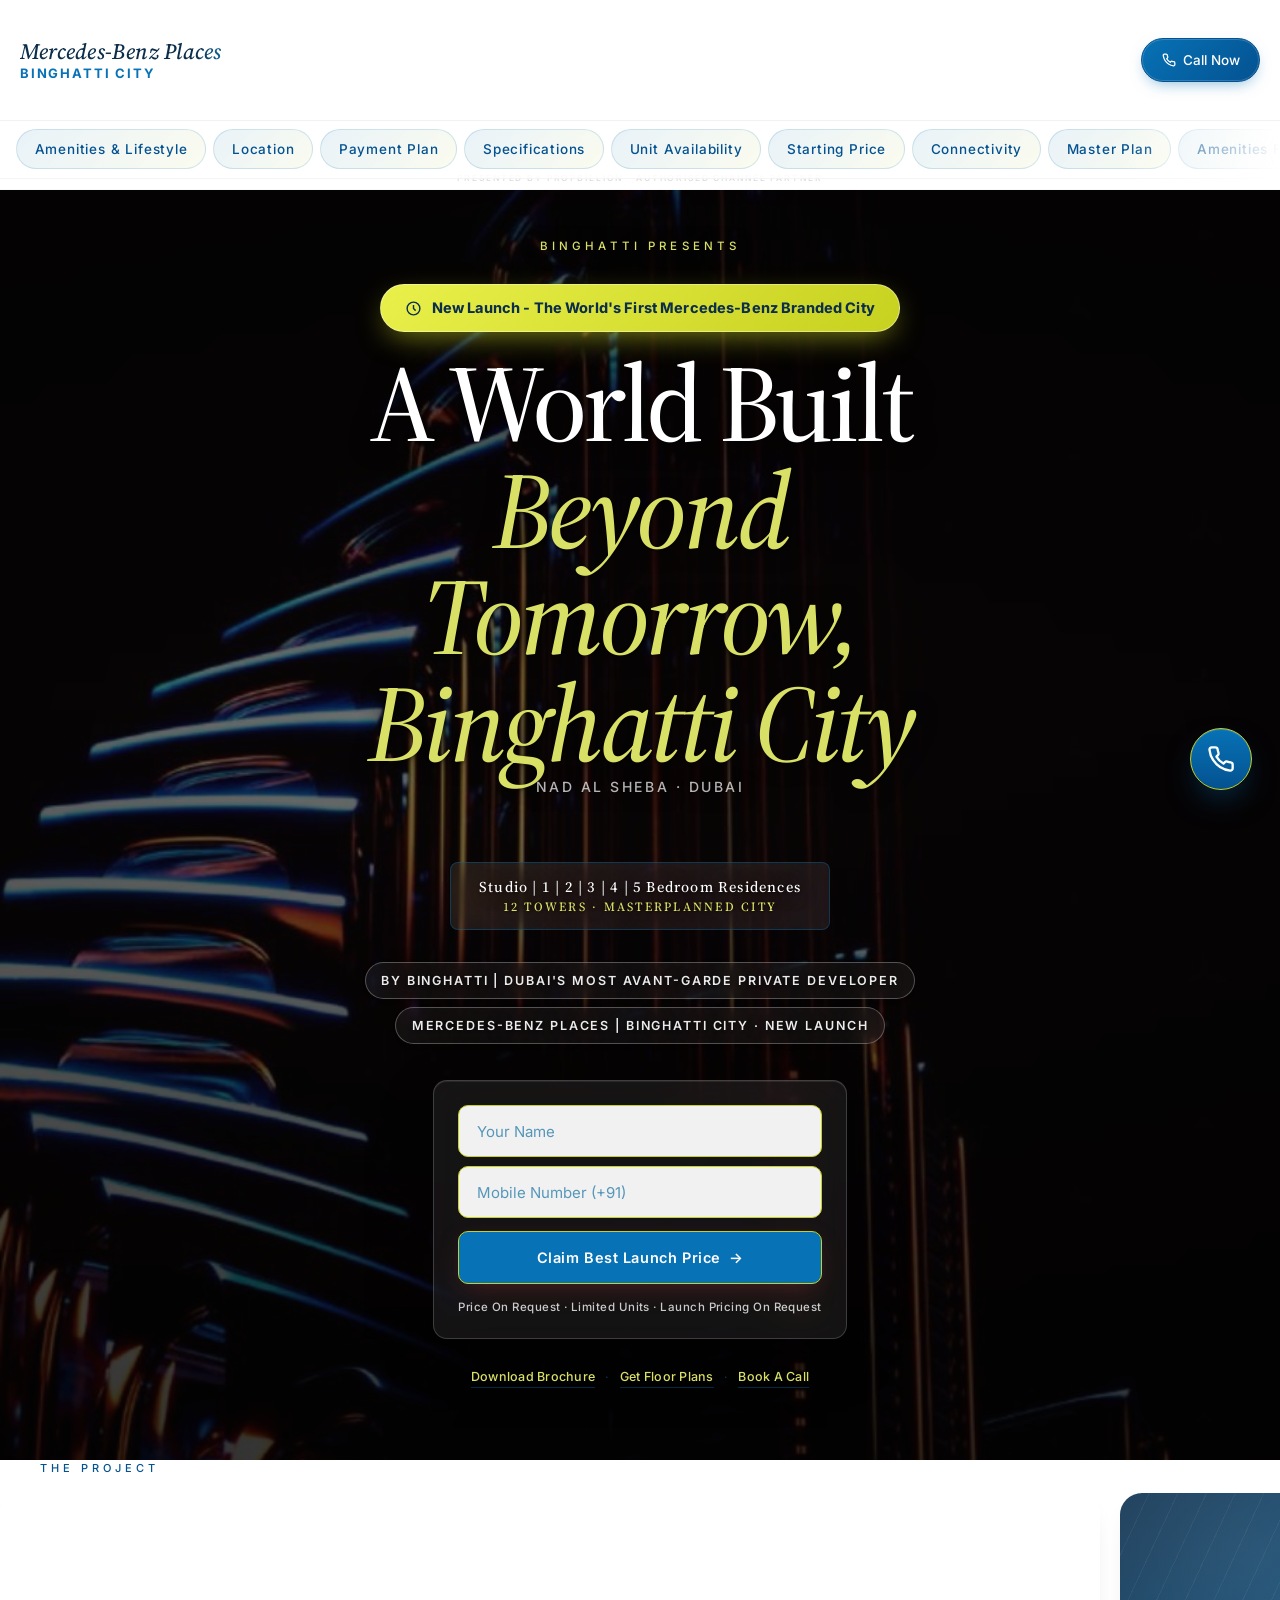
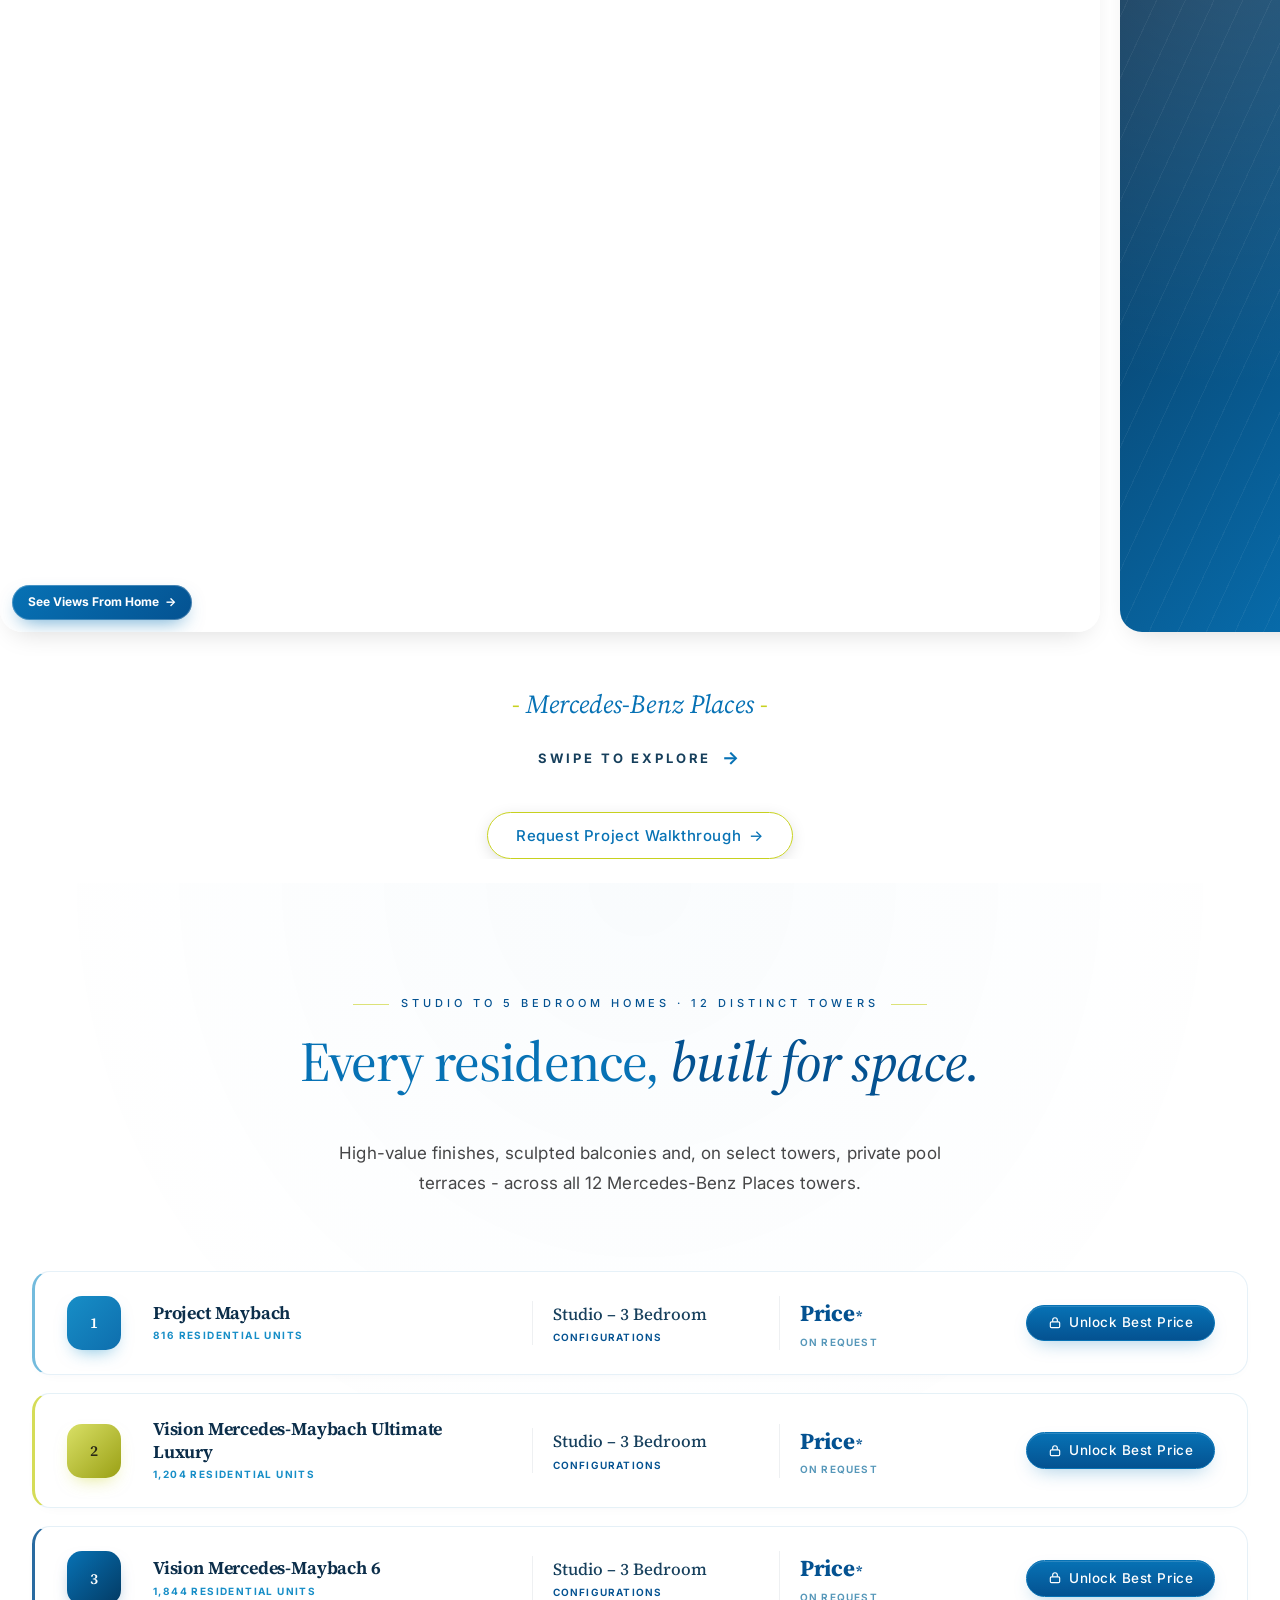
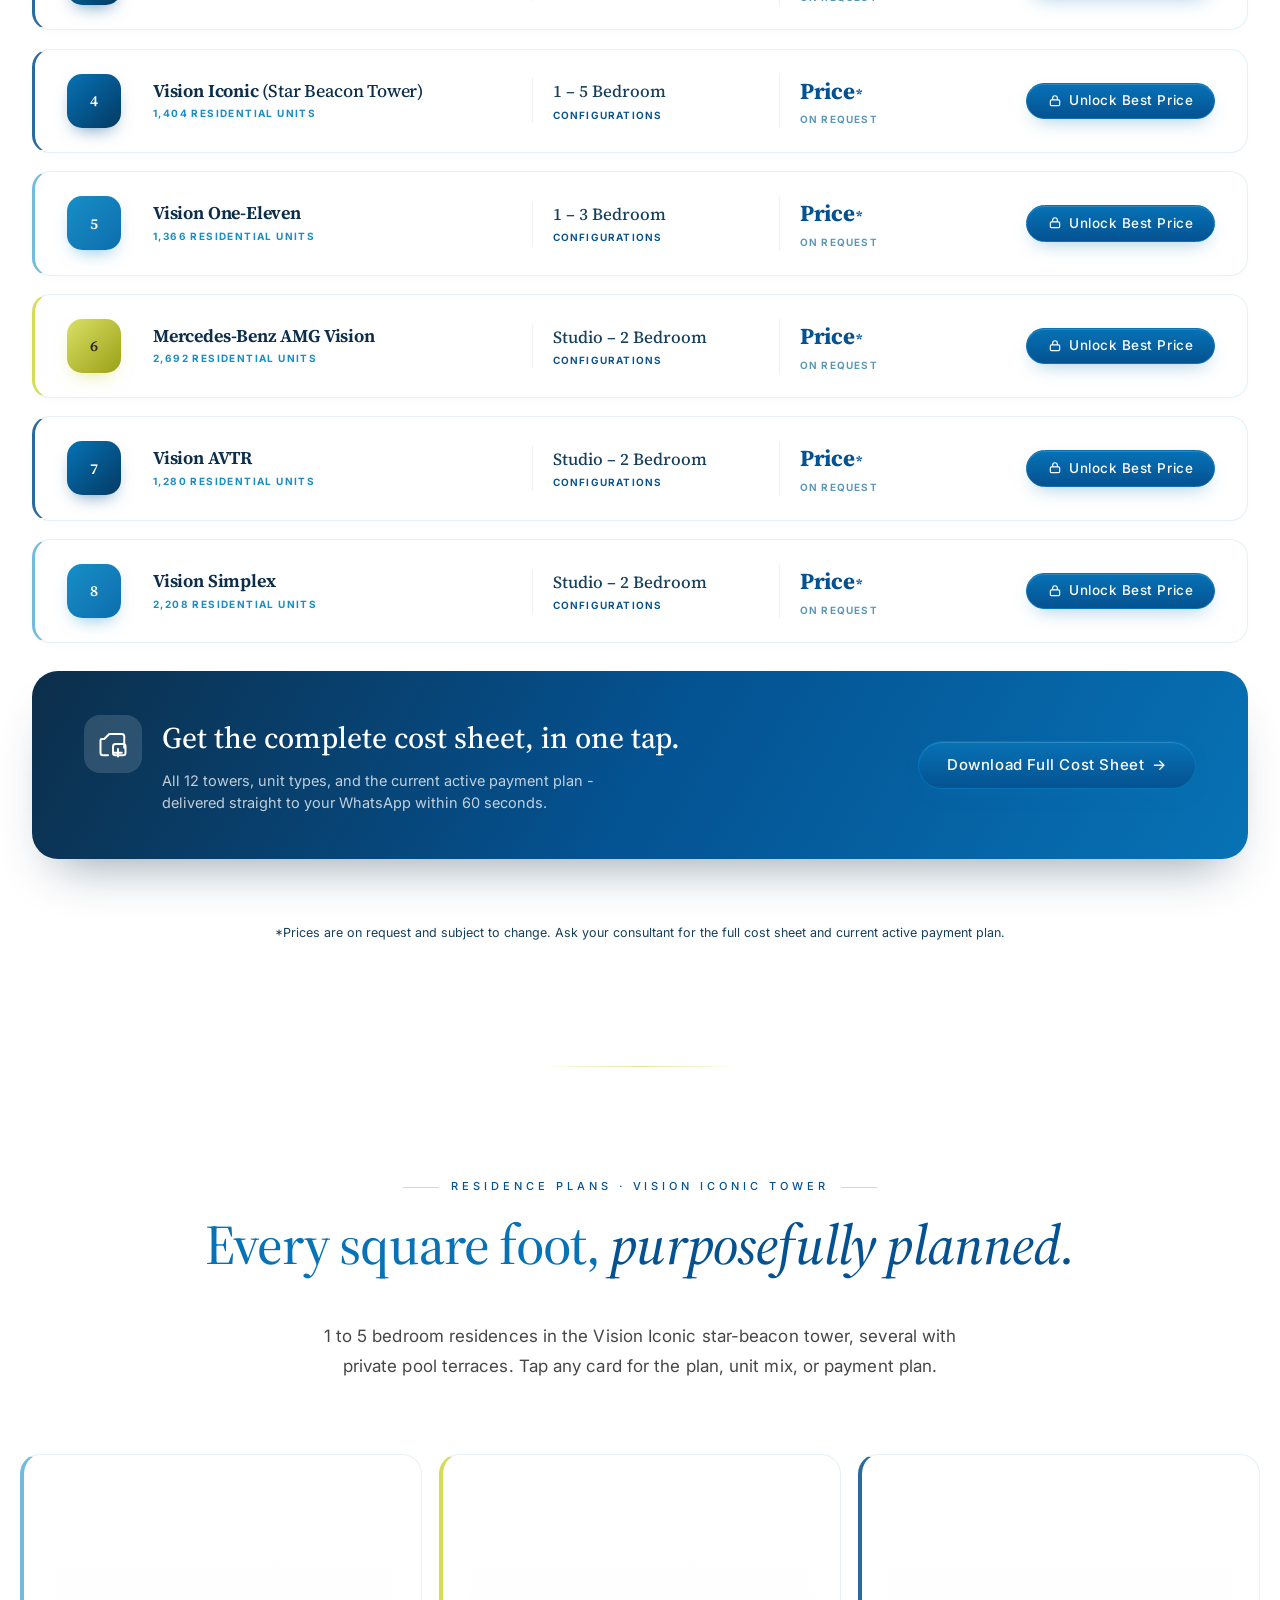
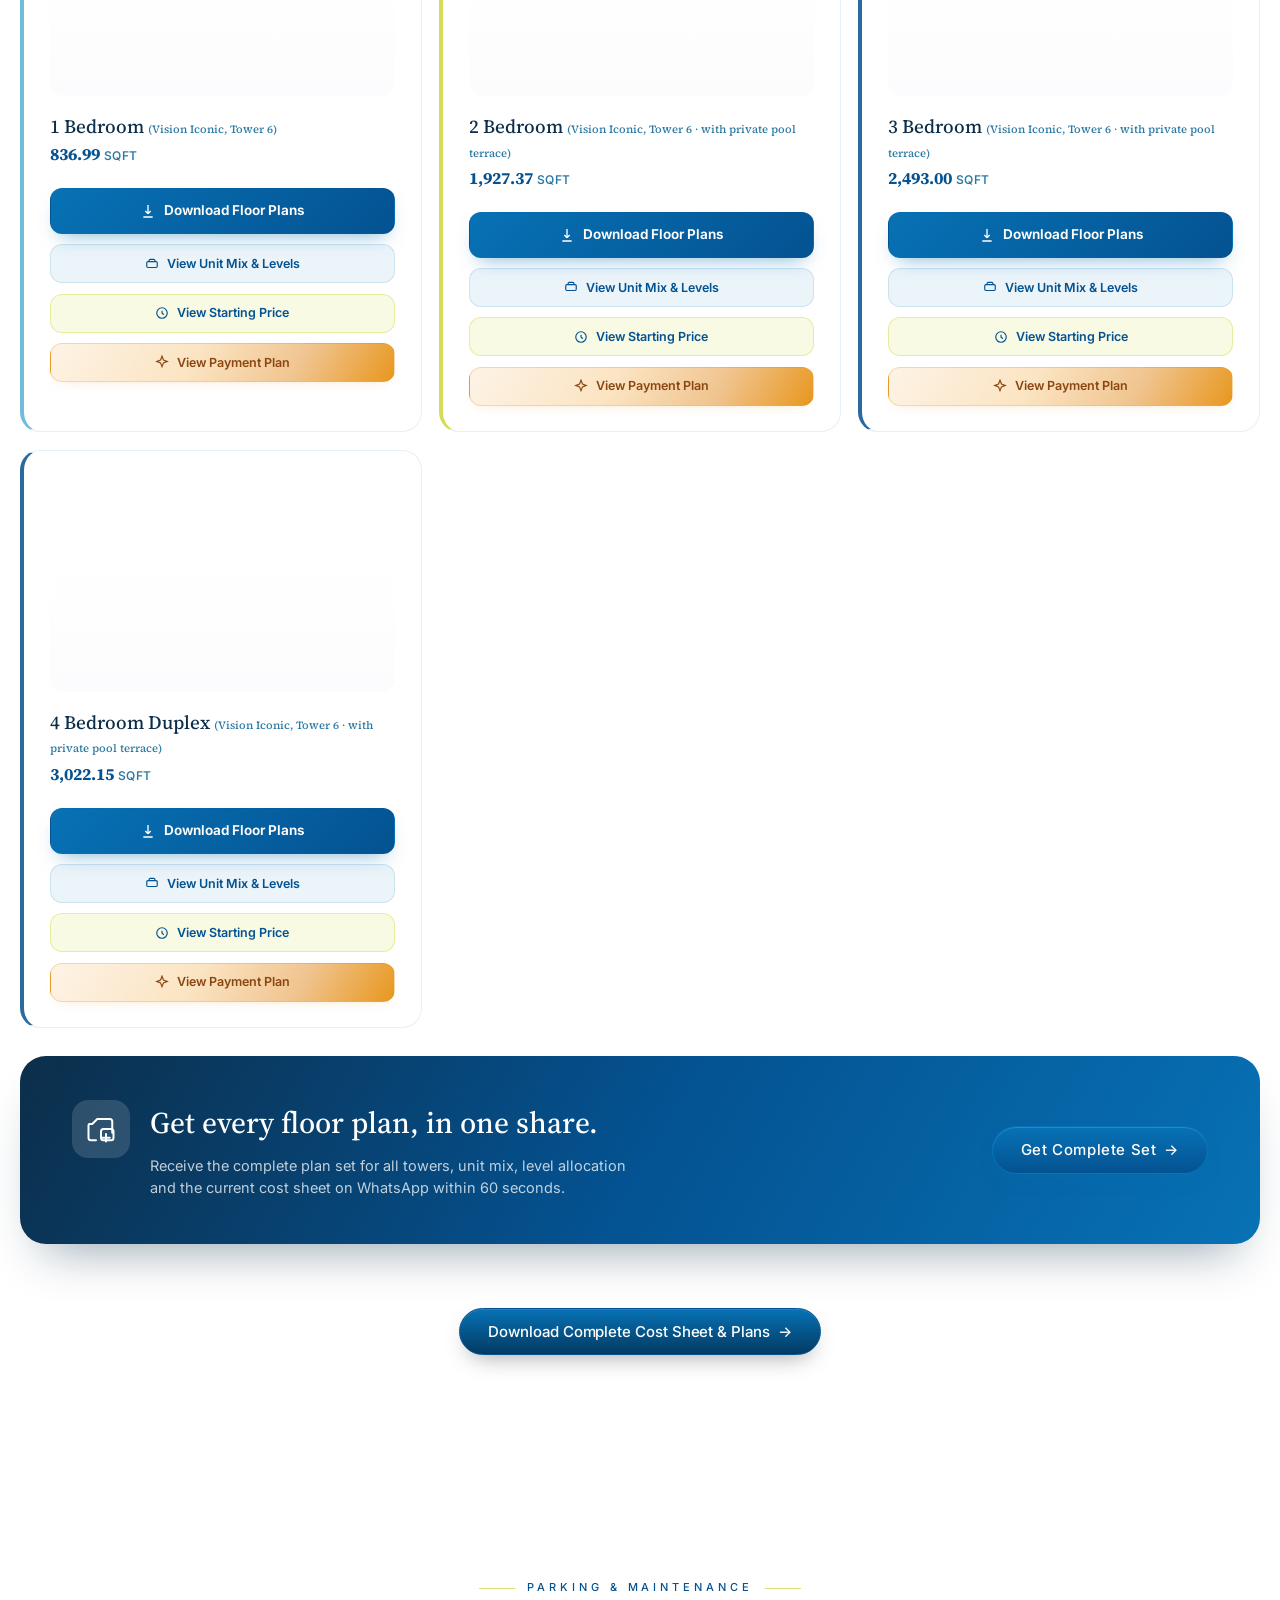
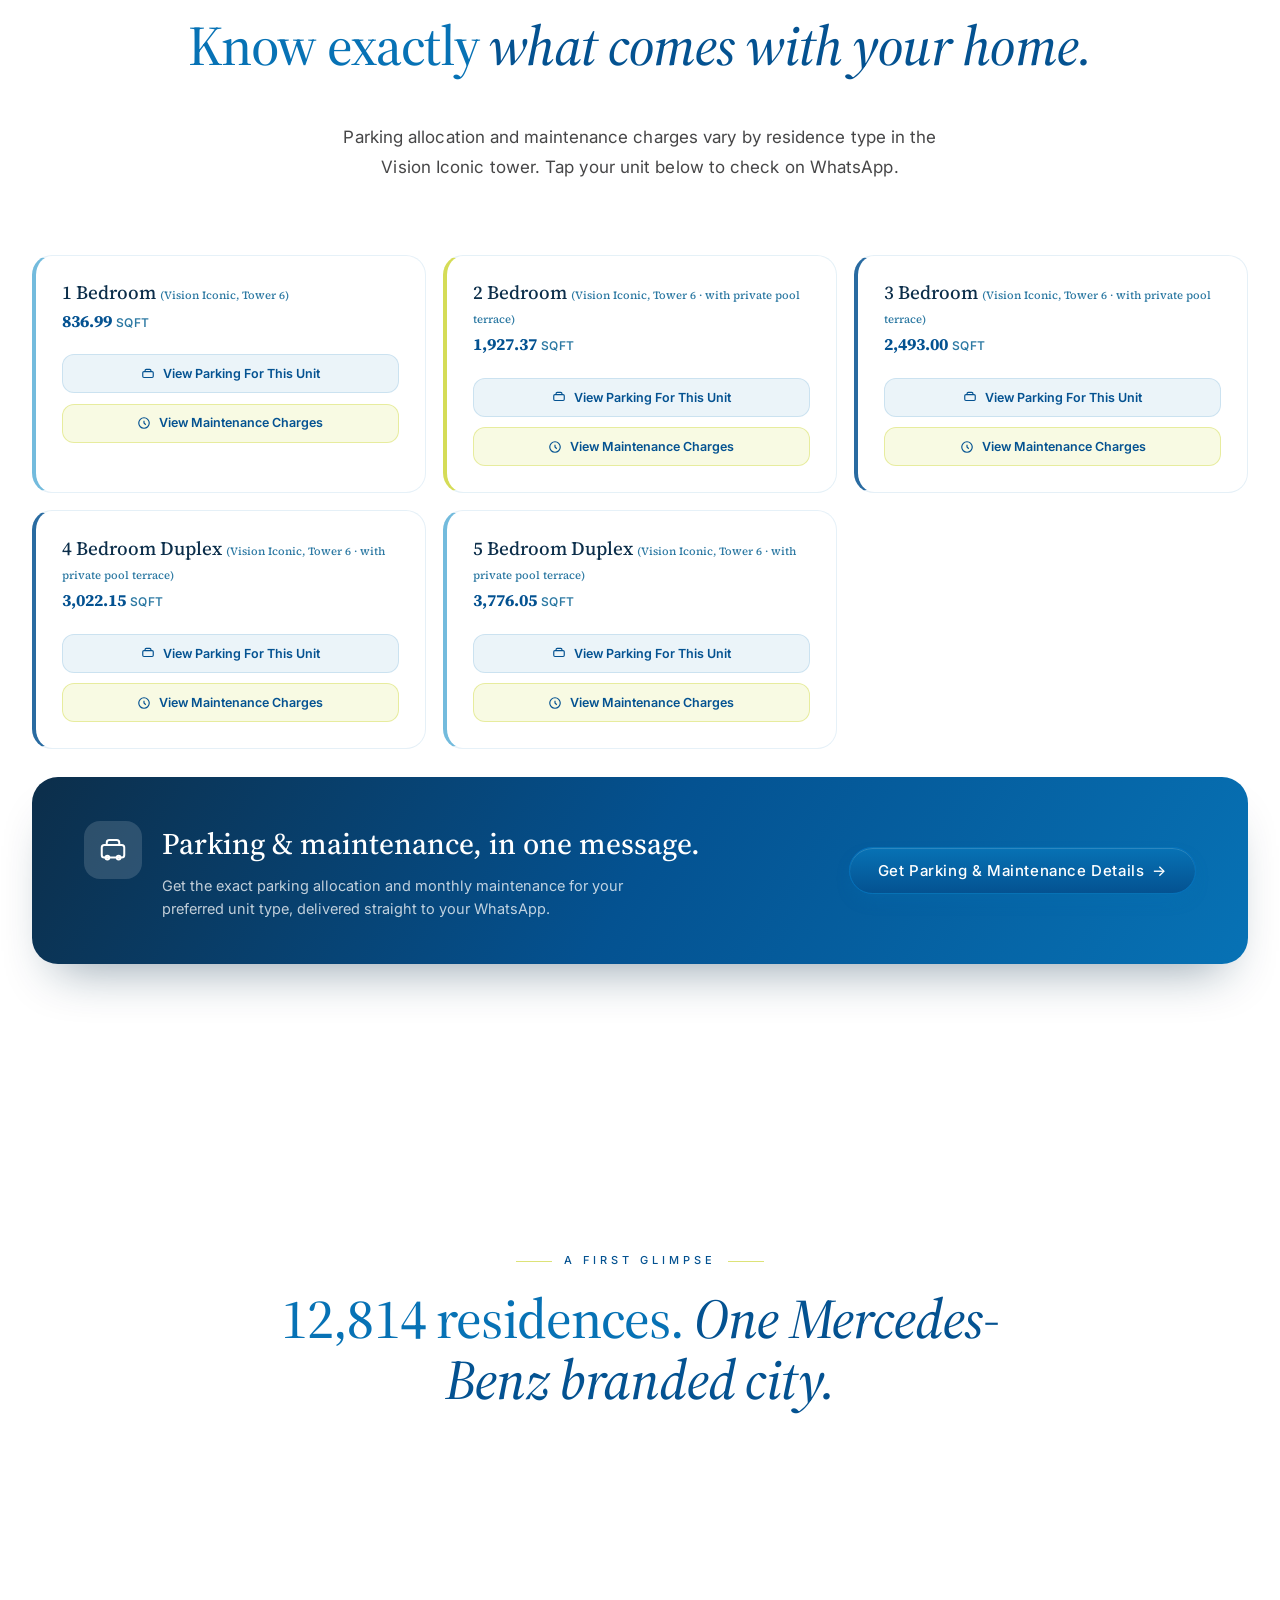
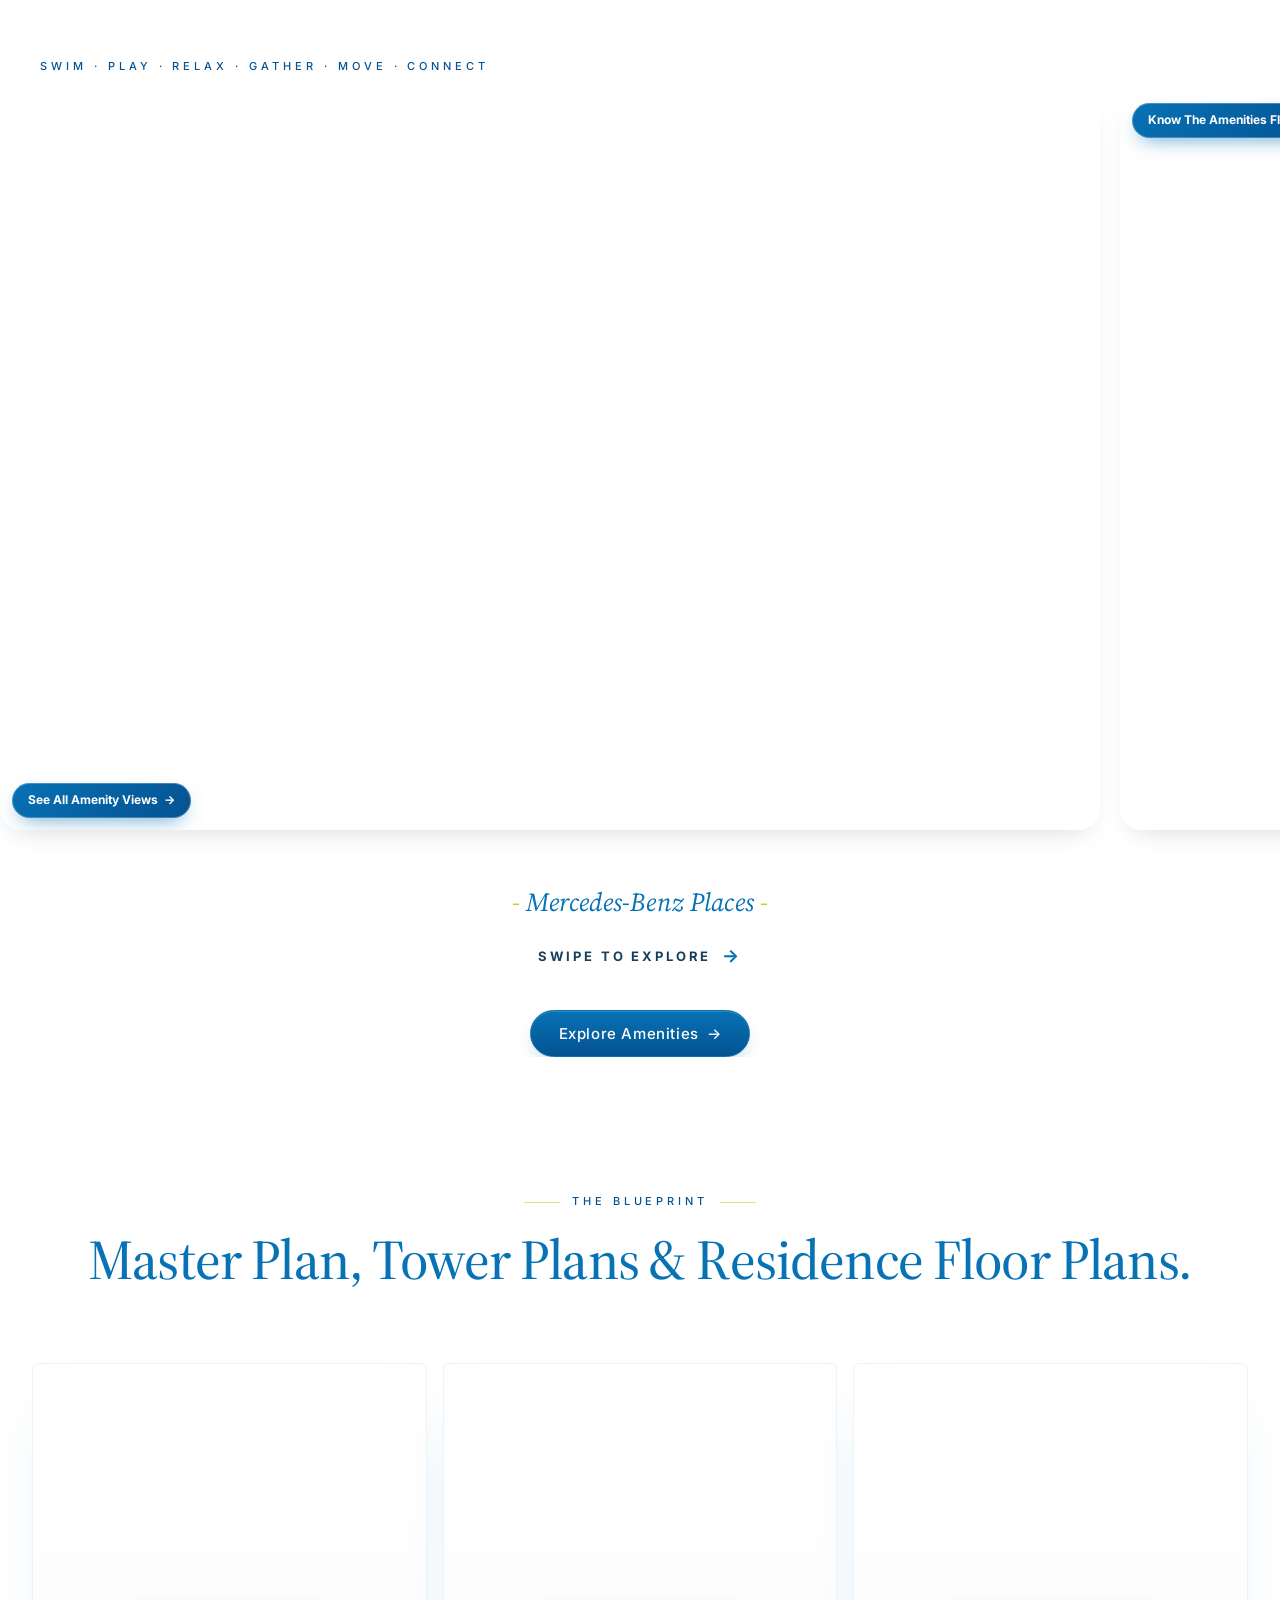
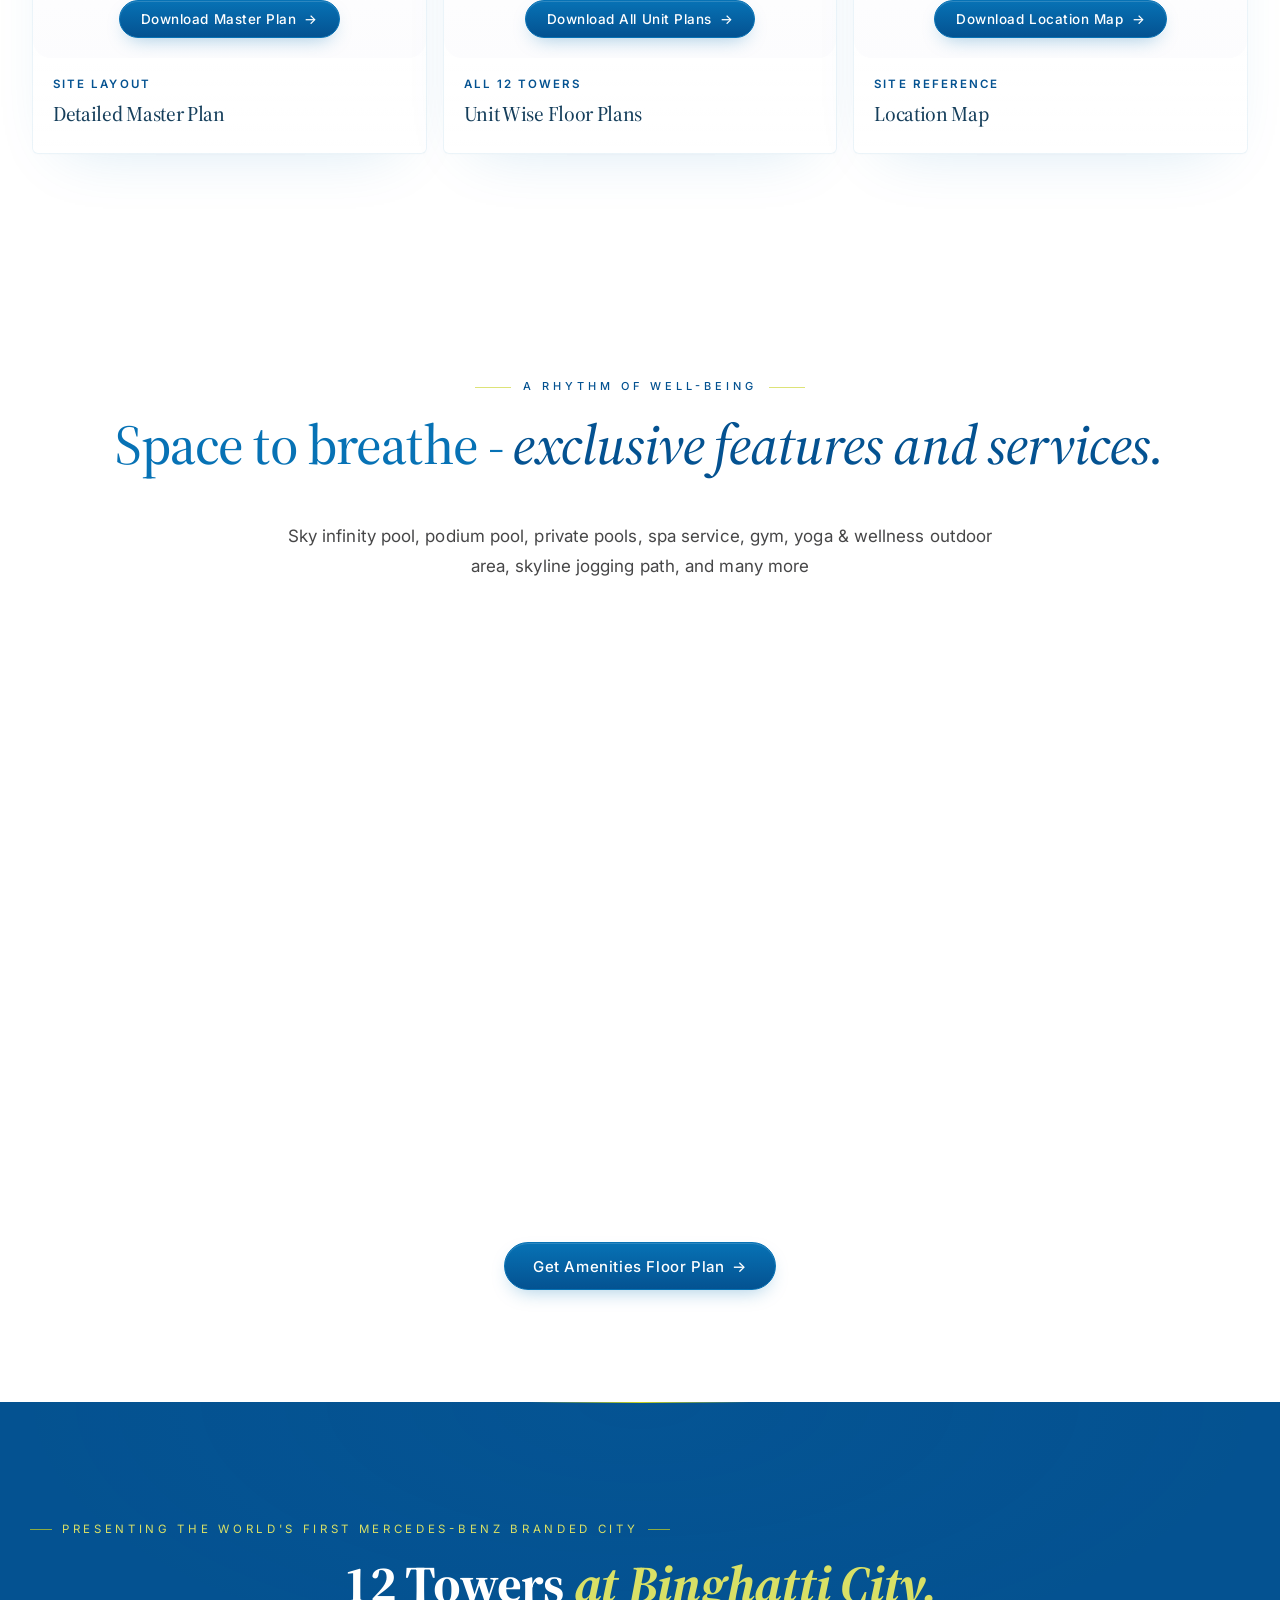
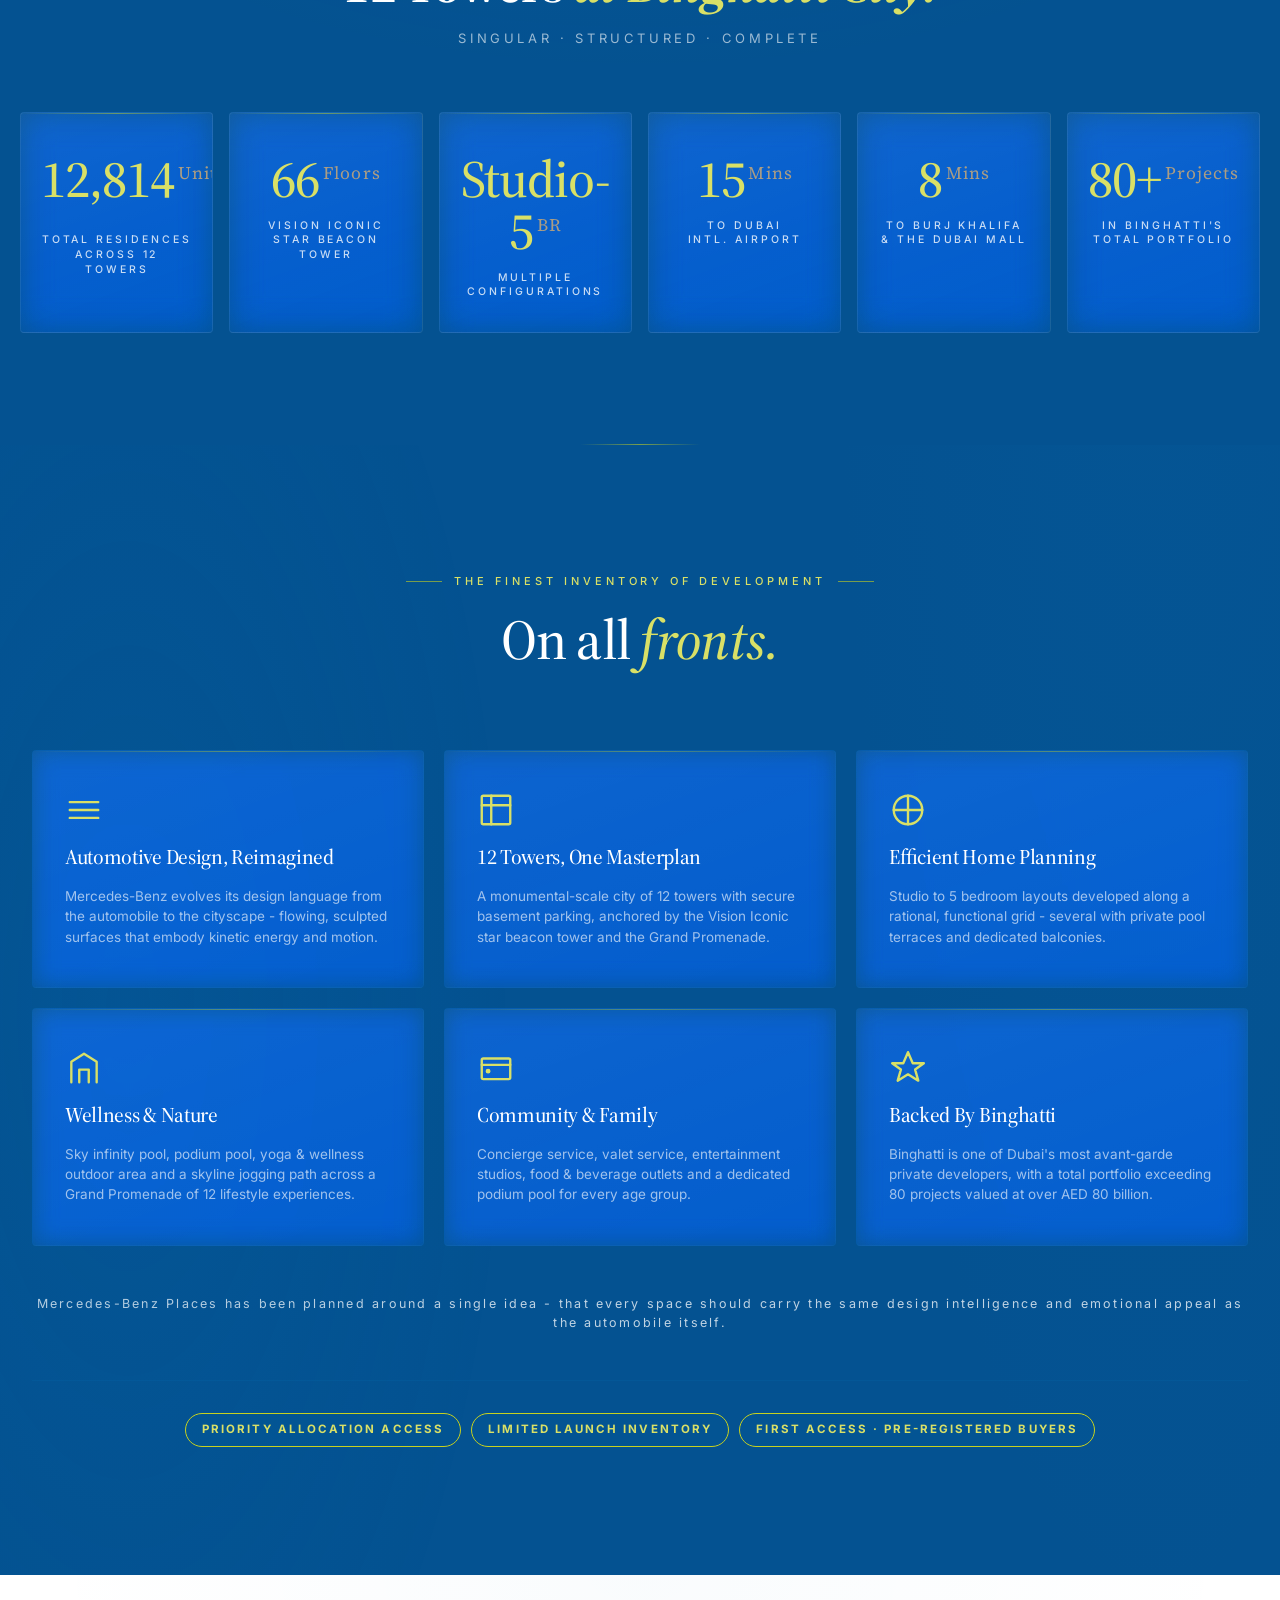
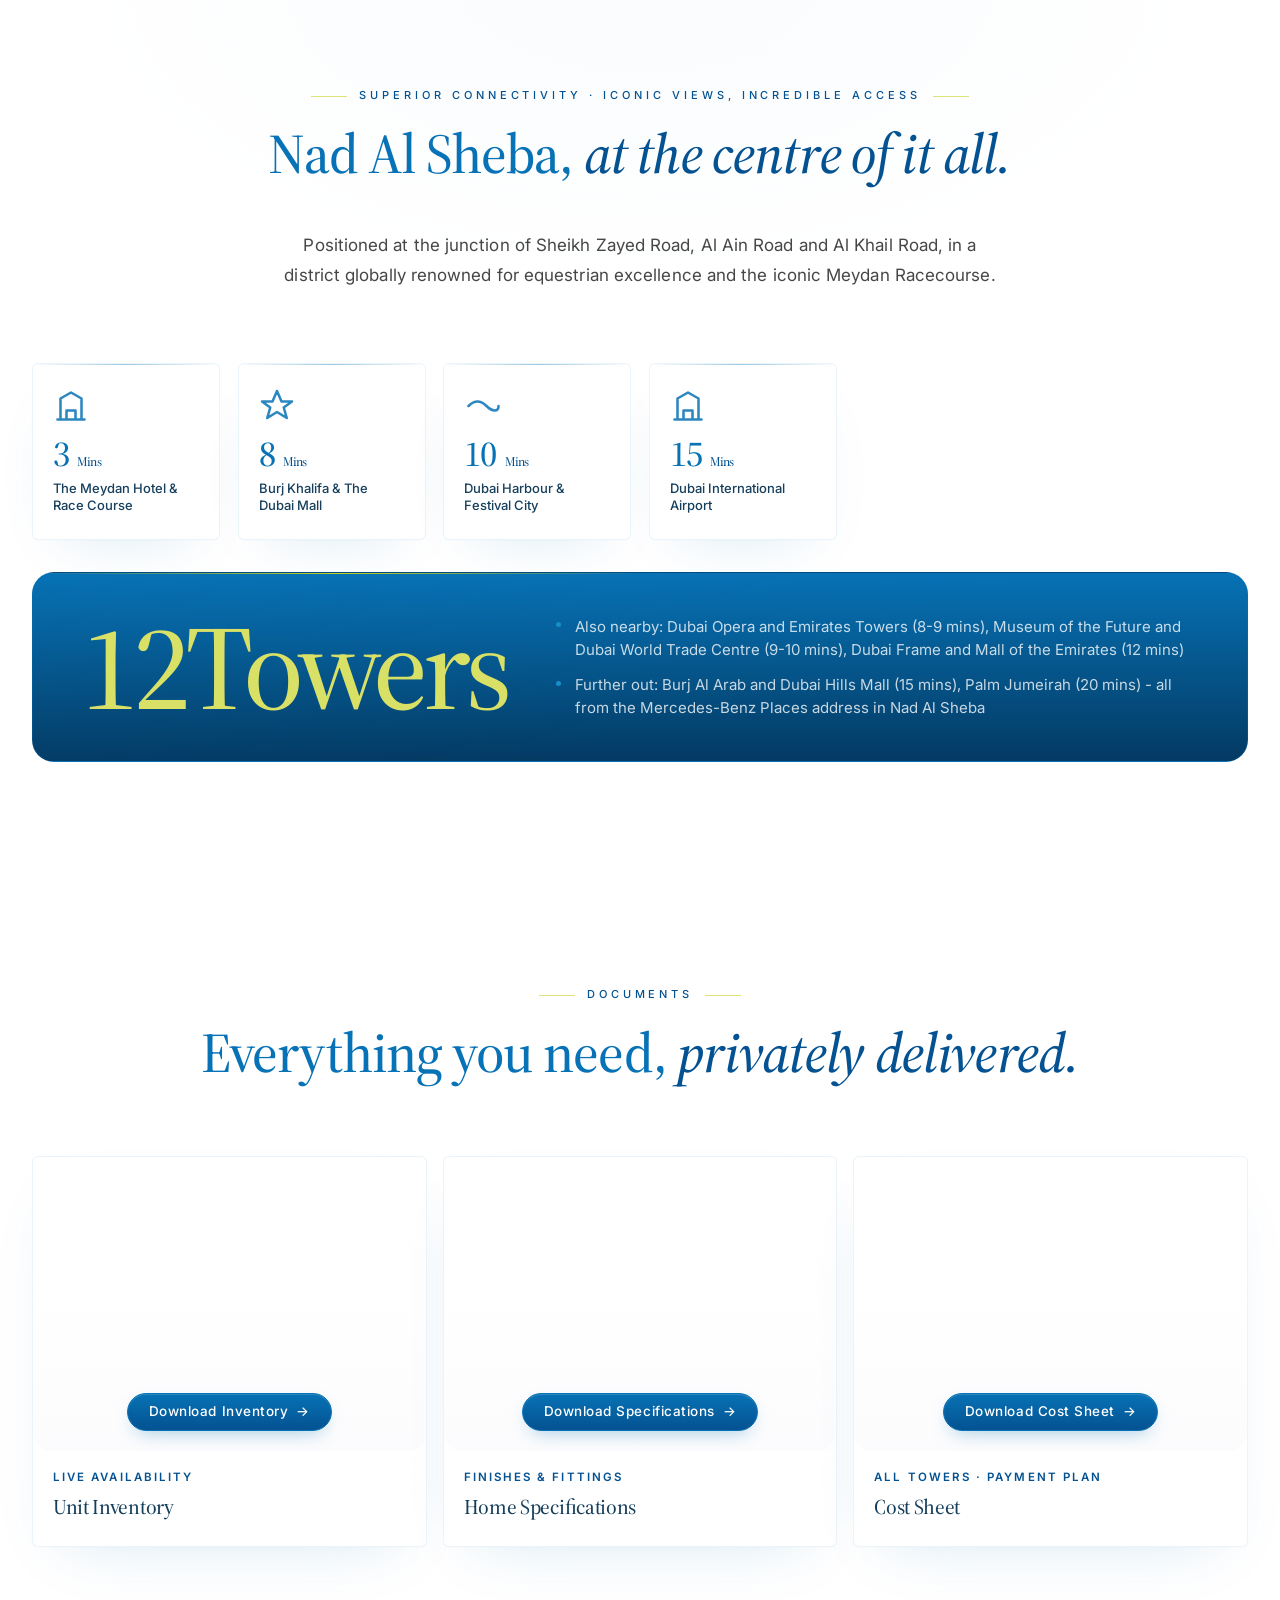
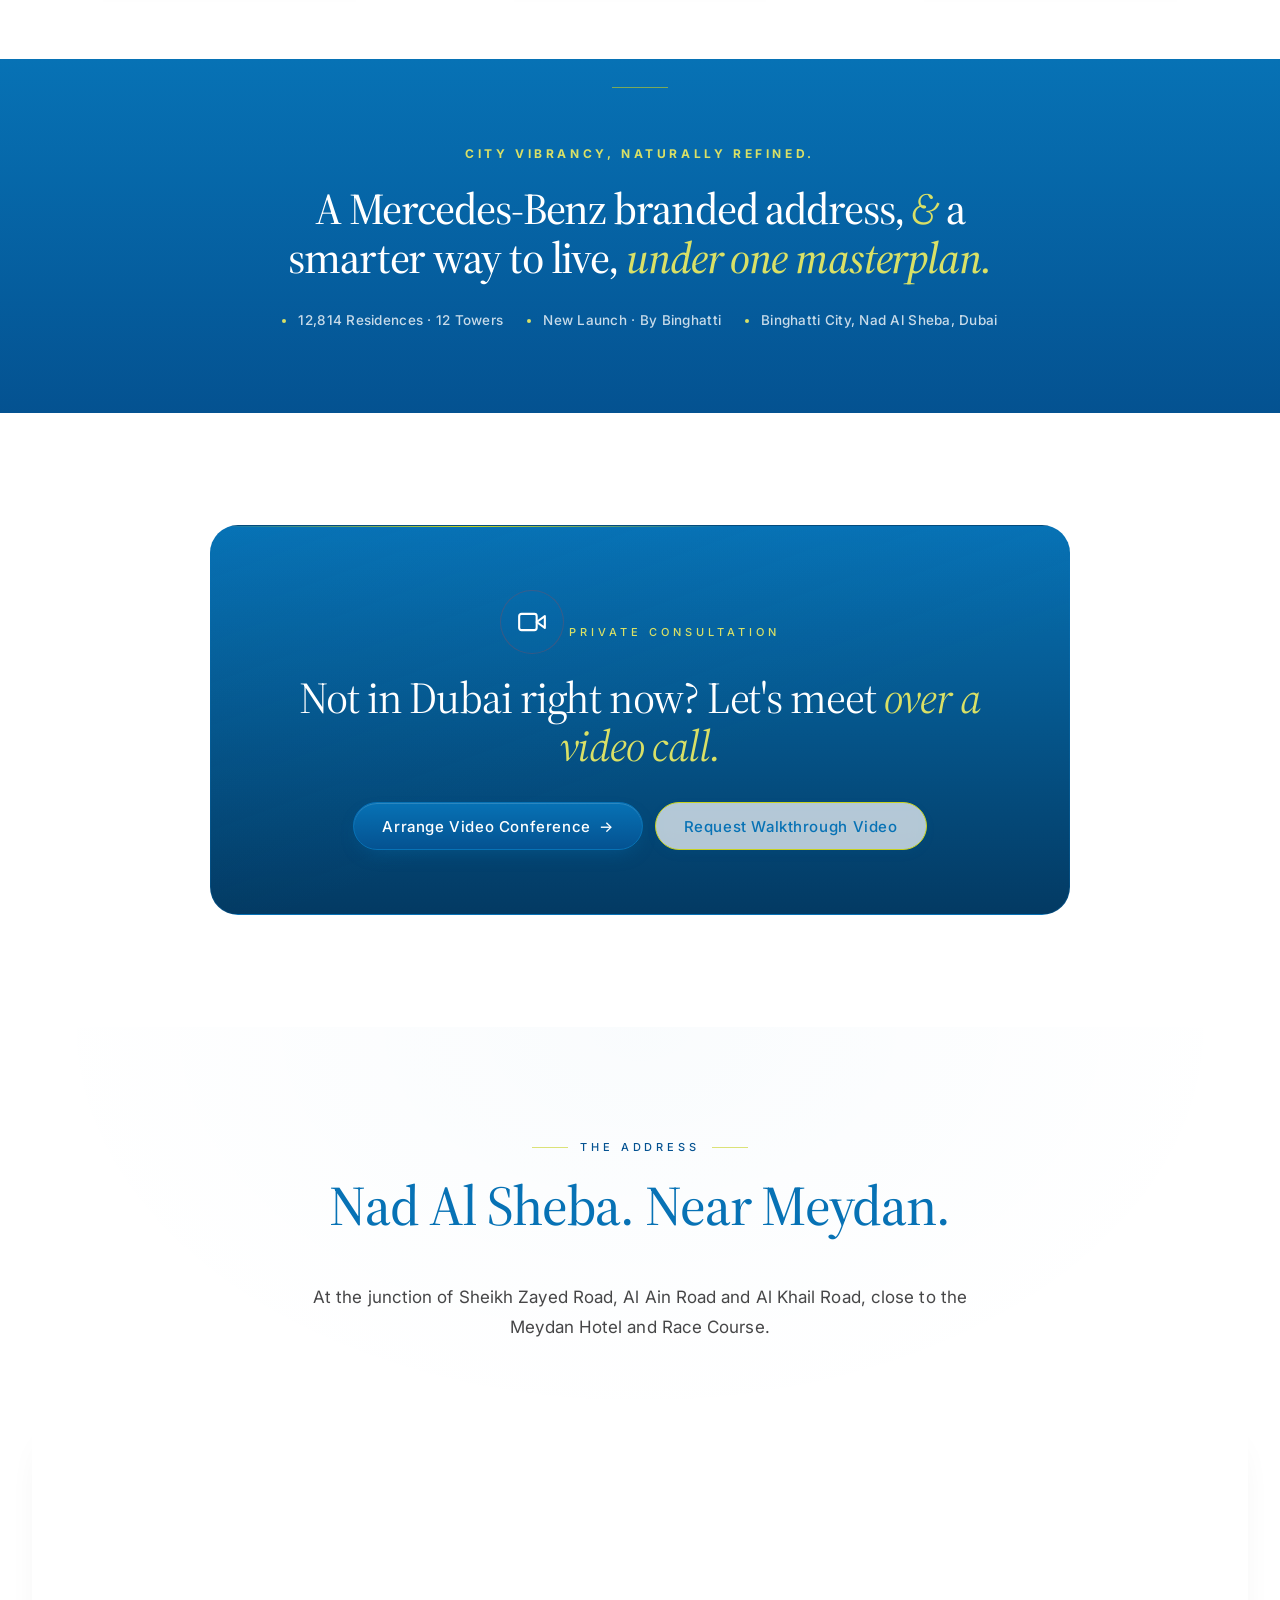
<file: binghatti-mercedesbenz/index.html>
<!DOCTYPE html>
<html lang="en">
<head>
<meta charset="UTF-8">
<meta name="viewport" content="width=device-width, initial-scale=1.0, maximum-scale=5">
<title>Mercedes-Benz Places · Binghatti City | By BINGHATTI | Studio to 5 Bedroom Residences</title>
<meta name="description" content="Mercedes-Benz Places | Binghatti City - the world's first Mercedes-Benz branded city. Studio to 5 bedroom residences across 12 towers in Nad Al Sheba, Dubai, by Binghatti. Price on request.">

<!-- Performance hints -->
<link rel="preconnect" href="https://fonts.googleapis.com">
<link rel="preconnect" href="https://fonts.gstatic.com" crossorigin>
<link rel="dns-prefetch" href="https://wa.me">
<link rel="preload" as="image" href="WhatsApp Image 2026-09-13 at 09.41.40.jpeg" fetchpriority="high">
<link rel="preload" as="style" href="styles.css">

<!-- Inline critical font-display hint -->
<style>
  /* Critical: prevent FOUT shift */
  html { font-family: -apple-system, BlinkMacSystemFont, 'Segoe UI', system-ui, sans-serif; }
  /* Critical: hero placeholder background while image loads */
  .hero { background: #1a1112; }
  .hero2 { background: #fbfbfd; }
  /* Critical: prevent layout shift on hero img */
  .hero-bg img, .hero2-img { background: #1a1112; }
  img { content-visibility: auto; }
</style>

<!-- Open Graph -->
<meta property="og:title" content="Mercedes-Benz Places · Binghatti City · By BINGHATTI">
<meta property="og:description" content="The world's first Mercedes-Benz branded city. Studio to 5 bedroom residences across 12 towers in Nad Al Sheba, Dubai, by Binghatti.">
<meta property="og:image" content="WhatsApp Image 2026-09-13 at 09.41.40.jpeg">
<meta property="og:type" content="website">
<meta name="theme-color" content="#0B0B0C">

<!-- Favicon - Mercedes-Benz Places gold M on dark -->
<link rel="icon" type="image/svg+xml" href="data:image/svg+xml,%3Csvg xmlns='http://www.w3.org/2000/svg' viewBox='0 0 64 64'%3E%3Crect width='64' height='64' rx='4' fill='%230B1E3D'/%3E%3Ctext x='32' y='45' text-anchor='middle' font-family='Georgia,serif' font-style='italic' font-size='36' font-weight='500' fill='%23C9A64A'%3EM%3C/text%3E%3C/svg%3E">

<!-- Fonts: Source Serif 4 (display) + Inter (body) - Adobe's signature pairing -->
<link href="https://fonts.googleapis.com/css2?family=Source+Serif+4:opsz,wght@8..60,400;8..60,500;8..60,600;8..60,700&family=Inter:wght@400;500;600;700&display=swap" rel="stylesheet">

<link rel="stylesheet" href="styles.css">
  <!-- Google tag (gtag.js) -->
<script async src="https://www.googletagmanager.com/gtag/js?id=AW-17833027272"></script>
<script>
  window.dataLayer = window.dataLayer || [];
  function gtag(){dataLayer.push(arguments);}
  gtag('js', new Date());
  gtag('config', 'AW-17833027272');
</script>
</head>
<body>

<!-- ============================ HEADER ============================ -->
<header class="header" id="top">
  <div class="header-row">
        <a href="#top" class="brand-logo-text" aria-label="Mercedes-Benz Places Binghatti City Home">
      <span class="brand-wordmark brand-shine">Mercedes-Benz Places</span>
      <span class="brand-sub">Binghatti City</span>
    </a>
    <a href="tel:+918208749700" class="header-cta header-cta-call-blue" aria-label="Call Mercedes-Benz Places Binghatti City">
      <svg width="14" height="14" viewBox="0 0 24 24" fill="none" stroke="currentColor" stroke-width="2.2" stroke-linecap="round" stroke-linejoin="round" aria-hidden="true">
        <path d="M22 16.92v3a2 2 0 0 1-2.18 2 19.79 19.79 0 0 1-8.63-3.07 19.5 19.5 0 0 1-6-6 19.79 19.79 0 0 1-3.07-8.67A2 2 0 0 1 4.11 2h3a2 2 0 0 1 2 1.72c.127.96.361 1.903.7 2.81a2 2 0 0 1-.45 2.11L8.09 9.91a16 16 0 0 0 6 6l1.27-1.27a2 2 0 0 1 2.11-.45c.907.339 1.85.573 2.81.7A2 2 0 0 1 22 16.92z"></path>
      </svg>
      <span class="header-cta-text">Call Now</span>
    </a>
  </div>
</header>

<!-- ============================ SEGMENTED ACTION BAR (below header) ============================ -->
<div class="action-bar-wrap">
  <nav class="action-bar" aria-label="Quick actions">
    <a href="https://wa.me/918857090799?text=Send%20me%20Mercedes-Benz%20Places%20amenities%20and%20lifestyle%20details" target="_blank" rel="noopener" class="action-chip">Amenities &amp; Lifestyle</a>
    <a href="https://wa.me/918857090799?text=Send%20me%20exact%20Mercedes-Benz%20Places%20Binghatti%20City%20location" target="_blank" rel="noopener" class="action-chip">Location</a>
    <a href="https://wa.me/918857090799?text=Send%20me%20the%20Mercedes-Benz%20Places%20payment%20plan" target="_blank" rel="noopener" class="action-chip">Payment Plan</a>
    <a href="https://wa.me/918857090799?text=Send%20me%20Mercedes-Benz%20Places%20specifications%20and%20material%20board" target="_blank" rel="noopener" class="action-chip">Specifications</a>
    <a href="https://wa.me/918857090799?text=How%20many%20units%20are%20available%20at%20Mercedes-Benz%20Places%20Binghatti%20City%3F" target="_blank" rel="noopener" class="action-chip">Unit Availability</a>
    <a href="https://wa.me/918857090799?text=What%20is%20the%20starting%20price%20at%20Mercedes-Benz%20Places%20Binghatti%20City%3F" target="_blank" rel="noopener" class="action-chip">Starting Price</a>
    <a href="https://wa.me/918857090799?text=Send%20me%20Mercedes-Benz%20Places%20connectivity%20and%20distance%20details" target="_blank" rel="noopener" class="action-chip">Connectivity</a>
    <a href="https://wa.me/918857090799?text=Send%20me%20the%20Mercedes-Benz%20Places%20master%20plan%20and%20location%20map" target="_blank" rel="noopener" class="action-chip">Master Plan</a>
        <a href="https://wa.me/918857090799?text=Send%20me%20Mercedes-Benz%20Places%20amenities%20floor%20details" target="_blank" rel="noopener" class="action-chip">Amenities Floor</a>

    <a href="https://wa.me/918857090799?text=Send%20me%20Mercedes-Benz%20Places%20configuration%20and%20floor%20plans" target="_blank" rel="noopener" class="action-chip">Unit Plans</a>
    <a href="https://wa.me/918857090799?text=Send%20me%20Mercedes-Benz%20Places%20full%20amenities%20list" target="_blank" rel="noopener" class="action-chip">World Class Amenities</a>
    <a href="https://wa.me/918857090799?text=Send%20me%20the%20Mercedes-Benz%20Places%20e-brochure" target="_blank" rel="noopener" class="action-chip">E-Brochure</a>
  </nav>
</div>

<!-- ============================ MICRO STRIP (PROPBILLION - ghost visibility) ============================ -->
<div class="page-offset">
  <div style="background: var(--bone); padding: 4px 1rem; text-align: center; border-bottom: 1px solid rgba(0,0,0,0.025);">
    <p style="font-size: 8.5px; letter-spacing: 0.22em; text-transform: uppercase; color: rgba(94,94,99,0.22); font-weight: 500; margin: 0;">
      Presented by PROPBILLION · Authorised Channel Partner
    </p>
  </div>
</div>

<!-- ============================ HERO (FULL BACKGROUND) ============================ -->
<section class="hero">
  <div class="hero-bg">
    <img class="hero-bg-video" src="WhatsApp Image 2026-09-13 at 09.41.40.jpeg" width="1920" height="1080" alt="Mercedes-Benz Places Binghatti City aerial view at dusk" fetchpriority="high">
  </div>
  <div class="hero-inner hero-inner-v2">
    <span class="hero-presents reveal">BINGHATTI Presents</span>

    <div class="hero-token-pill reveal">
      <svg viewBox="0 0 24 24" fill="none" stroke="currentColor" stroke-width="2"><circle cx="12" cy="12" r="9"/><path d="M12 7v5l3 3"/></svg>
      New Launch - The World's First Mercedes-Benz Branded City
    </div>

    <h1 class="hero-mainline reveal reveal-d1">
      A World Built <em>Beyond Tomorrow, Binghatti City</em>
    </h1>


    <p class="hero-support reveal reveal-d2">
      Nad Al Sheba &middot; Dubai
    </p>

    <p class="hero-headline-v2 hero-config-pill reveal reveal-d2">
  Studio  |  1  |  2  |  3  |  4  |  5 Bedroom Residences <br><em>12 Towers · Masterplanned City</em>
</p>

    <ul class="hero-usp-strip reveal reveal-d3">
      <li>BY BINGHATTI | DUBAI'S MOST AVANT-GARDE PRIVATE DEVELOPER</li>
    
      <li>MERCEDES-BENZ PLACES | BINGHATTI CITY · NEW LAUNCH</li>
    </ul>

    <!-- INLINE HERO FORM -->
    <form id="heroForm" class="hero-form reveal reveal-d3">
      <div class="hf-fields">
        <input id="hf_name" type="text" placeholder="Your Name" class="hf-input" required>
        <input id="hf_mob" type="tel" placeholder="Mobile Number (+91)" class="hf-input" required>
      </div>
      <button type="submit" class="hf-submit">Claim Best Launch Price <span>→</span></button>
      <p class="hf-trust">Price On Request · Limited Units · Launch Pricing On Request</p>
    </form>

    <div class="hero-secondary-ctas reveal reveal-d3">
      <a href="https://wa.me/918857090799?text=I'd%20like%20the%20Mercedes-Benz%20Places%20Binghatti%20City%20brochure" target="_blank" rel="noopener" class="hsc-link">Download Brochure</a>
      <span class="hsc-divider" aria-hidden="true">·</span>
      <a href="https://wa.me/918857090799?text=Send%20me%20Mercedes-Benz%20Places%20floor%20plans" target="_blank" rel="noopener" class="hsc-link">Get Floor Plans</a>
      <span class="hsc-divider" aria-hidden="true">·</span>
      <a href="https://wa.me/918857090799?text=I%20want%20to%20book%20a%20call%20about%20Mercedes-Benz%20Places%20Binghatti%20City" target="_blank" rel="noopener" class="hsc-link">Book A Call</a>
    </div>
  </div>
</section>

<!-- Gallery: The Project (moved right after Hero so customer sees photos first) -->
<div class="auto-gallery" data-autoslide="true" style="margin-top: 0;">
  <div class="ag-label">
    <span class="eyebrow" style="margin-bottom: 0; color: var(--gold-deep);">The Project</span>
  </div>
  <div class="ag-track" data-track>
    <div class="ag-slide" data-caption="Mercedes-Benz Places"><img src="WhatsApp Image 2026-09-13 at 06.54.30 (11).jpeg" alt="Mercedes-Benz Places Binghatti City towers at dusk with Dubai skyline" width="900" height="600" loading="lazy" decoding="async"><a href="https://wa.me/918857090799?text=What%20views%20will%20I%20get%20from%20my%20apartment%20at%20Mercedes-Benz%20Places%3F" target="_blank" rel="noopener" class="ag-slide-tag">See Views From Home <span>→</span></a></div>
    <div class="ag-slide ag-slide-cta" data-caption="New Launch Offer">
      <div class="ag-token-card">
        <span class="atc-badge">Limited Period Offer</span>
        <h4>New Launch Now Live</h4>
        <p>Register your interest for priority allocation and your preferred unit at Mercedes-Benz Places, before the next release opens.</p>
        <a href="https://wa.me/918857090799?text=I%20want%20to%20know%20more%20about%20the%20Mercedes-Benz%20Places%20launch%20offer%20and%20payment%20plan" target="_blank" rel="noopener" class="btn btn-sm ag-token-cta">Secure Launch Pricing <span>→</span></a>
      </div>
    </div>
    <div class="ag-slide" data-caption="Mercedes-Benz Places"><img src="WhatsApp Image 2026-09-13 at 06.54.30 (5).jpeg" alt="Mercedes-Benz Places - Aerial view of Binghatti City masterplan with 12 towers" width="900" height="600" loading="lazy" decoding="async"><a href="https://wa.me/918857090799?text=Send%20me%20the%20Mercedes-Benz%20Places%20master%20plan" target="_blank" rel="noopener" class="ag-slide-tag">See The Masterplan <span>→</span></a></div>
    <div class="ag-slide" data-caption="Mercedes-Benz Places"><img src="WhatsApp Image 2026-09-13 at 06.54.30 (13).jpeg" alt="Mercedes-Benz Places sky infinity pool and cabanas" width="900" height="600" loading="lazy" decoding="async"><a href="https://wa.me/918857090799?text=Send%20me%20the%20full%20amenities%20list%20for%20Mercedes-Benz%20Places" target="_blank" rel="noopener" class="ag-slide-tag">Explore Amenities <span>→</span></a></div>
    <div class="ag-slide" data-caption="Mercedes-Benz Places"><img src="WhatsApp Image 2026-09-13 at 06.54.30 (15).jpeg" alt="Mercedes-Benz Places skyline jogging path aerial view" width="900" height="600" loading="lazy" decoding="async"><a href="https://wa.me/918857090799?text=Send%20me%20details%20of%20the%20jogging%20path%20and%20sports%20amenities%20at%20Mercedes-Benz%20Places" target="_blank" rel="noopener" class="ag-slide-tag">See All Amenities <span>→</span></a></div>
    <div class="ag-slide" data-caption="Mercedes-Benz Places"><img src="WhatsApp Image 2026-09-13 at 06.54.30 (2).jpeg" alt="Mercedes-Benz Places high-ceiling lobby interior with Burj Khalifa view" width="900" height="600" loading="lazy" decoding="async"><a href="https://wa.me/918857090799?text=Send%20me%20details%20of%20the%20Mercedes-Benz%20Places%20lobby%20and%20entrance%20experience" target="_blank" rel="noopener" class="ag-slide-tag">Explore The Lobby <span>→</span></a></div>
    <div class="ag-slide" data-caption="Mercedes-Benz Places"><img src="WhatsApp Image 2026-09-13 at 06.54.30 (4).jpeg" alt="Mercedes-Benz Places balcony overlooking Binghatti City and Burj Khalifa" width="900" height="600" loading="lazy" decoding="async"><a href="https://wa.me/918857090799?text=Tell%20me%20more%20about%20the%20outdoor%20wellness%20area%20at%20Mercedes-Benz%20Places" target="_blank" rel="noopener" class="ag-slide-tag">See The Wellness Deck <span>→</span></a></div>
    <div class="ag-slide" data-caption="Mercedes-Benz Places"><img src="WhatsApp Image 2026-09-13 at 06.54.30 (7).jpeg" alt="Mercedes-Benz Places Binghatti City towers illuminated at night" width="900" height="600" loading="lazy" decoding="async"><a href="https://wa.me/918857090799?text=Tell%20me%20more%20about%20the%20Grand%20Promenade%20at%20Mercedes-Benz%20Places" target="_blank" rel="noopener" class="ag-slide-tag">See The Grand Promenade <span>→</span></a></div>
    <div class="ag-slide" data-caption="Mercedes-Benz Places"><img src="WhatsApp Image 2026-09-13 at 06.54.30 (8).jpeg" alt="Mercedes-Benz Places living room interior with automotive-inspired design" width="900" height="600" loading="lazy" decoding="async"><a href="https://wa.me/918857090799?text=Send%20me%20all%20specifications%20for%20Mercedes-Benz%20Places%20homes" target="_blank" rel="noopener" class="ag-slide-tag">View Specifications <span>→</span></a></div>
    <div class="ag-slide" data-caption="Mercedes-Benz Places"><img src="WhatsApp Image 2026-09-13 at 06.54.30 (9).jpeg" alt="Mercedes-Benz Places living room with Dubai skyline view" width="900" height="600" loading="lazy" decoding="async"><a href="https://wa.me/918857090799?text=Send%20me%20details%20about%20nearby%20connectivity%20from%20Mercedes-Benz%20Places" target="_blank" rel="noopener" class="ag-slide-tag">Explore Retail Details <span>→</span></a></div>
    <div class="ag-slide" data-caption="Mercedes-Benz Places"><img src="WhatsApp Image 2026-09-13 at 06.54.30 (10).jpeg" alt="Mercedes-Benz Places Binghatti City" width="900" height="600" loading="lazy" decoding="async"></div>
  </div>
  <div class="ag-caption-rail" data-caption-rail></div>
  <div class="ag-hint"><span>Swipe to explore</span> <span class="ag-arrow">→</span></div>
  <div class="gallery-cta-wrap">
    <a href="https://wa.me/918857090799?text=Send%20me%20the%20Mercedes-Benz%20Places%20project%20walkthrough" target="_blank" rel="noopener" class="btn btn-glass-light">Request Project Walkthrough <span>→</span></a>
  </div>
</div>

 <!-- ============================ PRICING ============================ -->
<section id="configurations" class="section bg-mist">
  <div class="container">
    <div class="section-head">
      <span class="eyebrow reveal">Studio To 5 Bedroom Homes · 12 Distinct Towers</span>
      <h2 class="h-section reveal reveal-d1">Every residence, <em>built for space.</em></h2>
      <p class="lead mt-md reveal reveal-d2" style="max-width: 640px; margin-left: auto; margin-right: auto;">
        High-value finishes, sculpted balconies and, on select towers, private pool terraces - across all 12 Mercedes-Benz Places towers.
      </p>
    </div>

    <div class="unit-list">
      <div class="unit-row-simple tier-2">
        <div class="uc-badge tier-2">1</div>
        <div>
          <div class="uc-name">Project Maybach</div>
          <div class="uc-name-tag">816 Residential Units</div>
        </div>
        <div class="uc-area">
          <div class="uc-area-value">Studio &ndash; 3 Bedroom</div>
          <div class="uc-area-label">Configurations</div>
        </div>
        <div class="uc-price">
          <div class="uc-price-value">Price<span class="uc-star">*</span></div>
          <div class="uc-price-label">On Request</div>
        </div>
        <a href="https://wa.me/918857090799?text=Unlock%20best%20price%20for%20Project%20Maybach%20Mercedes-Benz%20Places%20Binghatti%20City" target="_blank" rel="noopener" class="btn btn-glass-brand btn-sm btn-unlock"><svg viewBox="0 0 24 24" fill="none" stroke="currentColor" stroke-width="2"><rect x="4" y="10" width="16" height="10" rx="2"/><path d="M8 10V7a4 4 0 0 1 8 0v3"/></svg>Unlock Best Price</a>
      </div>
      <div class="unit-row-simple tier-3">
        <div class="uc-badge tier-3">2</div>
        <div>
          <div class="uc-name">Vision Mercedes-Maybach Ultimate Luxury</div>
          <div class="uc-name-tag">1,204 Residential Units</div>
        </div>
        <div class="uc-area">
          <div class="uc-area-value">Studio &ndash; 3 Bedroom</div>
          <div class="uc-area-label">Configurations</div>
        </div>
        <div class="uc-price">
          <div class="uc-price-value">Price<span class="uc-star">*</span></div>
          <div class="uc-price-label">On Request</div>
        </div>
        <a href="https://wa.me/918857090799?text=Unlock%20best%20price%20for%20Vision%20Mercedes-Maybach%20Ultimate%20Luxury%20Mercedes-Benz%20Places" target="_blank" rel="noopener" class="btn btn-glass-brand btn-sm btn-unlock"><svg viewBox="0 0 24 24" fill="none" stroke="currentColor" stroke-width="2"><rect x="4" y="10" width="16" height="10" rx="2"/><path d="M8 10V7a4 4 0 0 1 8 0v3"/></svg>Unlock Best Price</a>
      </div>
      <div class="unit-row-simple tier-4">
        <div class="uc-badge tier-4">3</div>
        <div>
          <div class="uc-name">Vision Mercedes-Maybach 6</div>
          <div class="uc-name-tag">1,844 Residential Units</div>
        </div>
        <div class="uc-area">
          <div class="uc-area-value">Studio &ndash; 3 Bedroom</div>
          <div class="uc-area-label">Configurations</div>
        </div>
        <div class="uc-price">
          <div class="uc-price-value">Price<span class="uc-star">*</span></div>
          <div class="uc-price-label">On Request</div>
        </div>
        <a href="https://wa.me/918857090799?text=Unlock%20best%20price%20for%20Vision%20Mercedes-Maybach%206%20Mercedes-Benz%20Places" target="_blank" rel="noopener" class="btn btn-glass-brand btn-sm btn-unlock"><svg viewBox="0 0 24 24" fill="none" stroke="currentColor" stroke-width="2"><rect x="4" y="10" width="16" height="10" rx="2"/><path d="M8 10V7a4 4 0 0 1 8 0v3"/></svg>Unlock Best Price</a>
      </div>
      <div class="unit-row-simple tier-4">
        <div class="uc-badge tier-4">4</div>
        <div>
          <div class="uc-name">Vision Iconic <span style="font-weight:500;">(Star Beacon Tower)</span></div>
          <div class="uc-name-tag">1,404 Residential Units</div>
        </div>
        <div class="uc-area">
          <div class="uc-area-value">1 &ndash; 5 Bedroom</div>
          <div class="uc-area-label">Configurations</div>
        </div>
        <div class="uc-price">
          <div class="uc-price-value">Price<span class="uc-star">*</span></div>
          <div class="uc-price-label">On Request</div>
        </div>
        <a href="https://wa.me/918857090799?text=Unlock%20best%20price%20for%20Vision%20Iconic%20Mercedes-Benz%20Places" target="_blank" rel="noopener" class="btn btn-glass-brand btn-sm btn-unlock"><svg viewBox="0 0 24 24" fill="none" stroke="currentColor" stroke-width="2"><rect x="4" y="10" width="16" height="10" rx="2"/><path d="M8 10V7a4 4 0 0 1 8 0v3"/></svg>Unlock Best Price</a>
      </div>
      <div class="unit-row-simple tier-2">
        <div class="uc-badge tier-2">5</div>
        <div>
          <div class="uc-name">Vision One-Eleven</div>
          <div class="uc-name-tag">1,366 Residential Units</div>
        </div>
        <div class="uc-area">
          <div class="uc-area-value">1 &ndash; 3 Bedroom</div>
          <div class="uc-area-label">Configurations</div>
        </div>
        <div class="uc-price">
          <div class="uc-price-value">Price<span class="uc-star">*</span></div>
          <div class="uc-price-label">On Request</div>
        </div>
        <a href="https://wa.me/918857090799?text=Unlock%20best%20price%20for%20Vision%20One-Eleven%20Mercedes-Benz%20Places" target="_blank" rel="noopener" class="btn btn-glass-brand btn-sm btn-unlock"><svg viewBox="0 0 24 24" fill="none" stroke="currentColor" stroke-width="2"><rect x="4" y="10" width="16" height="10" rx="2"/><path d="M8 10V7a4 4 0 0 1 8 0v3"/></svg>Unlock Best Price</a>
      </div>
      <div class="unit-row-simple tier-3">
        <div class="uc-badge tier-3">6</div>
        <div>
          <div class="uc-name">Mercedes-Benz AMG Vision</div>
          <div class="uc-name-tag">2,692 Residential Units</div>
        </div>
        <div class="uc-area">
          <div class="uc-area-value">Studio &ndash; 2 Bedroom</div>
          <div class="uc-area-label">Configurations</div>
        </div>
        <div class="uc-price">
          <div class="uc-price-value">Price<span class="uc-star">*</span></div>
          <div class="uc-price-label">On Request</div>
        </div>
        <a href="https://wa.me/918857090799?text=Unlock%20best%20price%20for%20Mercedes-Benz%20AMG%20Vision%20Mercedes-Benz%20Places" target="_blank" rel="noopener" class="btn btn-glass-brand btn-sm btn-unlock"><svg viewBox="0 0 24 24" fill="none" stroke="currentColor" stroke-width="2"><rect x="4" y="10" width="16" height="10" rx="2"/><path d="M8 10V7a4 4 0 0 1 8 0v3"/></svg>Unlock Best Price</a>
      </div>
      <div class="unit-row-simple tier-4">
        <div class="uc-badge tier-4">7</div>
        <div>
          <div class="uc-name">Vision AVTR</div>
          <div class="uc-name-tag">1,280 Residential Units</div>
        </div>
        <div class="uc-area">
          <div class="uc-area-value">Studio &ndash; 2 Bedroom</div>
          <div class="uc-area-label">Configurations</div>
        </div>
        <div class="uc-price">
          <div class="uc-price-value">Price<span class="uc-star">*</span></div>
          <div class="uc-price-label">On Request</div>
        </div>
        <a href="https://wa.me/918857090799?text=Unlock%20best%20price%20for%20Vision%20AVTR%20Mercedes-Benz%20Places" target="_blank" rel="noopener" class="btn btn-glass-brand btn-sm btn-unlock"><svg viewBox="0 0 24 24" fill="none" stroke="currentColor" stroke-width="2"><rect x="4" y="10" width="16" height="10" rx="2"/><path d="M8 10V7a4 4 0 0 1 8 0v3"/></svg>Unlock Best Price</a>
      </div>
      <div class="unit-row-simple tier-2">
        <div class="uc-badge tier-2">8</div>
        <div>
          <div class="uc-name">Vision Simplex</div>
          <div class="uc-name-tag">2,208 Residential Units</div>
        </div>
        <div class="uc-area">
          <div class="uc-area-value">Studio &ndash; 2 Bedroom</div>
          <div class="uc-area-label">Configurations</div>
        </div>
        <div class="uc-price">
          <div class="uc-price-value">Price<span class="uc-star">*</span></div>
          <div class="uc-price-label">On Request</div>
        </div>
        <a href="https://wa.me/918857090799?text=Unlock%20best%20price%20for%20Vision%20Simplex%20Mercedes-Benz%20Places" target="_blank" rel="noopener" class="btn btn-glass-brand btn-sm btn-unlock"><svg viewBox="0 0 24 24" fill="none" stroke="currentColor" stroke-width="2"><rect x="4" y="10" width="16" height="10" rx="2"/><path d="M8 10V7a4 4 0 0 1 8 0v3"/></svg>Unlock Best Price</a>
      </div>

    </div>

    <div class="all-plans-banner reveal">
      <div class="apb-left">
        <div class="apb-icon">
          <svg viewBox="0 0 24 24" fill="none" stroke="currentColor" stroke-width="1.6" stroke-linecap="round" stroke-linejoin="round"><path d="M21 15V6a2 2 0 0 0-2-2H9L5 8H3a1 1 0 0 0-1 1v10a2 2 0 0 0 2 2h4"/><rect x="12" y="12" width="10" height="9" rx="2"/><path d="M16 16v6M13 19h6"/></svg>
        </div>
        <div>
          <h4>Get the complete cost sheet, in one tap.</h4>
          <p>All 12 towers, unit types, and the current active payment plan - delivered straight to your WhatsApp within 60 seconds.</p>
        </div>
      </div>
      <a href="https://wa.me/918857090799?text=Send%20me%20the%20complete%20Mercedes-Benz%20Places%20cost%20sheet" target="_blank" rel="noopener" class="btn btn-glass-brand">Download Full Cost Sheet <span>→</span></a>
    </div>

    <div class="text-center mt-xl">
      <p style="font-size: 12.5px; color: var(--graphite);">*Prices are on request and subject to change. Ask your consultant for the full cost sheet and current active payment plan.</p>
    </div>
  </div>
</section>

<!-- ============================ EVERY SQUARE FOOT CONSIDERED - Floor Plans inside ============================ -->
<section id="plans" class="every-sqft-section">
  <div class="container">
    <div class="section-head">
      <span class="eyebrow reveal">Residence Plans · Vision Iconic Tower</span>
      <h2 class="h-section reveal reveal-d1">Every square foot, <em class="italic text-brand">purposefully planned.</em></h2>
      <p class="lead mt-md reveal reveal-d2" style="max-width: 640px; margin-left: auto; margin-right: auto;">
        1 to 5 bedroom residences in the Vision Iconic star-beacon tower, several with private pool terraces. Tap any card for the plan, unit mix, or payment plan.
      </p>
    </div>

    <div class="unit-plan-grid">
      <div class="unit-plan-card reveal tier-2">
        <div class="upc-visual gated gated-soft-33"><img src="WhatsApp Image 2026-09-13 at 06.54.31 (15).jpeg" alt="Mercedes-Benz Places Vision Iconic 1 Bedroom Type 1 indicative floor plan" width="827" height="700" loading="lazy" decoding="async"></div>
        <div class="upc-head" style="flex-direction:column; align-items:flex-start; gap:0.3rem;">
          <div class="upc-name">1 Bedroom <span style="font-size:11px; font-weight:500; color:var(--slate);">(Vision Iconic, Tower 6)</span></div>
          <div class="upc-sub upc-sub-bold">836.99 <span class="upc-sub-unit">sqft</span></div>
        </div>
        <div class="upc-cta-row">
          <a href="https://wa.me/918857090799?text=Send%20me%20all%201%20Bedroom%20(836.99%20sqft)%20floor%20plans%20Mercedes-Benz%20Places%20Binghatti%20City" target="_blank" rel="noopener" class="upc-btn primary"><svg viewBox="0 0 24 24" fill="none" stroke="currentColor" stroke-width="2"><path d="M12 3v13m0 0l-4-4m4 4l4-4M5 21h14"/></svg>Download Floor Plans</a>
          <a href="https://wa.me/918857090799?text=Send%20me%20the%20unit%20mix%20and%20level%20allocation%20for%201%20Bedroom%20(836.99%20sqft)%20at%20Mercedes-Benz%20Places" target="_blank" rel="noopener" class="upc-btn secondary"><svg viewBox="0 0 24 24" fill="none" stroke="currentColor" stroke-width="2"><rect x="3" y="8" width="18" height="10" rx="2"/><path d="M7 8V6a2 2 0 0 1 2-2h6a2 2 0 0 1 2 2v2"/></svg>View Unit Mix &amp; Levels</a>
          <a href="https://wa.me/918857090799?text=What%20is%20the%20starting%20price%20for%201%20Bedroom%20(836.99%20sqft)%20at%20Mercedes-Benz%20Places%20Binghatti%20City%3F" target="_blank" rel="noopener" class="upc-btn tertiary"><svg viewBox="0 0 24 24" fill="none" stroke="currentColor" stroke-width="2"><path d="M12 8v4l3 3M21 12a9 9 0 1 1-18 0 9 9 0 0 1 18 0z"/></svg>View Starting Price</a>
          <a href="https://wa.me/918857090799?text=Send%20me%20the%20payment%20plan%20for%201%20Bedroom%20(836.99%20sqft)%20at%20Mercedes-Benz%20Places" target="_blank" rel="noopener" class="upc-btn quaternary"><svg viewBox="0 0 24 24" fill="none" stroke="currentColor" stroke-width="2"><path d="M12 2l2.5 6.5L21 11l-6.5 2.5L12 20l-2.5-6.5L3 11l6.5-2.5z"/></svg>View Payment Plan</a>
        </div>
      </div>
      <div class="unit-plan-card reveal tier-3">
        <div class="upc-visual gated gated-soft-33"><img src="WhatsApp Image 2026-09-13 at 06.54.31 (16).jpeg" alt="Mercedes-Benz Places Vision Iconic 2 Bedroom Type 2 indicative floor plan with private pool terrace" width="827" height="700" loading="lazy" decoding="async"></div>
        <div class="upc-head" style="flex-direction:column; align-items:flex-start; gap:0.3rem;">
          <div class="upc-name">2 Bedroom <span style="font-size:11px; font-weight:500; color:var(--slate);">(Vision Iconic, Tower 6 &middot; with private pool terrace)</span></div>
          <div class="upc-sub upc-sub-bold">1,927.37 <span class="upc-sub-unit">sqft</span></div>
        </div>
        <div class="upc-cta-row">
          <a href="https://wa.me/918857090799?text=Send%20me%20all%202%20Bedroom%20(1927.37%20sqft)%20floor%20plans%20Mercedes-Benz%20Places%20Binghatti%20City" target="_blank" rel="noopener" class="upc-btn primary"><svg viewBox="0 0 24 24" fill="none" stroke="currentColor" stroke-width="2"><path d="M12 3v13m0 0l-4-4m4 4l4-4M5 21h14"/></svg>Download Floor Plans</a>
          <a href="https://wa.me/918857090799?text=Send%20me%20the%20unit%20mix%20and%20level%20allocation%20for%202%20Bedroom%20(1927.37%20sqft)%20at%20Mercedes-Benz%20Places" target="_blank" rel="noopener" class="upc-btn secondary"><svg viewBox="0 0 24 24" fill="none" stroke="currentColor" stroke-width="2"><rect x="3" y="8" width="18" height="10" rx="2"/><path d="M7 8V6a2 2 0 0 1 2-2h6a2 2 0 0 1 2 2v2"/></svg>View Unit Mix &amp; Levels</a>
          <a href="https://wa.me/918857090799?text=What%20is%20the%20starting%20price%20for%202%20Bedroom%20(1927.37%20sqft)%20at%20Mercedes-Benz%20Places%20Binghatti%20City%3F" target="_blank" rel="noopener" class="upc-btn tertiary"><svg viewBox="0 0 24 24" fill="none" stroke="currentColor" stroke-width="2"><path d="M12 8v4l3 3M21 12a9 9 0 1 1-18 0 9 9 0 0 1 18 0z"/></svg>View Starting Price</a>
          <a href="https://wa.me/918857090799?text=Send%20me%20the%20payment%20plan%20for%202%20Bedroom%20(1927.37%20sqft)%20at%20Mercedes-Benz%20Places" target="_blank" rel="noopener" class="upc-btn quaternary"><svg viewBox="0 0 24 24" fill="none" stroke="currentColor" stroke-width="2"><path d="M12 2l2.5 6.5L21 11l-6.5 2.5L12 20l-2.5-6.5L3 11l6.5-2.5z"/></svg>View Payment Plan</a>
        </div>
      </div>
      <div class="unit-plan-card reveal tier-4">
        <div class="upc-visual gated gated-soft-33"><img src="WhatsApp Image 2026-09-13 at 06.54.31 (13).jpeg" alt="Mercedes-Benz Places Vision Iconic 3 Bedroom Type 1 indicative floor plan with private pool terrace" width="827" height="700" loading="lazy" decoding="async"></div>
        <div class="upc-head" style="flex-direction:column; align-items:flex-start; gap:0.3rem;">
          <div class="upc-name">3 Bedroom <span style="font-size:11px; font-weight:500; color:var(--slate);">(Vision Iconic, Tower 6 &middot; with private pool terrace)</span></div>
          <div class="upc-sub upc-sub-bold">2,493.00 <span class="upc-sub-unit">sqft</span></div>
        </div>
        <div class="upc-cta-row">
          <a href="https://wa.me/918857090799?text=Send%20me%20all%203%20Bedroom%20(2493%20sqft)%20floor%20plans%20Mercedes-Benz%20Places%20Binghatti%20City" target="_blank" rel="noopener" class="upc-btn primary"><svg viewBox="0 0 24 24" fill="none" stroke="currentColor" stroke-width="2"><path d="M12 3v13m0 0l-4-4m4 4l4-4M5 21h14"/></svg>Download Floor Plans</a>
          <a href="https://wa.me/918857090799?text=Send%20me%20the%20unit%20mix%20and%20level%20allocation%20for%203%20Bedroom%20(2493%20sqft)%20at%20Mercedes-Benz%20Places" target="_blank" rel="noopener" class="upc-btn secondary"><svg viewBox="0 0 24 24" fill="none" stroke="currentColor" stroke-width="2"><rect x="3" y="8" width="18" height="10" rx="2"/><path d="M7 8V6a2 2 0 0 1 2-2h6a2 2 0 0 1 2 2v2"/></svg>View Unit Mix &amp; Levels</a>
          <a href="https://wa.me/918857090799?text=What%20is%20the%20starting%20price%20for%203%20Bedroom%20(2493%20sqft)%20at%20Mercedes-Benz%20Places%20Binghatti%20City%3F" target="_blank" rel="noopener" class="upc-btn tertiary"><svg viewBox="0 0 24 24" fill="none" stroke="currentColor" stroke-width="2"><path d="M12 8v4l3 3M21 12a9 9 0 1 1-18 0 9 9 0 0 1 18 0z"/></svg>View Starting Price</a>
          <a href="https://wa.me/918857090799?text=Send%20me%20the%20payment%20plan%20for%203%20Bedroom%20(2493%20sqft)%20at%20Mercedes-Benz%20Places" target="_blank" rel="noopener" class="upc-btn quaternary"><svg viewBox="0 0 24 24" fill="none" stroke="currentColor" stroke-width="2"><path d="M12 2l2.5 6.5L21 11l-6.5 2.5L12 20l-2.5-6.5L3 11l6.5-2.5z"/></svg>View Payment Plan</a>
        </div>
      </div>
      <div class="unit-plan-card reveal tier-4">
        <div class="upc-visual gated gated-soft-33"><img src="WhatsApp Image 2026-09-13 at 06.54.31 (7).jpeg" alt="Mercedes-Benz Places Vision Iconic 4 Bedroom duplex Type 1 indicative floor plan with private pool terrace" width="827" height="700" loading="lazy" decoding="async"></div>
        <div class="upc-head" style="flex-direction:column; align-items:flex-start; gap:0.3rem;">
          <div class="upc-name">4 Bedroom Duplex <span style="font-size:11px; font-weight:500; color:var(--slate);">(Vision Iconic, Tower 6 &middot; with private pool terrace)</span></div>
          <div class="upc-sub upc-sub-bold">3,022.15 <span class="upc-sub-unit">sqft</span></div>
        </div>
        <div class="upc-cta-row">
          <a href="https://wa.me/918857090799?text=Send%20me%20all%204%20Bedroom%20(3022.15%20sqft)%20floor%20plans%20Mercedes-Benz%20Places%20Binghatti%20City" target="_blank" rel="noopener" class="upc-btn primary"><svg viewBox="0 0 24 24" fill="none" stroke="currentColor" stroke-width="2"><path d="M12 3v13m0 0l-4-4m4 4l4-4M5 21h14"/></svg>Download Floor Plans</a>
          <a href="https://wa.me/918857090799?text=Send%20me%20the%20unit%20mix%20and%20level%20allocation%20for%204%20Bedroom%20(3022.15%20sqft)%20at%20Mercedes-Benz%20Places" target="_blank" rel="noopener" class="upc-btn secondary"><svg viewBox="0 0 24 24" fill="none" stroke="currentColor" stroke-width="2"><rect x="3" y="8" width="18" height="10" rx="2"/><path d="M7 8V6a2 2 0 0 1 2-2h6a2 2 0 0 1 2 2v2"/></svg>View Unit Mix &amp; Levels</a>
          <a href="https://wa.me/918857090799?text=What%20is%20the%20starting%20price%20for%204%20Bedroom%20(3022.15%20sqft)%20at%20Mercedes-Benz%20Places%20Binghatti%20City%3F" target="_blank" rel="noopener" class="upc-btn tertiary"><svg viewBox="0 0 24 24" fill="none" stroke="currentColor" stroke-width="2"><path d="M12 8v4l3 3M21 12a9 9 0 1 1-18 0 9 9 0 0 1 18 0z"/></svg>View Starting Price</a>
          <a href="https://wa.me/918857090799?text=Send%20me%20the%20payment%20plan%20for%204%20Bedroom%20(3022.15%20sqft)%20at%20Mercedes-Benz%20Places" target="_blank" rel="noopener" class="upc-btn quaternary"><svg viewBox="0 0 24 24" fill="none" stroke="currentColor" stroke-width="2"><path d="M12 2l2.5 6.5L21 11l-6.5 2.5L12 20l-2.5-6.5L3 11l6.5-2.5z"/></svg>View Payment Plan</a>
        </div>
      </div>
    </div>

    <div class="all-plans-banner reveal">
      <div class="apb-left">
        <div class="apb-icon">
          <svg viewBox="0 0 24 24" fill="none" stroke="currentColor" stroke-width="1.6" stroke-linecap="round" stroke-linejoin="round"><path d="M21 15V6a2 2 0 0 0-2-2H9L5 8H3a1 1 0 0 0-1 1v10a2 2 0 0 0 2 2h4"/><rect x="12" y="12" width="10" height="9" rx="2"/><path d="M16 16v6M13 19h6"/></svg>
        </div>
        <div>
          <h4>Get every floor plan, in one share.</h4>
          <p>Receive the complete plan set for all towers, unit mix, level allocation and the current cost sheet on WhatsApp within 60 seconds.</p>
        </div>
      </div>
      <a href="https://wa.me/918857090799?text=Send%20me%20all%20Mercedes-Benz%20Places%20floor%20plans%20and%20cost%20sheet" target="_blank" rel="noopener" class="btn btn-glass-brand">Get Complete Set <span>→</span></a>
    </div>

    <div class="text-center mt-xl">
      <a href="https://wa.me/918857090799?text=Send%20me%20the%20complete%20Mercedes-Benz%20Places%20cost%20sheet%20and%20floor%20plans" target="_blank" rel="noopener" class="btn btn-ink">Download Complete Cost Sheet &amp; Plans <span>→</span></a>
    </div>
  </div>
</section>

<!-- ============================ PARKING & MAINTENANCE ============================ -->
<section id="parking-maintenance" class="section bg-bone">
  <div class="container">
    <div class="section-head">
      <span class="eyebrow reveal">Parking &amp; Maintenance</span>
      <h2 class="h-section reveal reveal-d1">Know exactly <em class="italic text-brand">what comes with your home.</em></h2>
      <p class="lead mt-md reveal reveal-d2" style="max-width: 640px; margin-left: auto; margin-right: auto;">
        Parking allocation and maintenance charges vary by residence type in the Vision Iconic tower. Tap your unit below to check on WhatsApp.
      </p>
    </div>

    <div class="unit-plan-grid">
      <div class="unit-plan-card reveal tier-2">
        <div class="upc-head" style="flex-direction:column; align-items:flex-start; gap:0.3rem;">
          <div class="upc-name">1 Bedroom <span style="font-size:11px; font-weight:500; color:var(--slate);">(Vision Iconic, Tower 6)</span></div>
          <div class="upc-sub upc-sub-bold">836.99 <span class="upc-sub-unit">sqft</span></div>
        </div>
        <div class="upc-cta-row">
          <a href="https://wa.me/918857090799?text=How%20many%20car%20parking%20spaces%20come%20with%20a%201%20Bedroom%20(836.99%20sqft)%20at%20Mercedes-Benz%20Places%20Binghatti%20City%3F" target="_blank" rel="noopener" class="upc-btn secondary"><svg viewBox="0 0 24 24" fill="none" stroke="currentColor" stroke-width="2"><rect x="3" y="8" width="18" height="10" rx="2"/><path d="M7 8V6a2 2 0 0 1 2-2h6a2 2 0 0 1 2 2v2"/></svg>View Parking For This Unit</a>
          <a href="https://wa.me/918857090799?text=What%20are%20the%20maintenance%20charges%20for%20a%201%20Bedroom%20(836.99%20sqft)%20at%20Mercedes-Benz%20Places%20Binghatti%20City%3F" target="_blank" rel="noopener" class="upc-btn tertiary"><svg viewBox="0 0 24 24" fill="none" stroke="currentColor" stroke-width="2"><path d="M12 8v4l3 3M21 12a9 9 0 1 1-18 0 9 9 0 0 1 18 0z"/></svg>View Maintenance Charges</a>
        </div>
      </div>
      <div class="unit-plan-card reveal tier-3">
        <div class="upc-head" style="flex-direction:column; align-items:flex-start; gap:0.3rem;">
          <div class="upc-name">2 Bedroom <span style="font-size:11px; font-weight:500; color:var(--slate);">(Vision Iconic, Tower 6 &middot; with private pool terrace)</span></div>
          <div class="upc-sub upc-sub-bold">1,927.37 <span class="upc-sub-unit">sqft</span></div>
        </div>
        <div class="upc-cta-row">
          <a href="https://wa.me/918857090799?text=How%20many%20car%20parking%20spaces%20come%20with%20a%202%20Bedroom%20(1927.37%20sqft)%20at%20Mercedes-Benz%20Places%20Binghatti%20City%3F" target="_blank" rel="noopener" class="upc-btn secondary"><svg viewBox="0 0 24 24" fill="none" stroke="currentColor" stroke-width="2"><rect x="3" y="8" width="18" height="10" rx="2"/><path d="M7 8V6a2 2 0 0 1 2-2h6a2 2 0 0 1 2 2v2"/></svg>View Parking For This Unit</a>
          <a href="https://wa.me/918857090799?text=What%20are%20the%20maintenance%20charges%20for%20a%202%20Bedroom%20(1927.37%20sqft)%20at%20Mercedes-Benz%20Places%20Binghatti%20City%3F" target="_blank" rel="noopener" class="upc-btn tertiary"><svg viewBox="0 0 24 24" fill="none" stroke="currentColor" stroke-width="2"><path d="M12 8v4l3 3M21 12a9 9 0 1 1-18 0 9 9 0 0 1 18 0z"/></svg>View Maintenance Charges</a>
        </div>
      </div>
      <div class="unit-plan-card reveal tier-4">
        <div class="upc-head" style="flex-direction:column; align-items:flex-start; gap:0.3rem;">
          <div class="upc-name">3 Bedroom <span style="font-size:11px; font-weight:500; color:var(--slate);">(Vision Iconic, Tower 6 &middot; with private pool terrace)</span></div>
          <div class="upc-sub upc-sub-bold">2,493.00 <span class="upc-sub-unit">sqft</span></div>
        </div>
        <div class="upc-cta-row">
          <a href="https://wa.me/918857090799?text=How%20many%20car%20parking%20spaces%20come%20with%20a%203%20Bedroom%20(2493%20sqft)%20at%20Mercedes-Benz%20Places%20Binghatti%20City%3F" target="_blank" rel="noopener" class="upc-btn secondary"><svg viewBox="0 0 24 24" fill="none" stroke="currentColor" stroke-width="2"><rect x="3" y="8" width="18" height="10" rx="2"/><path d="M7 8V6a2 2 0 0 1 2-2h6a2 2 0 0 1 2 2v2"/></svg>View Parking For This Unit</a>
          <a href="https://wa.me/918857090799?text=What%20are%20the%20maintenance%20charges%20for%20a%203%20Bedroom%20(2493%20sqft)%20at%20Mercedes-Benz%20Places%20Binghatti%20City%3F" target="_blank" rel="noopener" class="upc-btn tertiary"><svg viewBox="0 0 24 24" fill="none" stroke="currentColor" stroke-width="2"><path d="M12 8v4l3 3M21 12a9 9 0 1 1-18 0 9 9 0 0 1 18 0z"/></svg>View Maintenance Charges</a>
        </div>
      </div>
      <div class="unit-plan-card reveal tier-4">
        <div class="upc-head" style="flex-direction:column; align-items:flex-start; gap:0.3rem;">
          <div class="upc-name">4 Bedroom Duplex <span style="font-size:11px; font-weight:500; color:var(--slate);">(Vision Iconic, Tower 6 &middot; with private pool terrace)</span></div>
          <div class="upc-sub upc-sub-bold">3,022.15 <span class="upc-sub-unit">sqft</span></div>
        </div>
        <div class="upc-cta-row">
          <a href="https://wa.me/918857090799?text=How%20many%20car%20parking%20spaces%20come%20with%20a%204%20Bedroom%20Duplex%20(3022.15%20sqft)%20at%20Mercedes-Benz%20Places%20Binghatti%20City%3F" target="_blank" rel="noopener" class="upc-btn secondary"><svg viewBox="0 0 24 24" fill="none" stroke="currentColor" stroke-width="2"><rect x="3" y="8" width="18" height="10" rx="2"/><path d="M7 8V6a2 2 0 0 1 2-2h6a2 2 0 0 1 2 2v2"/></svg>View Parking For This Unit</a>
          <a href="https://wa.me/918857090799?text=What%20are%20the%20maintenance%20charges%20for%20a%204%20Bedroom%20Duplex%20(3022.15%20sqft)%20at%20Mercedes-Benz%20Places%20Binghatti%20City%3F" target="_blank" rel="noopener" class="upc-btn tertiary"><svg viewBox="0 0 24 24" fill="none" stroke="currentColor" stroke-width="2"><path d="M12 8v4l3 3M21 12a9 9 0 1 1-18 0 9 9 0 0 1 18 0z"/></svg>View Maintenance Charges</a>
        </div>
      </div>
      <div class="unit-plan-card reveal tier-2">
        <div class="upc-head" style="flex-direction:column; align-items:flex-start; gap:0.3rem;">
          <div class="upc-name">5 Bedroom Duplex <span style="font-size:11px; font-weight:500; color:var(--slate);">(Vision Iconic, Tower 6 &middot; with private pool terrace)</span></div>
          <div class="upc-sub upc-sub-bold">3,776.05 <span class="upc-sub-unit">sqft</span></div>
        </div>
        <div class="upc-cta-row">
          <a href="https://wa.me/918857090799?text=How%20many%20car%20parking%20spaces%20come%20with%20a%205%20Bedroom%20Duplex%20(3776.05%20sqft)%20at%20Mercedes-Benz%20Places%20Binghatti%20City%3F" target="_blank" rel="noopener" class="upc-btn secondary"><svg viewBox="0 0 24 24" fill="none" stroke="currentColor" stroke-width="2"><rect x="3" y="8" width="18" height="10" rx="2"/><path d="M7 8V6a2 2 0 0 1 2-2h6a2 2 0 0 1 2 2v2"/></svg>View Parking For This Unit</a>
          <a href="https://wa.me/918857090799?text=What%20are%20the%20maintenance%20charges%20for%20a%205%20Bedroom%20Duplex%20(3776.05%20sqft)%20at%20Mercedes-Benz%20Places%20Binghatti%20City%3F" target="_blank" rel="noopener" class="upc-btn tertiary"><svg viewBox="0 0 24 24" fill="none" stroke="currentColor" stroke-width="2"><path d="M12 8v4l3 3M21 12a9 9 0 1 1-18 0 9 9 0 0 1 18 0z"/></svg>View Maintenance Charges</a>
        </div>
      </div>
    </div>

    <div class="all-plans-banner reveal">
      <div class="apb-left">
        <div class="apb-icon">
          <svg viewBox="0 0 24 24" fill="none" stroke="currentColor" stroke-width="1.6" stroke-linecap="round" stroke-linejoin="round"><rect x="3" y="8" width="18" height="10" rx="2"/><path d="M7 8V6a2 2 0 0 1 2-2h6a2 2 0 0 1 2 2v2"/><circle cx="7.5" cy="18" r="1.5"/><circle cx="16.5" cy="18" r="1.5"/></svg>
        </div>
        <div>
          <h4>Parking &amp; maintenance, in one message.</h4>
          <p>Get the exact parking allocation and monthly maintenance for your preferred unit type, delivered straight to your WhatsApp.</p>
        </div>
      </div>
      <a href="https://wa.me/918857090799?text=Send%20me%20parking%20allocation%20and%20maintenance%20charges%20for%20all%20unit%20types%20at%20Mercedes-Benz%20Places%20Binghatti%20City" target="_blank" rel="noopener" class="btn btn-glass-brand">Get Parking &amp; Maintenance Details <span>→</span></a>
    </div>
  </div>
</section>


    <!-- Sports ecosystem narrative heading (gallery moved to right after Hero) -->
  <div class="container-narrow soul-quote reveal">
    <section class="section bg-bone">
  <div class="container">
    <div class="section-head">
      <span class="eyebrow reveal">A First Glimpse</span>
      <h2 class="h-section reveal reveal-d1">12,814 residences. <em class="italic text-brand">One Mercedes-Benz branded city.</em></h2>
    </div>
  </div>
  </div>
</section>


  <!-- Gallery 1: Amenities -->
  <div id="skyclub-gallery" class="auto-gallery" data-autoslide="true">
    <div class="ag-label">
      <span class="eyebrow" style="margin-bottom: 0; color: var(--gold-deep);">Swim &middot; Play &middot; Relax &middot; Gather &middot; Move &middot; Connect</span>
    </div>
    <div class="ag-track" data-track>
      <div class="ag-slide" data-caption="Mercedes-Benz Places"><img src="WhatsApp Image 2026-09-13 at 06.54.31.jpeg" alt="Mercedes-Benz Places skyline jogging path and landscaped park" width="900" height="600" loading="lazy" decoding="async"><a href="https://wa.me/918857090799?text=Send%20me%20all%20amenity%20views%20of%20Mercedes-Benz%20Places" target="_blank" rel="noopener" class="ag-slide-tag">See All Amenity Views <span>→</span></a></div>
      <div class="ag-slide" data-caption="Mercedes-Benz Places"><img src="WhatsApp Image 2026-09-13 at 06.54.31 (9).jpeg" alt="Mercedes-Benz Places exclusive features and services" width="900" height="600" loading="lazy" decoding="async"><a href="https://wa.me/918857090799?text=What%20is%20the%20philosophy%20behind%20Mercedes-Benz%20Places%27%20amenities%3F" target="_blank" rel="noopener" class="ag-slide-tag top-pos">Know The Amenities Floor <span>→</span></a></div>
      <div class="ag-slide" data-caption="Mercedes-Benz Places"><img src="WhatsApp Image 2026-09-13 at 06.54.31 (11).jpeg" alt="Mercedes-Benz Places community and lifestyle" width="900" height="600" loading="lazy" decoding="async"></div>
      <div class="ag-slide" data-caption="Mercedes-Benz Places"><img src="WhatsApp Image 2026-09-13 at 06.54.31 (14).jpeg" alt="Mercedes-Benz Places Binghatti City" width="900" height="600" loading="lazy" decoding="async"></div>
      <div class="ag-slide" data-caption="Mercedes-Benz Places"><img src="WhatsApp Image 2026-09-13 at 06.54.32 (1).jpeg" alt="Mercedes-Benz Places Binghatti City" width="900" height="600" loading="lazy" decoding="async"></div>
      <div class="ag-slide" data-caption="Mercedes-Benz Places"><img src="WhatsApp Image 2026-09-13 at 06.54.32 (2).jpeg" alt="Mercedes-Benz Places Binghatti City" width="900" height="600" loading="lazy" decoding="async"></div>
      <div class="ag-slide" data-caption="Mercedes-Benz Places"><img src="WhatsApp Image 2026-09-13 at 06.54.32 (8).jpeg" alt="Mercedes-Benz Places Binghatti City" width="900" height="600" loading="lazy" decoding="async"></div>
      <div class="ag-slide" data-caption="Mercedes-Benz Places"><img src="WhatsApp Image 2026-09-13 at 06.54.32 (10).jpeg" alt="Mercedes-Benz Places Binghatti City" width="900" height="600" loading="lazy" decoding="async"></div>
      <div class="ag-slide" data-caption="Mercedes-Benz Places"><img src="WhatsApp Image 2026-09-13 at 06.54.32 (11).jpeg" alt="Mercedes-Benz Places Binghatti City" width="900" height="600" loading="lazy" decoding="async"></div>
    </div>
    <div class="ag-caption-rail" data-caption-rail></div>
    <div class="ag-hint"><span>Swipe to explore</span> <span class="ag-arrow">→</span></div>
    <div class="gallery-cta-wrap">
      <a href="https://wa.me/918857090799?text=Send%20me%20the%20Mercedes-Benz%20Places%20amenities%20deck" target="_blank" rel="noopener" class="btn btn-glass-brand">Explore Amenities <span>→</span></a>
    </div>
  </div>

<!-- ============================ MASTER PLAN ============================ -->
<section class="section bg-bone">
  <div class="container">
    <div class="section-head">
      <span class="eyebrow reveal">The Blueprint</span>
      <h2 class="h-section reveal reveal-d1">Master Plan, Tower Plans &amp; Residence Floor Plans.</h2>
    </div>

    <div class="plan-grid">
      <div class="plan-card reveal">
        <div class="gated gated-soft-31">
          <img src="WhatsApp Image 2026-09-13 at 06.54.31 (1).jpeg" alt="Mercedes-Benz Places Binghatti City detailed 12-tower master plan" width="800" height="600" loading="lazy" decoding="async">
          <div class="gated-cta">
            <a href="https://wa.me/918857090799?text=Send%20me%20the%20Mercedes-Benz%20Places%20detailed%20master%20plan" target="_blank" rel="noopener" class="btn btn-glass-brand btn-sm">Download Master Plan <span>→</span></a>
          </div>
        </div>
        <div class="meta">
          <div class="t">Site Layout</div>
          <div class="name">Detailed Master Plan</div>
        </div>
      </div>

      <div class="plan-card reveal reveal-d1">
        <div class="gated gated-clear">
          <img src="WhatsApp Image 2026-09-13 at 06.54.31 (6).jpeg" alt="Mercedes-Benz Places tower wise unit plan" width="800" height="600" loading="lazy" decoding="async">
          <div class="gated-cta">
            <a href="https://wa.me/918857090799?text=Send%20me%20Mercedes-Benz%20Places%20tower%20wise%20unit%20plans" target="_blank" rel="noopener" class="btn btn-glass-brand btn-sm">Download All Unit Plans <span>→</span></a>
          </div>
        </div>
        <div class="meta">
          <div class="t">All 12 Towers</div>
          <div class="name">Unit Wise Floor Plans</div>
        </div>
      </div>

      <div class="plan-card reveal reveal-d2">
        <div class="gated gated-soft-20">
          <img src="WhatsApp Image 2026-09-13 at 06.54.30 (12).jpeg" alt="Mercedes-Benz Places location map, Nad Al Sheba Dubai" width="800" height="600" loading="lazy" decoding="async">
          <div class="gated-cta">
            <a href="https://wa.me/918857090799?text=Send%20me%20the%20Mercedes-Benz%20Places%20location%20map" target="_blank" rel="noopener" class="btn btn-glass-brand btn-sm">Download Location Map <span>→</span></a>
          </div>
        </div>
        <div class="meta">
          <div class="t">Site Reference</div>
          <div class="name">Location Map</div>

        </div>
      </div>
    </div>
  </div>
</section>

 

<!-- ============================ SKY CLUB ============================ -->
<section id="skyclub" class="section bg-bone">
  <div class="container">
    <div class="section-head">
      <span class="eyebrow reveal">A Rhythm Of Well-Being</span>
      <h2 class="h-section reveal reveal-d1">Space to breathe - <em class="italic text-brand">exclusive features and services.</em></h2>
      <p class="lead mt-md reveal reveal-d2" style="max-width: 720px; margin-left: auto; margin-right: auto;">
        Sky infinity pool, podium pool, private pools, spa service, gym, yoga &amp; wellness outdoor area, skyline jogging path, and many more
      </p>
    </div>

    <section class="hero2">
  <div class="hero2-frame">
    
      <img src="WhatsApp Image 2026-09-13 at 06.54.30 (1).jpeg" alt="Mercedes-Benz Places sky infinity pool and cabana deck" class="hero2-img" width="1920" height="1080" loading="eager" decoding="async" fetchpriority="low">
    </div>
   

    <div style="text-align:center; margin-top: 3rem;">
      <a href="https://wa.me/918857090799?text=Send%20me%20the%20Mercedes-Benz%20Places%20amenities%20floor%20plan" target="_blank" rel="noopener" class="btn btn-glass-brand">Get Amenities Floor Plan <span>→</span></a>
    </div>
  </div>
</section>


  <!-- ============================ RESIDENTIAL UNITS - METALLIC LANDSCAPE STAT BAR ============================ -->
<section class="township-section-v2">
  <span class="fronts-eyebrow reveal">Presenting The World's First Mercedes-Benz Branded City</span>
  <h2 class="township-headline-v2 reveal reveal-d1">12 Towers <em>at Binghatti City.</em></h2>
  <p class="township-subline reveal reveal-d2">Singular · Structured · Complete</p>

  <div class="metallic-grid">
    <div class="metallic-tile reveal">
      <span class="metallic-num">12,814<small>Units</small></span>
      <span class="metallic-label"><br>Total Residences Across 12 Towers</span>
    </div>
    <div class="metallic-tile reveal reveal-d1">
      <span class="metallic-num">66<small>Floors</small></span>
      <span class="metallic-label">Vision Iconic<br>Star Beacon Tower</span>
    </div>
    <div class="metallic-tile reveal reveal-d2">
      <span class="metallic-num">Studio-5<small>BR</small></span>
      <span class="metallic-label">Multiple<br>Configurations</span>
    </div>
    <div class="metallic-tile reveal reveal-d3">
      <span class="metallic-num">15<small>Mins</small></span>
      <span class="metallic-label">To Dubai<br>Intl. Airport</span>
    </div>
    <div class="metallic-tile reveal">
      <span class="metallic-num">8<small>Mins</small></span>
      <span class="metallic-label">To Burj Khalifa<br>&amp; The Dubai Mall</span>
    </div>
    <div class="metallic-tile reveal reveal-d1">
      <span class="metallic-num">80+<small>Projects</small></span>
      <span class="metallic-label">In Binghatti's<br>Total Portfolio</span>
    </div>
  </div>
</section>
<!-- ============================ USP SECTION (Brochure "On All Fronts") ============================ -->
<section id="amenities" class="section-usps">
  <div class="container">
    <div class="section-head">
      <span class="eyebrow reveal">The Finest Inventory Of Development</span>
      <h2 class="h-section reveal reveal-d1">On all <em class="italic">fronts.</em></h2>
    </div>

    <div class="usp-grid">
      <div class="usp-card reveal">
        <div class="usp-icon">
          <svg viewBox="0 0 24 24" fill="none" stroke="currentColor" stroke-width="1.5" stroke-linecap="round" stroke-linejoin="round"><path d="M3 12h18"/><path d="M3 7h18"/><path d="M3 17h18"/></svg>
        </div>
        <h3 class="usp-title">Automotive Design, Reimagined</h3>
        <p class="usp-sub">Mercedes-Benz evolves its design language from the automobile to the cityscape - flowing, sculpted surfaces that embody kinetic energy and motion.</p>
      </div>

      <div class="usp-card reveal reveal-d1">
        <div class="usp-icon">
          <svg viewBox="0 0 24 24" fill="none" stroke="currentColor" stroke-width="1.5" stroke-linecap="round" stroke-linejoin="round"><rect x="3" y="3" width="18" height="18" rx="1"/><path d="M3 9h18M9 3v18"/></svg>
        </div>
        <h3 class="usp-title">12 Towers, One Masterplan</h3>
        <p class="usp-sub">A monumental-scale city of 12 towers with secure basement parking, anchored by the Vision Iconic star beacon tower and the Grand Promenade.</p>
      </div>

      <div class="usp-card reveal reveal-d2">
        <div class="usp-icon">
          <svg viewBox="0 0 24 24" fill="none" stroke="currentColor" stroke-width="1.5" stroke-linecap="round" stroke-linejoin="round"><circle cx="12" cy="12" r="9"/><path d="M12 3v18M3 12h18"/></svg>
        </div>
        <h3 class="usp-title">Efficient Home Planning</h3>
        <p class="usp-sub">Studio to 5 bedroom layouts developed along a rational, functional grid - several with private pool terraces and dedicated balconies.</p>
      </div>

      <div class="usp-card reveal">
        <div class="usp-icon">
          <svg viewBox="0 0 24 24" fill="none" stroke="currentColor" stroke-width="1.5" stroke-linecap="round" stroke-linejoin="round"><path d="M4 21V8l8-5 8 5v13"/><path d="M9 21V13h6v8"/></svg>
        </div>
        <h3 class="usp-title">Wellness &amp; Nature</h3>
        <p class="usp-sub">Sky infinity pool, podium pool, yoga &amp; wellness outdoor area and a skyline jogging path across a Grand Promenade of 12 lifestyle experiences.</p>
      </div>

      <div class="usp-card reveal reveal-d1">
        <div class="usp-icon">
          <svg viewBox="0 0 24 24" fill="none" stroke="currentColor" stroke-width="1.5" stroke-linecap="round" stroke-linejoin="round"><rect x="3" y="6" width="18" height="13" rx="1"/><path d="M3 10h18"/><circle cx="7" cy="14" r="0.8" fill="currentColor"/></svg>
        </div>
        <h3 class="usp-title">Community &amp; Family</h3>
        <p class="usp-sub">Concierge service, valet service, entertainment studios, food &amp; beverage outlets and a dedicated podium pool for every age group.</p>
      </div>

      <div class="usp-card reveal reveal-d2">
        <div class="usp-icon">
          <svg viewBox="0 0 24 24" fill="none" stroke="currentColor" stroke-width="1.5" stroke-linecap="round" stroke-linejoin="round"><path d="M12 2l3 7h7l-5.5 4 2 7L12 16l-6.5 4 2-7L2 9h7z"/></svg>
        </div>
        <h3 class="usp-title">Backed By Binghatti</h3>
        <p class="usp-sub">Binghatti is one of Dubai's most avant-garde private developers, with a total portfolio exceeding 80 projects valued at over AED 80 billion.</p>
      </div>
    </div>

    <!-- Design credit -->
    <p class="architect-line reveal">
      Mercedes-Benz Places has been planned around a single idea - that every space should carry the same design intelligence and emotional appeal as the automobile itself.
    </p>

    <!-- Scarcity strip -->
    <div class="scarcity-strip reveal">
      <span class="ss-pill">Priority Allocation Access</span>
      <span class="ss-pill">Limited Launch Inventory</span>
      <span class="ss-pill">First Access · Pre-Registered Buyers</span>
    </div>
  </div>
</section>

<!-- ============================ AUTO GALLERIES (Sky Club + Project) ============================ -->



<!-- ============================ CONNECTIVITY ============================ -->
<section class="section bg-mist">
  <div class="container">
    <div class="section-head">
      <span class="eyebrow reveal">Superior Connectivity · Iconic Views, Incredible Access</span>
      <h2 class="h-section reveal reveal-d1">Nad Al Sheba, <em class="italic text-brand">at the centre of it all.</em></h2>
      <p class="lead mt-md reveal reveal-d2" style="max-width: 720px; margin-left: auto; margin-right: auto;">
        Positioned at the junction of Sheikh Zayed Road, Al Ain Road and Al Khail Road, in a district globally renowned for equestrian excellence and the iconic Meydan Racecourse.
      </p>
    </div>

    <div class="conn-grid-v2">
      <div class="conn-card reveal">
        <div class="conn-ic">
          <svg viewBox="0 0 24 24" fill="none" stroke="currentColor" stroke-width="1.7" stroke-linecap="round" stroke-linejoin="round"><path d="M3 21h18M5 21V7l7-4 7 4v14M9 21v-6h6v6"/></svg>
        </div>
        <div class="conn-min">3 <span class="u">Mins</span></div>
        <div class="conn-l">The Meydan Hotel &amp; Race Course</div>
      </div>

      <div class="conn-card reveal reveal-d1">
        <div class="conn-ic">
          <svg viewBox="0 0 24 24" fill="none" stroke="currentColor" stroke-width="1.7" stroke-linecap="round" stroke-linejoin="round"><path d="M12 2l3 7h7l-5.5 4 2 7L12 16l-6.5 4 2-7L2 9h7z"/></svg>
        </div>
        <div class="conn-min">8 <span class="u">Mins</span></div>
        <div class="conn-l">Burj Khalifa &amp; The Dubai Mall</div>
      </div>

      <div class="conn-card reveal reveal-d2">
        <div class="conn-ic">
          <svg viewBox="0 0 24 24" fill="none" stroke="currentColor" stroke-width="1.7" stroke-linecap="round" stroke-linejoin="round"><path d="M3 12c4-4 8-4 12 0s8 4 8 0"/></svg>
        </div>
        <div class="conn-min">10 <span class="u">Mins</span></div>
        <div class="conn-l">Dubai Harbour &amp; Festival City</div>
      </div>

      <div class="conn-card reveal reveal-d3">
        <div class="conn-ic">
          <svg viewBox="0 0 24 24" fill="none" stroke="currentColor" stroke-width="1.7" stroke-linecap="round" stroke-linejoin="round"><path d="M3 21h18M5 21V7l7-4 7 4v14M9 21v-6h6v6"/></svg>
        </div>
        <div class="conn-min">15 <span class="u">Mins</span></div>
        <div class="conn-l">Dubai International Airport</div>
      </div>
    </div>

    <div class="conn-callout reveal">
      <div class="conn-callout-num">12<span class="plus">Towers</span></div>
      <ul class="conn-callout-list">
        <li>Also nearby: Dubai Opera and Emirates Towers (8-9 mins), Museum of the Future and Dubai World Trade Centre (9-10 mins), Dubai Frame and Mall of the Emirates (12 mins)</li>
        <li>Further out: Burj Al Arab and Dubai Hills Mall (15 mins), Palm Jumeirah (20 mins) - all from the Mercedes-Benz Places address in Nad Al Sheba</li>
      </ul>
    </div>
  </div>
</section>

<!-- ============================ DOWNLOADS ============================ -->
<section class="section bg-bone">
  <div class="container">
    <div class="section-head">
      <span class="eyebrow reveal">Documents</span>
      <h2 class="h-section reveal reveal-d1">Everything you need, <em class="italic text-brand">privately delivered.</em></h2>
    </div>

    <div class="plan-grid">
      <div class="plan-card reveal">
        <div class="gated gated-soft-31">
          <img src="WhatsApp Image 2026-09-13 at 08.47.49 (1).jpeg" alt="Mercedes-Benz Places live unit availability across 12 towers" width="800" height="600" loading="lazy" decoding="async">
          <div class="gated-cta">
            <a href="https://wa.me/918857090799?text=Send%20me%20Mercedes-Benz%20Places%20live%20inventory%20availability" target="_blank" rel="noopener" class="btn btn-glass-brand btn-sm">Download Inventory <span>→</span></a>
          </div>
        </div>
        <div class="meta">
          <div class="t">Live Availability</div>
          <div class="name">Unit Inventory</div>
        </div>
      </div>

      <div class="plan-card reveal reveal-d1">
        <div class="gated gated-soft-38">
          <img src="WhatsApp Image 2026-09-13 at 06.54.30 (14).jpeg" alt="Mercedes-Benz Places home specifications and interior finishes" width="800" height="600" loading="lazy" decoding="async">
          <div class="gated-cta">
            <a href="https://wa.me/918857090799?text=Send%20me%20Mercedes-Benz%20Places%20specifications%20and%20material%20board" target="_blank" rel="noopener" class="btn btn-glass-brand btn-sm">Download Specifications <span>→</span></a>
          </div>
        </div>
        <div class="meta">
          <div class="t">Finishes &amp; Fittings</div>
          <div class="name">Home Specifications</div>
        </div>
      </div>

      <div class="plan-card reveal reveal-d2">
        <div class="gated gated-soft-31 gated-costsheet">
          <img src="WhatsApp Image 2026-09-13 at 08.47.49.jpeg" alt="Mercedes-Benz Places cost sheet and payment plan" width="800" height="600" loading="lazy" decoding="async">
          <div class="gated-cta">
            <a href="https://wa.me/918857090799?text=Send%20me%20Mercedes-Benz%20Places%20complete%20cost%20sheet%20and%20payment%20plan" target="_blank" rel="noopener" class="btn btn-glass-brand btn-sm">Download Cost Sheet <span>→</span></a>
          </div>
        </div>
        <div class="meta">
          <div class="t">All Towers · Payment Plan</div>
          <div class="name">Cost Sheet</div>
        </div>
      </div>
    </div>
  </div>
</section>
<!-- ============================ TRUST STATEMENT STRIP (between Hero 1 and Hero 2) ============================ -->
<section class="trust-strip">
  <div class="trust-strip-inner">
    <span class="trust-eyebrow">City Vibrancy, Naturally Refined.</span>
    <h2 class="trust-title">A Mercedes-Benz branded address, <span class="amp">&amp;</span> a smarter way to live, <em>under one masterplan.</em></h2>
    <ul class="trust-bullets">
      <li>12,814 Residences · 12 Towers</li>
      <li>New Launch · By Binghatti</li>
      <li>Binghatti City, Nad Al Sheba, Dubai</li>
    </ul>
  </div>
</section>

<!-- ============================ VIDEO CONFERENCE CTA ============================ -->
<section class="section bg-bone">
  <div class="container-narrow">
    <div class="vc-card reveal">
      <div class="icon-circle">
        <svg width="28" height="28" viewBox="0 0 24 24" fill="none" stroke="#ffffff" stroke-width="1.8" stroke-linecap="round" stroke-linejoin="round">
          <polygon points="23 7 16 12 23 17 23 7"></polygon>
          <rect x="1" y="5" width="15" height="14" rx="2" ry="2"></rect>
        </svg>
      </div>
      <span class="eyebrow" style="color: var(--brand-light); display: inline-block;">Private Consultation</span>
      <h3>Not in Dubai right now? Let's meet <em>over a video call.</em></h3>
      <div style="margin-top: 2rem; display: flex; flex-wrap: wrap; gap: 0.75rem; justify-content: center; position: relative;">
        <a href="https://wa.me/918857090799?text=I%20want%20to%20arrange%20a%20video%20conference%20for%20Mercedes-Benz%20Places%20Binghatti%20City." target="_blank" rel="noopener" class="btn btn-glass-brand">Arrange Video Conference <span>→</span></a>
        <a href="https://wa.me/918857090799?text=Send%20me%20the%20Mercedes-Benz%20Places%20launch%20walkthrough%20video" target="_blank" rel="noopener" class="btn btn-glass-light">Request Walkthrough Video</a>
      </div>
    </div>
  </div>
</section>

<!-- ============================ GOOGLE MAPS ============================ -->
<section id="location" class="section bg-mist">
  <div class="container">
    <div class="section-head">
      <span class="eyebrow reveal">The Address</span>
      <h2 class="h-section reveal reveal-d1">Nad Al Sheba. Near Meydan.</h2>
      <p class="lead mt-md reveal reveal-d2" style="max-width: 660px; margin-left: auto; margin-right: auto;">
        At the junction of Sheikh Zayed Road, Al Ain Road and Al Khail Road, close to the Meydan Hotel and Race Course.
      </p>
    </div>

    <div class="reveal" style="border-radius: 22px; overflow: hidden; box-shadow: 0 20px 40px -20px rgba(0,0,0,0.12);">
      <iframe
        class="map-frame"
        loading="lazy"
        src="https://www.google.com/maps?q=Nad+Al+Sheba,+Dubai&output=embed"
        title="Mercedes-Benz Places, Binghatti City location map"
        referrerpolicy="no-referrer-when-downgrade"
        allowfullscreen></iframe>
    </div>

    <div class="flex-center mt-xl">
      <a href="https://wa.me/918857090799?text=Send%20me%20exact%20Mercedes-Benz%20Places%20location%20on%20map" target="_blank" rel="noopener" class="btn btn-glass-brand">Get Exact Location <span>→</span></a>
      <a href="https://wa.me/918857090799?text=I%20want%20to%20schedule%20a%20call%20about%20Mercedes-Benz%20Places%20Binghatti%20City" target="_blank" rel="noopener" class="btn btn-ghost">Schedule A Call</a>
      <a href="https://wa.me/918857090799?text=WhatsApp%20me%20directions%20to%20Mercedes-Benz%20Places%20Binghatti%20City" target="_blank" rel="noopener" class="btn btn-ghost">WhatsApp For Directions</a>
    </div>
  </div>
</section>

<!-- ============================ HERITAGE / ABOUT (moved to bottom) ============================ -->
<section class="heritage-section">
  <div style="max-width: 920px; margin: 0 auto;">
    <span class="eyebrow reveal" style="display:inline-block;">The World's First Mercedes-Benz Branded City</span>
    <h2 class="heritage-headline reveal reveal-d1">About Mercedes-Benz Places.</h2>
    <p class="heritage-body reveal reveal-d2">
      Mercedes-Benz Places | Binghatti City is a landmark residential community in Nad Al Sheba, Dubai, developed by Binghatti - a masterplanned city of 12 towers where global brand prestige becomes a personal, lived-in experience, with 12,814 homes across Studio to 5 bedroom residences.
    </p>
    <p class="heritage-body reveal reveal-d2">
      The Grand Promenade is the emotional and social heart of the community - 12 distinct lifestyle experiences with retail, cafés and lifestyle uses that blur the boundary between indoor and outdoor space.
    </p>

    <div class="legacy-stats reveal reveal-d3">
      <div class="legacy-tile">
        <span class="legacy-num">12,814</span>
        <span class="legacy-label">Units</span>
        <span class="legacy-sub">Residences across 12 Mercedes-Benz Places towers</span>
      </div>
      <div class="legacy-tile">
        <span class="legacy-num">66</span>
        <span class="legacy-label">Floors</span>
        <span class="legacy-sub">In the Vision Iconic star beacon tower</span>
      </div>
    </div>
  </div>
</section>


<!-- ============================ FAQ ============================ -->
<section id="faq" class="section bg-mist">
  <div class="container-narrow">
    <div class="section-head">
      <span class="eyebrow reveal">Questions</span>
      <h2 class="h-section reveal reveal-d1">Answered.</h2>
    </div>

    <div style="display: flex; flex-direction: column; gap: 0.75rem;">
      <details class="faq-item reveal">
        <summary>
          <span class="q">Is Mercedes-Benz Places currently selling?</span>
          <span class="faq-icon">+</span>
        </summary>
        <p>Mercedes-Benz Places | Binghatti City is in its new-launch phase. Registrations are open across all 12 towers, with pricing and payment plan available on request.</p>
      </details>

      <details class="faq-item reveal">
        <summary>
          <span class="q">Where is the project located?</span>
          <span class="faq-icon">+</span>
        </summary>
        <p>Mercedes-Benz Places | Binghatti City, Nad Al Sheba, Dubai - at the junction of Sheikh Zayed Road, Al Ain Road and Al Khail Road, close to the Meydan Hotel and Race Course.</p>
      </details>

      <details class="faq-item reveal">
        <summary>
          <span class="q">What residence types are available?</span>
          <span class="faq-icon">+</span>
        </summary>
        <p>Studio to 5 bedroom residences across 12 towers - 12,814 units in total, several with private pool terraces, developed along a rational, functional grid.</p>
      </details>

      <details class="faq-item reveal">
        <summary>
          <span class="q">What amenities does the project offer?</span>
          <span class="faq-icon">+</span>
        </summary>
        <p>A sky infinity pool, podium pool and private pools, spa service, gym, concierge and valet service, yoga &amp; wellness outdoor area, skyline jogging path, entertainment studios, food &amp; beverage outlets, smart home and acoustic systems, and solar photovoltaic technology.</p>
      </details>

      <details class="faq-item reveal">
        <summary>
          <span class="q">Who is the developer?</span>
          <span class="faq-icon">+</span>
        </summary>
        <p>Mercedes-Benz Places | Binghatti City is developed by Binghatti Holding Limited, a vertically integrated Dubai developer founded in 2008, with a total portfolio exceeding 80 projects valued at over AED 80 billion and more than 50 projects delivered to date.</p>
      </details>

      <details class="faq-item reveal">
        <summary>
          <span class="q">What is the overall development composition?</span>
          <span class="faq-icon">+</span>
        </summary>
        <p>A masterplanned city of 12 towers anchored by the Vision Iconic star beacon tower (66 residential floors), with secure basement parking and a Grand Promenade of 12 distinct lifestyle experiences at its heart.</p>
      </details>

      <details class="faq-item reveal">
        <summary>
          <span class="q">How do I book a consultation or learn more?</span>
          <span class="faq-icon">+</span>
        </summary>
        <p>Consultations are by appointment. Message us on WhatsApp at +91 88570 90799 and our team will arrange a private call at your preferred time.</p>
      </details>

      <details class="faq-item reveal">
        <summary>
          <span class="q">Is the project a good investment?</span>
          <span class="faq-icon">+</span>
        </summary>
        <p>Binghatti's track record of over 50 delivered projects, the strength of the Mercedes-Benz brand collaboration, and the location at the junction of three major Dubai roads support the fundamentals. As with any real estate purchase, outcomes are not guaranteed - speak to your consultant for the current payment plan and cost sheet.</p>
      </details>
    </div>

    <div class="text-center mt-xl">
      <a href="https://wa.me/918857090799?text=I%20have%20more%20questions%20about%20Mercedes-Benz%20Places%20Binghatti%20City" target="_blank" rel="noopener" class="btn btn-ink">Talk to the Concierge <span>→</span></a>
    </div>
  </div>
</section>

<!-- ============================ PRE-REGISTER ============================ -->
<section class="section-lg prereg-section">
  <div class="prereg-inner" style="padding: 0 1.25rem;">
    <span class="eyebrow reveal" style="color: var(--gold-light);">12,814 Units · New Launch</span>
    <h2 class="h-section reveal reveal-d1" style="color: var(--bone);">Reserve your <em>home at Mercedes-Benz Places.</em></h2>
    <p class="lead mt-md reveal reveal-d2" style="color: rgba(250,241,222,0.72);">
      Register now for launch-phase pricing, priority allocation, and first access to floor plans and the cost sheet.
    </p>

    <form id="preForm" class="reveal reveal-d3" style="margin-top: 3rem;">
      <div class="form-field">
        <label class="form-label" for="f_name">Name</label>
        <input id="f_name" type="text" placeholder="Your full name" class="lux-input" required>
      </div>
      <div class="form-field">
        <label class="form-label" for="f_mob">Mobile Number</label>
        <input id="f_mob" type="tel" placeholder="10-digit mobile" class="lux-input" required>
      </div>
      <div style="display: flex; flex-direction: column; align-items: center; gap: 1rem; margin-top: 2.5rem;">
        <button type="submit" class="btn btn-glass-brand" style="font-size: 15px; padding: 1.05rem 2.4rem;">Claim Launch Price <span>→</span></button>
        <p style="font-size: 12px; color: rgba(250,241,222,0.55); margin: 0;">Your details are safe with us.</p>
      </div>
    </form>
  </div>
</section>

<!-- ============================ FOOTER ============================ -->
<footer class="footer">
  <div style="text-align: center; margin-bottom: 3rem;">
    <p style="font-family: 'Source Serif 4', serif; font-size: 22px; color: var(--gold-light); letter-spacing: 0.18em; margin: 0;">MERCEDES-BENZ PLACES</p>
    <span class="since-mark">BINGHATTI CITY · NAD AL SHEBA · DUBAI</span>
  </div>

  <div class="footer-grid">
    <div>
      <p class="brand-line">MERCEDES-BENZ PLACES<span class="dot">·</span>BINGHATTI</p>
      <p style="color: rgba(250,241,222,0.62); font-size: 14.5px; margin-top: 0.85rem; line-height: 1.7; max-width: 460px;">
        The world's first Mercedes-Benz branded city - 12,814 residences across Studio to 5 bedroom homes, set around a Grand Promenade of 12 lifestyle experiences. By Binghatti.
      </p>
      <p style="color: var(--gold-light); font-size: 11.5px; letter-spacing: 0.18em; text-transform: uppercase; margin-top: 1.25rem; font-weight: 600;">Marketed by PROPBILLION · Authorised Channel Partner</p>
    </div>
    <div>
      <p style="font-size: 11.5px; letter-spacing: 0.22em; text-transform: uppercase; color: var(--gold-light); margin: 0 0 1rem; font-weight: 600;">Contact</p>
      <ul style="list-style: none; padding: 0; margin: 0; display: flex; flex-direction: column; gap: 0.55rem; font-size: 14.5px;">
        <li>Call: +91 82087 49700</li>
        <li>WhatsApp: +91 88570 90799</li>
        <li>Email: propbillionpune@gmail.com</li>
        <li>Nad Al Sheba, Dubai, UAE</li>
      </ul>
    </div>
    <div>
      <p style="font-size: 11.5px; letter-spacing: 0.22em; text-transform: uppercase; color: var(--gold-light); margin: 0 0 1rem; font-weight: 600;">Compliance</p>
      <ul style="list-style: none; padding: 0; margin: 0; display: flex; flex-direction: column; gap: 0.55rem; font-size: 14.5px;">
        <li>Governed by Dubai Land Department (DLD) Regulations</li>
        <li>Developer: Binghatti Holding Limited</li>
        <li>12,814 Units · New Launch</li>
      <li style="margin-top: 0.4rem;"><a href="#" class="privacy-link" data-open-privacy style="color: rgba(250,241,222,0.62); border-bottom: 1px solid rgba(184,153,104,0.4);">Privacy Policy</a></li></ul>
    </div>
  </div>

  <p class="footer-disclaimer">
    <strong>Disclaimer:</strong> The images and other details herein are only indicative. Prices are exclusive of applicable fees and charges. The Developer reserves the right to change any or all of these in the interest of the development, as per applicable law. *All prices mentioned on this page are basic cost only; applicable DLD fees, service charges, registration and other costs are additional and will be added to arrive at your total package cost - wherever an asterisk (*) appears against a price on this page, it refers to this note. Artist's impressions are used to illustrate amenities, specifications, images, and other details. Tolerance in unit areas is possible on account of design and construction variances. All brands stated are subject to final decision of the project architect. This electronic / printed material does not constitute an offer and/or contract of any type between the Developer and the recipient. No booking or allotment shall be deemed to have been made on the basis of this electronic / printed material. Any Purchaser of a unit in this development shall be governed by the terms and conditions of the Sale and Purchase Agreement executed with the Developer under Dubai Land Department regulations, and no details mentioned in this electronic / printed material shall in any way govern such transactions unless expressly provided in that Agreement. The Developer does not warrant or assume any liability or responsibility for the accuracy or completeness of any information contained herein. You are required to verify all details, including area, amenities, services, and payment terms, independently with the Developer's sales team and on the Dubai Land Department portal (dubailand.gov.ae) before making any purchase decision. You are requested NOT to rely on any unauthorized or unverified website/broker (online / offline) for information about this project. *Terms &amp; Conditions Apply.
  </p>

  <p style="font-size: 11.5px; color: rgba(250,241,222,0.55); margin-top: 1.5rem; text-align: center;">© 2026 PROPBILLION. All rights reserved.</p>
</footer>

  <!-- ============================ PRIVACY MODAL ============================ -->
<div class="privacy-overlay" id="privacyModal" aria-hidden="true">
  <div class="privacy-box" role="dialog" aria-modal="true" aria-label="Privacy Policy">
    <button class="privacy-close" data-close-privacy aria-label="Close">&times;</button>
    <span class="privacy-eyebrow">MERCEDES-BENZ PLACES · BINGHATTI CITY</span>
    <h2 class="privacy-title">Privacy Policy</h2>

    <div class="privacy-content">
      <p>PROPBILLION ("we", "us", "our") is an authorised channel partner marketing Mercedes-Benz Places at Binghatti City. This policy explains how we collect, use, and protect your information when you interact with this page.</p>

      <h3>Information We Collect</h3>
      <p>When you submit an enquiry form, request a brochure, or contact us via WhatsApp or phone, we collect your name, mobile number, and any details you voluntarily share. We may also collect non-personal browsing data through analytics tools.</p>

      <h3>How We Use Your Information</h3>
      <p>Your details are used solely to respond to your enquiry, share project information such as pricing, floor plans, and availability, arrange consultations, and keep you informed about Mercedes-Benz Places. We do not sell your data to third parties.</p>

      <h3>Sharing of Information</h3>
      <p>Your information may be shared with the project developer (Binghatti) and our authorised sales team strictly for the purpose of processing your enquiry. We do not share your data for unrelated marketing.</p>

      <h3>WhatsApp &amp; Communication</h3>
      <p>By contacting us via WhatsApp or submitting your number, you consent to receive project-related communication from us through call, SMS, or WhatsApp.</p>

      <h3>Data Security</h3>
      <p>We take reasonable measures to protect your personal information. However, no method of electronic transmission is fully secure, and we cannot guarantee absolute security.</p>

      <h3>Your Rights</h3>
      <p>You may request access to, correction of, or deletion of your personal data at any time by contacting us at the details below.</p>

      <h3>Contact</h3>
      <p>For any privacy-related queries, reach us at:<br>
      Phone: +91 82087 49700<br>
      WhatsApp: +91 88570 90799<br>
      Email: propbillionpune@gmail.com</p>

      <p class="privacy-foot">PROPBILLION · MahaRERA Agent A52100058176 · Authorised Channel Partner For Mercedes-Benz Places, Binghatti City. This page is marketing material and does not constitute a legal offer. All transactions are governed by the Sale and Purchase Agreement executed with the Developer under Dubai Land Department regulations.</p>
    </div>
  </div>
</div>

<!-- ============================ FLOATING CALL BUTTON ============================ -->
<a href="tel:+918208749700" class="call-float" aria-label="Call Mercedes-Benz Places Binghatti City">
  <svg width="26" height="26" viewBox="0 0 24 24" fill="none" stroke="#ffffff" stroke-width="2" stroke-linecap="round" stroke-linejoin="round" aria-hidden="true">
    <path d="M22 16.92v3a2 2 0 0 1-2.18 2 19.79 19.79 0 0 1-8.63-3.07 19.5 19.5 0 0 1-6-6 19.79 19.79 0 0 1-3.07-8.67A2 2 0 0 1 4.11 2h3a2 2 0 0 1 2 1.72 12.84 12.84 0 0 0 .7 2.81 2 2 0 0 1-.45 2.11L8.09 9.91a16 16 0 0 0 6 6l1.27-1.27a2 2 0 0 1 2.11-.45 12.84 12.84 0 0 0 2.81.7A2 2 0 0 1 22 16.92z"/>
  </svg>
</a>

<!-- ============================ STICKY FOOTER BAR ============================ -->
<div class="sticky-footer sf-mobile-only">
  <div class="sf-grid sf-grid-4">
    <a href="tel:+918208749700" class="sf-btn sf-call" aria-label="Call Mercedes-Benz Places Binghatti City">
      <svg class="ic" viewBox="0 0 24 24" fill="none" stroke="currentColor" stroke-width="2" stroke-linecap="round" stroke-linejoin="round" aria-hidden="true">
        <path d="M22 16.92v3a2 2 0 0 1-2.18 2 19.79 19.79 0 0 1-8.63-3.07 19.5 19.5 0 0 1-6-6 19.79 19.79 0 0 1-3.07-8.67A2 2 0 0 1 4.11 2h3a2 2 0 0 1 2 1.72 12.84 12.84 0 0 0 .7 2.81 2 2 0 0 1-.45 2.11L8.09 9.91a16 16 0 0 0 6 6l1.27-1.27a2 2 0 0 1 2.11-.45 12.84 12.84 0 0 0 2.81.7A2 2 0 0 1 22 16.92z"/>
      </svg>
      <span class="sf-lbl">Call</span>
    </a>
    <a href="https://wa.me/918857090799" target="_blank" rel="noopener" class="sf-btn sf-wa" aria-label="Chat on WhatsApp">
      <svg class="ic" viewBox="0 0 24 24" xmlns="http://www.w3.org/2000/svg" aria-hidden="true">
        <path fill="#ffffff" d="M3.516 3.516C5.55 1.48 8.252.359 11.13.357c5.93 0 10.756 4.825 10.758 10.755.001 2.876-1.117 5.581-3.149 7.616-2.031 2.035-4.733 3.157-7.611 3.159h-.004c-1.838 0-3.645-.461-5.243-1.336L0 22.764l2.296-7.737a10.793 10.793 0 0 1-1.439-5.443c-.001-2.876 1.121-5.581 3.16-7.616z"/>
        <path fill="#25D366" d="M16.566 13.785c-.245-.122-1.45-.715-1.675-.797-.224-.082-.388-.123-.551.123-.164.245-.633.797-.776.96-.143.164-.286.184-.531.061-.245-.123-1.034-.381-1.97-1.215-.728-.65-1.219-1.451-1.362-1.696-.143-.245-.015-.378.108-.5.111-.11.245-.286.367-.429.123-.143.164-.245.245-.408.082-.164.041-.306-.02-.429-.061-.123-.551-1.328-.755-1.819-.199-.477-.402-.413-.551-.42-.143-.008-.306-.01-.469-.01a.901.901 0 0 0-.654.306c-.225.245-.858.838-.858 2.043 0 1.205.878 2.369 1.001 2.532.123.164 1.728 2.638 4.186 3.699.585.252 1.041.403 1.398.516.587.187 1.121.16 1.544.097.471-.07 1.45-.593 1.654-1.166.204-.572.204-1.063.143-1.166-.061-.102-.225-.163-.469-.286z"/>
      </svg>
      <span class="sf-lbl">WhatsApp</span>
    </a>
    <a href="https://wa.me/918857090799?text=Send%20me%20Mercedes-Benz%20Places%20pricing" target="_blank" rel="noopener" class="sf-btn sf-price" aria-label="Get Price">
      <svg class="ic" viewBox="0 0 24 24" fill="none" stroke="currentColor" stroke-width="2" stroke-linecap="round" stroke-linejoin="round" aria-hidden="true">
        <path d="M14 2H6a2 2 0 0 0-2 2v16a2 2 0 0 0 2 2h12a2 2 0 0 0 2-2V8z"/>
        <polyline points="14 2 14 8 20 8"/>
        <line x1="9" y1="13" x2="15" y2="13"/>
        <line x1="9" y1="17" x2="15" y2="17"/>
      </svg>
      <span class="sf-lbl">Get Price</span>
    </a>
    <a href="https://wa.me/918857090799?text=I%20want%20to%20book%20a%20call%20about%20Mercedes-Benz%20Places%20Binghatti%20City" target="_blank" rel="noopener" class="sf-btn sf-visit" aria-label="Book A Call">
      <svg class="ic" viewBox="0 0 24 24" fill="none" stroke="currentColor" stroke-width="2" stroke-linecap="round" stroke-linejoin="round" aria-hidden="true">
        <path d="M3 9l9-7 9 7v11a2 2 0 0 1-2 2H5a2 2 0 0 1-2-2z"/>
        <polyline points="9 22 9 12 15 12 15 22"/>
      </svg>
      <span class="sf-lbl">Book A Call</span>
    </a>
  </div>
</div>

<script src="script.js"></script>
</body>
</html>
×
</file>
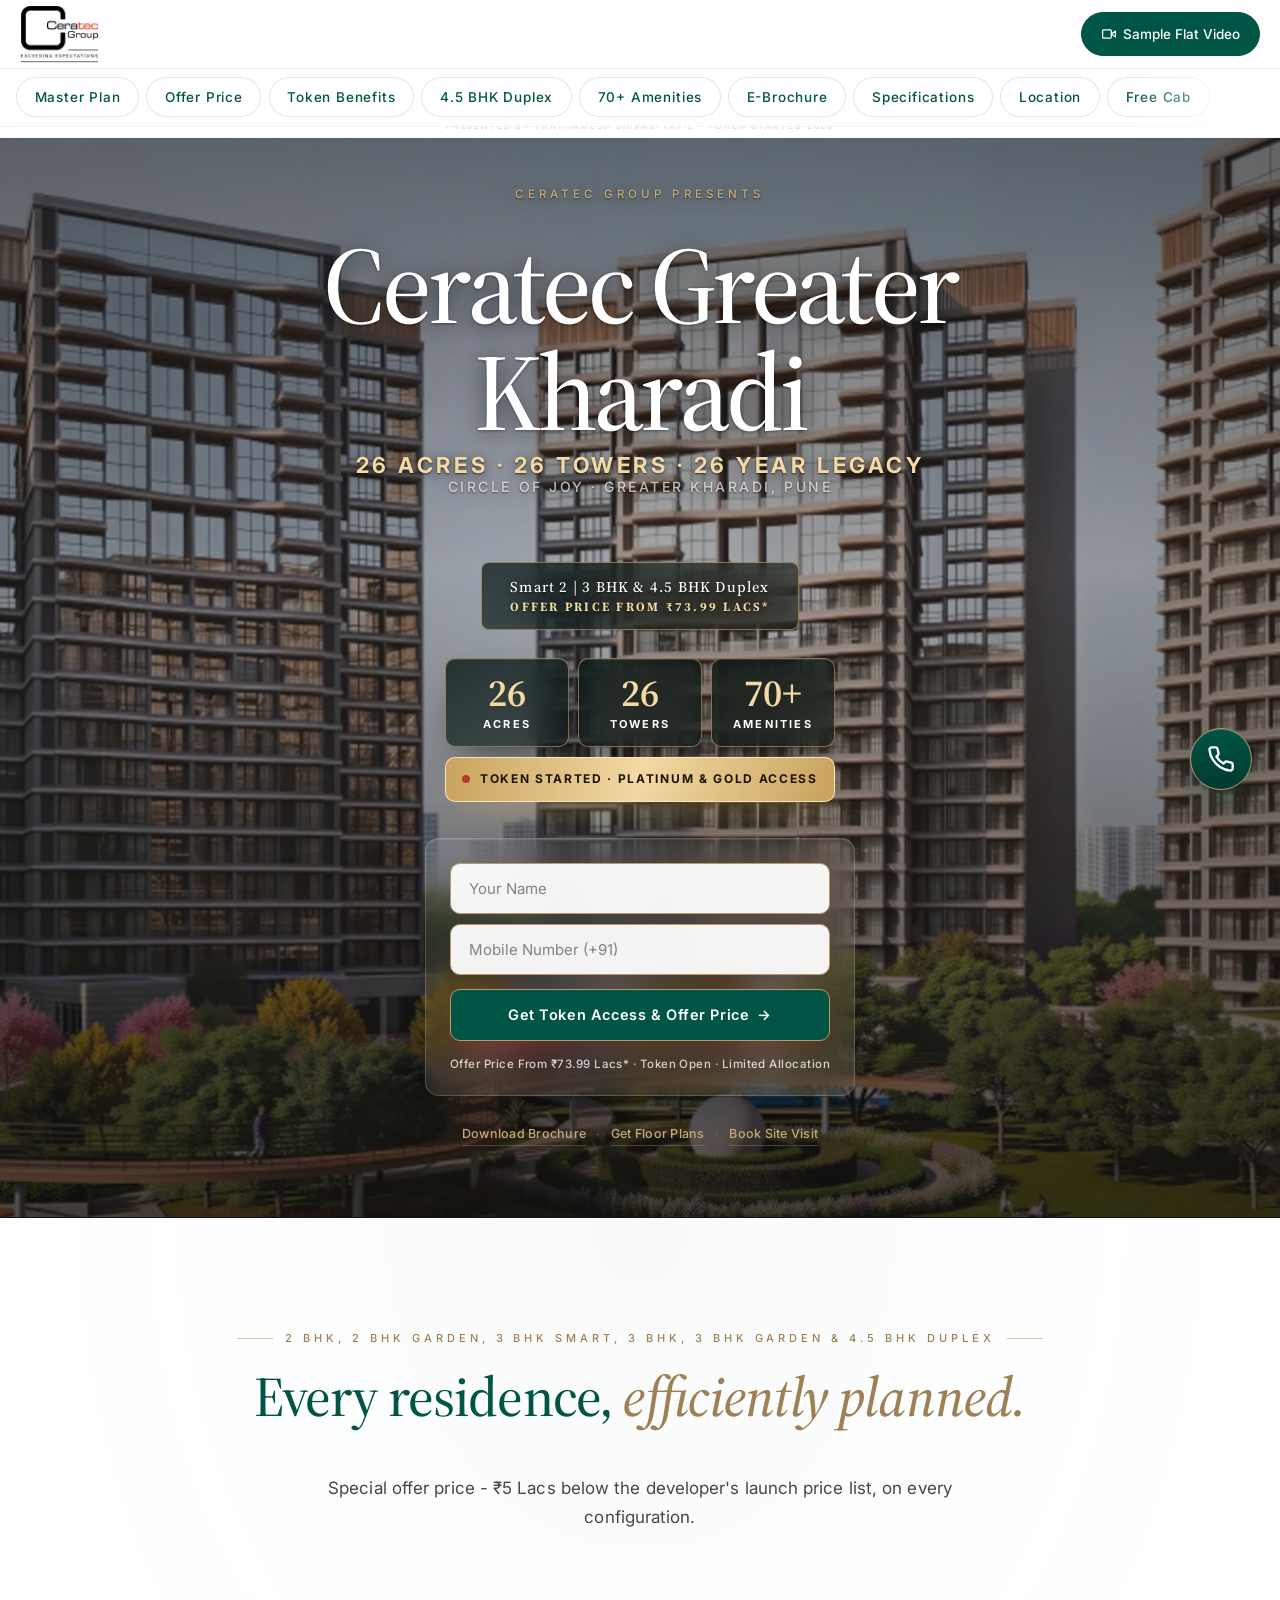
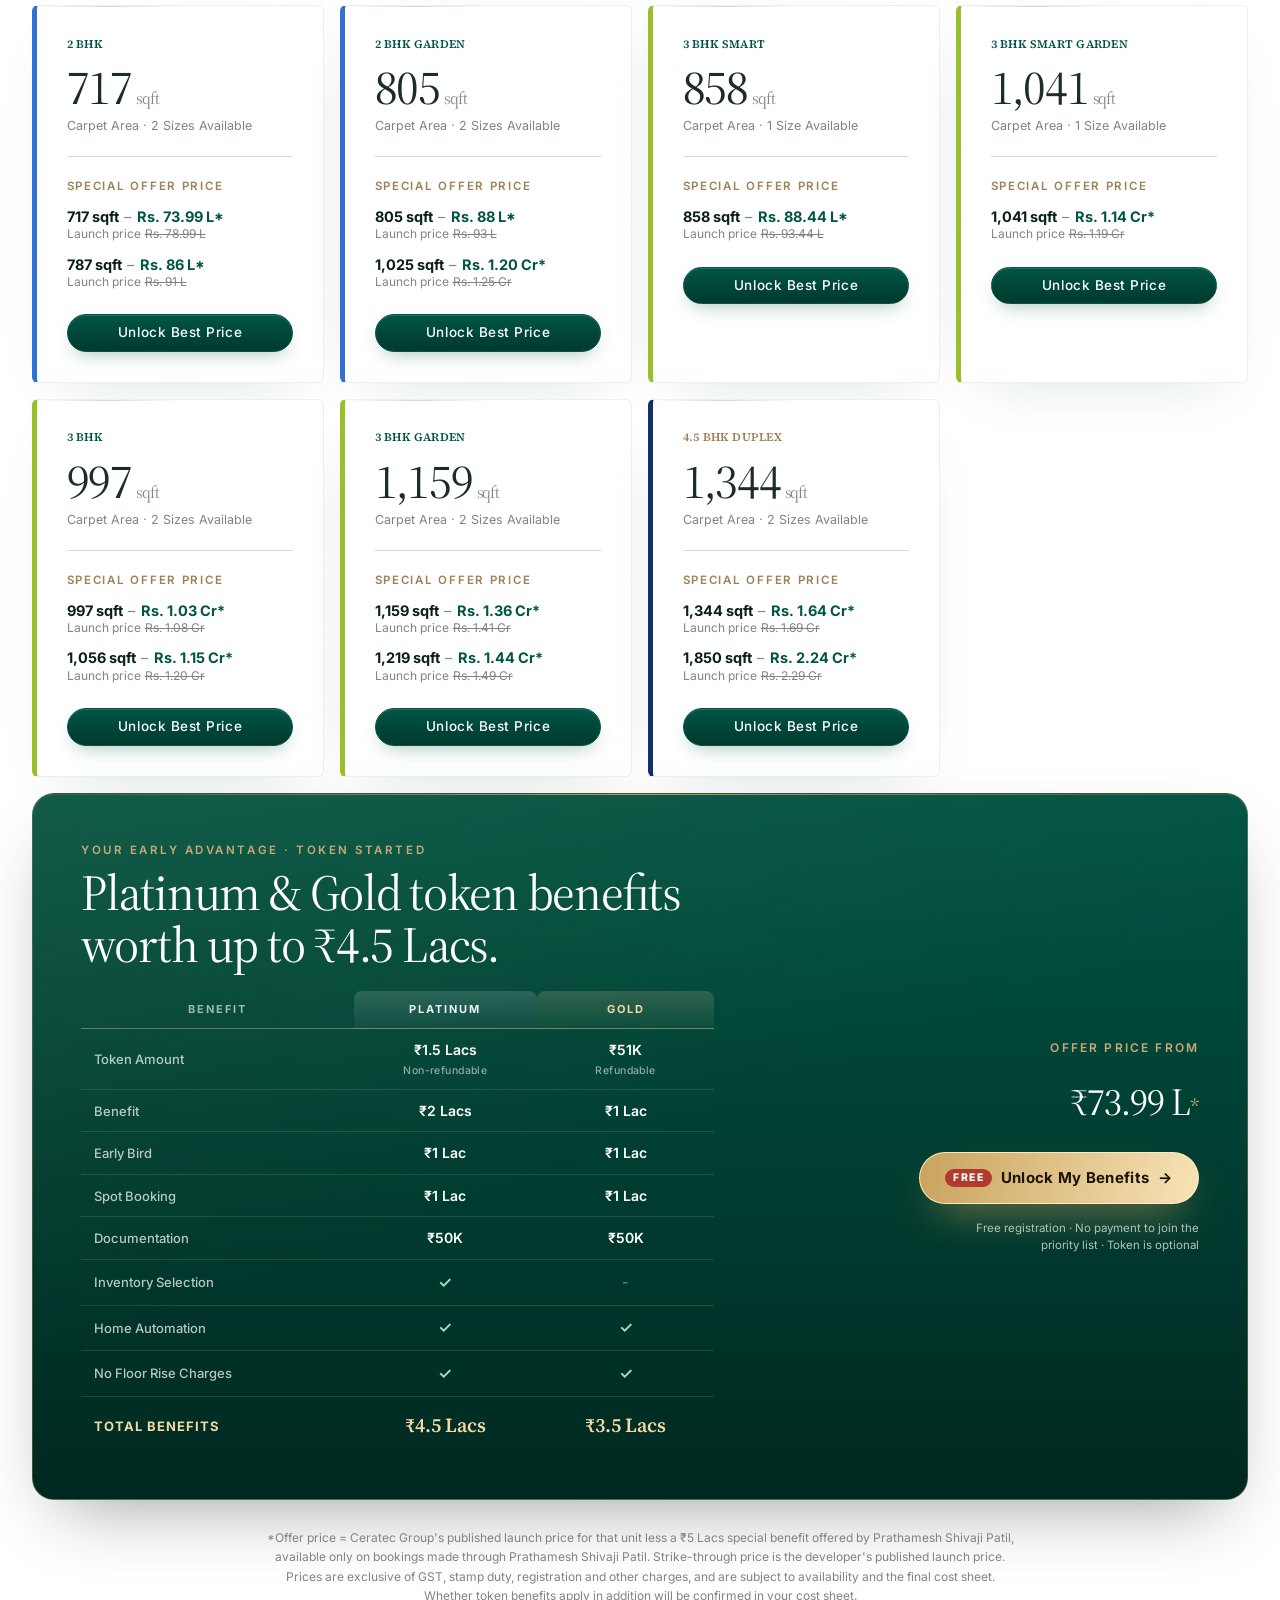
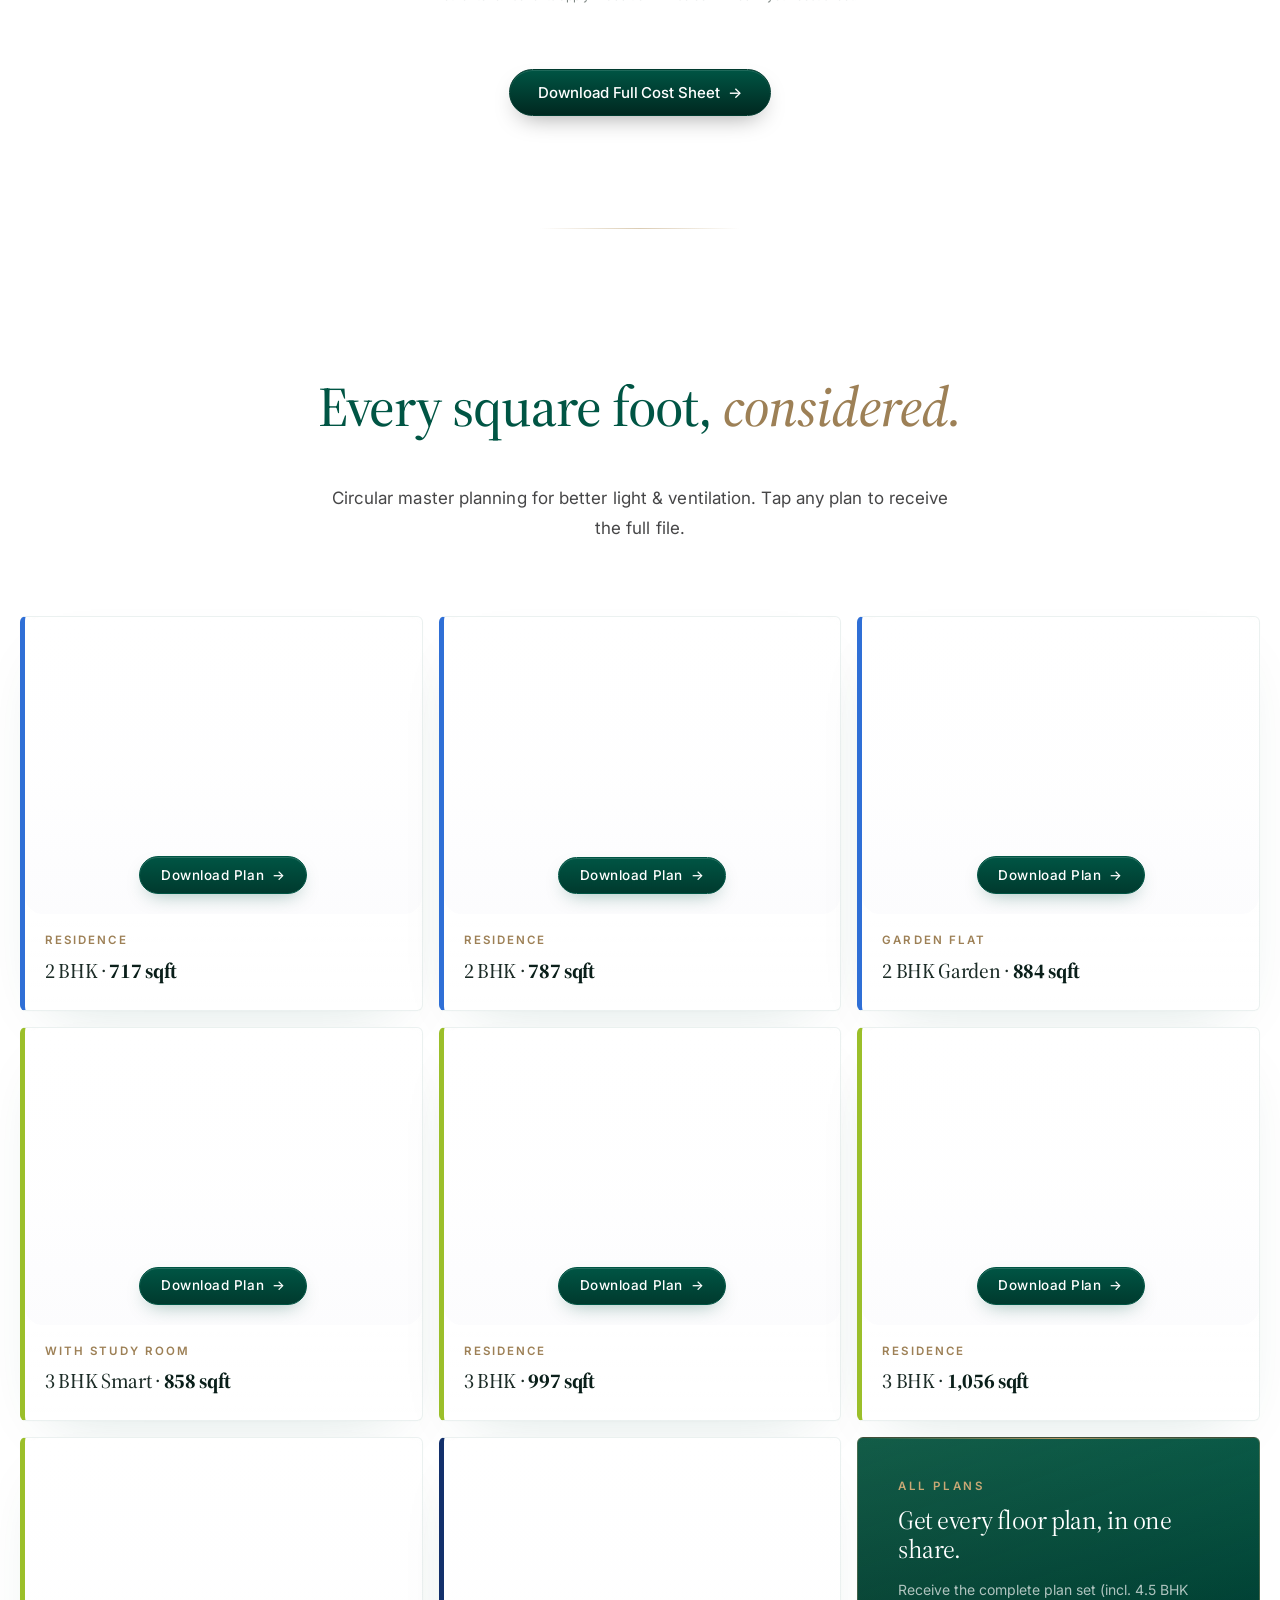
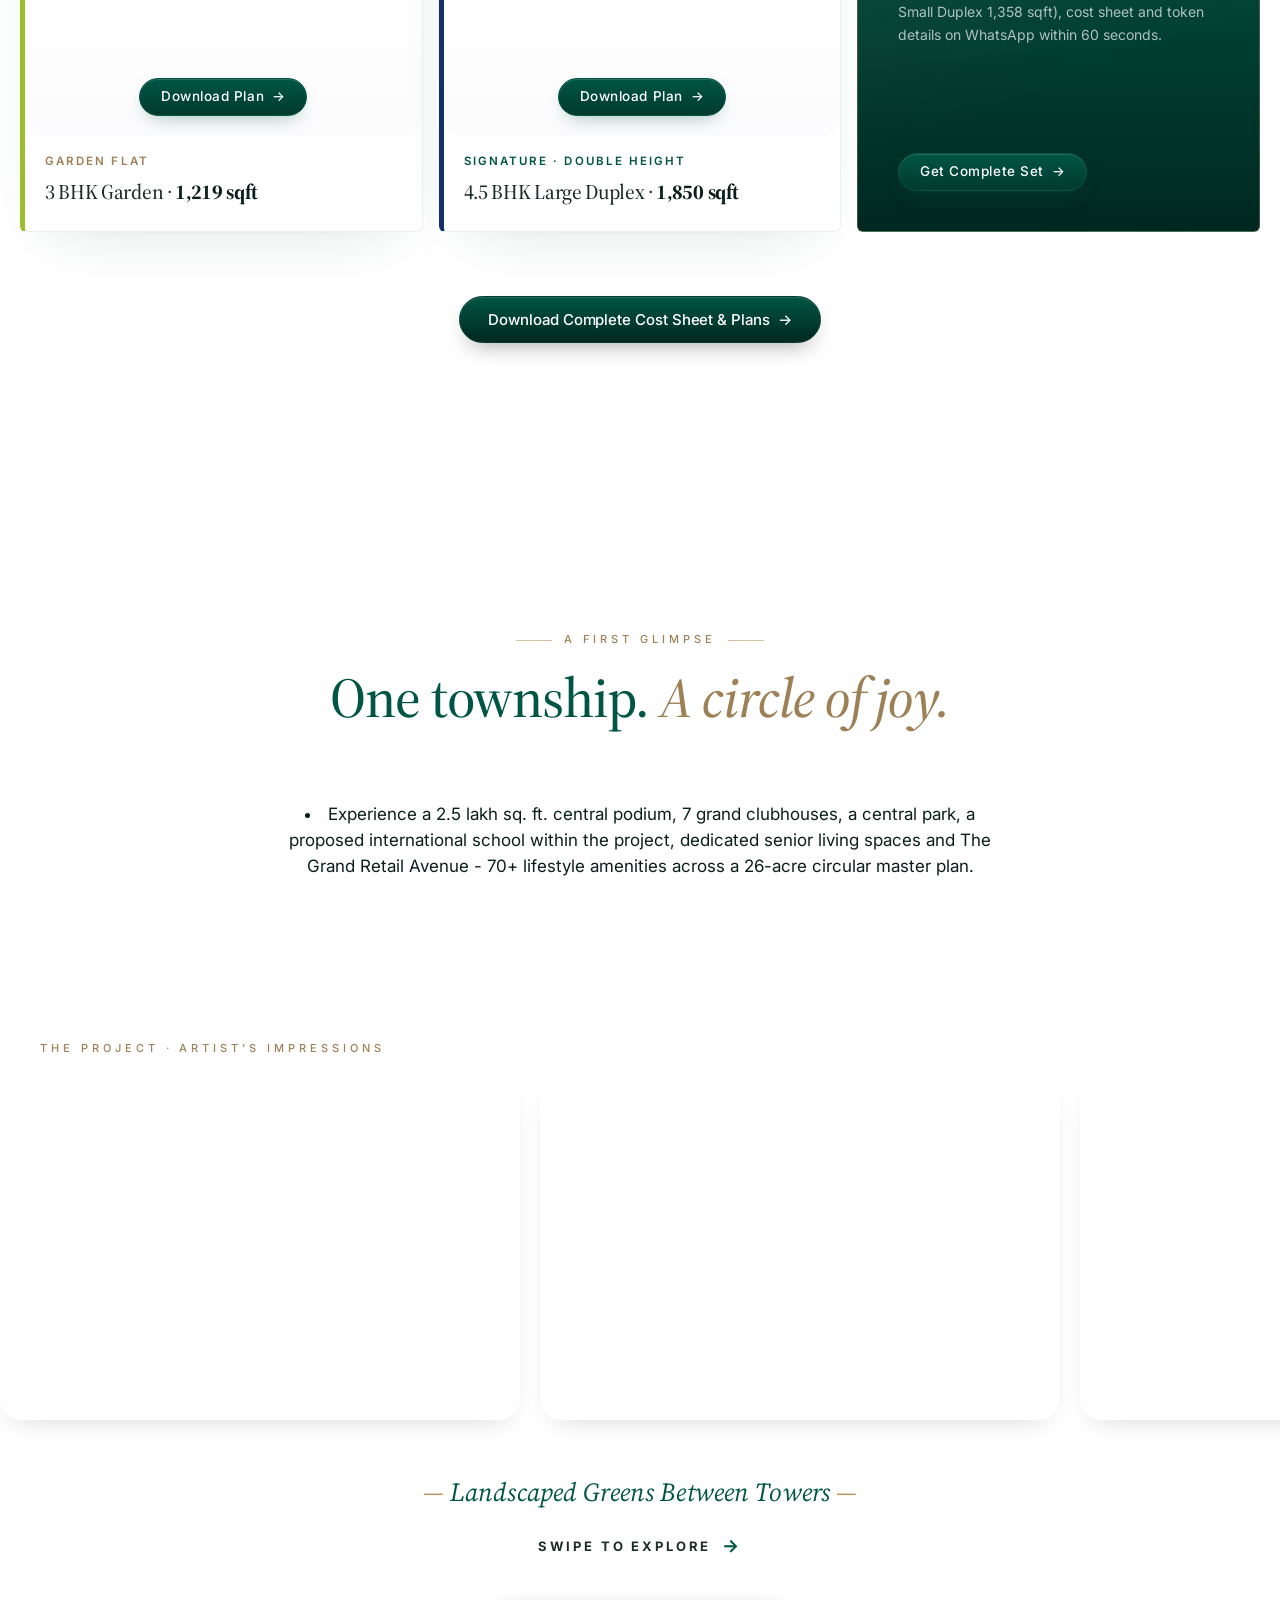
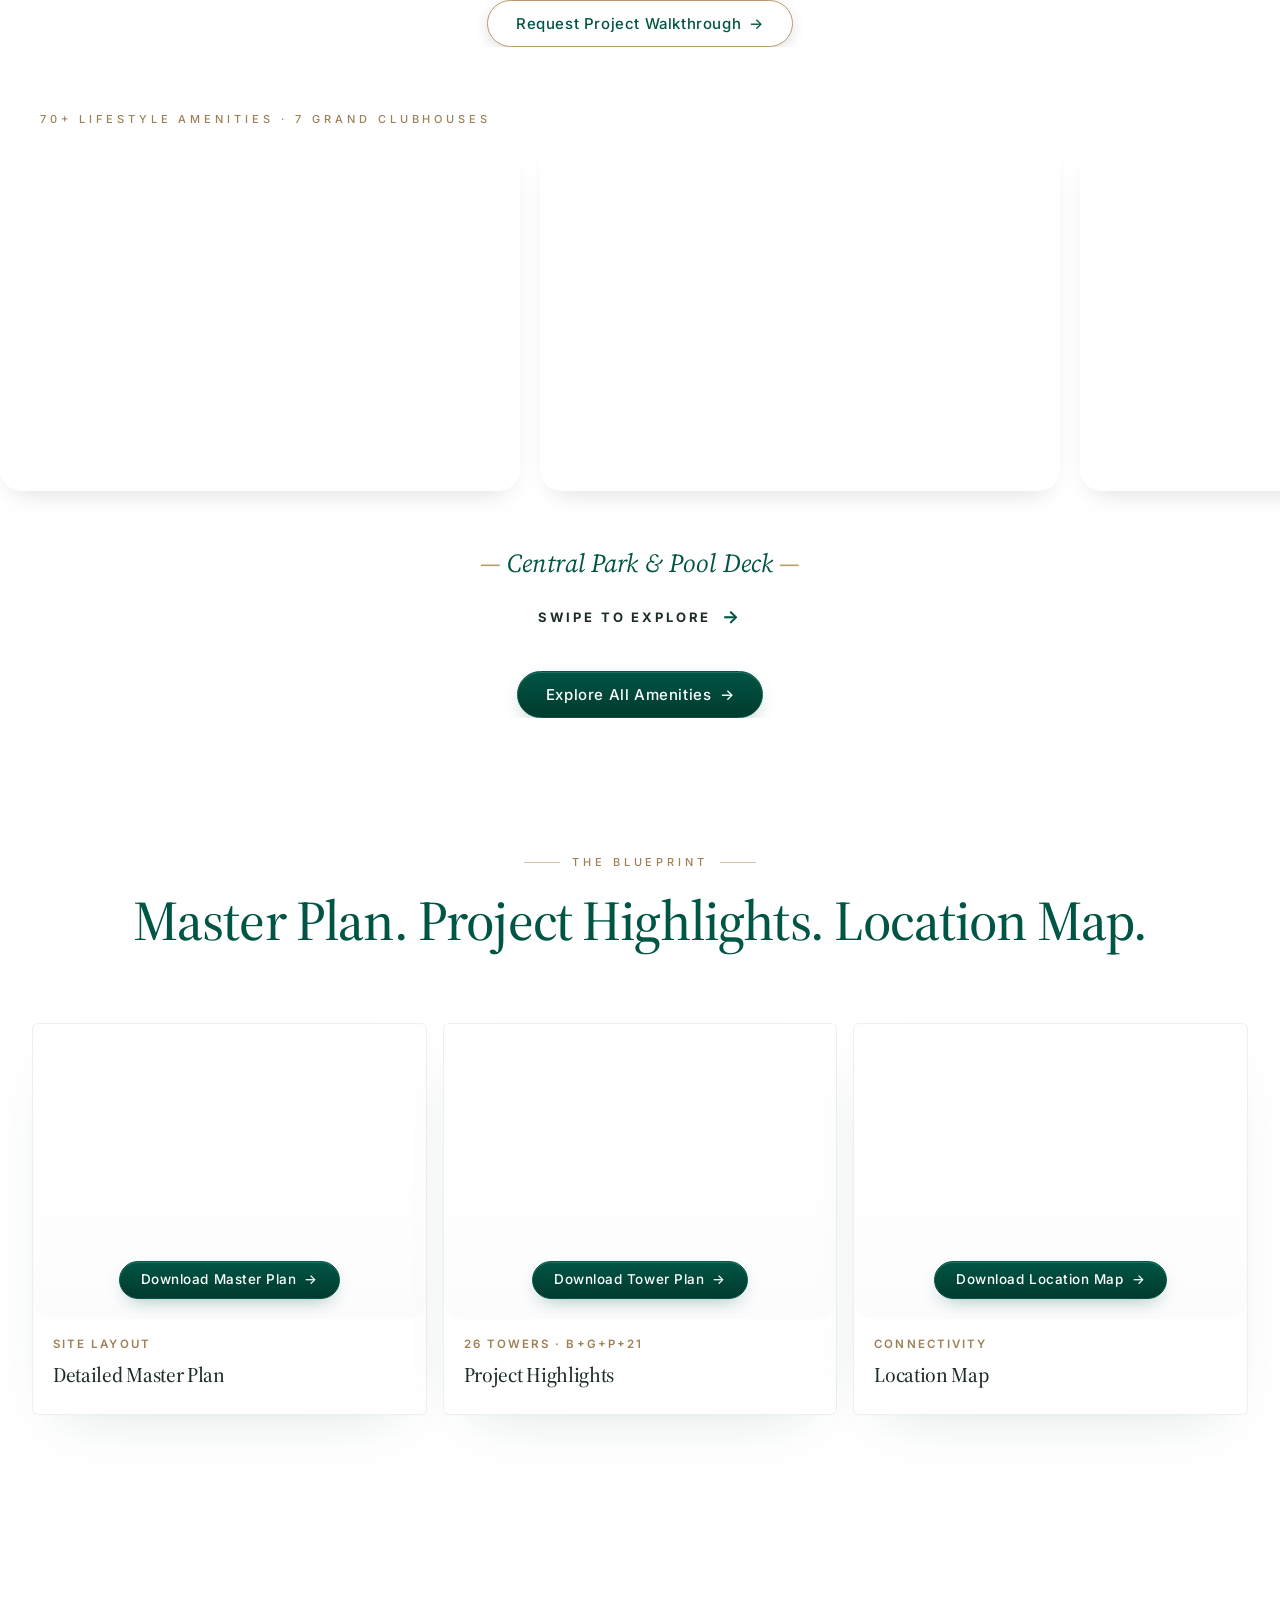
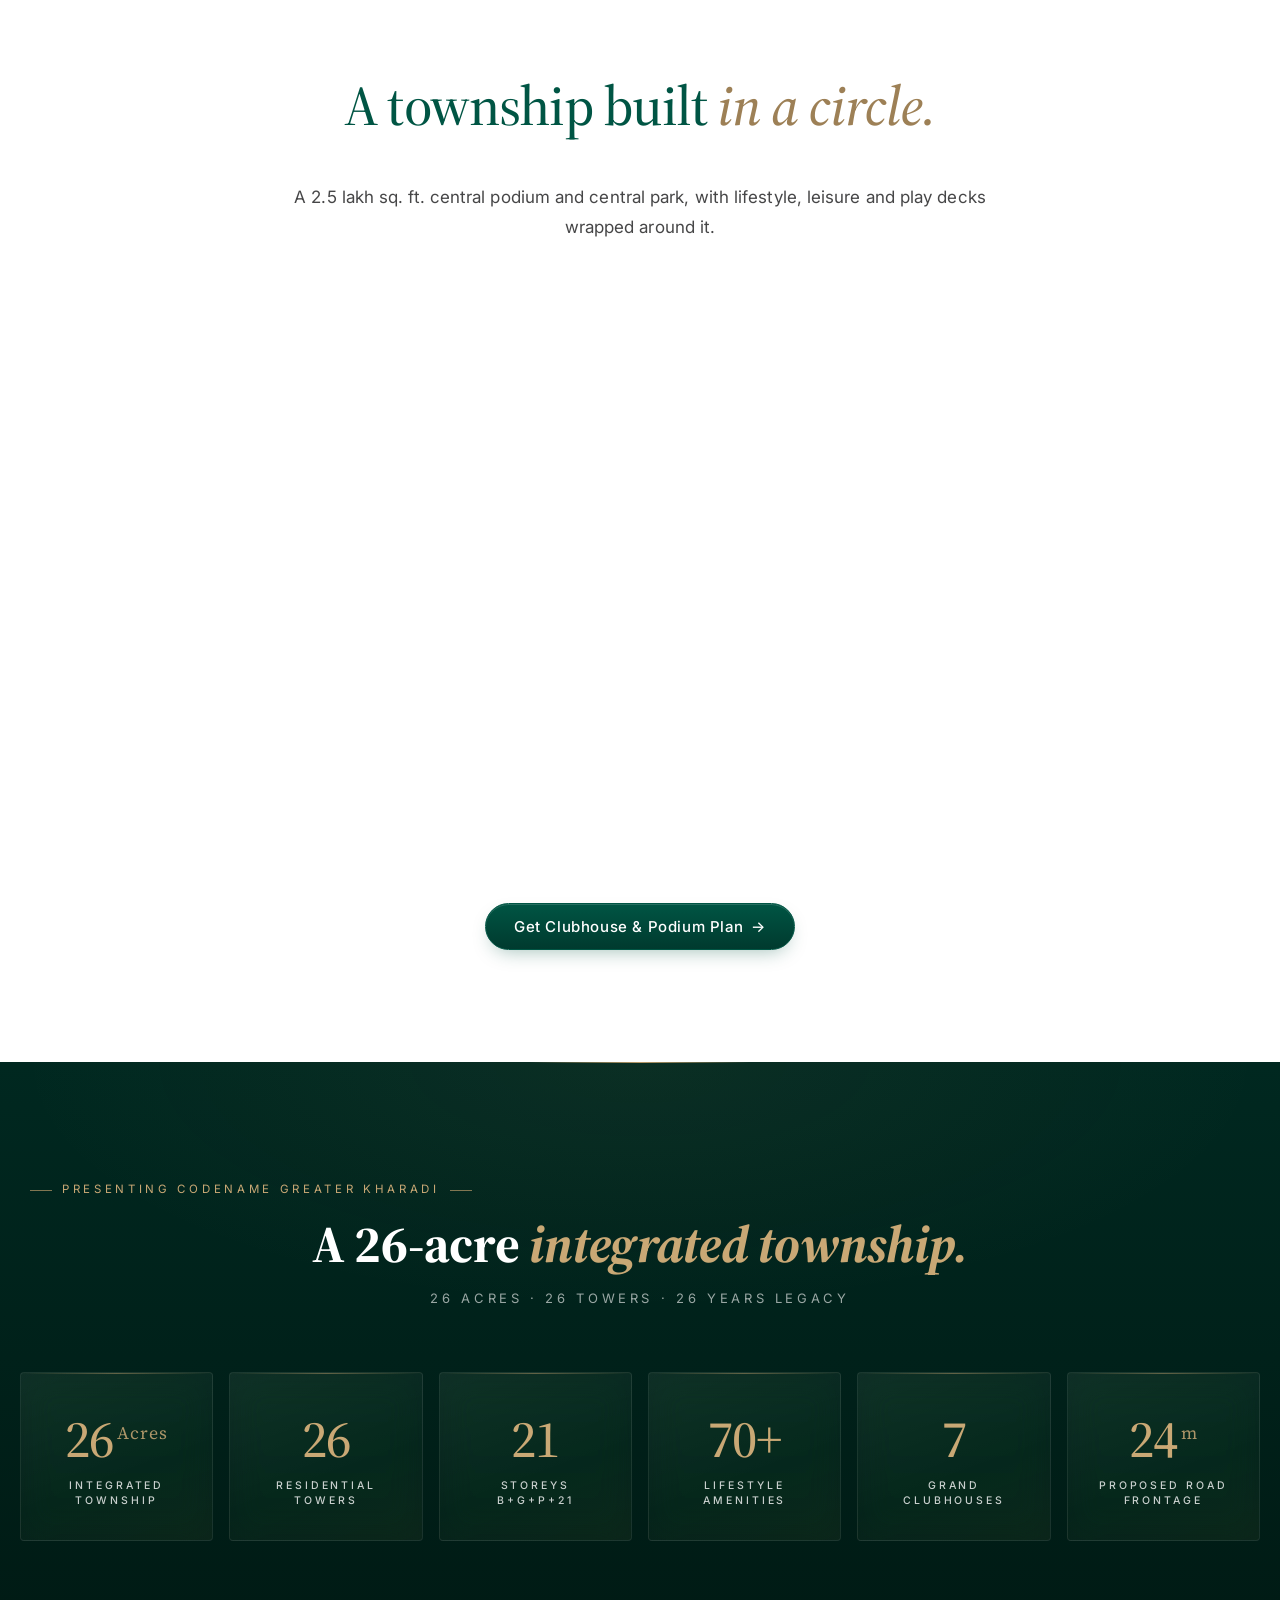
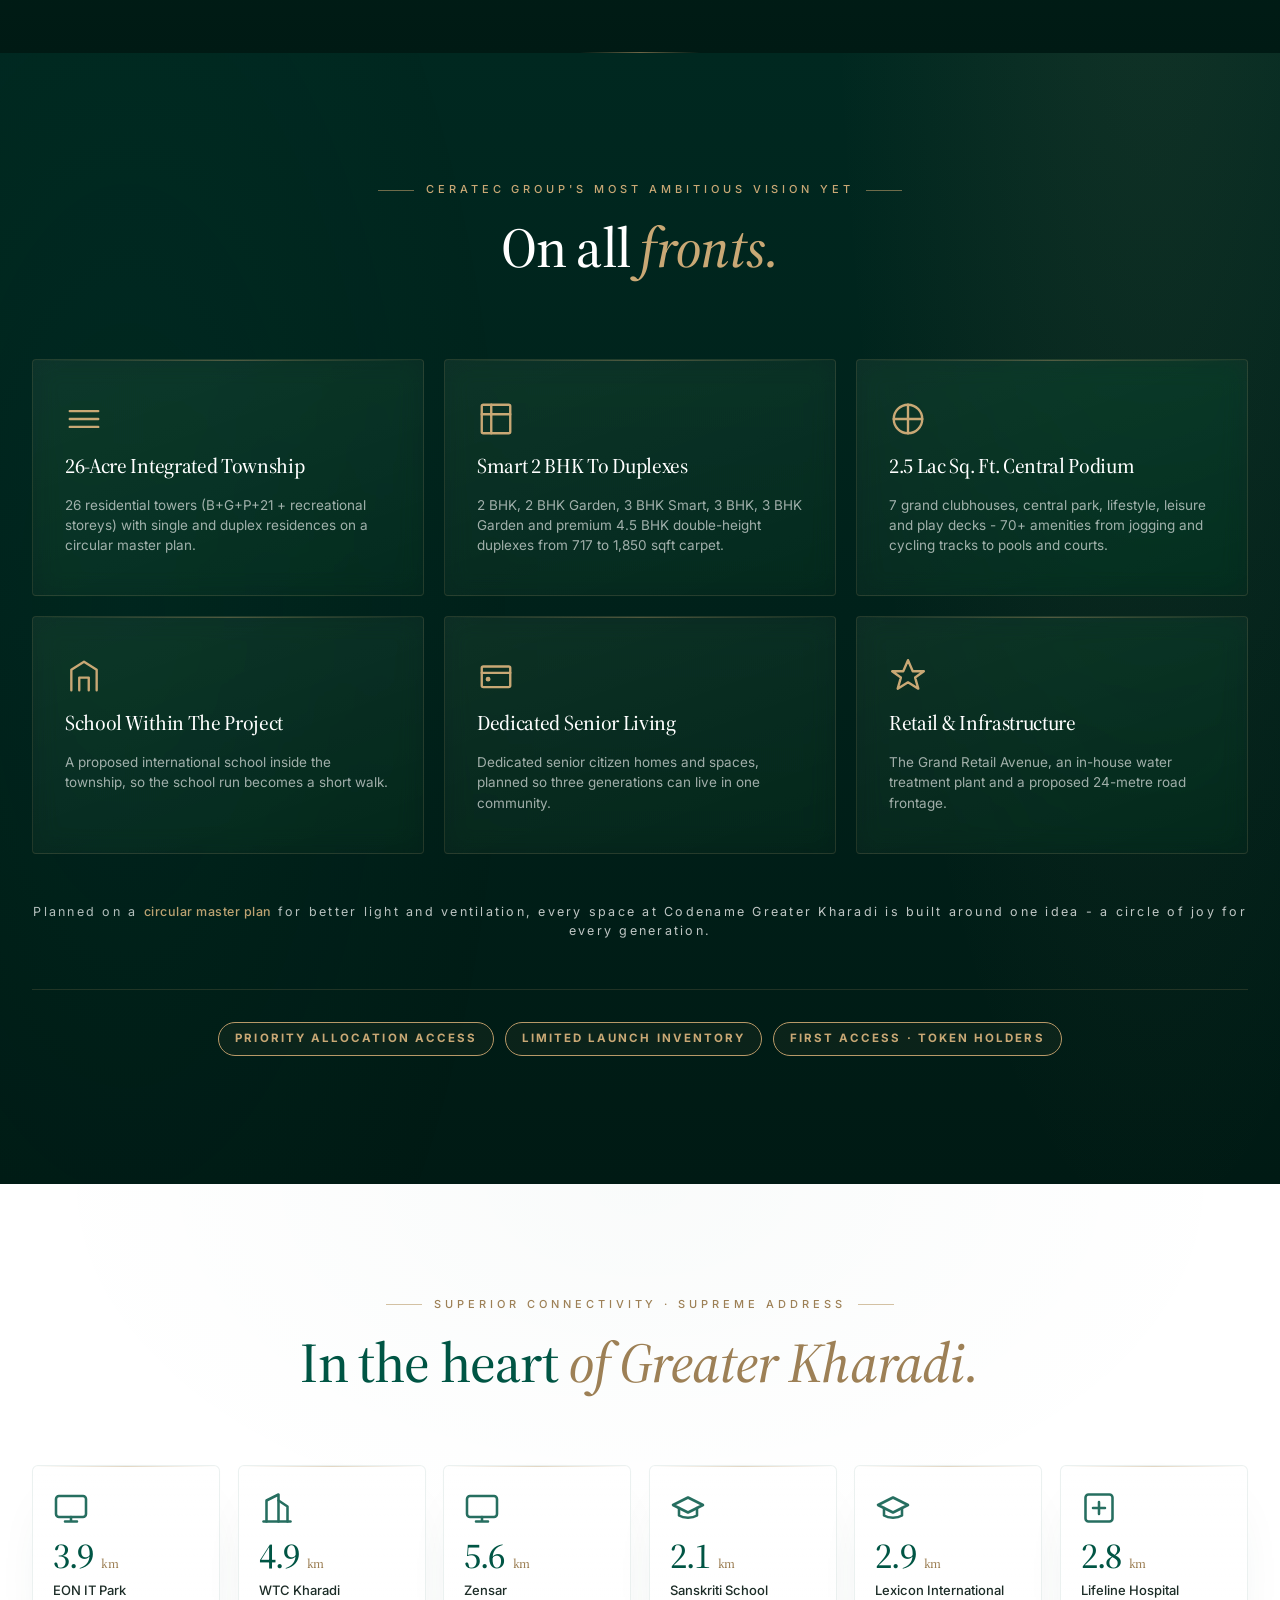
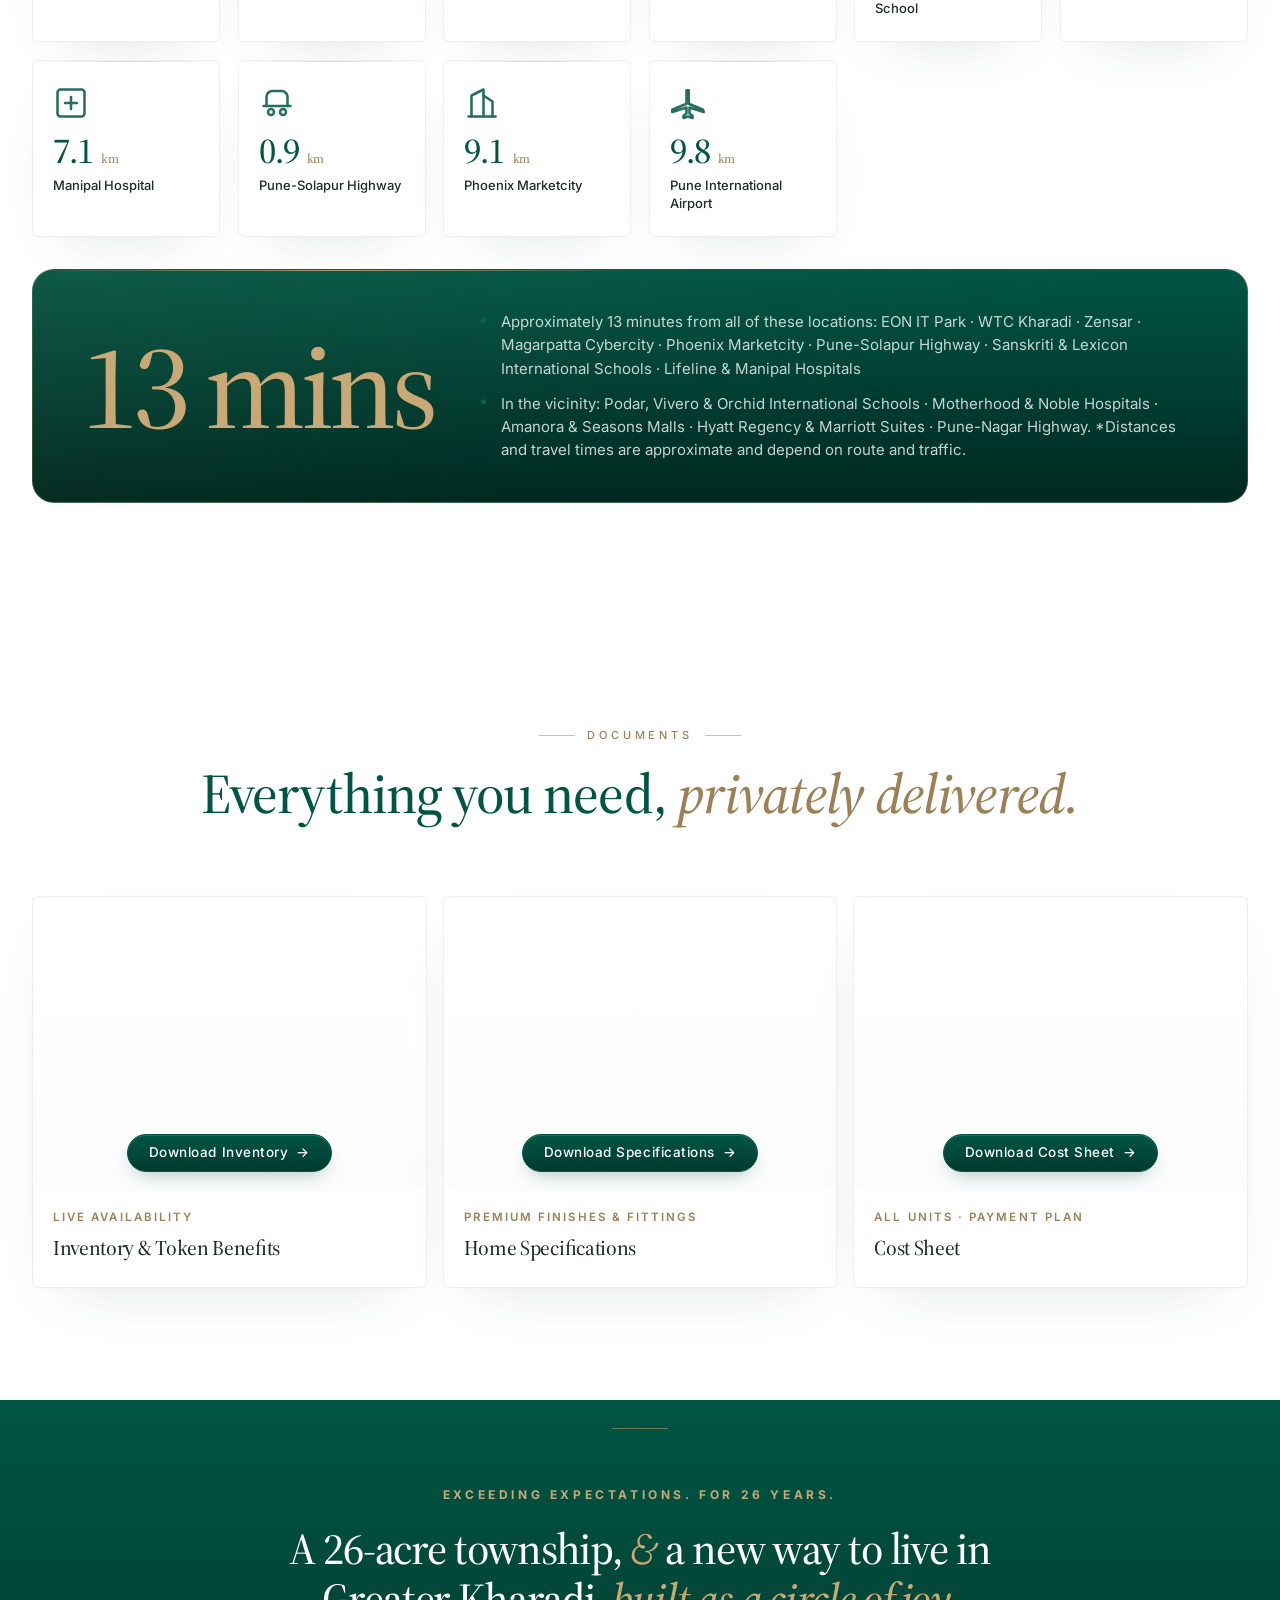
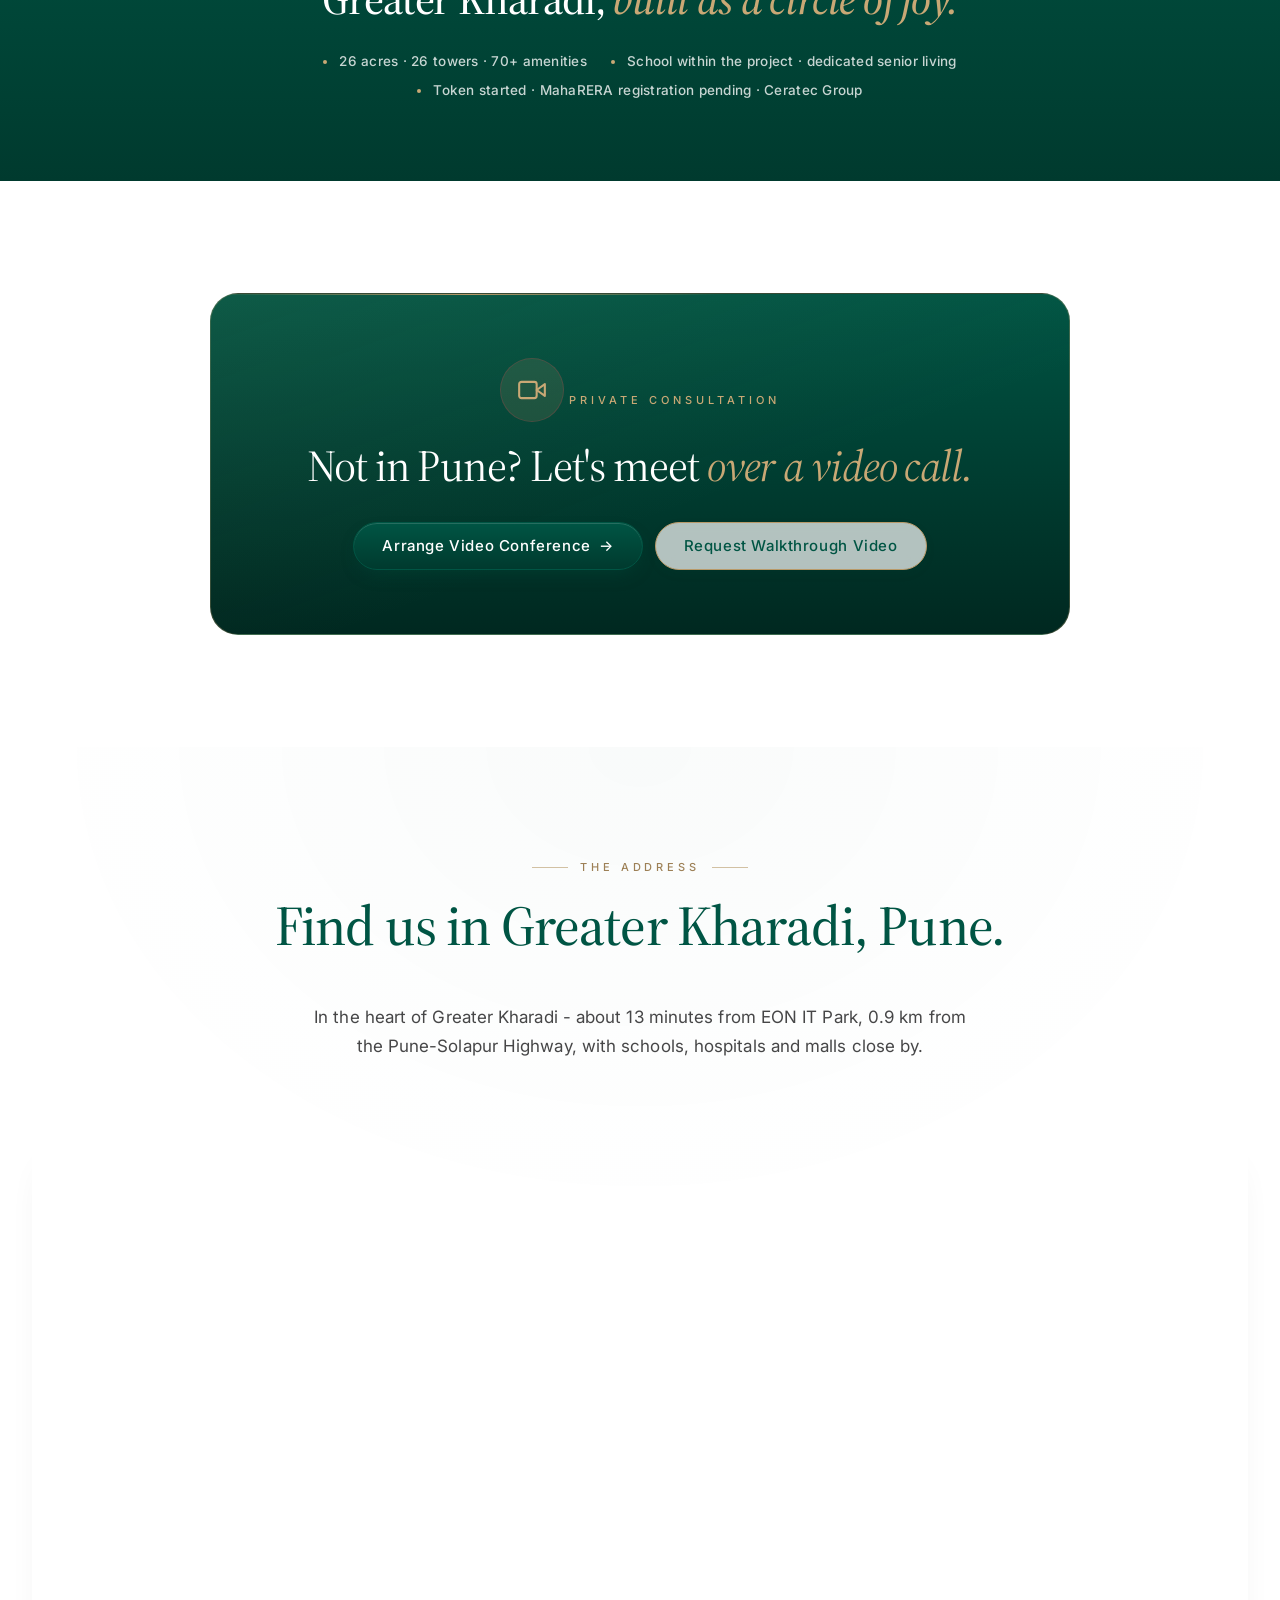
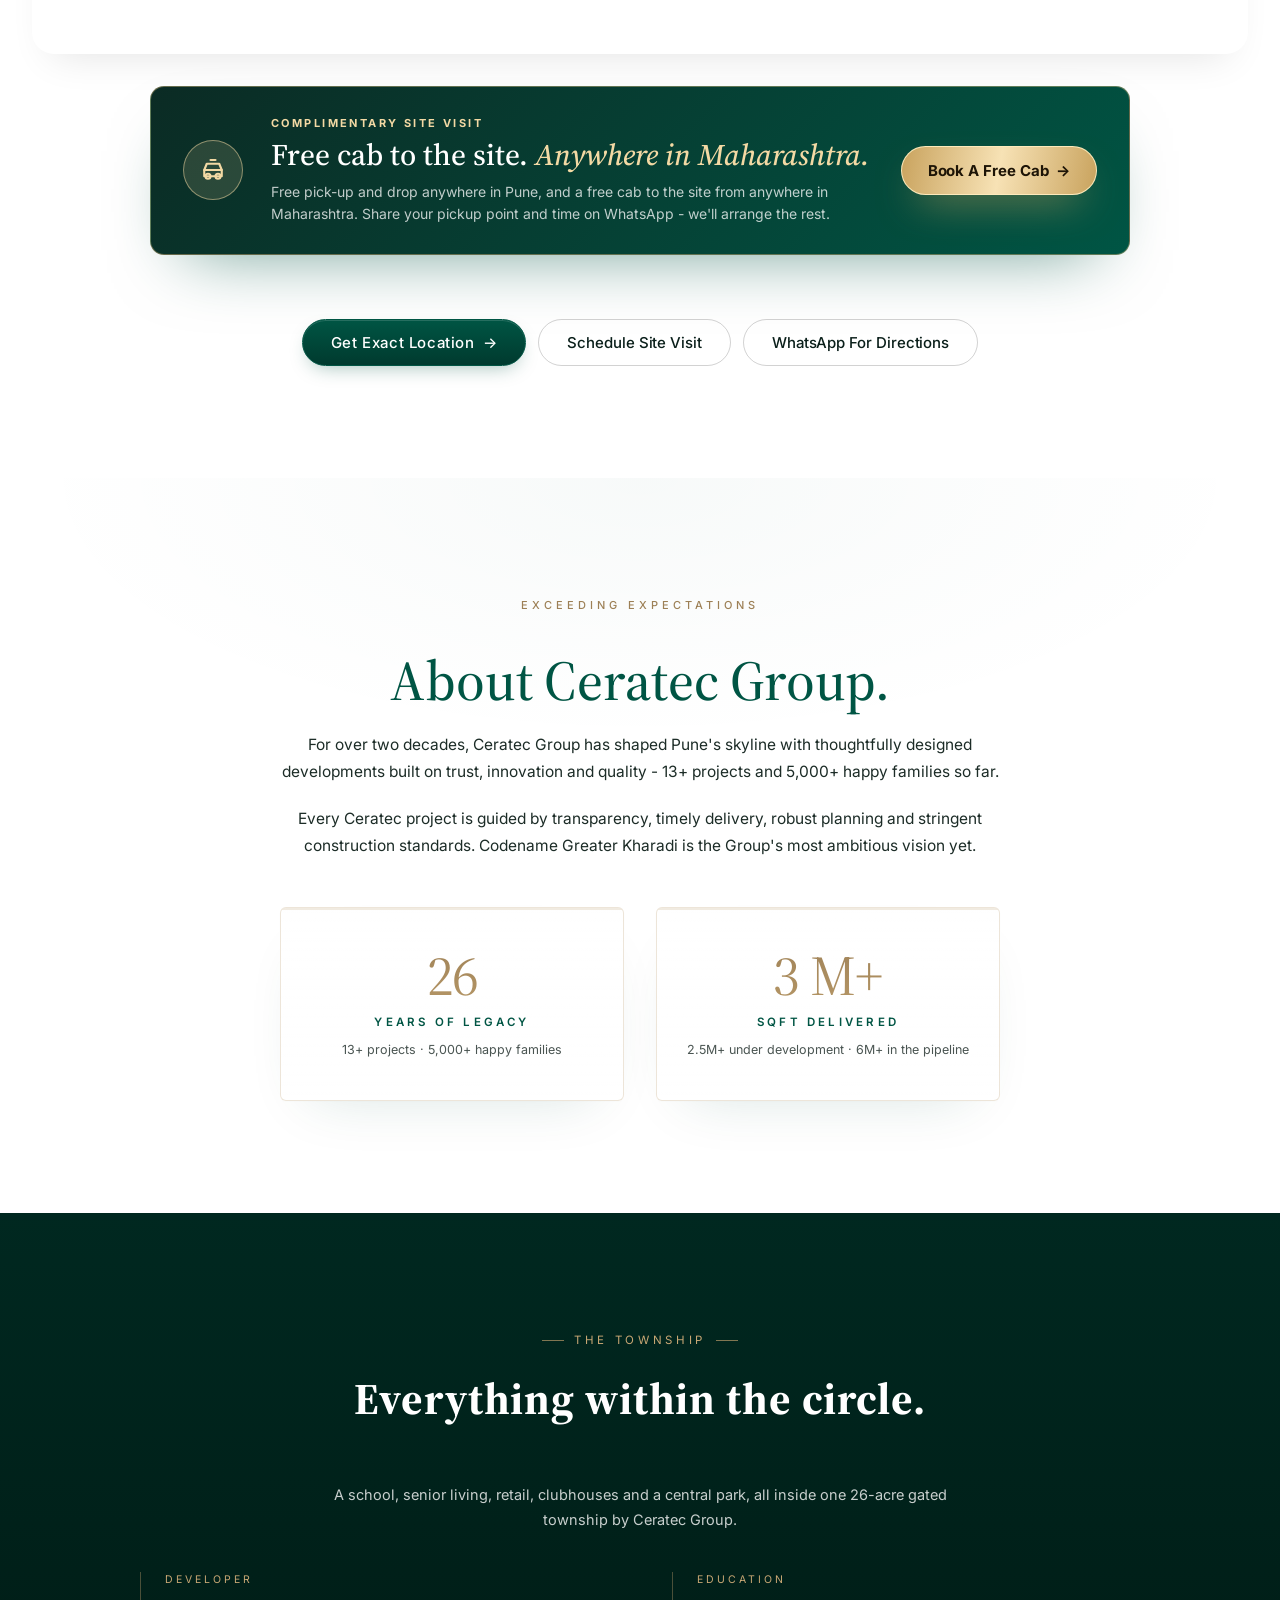
<file: ceratec-kharadi/index.html>
<!DOCTYPE html>
<html lang="en">
<head>
<meta charset="UTF-8">
<meta name="viewport" content="width=device-width, initial-scale=1.0, maximum-scale=5">
<title>Codename Greater Kharadi by Ceratec Group | 26 Acres · 26 Towers | 2, 3 &amp; 4.5 BHK Duplex | Token Open</title>
<meta name="description" content="Codename Greater Kharadi by Ceratec Group - 26-acre integrated township with 26 towers. Smart 2 BHK, 2 BHK Garden, 3 BHK &amp; 4.5 BHK double-height duplexes. Tokens open. Special offer price from ₹73.99 Lacs*.">

<!-- Performance hints -->
<link rel="preconnect" href="https://fonts.googleapis.com">
<link rel="preconnect" href="https://fonts.gstatic.com" crossorigin>
<link rel="dns-prefetch" href="https://wa.me">
<link rel="preload" as="image" href="hero-1.webp" fetchpriority="high">
<link rel="preload" as="image" href="hero-2.webp" fetchpriority="low">
<link rel="preload" as="style" href="styles.css">

<!-- Inline critical font-display hint -->
<style>
  /* Critical: prevent FOUT shift */
  html { font-family: -apple-system, BlinkMacSystemFont, 'Segoe UI', system-ui, sans-serif; }
  /* Critical: hero placeholder background while image loads */
  .hero { background: #1a1112; }
  .hero2 { background: #fbfbfd; }
  /* Critical: prevent layout shift on hero img */
  .hero-bg img, .hero2-img { background: #1a1112; }
  img { content-visibility: auto; }
</style>

<!-- Open Graph -->
<meta property="og:title" content="Codename Greater Kharadi · Ceratec Group · 26 Acres · 26 Towers">
<meta property="og:description" content="26-acre integrated township in Greater Kharadi, Pune. Smart 2 &amp; 3 BHK and 4.5 BHK double-height duplexes. Tokens open. Special offer price from Rs 73.99 Lacs*.">
<meta property="og:image" content="hero-1.webp">
<meta property="og:url" content="https://codename-greater-kharadi.com/">
<link rel="canonical" href="https://codename-greater-kharadi.com/">
<meta property="og:type" content="website">
<meta name="theme-color" content="#005544">

<!-- Favicon - gold mark on deep emerald -->
<link rel="icon" type="image/svg+xml" href="data:image/svg+xml,%3Csvg xmlns='http://www.w3.org/2000/svg' viewBox='0 0 64 64'%3E%3Crect width='64' height='64' rx='4' fill='%23005544'/%3E%3Ctext x='32' y='46' text-anchor='middle' font-family='Georgia,serif' font-style='italic' font-size='40' font-weight='500' fill='%23B89968'%3EG%3C/text%3E%3C/svg%3E">

<!-- Fonts: Source Serif 4 (display) + Inter (body) - Adobe's signature pairing -->
<link href="https://fonts.googleapis.com/css2?family=Source+Serif+4:opsz,wght@8..60,400;8..60,500;8..60,600;8..60,700&family=Inter:wght@400;500;600;700&display=swap" rel="stylesheet">

<link rel="stylesheet" href="styles.css">
  <!-- Google tag (gtag.js) -->
<script async src="https://www.googletagmanager.com/gtag/js?id=AW-17833027272"></script>
<script>
  window.dataLayer = window.dataLayer || [];
  function gtag(){dataLayer.push(arguments);}
  gtag('js', new Date());
  gtag('config', 'AW-17833027272');
</script>
</head>
<body>

<!-- ============================ HEADER ============================ -->
<header class="header" id="top">
  <div class="header-row">
    <a href="#top" class="logo logo-img" aria-label="Ceratec Group - Greater Kharadi Home"><img src="ceratec-logo.webp" alt="Ceratec Group - Exceeding Expectations" width="328" height="240" fetchpriority="high" decoding="async"></a>
    <a href="https://wa.me/918055709079?text=I%20want%20to%20see%20the%20Codename%20Greater%20Kharadi%20sample%20flat%20video." target="_blank" rel="noopener" class="header-cta">
      <svg width="14" height="14" viewBox="0 0 24 24" fill="none" stroke="currentColor" stroke-width="2.2" stroke-linecap="round" stroke-linejoin="round" aria-hidden="true">
        <polygon points="23 7 16 12 23 17 23 7"></polygon>
        <rect x="1" y="5" width="15" height="14" rx="2" ry="2"></rect>
      </svg>
      <span class="header-cta-text">Sample Flat Video</span>
    </a>
  </div>
</header>

<!-- ============================ SEGMENTED ACTION BAR (below header) ============================ -->
<div class="action-bar-wrap">
  <nav class="action-bar" aria-label="Quick actions">
    <a href="https://wa.me/918055709079?text=Send%20me%20Codename%20Greater%20Kharadi%20master%20plan" target="_blank" rel="noopener" class="action-chip">Master Plan</a>
    <a href="https://wa.me/918055709079?text=Send%20me%20Codename%20Greater%20Kharadi%20special%20offer%20price%20sheet" target="_blank" rel="noopener" class="action-chip">Offer Price</a>
        <a href="https://wa.me/918055709079?text=Send%20me%20Codename%20Greater%20Kharadi%20Platinum%20and%20Gold%20token%20benefits" target="_blank" rel="noopener" class="action-chip">Token Benefits</a>

    <a href="https://wa.me/918055709079?text=Send%20me%20Codename%20Greater%20Kharadi%204.5%20BHK%20duplex%20details" target="_blank" rel="noopener" class="action-chip">4.5 BHK Duplex</a>
    <a href="https://wa.me/918055709079?text=Send%20me%20Codename%20Greater%20Kharadi%20full%20list%20of%2070%2B%20amenities" target="_blank" rel="noopener" class="action-chip">70+ Amenities</a>
    <a href="https://wa.me/918055709079?text=Send%20me%20Codename%20Greater%20Kharadi%20e-brochure" target="_blank" rel="noopener" class="action-chip">E-Brochure</a>
    <a href="https://wa.me/918055709079?text=Send%20me%20Codename%20Greater%20Kharadi%20specifications" target="_blank" rel="noopener" class="action-chip">Specifications</a>
    <a href="https://wa.me/918055709079?text=Send%20me%20exact%20Codename%20Greater%20Kharadi%20location" target="_blank" rel="noopener" class="action-chip">Location</a>
    <a href="#location" class="action-chip">Free Cab</a>
  </nav>
</div>

<!-- ============================ MICRO STRIP (ghost visibility) ============================ -->
<div class="page-offset">
  <div style="background: var(--bone); padding: 4px 1rem; text-align: center; border-bottom: 1px solid rgba(0,0,0,0.025);">
    <p style="font-size: 8.5px; letter-spacing: 0.22em; text-transform: uppercase; color: rgba(94,94,99,0.22); font-weight: 500; margin: 0;">
      Presented by PRATHAMESH SHIVAJI PATIL · Token Started 2026
    </p>
  </div>
</div>

<!-- ============================ HERO (FULL BACKGROUND) ============================ -->
<section class="hero">
  <div class="hero-bg">
    <img src="hero-1.webp" alt="Codename Greater Kharadi - 26-acre township by Ceratec Group, artist's impression" width="1920" height="1080" fetchpriority="high" decoding="async">
  </div>
  <div class="hero-inner hero-inner-v2">
    <span class="hero-presents reveal">Ceratec Group Presents</span>

    <h1 class="hero-mainline reveal reveal-d1">
      Ceratec Greater Kharadi <em class="hero-legacy-line">26 Acres · 26 Towers · 26 Year Legacy</em>
    </h1>


    <p class="hero-support reveal reveal-d2">
      Circle of Joy · Greater Kharadi, Pune
    </p>

    <p class="hero-headline-v2 hero-config-pill reveal reveal-d2">
  Smart 2  |  3 BHK  &amp;  4.5 BHK Duplex <br><em>Offer Price From ₹73.99 Lacs*</em>
</p>

    <ul class="hero-usp-strip hero-pillars reveal reveal-d3">
      <li class="hp-tile"><strong class="hp-num">26</strong><span class="hp-lbl">Acres</span></li>
      <li class="hp-tile"><strong class="hp-num">26</strong><span class="hp-lbl">Towers</span></li>
      <li class="hp-tile"><strong class="hp-num">70+</strong><span class="hp-lbl">Amenities</span></li>
      <li class="hp-token"><span class="hp-dot" aria-hidden="true"></span>Token Started · Platinum &amp; Gold Access</li>
    </ul>

    <!-- INLINE HERO FORM -->
    <form id="heroForm" class="hero-form reveal reveal-d3">
      <div class="hf-fields">
        <input id="hf_name" type="text" placeholder="Your Name" class="hf-input" required>
        <input id="hf_mob" type="tel" placeholder="Mobile Number (+91)" class="hf-input" required>
      </div>
      <button type="submit" class="hf-submit">Get Token Access &amp; Offer Price <span>→</span></button>
      <p class="hf-trust">Offer Price From ₹73.99 Lacs* · Token Open · Limited Allocation</p>
    </form>

    <div class="hero-secondary-ctas reveal reveal-d3">
      <a href="https://wa.me/918055709079?text=I'd%20like%20the%20Codename%20Greater%20Kharadi%20brochure" target="_blank" rel="noopener" class="hsc-link">Download Brochure</a>
      <span class="hsc-divider" aria-hidden="true">·</span>
      <a href="https://wa.me/918055709079?text=Send%20me%20Codename%20Greater%20Kharadi%20floor%20plans" target="_blank" rel="noopener" class="hsc-link">Get Floor Plans</a>
      <span class="hsc-divider" aria-hidden="true">·</span>
      <a href="https://wa.me/918055709079?text=I%20want%20to%20book%20a%20Codename%20Greater%20Kharadi%20site%20visit" target="_blank" rel="noopener" class="hsc-link">Book Site Visit</a>
    </div>
  </div>
</section>

 <!-- ============================ PRICING ============================ -->
<section id="configurations" class="section bg-mist">
  <div class="container">
    <div class="section-head">
      <span class="eyebrow reveal">2 BHK, 2 BHK Garden, 3 BHK Smart, 3 BHK, 3 BHK Garden &amp; 4.5 BHK Duplex</span>
      <h2 class="h-section reveal reveal-d1">Every residence, <em>efficiently planned.</em></h2>
      <p class="lead mt-md reveal reveal-d2" style="max-width: 680px; margin-left: auto; margin-right: auto;">
        Special offer price - ₹5 Lacs below the developer's launch price list, on every configuration.
      </p>
    </div>

    <div class="price-grid">
      <div class="price-card tier-2 reveal">
        <div class="pc-type">2 BHK</div>
        <div class="pc-size">717<span class="u">sqft</span></div>
        <div class="pc-sub">Carpet Area · 2 Sizes Available</div>
        <div class="pc-divider"></div>
        <div class="pc-starts">Special Offer Price</div>
        <ul class="pc-pairs">
          <li class="pc-pair"><span class="pp-area">717 sqft</span> <span class="pp-dash">–</span> <strong class="pp-offer">Rs. 73.99 L*</strong> <s class="pp-mrp">Rs. 78.99 L</s></li>
          <li class="pc-pair"><span class="pp-area">787 sqft</span> <span class="pp-dash">–</span> <strong class="pp-offer">Rs. 86 L*</strong> <s class="pp-mrp">Rs. 91 L</s></li>
        </ul>
        <a href="https://wa.me/918055709079?text=Unlock%20best%20price%20for%202%20BHK%20717%20sqft%20Codename%20Greater%20Kharadi%20(special%20offer)" target="_blank" rel="noopener" class="btn btn-glass-brand btn-block btn-sm" style="margin-top: 1.5rem;">Unlock Best Price</a>
      </div>
      <div class="price-card tier-2 reveal reveal-d1">
        <div class="pc-type">2 BHK Garden</div>
        <div class="pc-size">805<span class="u">sqft</span></div>
        <div class="pc-sub">Carpet Area · 2 Sizes Available</div>
        <div class="pc-divider"></div>
        <div class="pc-starts">Special Offer Price</div>
        <ul class="pc-pairs">
          <li class="pc-pair"><span class="pp-area">805 sqft</span> <span class="pp-dash">–</span> <strong class="pp-offer">Rs. 88 L*</strong> <s class="pp-mrp">Rs. 93 L</s></li>
          <li class="pc-pair"><span class="pp-area">1,025 sqft</span> <span class="pp-dash">–</span> <strong class="pp-offer">Rs. 1.20 Cr*</strong> <s class="pp-mrp">Rs. 1.25 Cr</s></li>
        </ul>
        <a href="https://wa.me/918055709079?text=Unlock%20best%20price%20for%202%20BHK%20Garden%20805%20sqft%20Codename%20Greater%20Kharadi%20(special%20offer)" target="_blank" rel="noopener" class="btn btn-glass-brand btn-block btn-sm" style="margin-top: 1.5rem;">Unlock Best Price</a>
      </div>
      <div class="price-card tier-3 reveal reveal-d2">
        <div class="pc-type">3 BHK Smart</div>
        <div class="pc-size">858<span class="u">sqft</span></div>
        <div class="pc-sub">Carpet Area · 1 Size Available</div>
        <div class="pc-divider"></div>
        <div class="pc-starts">Special Offer Price</div>
        <ul class="pc-pairs">
          <li class="pc-pair"><span class="pp-area">858 sqft</span> <span class="pp-dash">–</span> <strong class="pp-offer">Rs. 88.44 L*</strong> <s class="pp-mrp">Rs. 93.44 L</s></li>
        </ul>
        <a href="https://wa.me/918055709079?text=Unlock%20best%20price%20for%203%20BHK%20Smart%20858%20sqft%20Codename%20Greater%20Kharadi%20(special%20offer)" target="_blank" rel="noopener" class="btn btn-glass-brand btn-block btn-sm" style="margin-top: 1.5rem;">Unlock Best Price</a>
      </div>
      <div class="price-card tier-3 reveal reveal-d3">
        <div class="pc-type">3 BHK Smart Garden</div>
        <div class="pc-size">1,041<span class="u">sqft</span></div>
        <div class="pc-sub">Carpet Area · 1 Size Available</div>
        <div class="pc-divider"></div>
        <div class="pc-starts">Special Offer Price</div>
        <ul class="pc-pairs">
          <li class="pc-pair"><span class="pp-area">1,041 sqft</span> <span class="pp-dash">–</span> <strong class="pp-offer">Rs. 1.14 Cr*</strong> <s class="pp-mrp">Rs. 1.19 Cr</s></li>
        </ul>
        <a href="https://wa.me/918055709079?text=Unlock%20best%20price%20for%203%20BHK%20Smart%20Garden%201%2C041%20sqft%20Codename%20Greater%20Kharadi%20(special%20offer)" target="_blank" rel="noopener" class="btn btn-glass-brand btn-block btn-sm" style="margin-top: 1.5rem;">Unlock Best Price</a>
      </div>
      <div class="price-card tier-3 reveal">
        <div class="pc-type">3 BHK</div>
        <div class="pc-size">997<span class="u">sqft</span></div>
        <div class="pc-sub">Carpet Area · 2 Sizes Available</div>
        <div class="pc-divider"></div>
        <div class="pc-starts">Special Offer Price</div>
        <ul class="pc-pairs">
          <li class="pc-pair"><span class="pp-area">997 sqft</span> <span class="pp-dash">–</span> <strong class="pp-offer">Rs. 1.03 Cr*</strong> <s class="pp-mrp">Rs. 1.08 Cr</s></li>
          <li class="pc-pair"><span class="pp-area">1,056 sqft</span> <span class="pp-dash">–</span> <strong class="pp-offer">Rs. 1.15 Cr*</strong> <s class="pp-mrp">Rs. 1.20 Cr</s></li>
        </ul>
        <a href="https://wa.me/918055709079?text=Unlock%20best%20price%20for%203%20BHK%20997%20sqft%20Codename%20Greater%20Kharadi%20(special%20offer)" target="_blank" rel="noopener" class="btn btn-glass-brand btn-block btn-sm" style="margin-top: 1.5rem;">Unlock Best Price</a>
      </div>
      <div class="price-card tier-3 reveal reveal-d1">
        <div class="pc-type">3 BHK Garden</div>
        <div class="pc-size">1,159<span class="u">sqft</span></div>
        <div class="pc-sub">Carpet Area · 2 Sizes Available</div>
        <div class="pc-divider"></div>
        <div class="pc-starts">Special Offer Price</div>
        <ul class="pc-pairs">
          <li class="pc-pair"><span class="pp-area">1,159 sqft</span> <span class="pp-dash">–</span> <strong class="pp-offer">Rs. 1.36 Cr*</strong> <s class="pp-mrp">Rs. 1.41 Cr</s></li>
          <li class="pc-pair"><span class="pp-area">1,219 sqft</span> <span class="pp-dash">–</span> <strong class="pp-offer">Rs. 1.44 Cr*</strong> <s class="pp-mrp">Rs. 1.49 Cr</s></li>
        </ul>
        <a href="https://wa.me/918055709079?text=Unlock%20best%20price%20for%203%20BHK%20Garden%201%2C159%20sqft%20Codename%20Greater%20Kharadi%20(special%20offer)" target="_blank" rel="noopener" class="btn btn-glass-brand btn-block btn-sm" style="margin-top: 1.5rem;">Unlock Best Price</a>
      </div>
      <div class="price-card tier-4 reveal reveal-d2">
        <div class="pc-type signature">4.5 BHK Duplex</div>
        <div class="pc-size">1,344<span class="u">sqft</span></div>
        <div class="pc-sub">Carpet Area · 2 Sizes Available</div>
        <div class="pc-divider"></div>
        <div class="pc-starts">Special Offer Price</div>
        <ul class="pc-pairs">
          <li class="pc-pair"><span class="pp-area">1,344 sqft</span> <span class="pp-dash">–</span> <strong class="pp-offer">Rs. 1.64 Cr*</strong> <s class="pp-mrp">Rs. 1.69 Cr</s></li>
          <li class="pc-pair"><span class="pp-area">1,850 sqft</span> <span class="pp-dash">–</span> <strong class="pp-offer">Rs. 2.24 Cr*</strong> <s class="pp-mrp">Rs. 2.29 Cr</s></li>
        </ul>
        <a href="https://wa.me/918055709079?text=Unlock%20best%20price%20for%204.5%20BHK%20Double-Height%20Duplex%201%2C344%20sqft%20Codename%20Greater%20Kharadi%20(special%20offer)" target="_blank" rel="noopener" class="btn btn-glass-brand btn-block btn-sm" style="margin-top: 1.5rem;">Unlock Best Price</a>
      </div>

      <div class="signature-card reveal">
        <div>
          <div class="label">Your Early Advantage · Token Started</div>
          <h3>Platinum &amp; Gold token benefits worth up to ₹4.5 Lacs.</h3>
          <div class="tk-table-wrap">
            <table class="tk-table">
              <thead>
                <tr><th scope="col">Benefit</th><th scope="col" class="tk-plat">Platinum</th><th scope="col" class="tk-gold">Gold</th></tr>
              </thead>
              <tbody>
                <tr><th scope="row">Token Amount</th><td>₹1.5 Lacs<small>Non-refundable</small></td><td>₹51K<small>Refundable</small></td></tr>
                <tr><th scope="row">Benefit</th><td>₹2 Lacs</td><td>₹1 Lac</td></tr>
                <tr><th scope="row">Early Bird</th><td>₹1 Lac</td><td>₹1 Lac</td></tr>
                <tr><th scope="row">Spot Booking</th><td>₹1 Lac</td><td>₹1 Lac</td></tr>
                <tr><th scope="row">Documentation</th><td>₹50K</td><td>₹50K</td></tr>
                <tr><th scope="row">Inventory Selection</th><td class="tk-yes">✓</td><td class="tk-no">-</td></tr>
                <tr><th scope="row">Home Automation</th><td class="tk-yes">✓</td><td class="tk-yes">✓</td></tr>
                <tr><th scope="row">No Floor Rise Charges</th><td class="tk-yes">✓</td><td class="tk-yes">✓</td></tr>
              </tbody>
              <tfoot>
                <tr><th scope="row">Total Benefits</th><td>₹4.5 Lacs</td><td>₹3.5 Lacs</td></tr>
              </tfoot>
            </table>
          </div>

        </div>
        <div class="price-side">
          <div class="l">Offer Price From</div>
          <div class="p">₹73.99 L<span style="color: var(--gold-light); font-size: 0.6em;">*</span></div>
          <a href="https://wa.me/918055709079?text=Hi%2C%20please%20register%20me%20FREE%20for%20the%20Ceratec%20Greater%20Kharadi%20Platinum%20%26%20Gold%20token%20benefits%20priority%20list.%20I'd%20like%20to%20know%20which%20benefits%20I'm%20eligible%20for." target="_blank" rel="noopener" class="btn tk-cta" style="margin-top: 0.25rem;"><span class="tk-cta-badge">FREE</span> Unlock My Benefits <span>→</span></a>
          <p class="tk-cta-note">Free registration · No payment to join the priority list · Token is optional</p>
        </div>
      </div>
    </div>

    <p class="pc-offer-note reveal">*Offer price = Ceratec Group's published launch price for that unit less a ₹5 Lacs special benefit offered by Prathamesh Shivaji Patil, available only on bookings made through Prathamesh Shivaji Patil. Strike-through price is the developer's published launch price. Prices are exclusive of GST, stamp duty, registration and other charges, and are subject to availability and the final cost sheet. Whether token benefits apply in addition will be confirmed in your cost sheet.</p>

    <div class="text-center mt-xl">
      <a href="https://wa.me/918055709079?text=Send%20me%20the%20complete%20Codename%20Greater%20Kharadi%20cost%20sheet%20with%20special%20offer%20price" target="_blank" rel="noopener" class="btn btn-ink">Download Full Cost Sheet <span>→</span></a>
    </div>
  </div>
</section>

<!-- ============================ EVERY SQUARE FOOT CONSIDERED - Floor Plans inside ============================ -->
<section id="plans" class="every-sqft-section">
  <div class="container">
    <div class="section-head">
      <span class="eyebrow reveal">Residence Plans · Configuration Details</span>
      <h2 class="h-section reveal reveal-d1">Every square foot, <em class="italic text-brand">considered.</em></h2>
      <p class="lead mt-md reveal reveal-d2" style="max-width: 640px; margin-left: auto; margin-right: auto;">
        Circular master planning for better light &amp; ventilation. Tap any plan to receive the full file.
      </p>
    </div>

    <div class="plan-grid">
      <div class="plan-card tier-2 reveal">
        <div class="gated">
          <img src="plan-3bhk-1106-1241.webp" alt="2 BHK 717 sqft carpet floor plan" width="800" height="600" loading="lazy" decoding="async">
          <div class="gated-cta">
            <a href="https://wa.me/918055709079?text=Send%20me%202%20BHK%20717%20sqft%20floor%20plan%20Codename%20Greater%20Kharadi" target="_blank" rel="noopener" class="btn btn-glass-brand btn-sm">Download Plan <span>→</span></a>
          </div>
        </div>
        <div class="meta">
          <div class="t">Residence</div>
          <div class="name">2 BHK · <strong class="plan-carpet">717 sqft</strong></div>
        </div>
      </div>
      <div class="plan-card tier-2 reveal reveal-d1">
        <div class="gated">
          <img src="plan-3bhk-1139.webp" alt="2 BHK 787 sqft carpet floor plan" width="800" height="600" loading="lazy" decoding="async">
          <div class="gated-cta">
            <a href="https://wa.me/918055709079?text=Send%20me%202%20BHK%20787%20sqft%20floor%20plan%20Codename%20Greater%20Kharadi" target="_blank" rel="noopener" class="btn btn-glass-brand btn-sm">Download Plan <span>→</span></a>
          </div>
        </div>
        <div class="meta">
          <div class="t">Residence</div>
          <div class="name">2 BHK · <strong class="plan-carpet">787 sqft</strong></div>
        </div>
      </div>
      <div class="plan-card tier-2 reveal reveal-d2">
        <div class="gated">
          <img src="plan-3bhk-1291.webp" alt="2 BHK Garden 884 sqft carpet floor plan" width="800" height="600" loading="lazy" decoding="async">
          <div class="gated-cta">
            <a href="https://wa.me/918055709079?text=Send%20me%202%20BHK%20Garden%20884%20sqft%20floor%20plan%20Codename%20Greater%20Kharadi" target="_blank" rel="noopener" class="btn btn-glass-brand btn-sm">Download Plan <span>→</span></a>
          </div>
        </div>
        <div class="meta">
          <div class="t">Garden Flat</div>
          <div class="name">2 BHK Garden · <strong class="plan-carpet">884 sqft</strong></div>
        </div>
      </div>
      <div class="plan-card tier-3 reveal">
        <div class="gated">
          <img src="plan-35bhk-1495.webp" alt="3 BHK Smart 858 sqft carpet floor plan" width="800" height="600" loading="lazy" decoding="async">
          <div class="gated-cta">
            <a href="https://wa.me/918055709079?text=Send%20me%203%20BHK%20Smart%20858%20sqft%20floor%20plan%20Codename%20Greater%20Kharadi" target="_blank" rel="noopener" class="btn btn-glass-brand btn-sm">Download Plan <span>→</span></a>
          </div>
        </div>
        <div class="meta">
          <div class="t">With Study Room</div>
          <div class="name">3 BHK Smart · <strong class="plan-carpet">858 sqft</strong></div>
        </div>
      </div>
      <div class="plan-card tier-3 reveal reveal-d1">
        <div class="gated">
          <img src="plan-35bhk-1508.webp" alt="3 BHK 997 sqft carpet floor plan" width="800" height="600" loading="lazy" decoding="async">
          <div class="gated-cta">
            <a href="https://wa.me/918055709079?text=Send%20me%203%20BHK%20997%20sqft%20floor%20plan%20Codename%20Greater%20Kharadi" target="_blank" rel="noopener" class="btn btn-glass-brand btn-sm">Download Plan <span>→</span></a>
          </div>
        </div>
        <div class="meta">
          <div class="t">Residence</div>
          <div class="name">3 BHK · <strong class="plan-carpet">997 sqft</strong></div>
        </div>
      </div>
      <div class="plan-card tier-3 reveal reveal-d2">
        <div class="gated">
          <img src="plan-35bhk-1600.webp" alt="3 BHK 1,056 sqft carpet floor plan" width="800" height="600" loading="lazy" decoding="async">
          <div class="gated-cta">
            <a href="https://wa.me/918055709079?text=Send%20me%203%20BHK%201%2C056%20sqft%20floor%20plan%20Codename%20Greater%20Kharadi" target="_blank" rel="noopener" class="btn btn-glass-brand btn-sm">Download Plan <span>→</span></a>
          </div>
        </div>
        <div class="meta">
          <div class="t">Residence</div>
          <div class="name">3 BHK · <strong class="plan-carpet">1,056 sqft</strong></div>
        </div>
      </div>
      <div class="plan-card tier-3 reveal">
        <div class="gated">
          <img src="plan-35bhk-2604.webp" alt="3 BHK Garden 1,219 sqft carpet floor plan" width="800" height="600" loading="lazy" decoding="async">
          <div class="gated-cta">
            <a href="https://wa.me/918055709079?text=Send%20me%203%20BHK%20Garden%201%2C219%20sqft%20floor%20plan%20Codename%20Greater%20Kharadi" target="_blank" rel="noopener" class="btn btn-glass-brand btn-sm">Download Plan <span>→</span></a>
          </div>
        </div>
        <div class="meta">
          <div class="t">Garden Flat</div>
          <div class="name">3 BHK Garden · <strong class="plan-carpet">1,219 sqft</strong></div>
        </div>
      </div>
      <div class="plan-card tier-4 reveal reveal-d1">
        <div class="gated">
          <img src="plan-45-5bhk-3200.webp" alt="4.5 BHK Large Duplex 1,850 sqft carpet floor plan" width="800" height="600" loading="lazy" decoding="async">
          <div class="gated-cta">
            <a href="https://wa.me/918055709079?text=Send%20me%204.5%20BHK%20Large%20Duplex%201%2C850%20sqft%20floor%20plan%20Codename%20Greater%20Kharadi" target="_blank" rel="noopener" class="btn btn-glass-brand btn-sm">Download Plan <span>→</span></a>
          </div>
        </div>
        <div class="meta">
          <div class="t brand">Signature · Double Height</div>
          <div class="name">4.5 BHK Large Duplex · <strong class="plan-carpet">1,850 sqft</strong></div>
        </div>
      </div>



      <div class="plan-card-dark reveal reveal-d2">
        <div>
          <div class="label">All Plans</div>
          <h4>Get every floor plan, in one share.</h4>
          <p>Receive the complete plan set (incl. 4.5 BHK Small Duplex 1,358 sqft), cost sheet and token details on WhatsApp within 60 seconds.</p>
        </div>
        <a href="https://wa.me/918055709079?text=Send%20me%20all%20Codename%20Greater%20Kharadi%20floor%20plans%20and%20cost%20sheet" target="_blank" rel="noopener" class="btn btn-glass-brand btn-sm" style="margin-top: 1.5rem; width: fit-content;">Get Complete Set <span>→</span></a>
      </div>
    </div>

    <div class="text-center mt-xl">
      <a href="https://wa.me/918055709079?text=Send%20me%20the%20complete%20Codename%20Greater%20Kharadi%20cost%20sheet%20and%20floor%20plans" target="_blank" rel="noopener" class="btn btn-ink">Download Complete Cost Sheet &amp; Plans <span>→</span></a>
    </div>
  </div>
</section>

    <!-- Embrace Nature narrative block -->
  <div class="container-narrow soul-quote reveal">
    <section class="section bg-bone">
  <div class="container">
    <div class="section-head">
      <span class="eyebrow reveal">A First Glimpse</span>
      <h2 class="h-section reveal reveal-d1">One township. <em class="italic text-brand">A circle of joy.</em></h2>
    </div>
  </div>
<li>Experience a 2.5 lakh sq. ft. central podium, 7 grand clubhouses, a central park, a proposed international school within the project, dedicated senior living spaces and The Grand Retail Avenue - 70+ lifestyle amenities across a 26-acre circular master plan.</li>    </ul>
  </div>

  <!-- Gallery 2: Luxury Project Photography -->
  <div class="auto-gallery" data-autoslide="true" style="margin-top: 3rem;">
    <div class="ag-label">
      <span class="eyebrow" style="margin-bottom: 0; color: var(--gold-deep);">The Project · Artist's Impressions</span>
    </div>
    <div class="ag-track" data-track>
      <div class="ag-slide" data-caption="26 Towers · B+G+P+21 Storeys"><img src="gallery-1.webp" alt="Residential towers - artist's impression" width="900" height="600" loading="lazy" decoding="async"></div>
            <div class="ag-slide" data-caption="Landscaped Greens Between Towers"><img src="hero-2.webp" alt="Tower cluster and landscape - artist's impression" width="900" height="600" loading="lazy" decoding="async"></div>
      <div class="ag-slide" data-caption="The Central Park"><img src="gallery-3.webp" alt="Central park - artist's impression" width="900" height="600" loading="lazy" decoding="async"></div>
      <div class="ag-slide" data-caption="Built For Families"><img src="gallery-4.webp" alt="Family - representative image" width="900" height="600" loading="lazy" decoding="async"></div>
      <div class="ag-slide" data-caption="70+ Lifestyle Amenities"><img src="gallery-5.webp" alt="Jogging track and podium - artist's impression" width="900" height="600" loading="lazy" decoding="async"></div>
      <div class="ag-slide" data-caption="A 26-Acre Integrated Township"><img src="gallery-8.webp" alt="Township skyline - artist's impression" width="900" height="600" loading="lazy" decoding="async"></div>
      <div class="ag-slide" data-caption="Dedicated Senior Living Spaces"><img src="gallery-10.webp" alt="Senior citizen homes - representative image" width="900" height="600" loading="lazy" decoding="async"></div>
    </div>
    <div class="ag-caption-rail" data-caption-rail></div>
    <div class="ag-hint"><span>Swipe to explore</span> <span class="ag-arrow">→</span></div>
    <div class="gallery-cta-wrap">
      <a href="https://wa.me/918055709079?text=Send%20me%20the%20Codename%20Greater%20Kharadi%20project%20walkthrough" target="_blank" rel="noopener" class="btn btn-glass-light">Request Project Walkthrough <span>→</span></a>
    </div>
  </div>


</section>


  <!-- Gallery 1: Sports Amenities -->
  <div id="skyclub-gallery" class="auto-gallery" data-autoslide="true">
    <div class="ag-label">
      <span class="eyebrow" style="margin-bottom: 0; color: var(--gold-deep);">70+ Lifestyle Amenities · 7 Grand Clubhouses</span>
    </div>
    <div class="ag-track" data-track>
      <div class="ag-slide" data-caption="Jogging &amp; Cycling Track"><img src="mandir-1.webp" alt="Jogging and cycling track - artist's impression" width="900" height="600" loading="lazy" decoding="async"></div>
      <div class="ag-slide" data-caption="Central Park &amp; Pool Deck"><img src="mandir-2.webp" alt="Central park and pool deck - artist's impression" width="900" height="600" loading="lazy" decoding="async"></div>
      <div class="ag-slide" data-caption="Circular Master Plan"><img src="mandir-3.webp" alt="Circular landscape master plan" width="900" height="600" loading="lazy" decoding="async"></div>
      <div class="ag-slide" data-caption="Proposed International School"><img src="mandir-4.webp" alt="International school - representative image" width="900" height="600" loading="lazy" decoding="async"></div>
      <div class="ag-slide" data-caption="Senior Citizen Homes"><img src="mandir-5.webp" alt="Senior citizen homes - representative image" width="900" height="600" loading="lazy" decoding="async"></div>
      <div class="ag-slide" data-caption="Podium Living"><img src="mandir-6.webp" alt="Podium and towers - artist's impression" width="900" height="600" loading="lazy" decoding="async"></div>
    </div>
    <div class="ag-caption-rail" data-caption-rail></div>
    <div class="ag-hint"><span>Swipe to explore</span> <span class="ag-arrow">→</span></div>
    <div class="gallery-cta-wrap">
      <a href="https://wa.me/918055709079?text=Send%20me%20the%20Codename%20Greater%20Kharadi%20amenities%20deck" target="_blank" rel="noopener" class="btn btn-glass-brand">Explore All Amenities <span>→</span></a>
    </div>
  </div>

<!-- ============================ MASTER PLAN ============================ -->
<section class="section bg-bone">
  <div class="container">
    <div class="section-head">
      <span class="eyebrow reveal">The Blueprint</span>
      <h2 class="h-section reveal reveal-d1">Master Plan. Project Highlights. Location Map.</h2>
    </div>

    <div class="plan-grid">
      <div class="plan-card reveal">
        <div class="gated">
          <img src="masterplan.webp" alt="Detailed master plan and amenity list" width="800" height="600" loading="lazy" decoding="async">
          <div class="gated-cta">
            <a href="https://wa.me/918055709079?text=Send%20me%20Codename%20Greater%20Kharadi%20detailed%20master%20plan" target="_blank" rel="noopener" class="btn btn-glass-brand btn-sm">Download Master Plan <span>→</span></a>
          </div>
        </div>
        <div class="meta">
          <div class="t">Site Layout</div>
          <div class="name">Detailed Master Plan</div>
        </div>
      </div>

      <div class="plan-card reveal reveal-d1">
        <div class="gated">
          <img src="tower-plan.webp" alt="Project highlights" width="800" height="600" loading="lazy" decoding="async">
          <div class="gated-cta">
            <a href="https://wa.me/918055709079?text=Send%20me%20Codename%20Greater%20Kharadi%20tower%20plan%20and%20project%20highlights" target="_blank" rel="noopener" class="btn btn-glass-brand btn-sm">Download Tower Plan <span>→</span></a>
          </div>
        </div>
        <div class="meta">
          <div class="t">26 Towers · B+G+P+21</div>
          <div class="name">Project Highlights</div>
        </div>
      </div>

      <div class="plan-card reveal reveal-d2">
        <div class="gated">
          <img src="refuge-plan.webp" alt="Location map" width="800" height="600" loading="lazy" decoding="async">
          <div class="gated-cta">
            <a href="https://wa.me/918055709079?text=Send%20me%20Codename%20Greater%20Kharadi%20location%20map" target="_blank" rel="noopener" class="btn btn-glass-brand btn-sm">Download Location Map <span>→</span></a>
          </div>
        </div>
        <div class="meta">
          <div class="t">Connectivity</div>
          <div class="name">Location Map</div>
        </div>
      </div>
    </div>
  </div>
</section>



<!-- ============================ SKY CLUB ============================ -->
<section id="skyclub" class="section bg-bone">
  <div class="container">
    <div class="section-head">
      <span class="eyebrow reveal">Landscapes That Breathe Life</span>
      <h2 class="h-section reveal reveal-d1">A township built <em class="italic text-brand">in a circle.</em></h2>
      <p class="lead mt-md reveal reveal-d2" style="max-width: 720px; margin-left: auto; margin-right: auto;">
        A 2.5 lakh sq. ft. central podium and central park, with lifestyle, leisure and play decks wrapped around it.
      </p>
    </div>

    <section class="hero2">
  <div class="hero2-frame">

      <img src="skyclub-2.webp" alt="Central park at night - artist's impression" class="hero2-img" width="1920" height="1080" loading="eager" decoding="async" fetchpriority="low">
    </div>


    <div style="text-align:center; margin-top: 3rem;">
      <a href="https://wa.me/918055709079?text=Send%20me%20the%20Codename%20Greater%20Kharadi%20central%20podium%20and%20clubhouse%20details" target="_blank" rel="noopener" class="btn btn-glass-brand">Get Clubhouse &amp; Podium Plan <span>→</span></a>
    </div>
  </div>
</section>


  <!-- ============================ SPORTS TOWNSHIP - METALLIC STAT BAR ============================ -->
<section class="township-section-v2">
  <span class="fronts-eyebrow reveal">Presenting Codename Greater Kharadi</span>
  <h2 class="township-headline-v2 reveal reveal-d1">A 26-acre <em>integrated township.</em></h2>
  <p class="township-subline reveal reveal-d2">26 Acres · 26 Towers · 26 Years Legacy</p>

  <div class="metallic-grid">
    <div class="metallic-tile reveal">
      <span class="metallic-num">26<small>Acres</small></span>
      <span class="metallic-label">Integrated<br>Township</span>
    </div>
    <div class="metallic-tile reveal reveal-d1">
      <span class="metallic-num">26</span>
      <span class="metallic-label">Residential<br>Towers</span>
    </div>
    <div class="metallic-tile reveal reveal-d2">
      <span class="metallic-num">21</span>
      <span class="metallic-label">Storeys<br>B+G+P+21</span>
    </div>
    <div class="metallic-tile reveal reveal-d3">
      <span class="metallic-num">70+</span>
      <span class="metallic-label">Lifestyle<br>Amenities</span>
    </div>
    <div class="metallic-tile reveal">
      <span class="metallic-num">7</span>
      <span class="metallic-label">Grand<br>Clubhouses</span>
    </div>
    <div class="metallic-tile reveal reveal-d1">
      <span class="metallic-num">24<small>m</small></span>
      <span class="metallic-label">Proposed Road<br>Frontage</span>
    </div>
  </div>
</section>
<!-- ============================ USP SECTION (Brochure "On All Fronts") ============================ -->
<section id="amenities" class="section-usps">
  <div class="container">
    <div class="section-head">
      <span class="eyebrow reveal">Ceratec Group's Most Ambitious Vision Yet</span>
      <h2 class="h-section reveal reveal-d1">On all <em class="italic">fronts.</em></h2>
    </div>

    <div class="usp-grid">
      <div class="usp-card reveal">
        <div class="usp-icon">
          <svg viewBox="0 0 24 24" fill="none" stroke="currentColor" stroke-width="1.5" stroke-linecap="round" stroke-linejoin="round"><path d="M3 12h18"/><path d="M3 7h18"/><path d="M3 17h18"/></svg>
        </div>
        <h3 class="usp-title">26-Acre Integrated Township</h3>
        <p class="usp-sub">26 residential towers (B+G+P+21 + recreational storeys) with single and duplex residences on a circular master plan.</p>
      </div>

      <div class="usp-card reveal reveal-d1">
        <div class="usp-icon">
          <svg viewBox="0 0 24 24" fill="none" stroke="currentColor" stroke-width="1.5" stroke-linecap="round" stroke-linejoin="round"><rect x="3" y="3" width="18" height="18" rx="1"/><path d="M3 9h18M9 3v18"/></svg>
        </div>
        <h3 class="usp-title">Smart 2 BHK To Duplexes</h3>
        <p class="usp-sub">2 BHK, 2 BHK Garden, 3 BHK Smart, 3 BHK, 3 BHK Garden and premium 4.5 BHK double-height duplexes from 717 to 1,850 sqft carpet.</p>
      </div>

      <div class="usp-card reveal reveal-d2">
        <div class="usp-icon">
          <svg viewBox="0 0 24 24" fill="none" stroke="currentColor" stroke-width="1.5" stroke-linecap="round" stroke-linejoin="round"><circle cx="12" cy="12" r="9"/><path d="M12 3v18M3 12h18"/></svg>
        </div>
        <h3 class="usp-title">2.5 Lac Sq. Ft. Central Podium</h3>
        <p class="usp-sub">7 grand clubhouses, central park, lifestyle, leisure and play decks - 70+ amenities from jogging and cycling tracks to pools and courts.</p>
      </div>

      <div class="usp-card reveal">
        <div class="usp-icon">
          <svg viewBox="0 0 24 24" fill="none" stroke="currentColor" stroke-width="1.5" stroke-linecap="round" stroke-linejoin="round"><path d="M4 21V8l8-5 8 5v13"/><path d="M9 21V13h6v8"/></svg>
        </div>
        <h3 class="usp-title">School Within The Project</h3>
        <p class="usp-sub">A proposed international school inside the township, so the school run becomes a short walk.</p>
      </div>

      <div class="usp-card reveal reveal-d1">
        <div class="usp-icon">
          <svg viewBox="0 0 24 24" fill="none" stroke="currentColor" stroke-width="1.5" stroke-linecap="round" stroke-linejoin="round"><rect x="3" y="6" width="18" height="13" rx="1"/><path d="M3 10h18"/><circle cx="7" cy="14" r="0.8" fill="currentColor"/></svg>
        </div>
        <h3 class="usp-title">Dedicated Senior Living</h3>
        <p class="usp-sub">Dedicated senior citizen homes and spaces, planned so three generations can live in one community.</p>
      </div>

      <div class="usp-card reveal reveal-d2">
        <div class="usp-icon">
          <svg viewBox="0 0 24 24" fill="none" stroke="currentColor" stroke-width="1.5" stroke-linecap="round" stroke-linejoin="round"><path d="M12 2l3 7h7l-5.5 4 2 7L12 16l-6.5 4 2-7L2 9h7z"/></svg>
        </div>
        <h3 class="usp-title">Retail &amp; Infrastructure</h3>
        <p class="usp-sub">The Grand Retail Avenue, an in-house water treatment plant and a proposed 24-metre road frontage.</p>
      </div>
    </div>

    <!-- Architect credit -->
    <p class="architect-line reveal">
      Planned on a <strong>circular master plan</strong> for better light and ventilation, every space at Codename Greater Kharadi is built around one idea - a circle of joy for every generation.
    </p>

    <!-- Scarcity strip -->
    <div class="scarcity-strip reveal">
      <span class="ss-pill">Priority Allocation Access</span>
      <span class="ss-pill">Limited Launch Inventory</span>
      <span class="ss-pill">First Access · Token Holders</span>
    </div>
  </div>
</section>

<!-- ============================ AUTO GALLERIES (Sports + Project) ============================ -->



<!-- ============================ CONNECTIVITY ============================ -->
<section class="section bg-mist">
  <div class="container">
    <div class="section-head">
      <span class="eyebrow reveal">Superior Connectivity · Supreme Address</span>
      <h2 class="h-section reveal reveal-d1">In the heart <em class="italic text-brand">of Greater Kharadi.</em></h2>
      <p class="lead mt-md reveal reveal-d2" style="max-width: 720px; margin-left: auto; margin-right: auto;">
      </p>
    </div>

    <div class="conn-grid-v2">
      <div class="conn-card reveal">
        <div class="conn-ic"><svg viewBox="0 0 24 24" fill="none" stroke="currentColor" stroke-width="1.7" stroke-linecap="round" stroke-linejoin="round"><rect x="2" y="4" width="20" height="14" rx="2"/><path d="M8 21h8M12 18v3"/></svg></div>
        <div class="conn-min">3.9 <span class="u">km</span></div>
        <div class="conn-l">EON IT Park</div>
      </div>
      <div class="conn-card reveal reveal-d1">
        <div class="conn-ic"><svg viewBox="0 0 24 24" fill="none" stroke="currentColor" stroke-width="1.7" stroke-linecap="round" stroke-linejoin="round"><path d="M3 21h18"/><path d="M5 21V7l8-4v18"/><path d="M19 21V11l-6-4"/></svg></div>
        <div class="conn-min">4.9 <span class="u">km</span></div>
        <div class="conn-l">WTC Kharadi</div>
      </div>
      <div class="conn-card reveal reveal-d2">
        <div class="conn-ic"><svg viewBox="0 0 24 24" fill="none" stroke="currentColor" stroke-width="1.7" stroke-linecap="round" stroke-linejoin="round"><rect x="2" y="4" width="20" height="14" rx="2"/><path d="M8 21h8M12 18v3"/></svg></div>
        <div class="conn-min">5.6 <span class="u">km</span></div>
        <div class="conn-l">Zensar</div>
      </div>
      <div class="conn-card reveal reveal-d3">
        <div class="conn-ic"><svg viewBox="0 0 24 24" fill="none" stroke="currentColor" stroke-width="1.7" stroke-linecap="round" stroke-linejoin="round"><path d="M22 10L12 5 2 10l10 5 10-5z"/><path d="M6 12v5c3 2 9 2 12 0v-5"/></svg></div>
        <div class="conn-min">2.1 <span class="u">km</span></div>
        <div class="conn-l">Sanskriti School</div>
      </div>
      <div class="conn-card reveal">
        <div class="conn-ic"><svg viewBox="0 0 24 24" fill="none" stroke="currentColor" stroke-width="1.7" stroke-linecap="round" stroke-linejoin="round"><path d="M22 10L12 5 2 10l10 5 10-5z"/><path d="M6 12v5c3 2 9 2 12 0v-5"/></svg></div>
        <div class="conn-min">2.9 <span class="u">km</span></div>
        <div class="conn-l">Lexicon International School</div>
      </div>
      <div class="conn-card reveal reveal-d1">
        <div class="conn-ic"><svg viewBox="0 0 24 24" fill="none" stroke="currentColor" stroke-width="1.7" stroke-linecap="round" stroke-linejoin="round"><rect x="3" y="3" width="18" height="18" rx="2"/><path d="M12 8v8M8 12h8"/></svg></div>
        <div class="conn-min">2.8 <span class="u">km</span></div>
        <div class="conn-l">Lifeline Hospital</div>
      </div>
      <div class="conn-card reveal reveal-d2">
        <div class="conn-ic"><svg viewBox="0 0 24 24" fill="none" stroke="currentColor" stroke-width="1.7" stroke-linecap="round" stroke-linejoin="round"><rect x="3" y="3" width="18" height="18" rx="2"/><path d="M12 8v8M8 12h8"/></svg></div>
        <div class="conn-min">7.1 <span class="u">km</span></div>
        <div class="conn-l">Manipal Hospital</div>
      </div>
      <div class="conn-card reveal reveal-d3">
        <div class="conn-ic"><svg viewBox="0 0 24 24" fill="none" stroke="currentColor" stroke-width="1.7" stroke-linecap="round" stroke-linejoin="round"><path d="M3 14h18"/><path d="M5 14V8a4 4 0 0 1 4-4h6a4 4 0 0 1 4 4v6"/><circle cx="8" cy="18" r="2"/><circle cx="16" cy="18" r="2"/></svg></div>
        <div class="conn-min">0.9 <span class="u">km</span></div>
        <div class="conn-l">Pune-Solapur Highway</div>
      </div>
      <div class="conn-card reveal">
        <div class="conn-ic"><svg viewBox="0 0 24 24" fill="none" stroke="currentColor" stroke-width="1.7" stroke-linecap="round" stroke-linejoin="round"><path d="M3 21h18"/><path d="M5 21V7l8-4v18"/><path d="M19 21V11l-6-4"/></svg></div>
        <div class="conn-min">9.1 <span class="u">km</span></div>
        <div class="conn-l">Phoenix Marketcity</div>
      </div>
      <div class="conn-card reveal reveal-d1">
        <div class="conn-ic"><svg viewBox="0 0 24 24" fill="none" stroke="currentColor" stroke-width="1.7" stroke-linecap="round" stroke-linejoin="round"><path d="M22 16.5l-9.5-4 0-9-1.5 0 0 9-9.5 4 0 1.5 9.5-3 0 4-2 1.5 0 1.5 3-1 3 1 0-1.5-2-1.5 0-4 9.5 3z"/></svg></div>
        <div class="conn-min">9.8 <span class="u">km</span></div>
        <div class="conn-l">Pune International Airport</div>
      </div>
    </div>

    <div class="conn-callout reveal">
      <div class="conn-callout-num">13<span class="plus"> mins</span></div>
      <ul class="conn-callout-list">
        <li>Approximately 13 minutes from all of these locations: EON IT Park · WTC Kharadi · Zensar · Magarpatta Cybercity · Phoenix Marketcity · Pune-Solapur Highway · Sanskriti &amp; Lexicon International Schools · Lifeline &amp; Manipal Hospitals</li>
        <li>In the vicinity: Podar, Vivero &amp; Orchid International Schools · Motherhood &amp; Noble Hospitals · Amanora &amp; Seasons Malls · Hyatt Regency &amp; Marriott Suites · Pune-Nagar Highway. *Distances and travel times are approximate and depend on route and traffic.</li>
      </ul>
    </div>
  </div>
</section>

<!-- ============================ DOWNLOADS ============================ -->
<section class="section bg-bone">
  <div class="container">
    <div class="section-head">
      <span class="eyebrow reveal">Documents</span>
      <h2 class="h-section reveal reveal-d1">Everything you need, <em class="italic text-brand">privately delivered.</em></h2>
    </div>

    <div class="plan-grid">
      <div class="plan-card reveal">
        <div class="gated">
          <img src="inventory.webp" alt="Token benefits and live inventory" width="800" height="600" loading="lazy" decoding="async">
          <div class="gated-cta">
            <a href="https://wa.me/918055709079?text=Send%20me%20Codename%20Greater%20Kharadi%20live%20inventory%20and%20token%20benefits" target="_blank" rel="noopener" class="btn btn-glass-brand btn-sm">Download Inventory <span>→</span></a>
          </div>
        </div>
        <div class="meta">
          <div class="t">Live Availability</div>
          <div class="name">Inventory &amp; Token Benefits</div>
        </div>
      </div>

      <div class="plan-card reveal reveal-d1">
        <div class="gated">
          <img src="specifications.webp" alt="Location and connectivity details" width="800" height="600" loading="lazy" decoding="async">
          <div class="gated-cta">
            <a href="https://wa.me/918055709079?text=Send%20me%20Codename%20Greater%20Kharadi%20specifications" target="_blank" rel="noopener" class="btn btn-glass-brand btn-sm">Download Specifications <span>→</span></a>
          </div>
        </div>
        <div class="meta">
          <div class="t">Premium Finishes &amp; Fittings</div>
          <div class="name">Home Specifications</div>
        </div>
      </div>

      <div class="plan-card reveal reveal-d2">
        <div class="gated">
          <img src="costsheet.webp" alt="Cost sheet and price list" width="800" height="600" loading="lazy" decoding="async">
          <div class="gated-cta">
            <a href="https://wa.me/918055709079?text=Send%20me%20Codename%20Greater%20Kharadi%20complete%20cost%20sheet%20with%20special%20offer%20price%20and%20payment%20plan" target="_blank" rel="noopener" class="btn btn-glass-brand btn-sm">Download Cost Sheet <span>→</span></a>
          </div>
        </div>
        <div class="meta">
          <div class="t">All Units · Payment Plan</div>
          <div class="name">Cost Sheet</div>
        </div>
      </div>
    </div>
  </div>
</section>
<!-- ============================ TRUST STATEMENT STRIP (between Hero 1 and Hero 2) ============================ -->
<section class="trust-strip">
  <div class="trust-strip-inner">
    <span class="trust-eyebrow">Exceeding Expectations. For 26 Years.</span>
    <h2 class="trust-title">A 26-acre township, <span class="amp">&amp;</span> a new way to live in Greater Kharadi, <em>built as a circle of joy.</em></h2>
    <ul class="trust-bullets">
      <li>26 acres · 26 towers · 70+ amenities</li>
      <li>School within the project · dedicated senior living</li>
      <li>Token started · MahaRERA registration pending · Ceratec Group</li>
    </ul>
  </div>
</section>

<!-- ============================ VIDEO CONFERENCE CTA ============================ -->
<section class="section bg-bone">
  <div class="container-narrow">
    <div class="vc-card reveal">
      <div class="icon-circle">
        <svg width="28" height="28" viewBox="0 0 24 24" fill="none" stroke="#c9a875" stroke-width="1.8" stroke-linecap="round" stroke-linejoin="round">
          <polygon points="23 7 16 12 23 17 23 7"></polygon>
          <rect x="1" y="5" width="15" height="14" rx="2" ry="2"></rect>
        </svg>
      </div>
      <span class="eyebrow" style="color: var(--brand-light); display: inline-block;">Private Consultation</span>
      <h3>Not in Pune? Let's meet <em>over a video call.</em></h3>
      <div style="margin-top: 2rem; display: flex; flex-wrap: wrap; gap: 0.75rem; justify-content: center; position: relative;">
        <a href="https://wa.me/918055709079?text=I%20want%20to%20arrange%20a%20video%20conference%20for%20CODENAME%20GREATER%20KHARADI." target="_blank" rel="noopener" class="btn btn-glass-brand">Arrange Video Conference <span>→</span></a>
        <a href="https://wa.me/918055709079?text=Send%20me%20a%20Codename%20Greater%20Kharadi%20walkthrough%20video" target="_blank" rel="noopener" class="btn btn-glass-light">Request Walkthrough Video</a>
      </div>
    </div>
  </div>
</section>

<!-- ============================ GOOGLE MAPS ============================ -->
<section id="location" class="section bg-mist">
  <div class="container">
    <div class="section-head">
      <span class="eyebrow reveal">The Address</span>
      <h2 class="h-section reveal reveal-d1">Find us in Greater Kharadi, Pune.</h2>
      <p class="lead mt-md reveal reveal-d2" style="max-width: 660px; margin-left: auto; margin-right: auto;">
        In the heart of Greater Kharadi - about 13 minutes from EON IT Park, 0.9 km from the Pune-Solapur Highway, with schools, hospitals and malls close by.
      </p>
    </div>

    <div class="reveal" style="border-radius: 22px; overflow: hidden; box-shadow: 0 20px 40px -20px rgba(0,0,0,0.12);">
      <iframe
        class="map-frame"
        loading="lazy"
        src="https://maps.google.com/maps?q=18.564878,73.988152&t=&z=14&ie=UTF8&iwloc=&output=embed"
        title="Codename Greater Kharadi location map"
        referrerpolicy="no-referrer-when-downgrade"
        allowfullscreen></iframe>
    </div>

    <div class="cab-card reveal">
      <div class="cab-ic" aria-hidden="true">
        <svg viewBox="0 0 24 24" fill="none" stroke="currentColor" stroke-width="1.7" stroke-linecap="round" stroke-linejoin="round"><path d="M5 17h14v-5l-2-5H7l-2 5z"/><path d="M5 12h14"/><circle cx="8" cy="17" r="2"/><circle cx="16" cy="17" r="2"/><path d="M10 4h4"/></svg>
      </div>
      <div class="cab-body">
        <span class="cab-eyebrow">Complimentary Site Visit</span>
        <h3 class="cab-title">Free cab to the site. <em>Anywhere in Maharashtra.</em></h3>
        <p class="cab-sub">Free pick-up and drop anywhere in Pune, and a free cab to the site from anywhere in Maharashtra. Share your pickup point and time on WhatsApp - we'll arrange the rest.</p>
      </div>
      <a href="https://wa.me/918055709079?text=Hi%2C%20I%20want%20to%20book%20a%20FREE%20cab%20for%20a%20site%20visit%20to%20Ceratec%20Greater%20Kharadi.%0A%0APickup%20location%3A%0APreferred%20date%20%26%20time%3A%0ANo.%20of%20people%3A" target="_blank" rel="noopener" class="btn cab-btn">Book A Free Cab <span>→</span></a>
    </div>

    <div class="flex-center mt-xl">
      <a href="https://wa.me/918055709079?text=Send%20me%20exact%20Codename%20Greater%20Kharadi%20location%20on%20map" target="_blank" rel="noopener" class="btn btn-glass-brand">Get Exact Location <span>→</span></a>
      <a href="https://wa.me/918055709079?text=I%20want%20to%20schedule%20a%20site%20visit%20at%20Codename%20Greater%20Kharadi" target="_blank" rel="noopener" class="btn btn-ghost">Schedule Site Visit</a>
      <a href="https://wa.me/918055709079?text=WhatsApp%20me%20directions%20to%20Codename%20Greater%20Kharadi" target="_blank" rel="noopener" class="btn btn-ghost">WhatsApp For Directions</a>
    </div>
  </div>
</section>

<!-- ============================ HERITAGE / ABOUT DEVELOPERS (moved to bottom) ============================ -->
<section class="heritage-section">
  <div style="max-width: 920px; margin: 0 auto;">
    <span class="eyebrow reveal" style="display:inline-block;">Exceeding Expectations</span>
    <h2 class="heritage-headline reveal reveal-d1">About Ceratec Group.</h2>
    <p class="heritage-body reveal reveal-d2">
      For over two decades, Ceratec Group has shaped Pune's skyline with thoughtfully designed developments built on trust, innovation and quality - 13+ projects and 5,000+ happy families so far.
    </p>
    <p class="heritage-body reveal reveal-d2">
      Every Ceratec project is guided by transparency, timely delivery, robust planning and stringent construction standards. Codename Greater Kharadi is the Group's most ambitious vision yet.
    </p>

    <div class="legacy-stats reveal reveal-d3">
      <div class="legacy-tile">
        <span class="legacy-num">26</span>
        <span class="legacy-label">Years Of Legacy</span>
        <span class="legacy-sub">13+ projects · 5,000+ happy families</span>
      </div>
      <div class="legacy-tile">
        <span class="legacy-num">3 M+</span>
        <span class="legacy-label">Sqft Delivered</span>
        <span class="legacy-sub">2.5M+ under development · 6M+ in the pipeline</span>
      </div>
    </div>
  </div>
</section>

<!-- ============================ PARTNERS (Brochure page 34) ============================ -->
<section class="partners-section">
  <span class="fronts-eyebrow reveal">The Township</span>
  <h2 class="township-headline reveal reveal-d1">Everything within the circle.</h2>
  <p style="max-width: 640px; margin: 0 auto; color: rgba(255, 255, 255, 0.78); font-size: 14.5px; line-height: 1.75;" class="reveal reveal-d2">
    A school, senior living, retail, clubhouses and a central park, all inside one 26-acre gated township by Ceratec Group.
  </p>

  <div class="partners-grid">
    <div class="partner-item reveal">
      <span class="partner-role">Developer</span>
      <span class="partner-name">Ceratec Group</span>
    </div>
    <div class="partner-item reveal reveal-d1">
      <span class="partner-role">Education</span>
      <span class="partner-name">Proposed International School</span>
    </div>
    <div class="partner-item reveal reveal-d2">
      <span class="partner-role">Retail</span>
      <span class="partner-name">The Grand Retail Avenue</span>
    </div>
    <div class="partner-item reveal reveal-d3">
      <span class="partner-role">Lifestyle</span>
      <span class="partner-name">7 Grand Clubhouses</span>
    </div>
  </div>
</section>

<!-- ============================ RERA ============================ -->
<section class="section-tight bg-bone">
  <div class="container-narrow">
    <div class="rera-card reveal">
      <div>
        <span class="eyebrow">MahaRERA Registration Pending</span>
        <h3 class="h-card" style="font-size: clamp(24px, 3vw, 34px); margin: 0;">Verify with the Maharashtra Real Estate Regulatory Authority.</h3>
        <p style="color: var(--graphite); margin-top: 1rem; font-size: 14.5px; line-height: 1.65;">
          Project MahaRERA Registration Number: <strong>To be updated on registration</strong> - verify at <a style="color: var(--brand); border-bottom: 1px solid currentColor;" href="https://maharera.maharashtra.gov.in" target="_blank" rel="noopener">maharera.maharashtra.gov.in</a> under registered projects before booking.
        </p>
        <p style="color: var(--graphite); margin-top: 0.65rem; font-size: 13.5px; line-height: 1.6;">
          Ceratec Group · Codename: Greater Kharadi · Greater Kharadi, Pune, Maharashtra.
        </p>
        <p style="color: var(--gold-deep); margin-top: 1rem; font-size: 12px; letter-spacing: 0.1em; text-transform: uppercase; font-weight: 600;">PRATHAMESH SHIVAJI PATIL · Authorised Channel Partner · MahaRERA Agent No. A52100036145</p>
      </div>
      <div class="rera-qr">
        <img src="qr.webp" alt="Scan for project location" width="140" height="140" loading="lazy">
        <div class="l">Scan for Location</div>
      </div>
    </div>
  </div>
</section>

<!-- ============================ FAQ ============================ -->
<section id="faq" class="section bg-mist">
  <div class="container-narrow">
    <div class="section-head">
      <span class="eyebrow reveal">Questions</span>
      <h2 class="h-section reveal reveal-d1">Answered.</h2>
    </div>

    <div style="display: flex; flex-direction: column; gap: 0.75rem;">
      <details class="faq-item reveal">
        <summary>
          <span class="q">What is the current status of Codename Greater Kharadi?</span>
          <span class="faq-icon">+</span>
        </summary>
        <p>Token acceptance has started through Platinum and Gold tokens. MahaRERA registration is pending - please verify the registration number on the MahaRERA website once it is issued, before booking.</p>
      </details>

      <details class="faq-item reveal">
        <summary>
          <span class="q">Where is the project located?</span>
          <span class="faq-icon">+</span>
        </summary>
        <p>Greater Kharadi, Pune. Approximately 0.9 km from the Pune-Solapur Highway, 2.1 km from Sanskriti School, 2.8 km from Lifeline Hospital, 3.9 km from EON IT Park, 4.9 km from WTC and 9.8 km from Pune International Airport.</p>
      </details>

      <details class="faq-item reveal">
        <summary>
          <span class="q">What residence types are available?</span>
          <span class="faq-icon">+</span>
        </summary>
        <p>2 BHK (717 and 787 sqft), 2 BHK Garden (805 and 1,025 sqft), 3 BHK Smart (858 sqft), 3 BHK Smart Garden (1,041 sqft), 3 BHK (997 and 1,056 sqft), 3 BHK Garden (1,159 and 1,219 sqft) and 4.5 BHK double-height duplexes (1,344 and 1,850 sqft). All areas are carpet areas as per the developer's price list.</p>
      </details>

      <details class="faq-item reveal">
        <summary>
          <span class="q">What is the special offer price?</span>
          <span class="faq-icon">+</span>
        </summary>
        <p>On bookings made through Prathamesh Shivaji Patil, every unit gets ₹5 Lacs off Ceratec Group's published launch price - for example, a 717 sqft 2 BHK listed at ₹78.99 Lacs comes to ₹73.99 Lacs. Prices exclude GST, stamp duty and registration; final figures are as per your cost sheet.</p>
      </details>

      <details class="faq-item reveal">
        <summary>
          <span class="q">What are the token benefits?</span>
          <span class="faq-icon">+</span>
        </summary>
        <p>Platinum Token (₹1.5 Lacs, non-refundable): total benefits of ₹4.5 Lacs (Benefit ₹2L, Early Bird ₹1L, Spot ₹1L, Documentation ₹50K), plus inventory selection, home automation and no floor rise charges. Gold Token (₹51K, refundable): total benefits of ₹3.5 Lacs (Benefit ₹1L, Early Bird ₹1L, Spot ₹1L, Documentation ₹50K), plus home automation and no floor rise charges.</p>
      </details>

      <details class="faq-item reveal">
        <summary>
          <span class="q">What amenities does the project offer?</span>
          <span class="faq-icon">+</span>
        </summary>
        <p>70+ lifestyle amenities on a 2.5 lakh sq. ft. central podium: 7 grand clubhouses, central park, family swimming pool, jacuzzi, jogging and cycling tracks, basketball, pickleball and box cricket courts, rock climbing wall, mini theatre, amphitheatre, putting green, children's play areas and more.</p>
      </details>

      <details class="faq-item reveal">
        <summary>
          <span class="q">Who is the developer?</span>
          <span class="faq-icon">+</span>
        </summary>
        <p>Ceratec Group, with a 26-year legacy in Pune - 3M+ sq. ft. delivered, 13+ projects, 2.5M+ sq. ft. under development and 5,000+ happy families.</p>
      </details>

      <details class="faq-item reveal">
        <summary>
          <span class="q">How do I book a site visit?</span>
          <span class="faq-icon">+</span>
        </summary>
        <p>Site visits are by appointment. Message us on WhatsApp at +91 80557 09079 and our team will arrange a private visit at your preferred time.</p>
      </details>
        </div>

    <div class="text-center mt-xl">
      <a href="https://wa.me/918055709079?text=I%20have%20more%20questions%20about%20Codename%20Greater%20Kharadi" target="_blank" rel="noopener" class="btn btn-ink">Talk to the Concierge <span>→</span></a>
    </div>
  </div>
</section>

<!-- ============================ PRE-REGISTER ============================ -->
<section class="section-lg prereg-section">
  <div class="prereg-inner" style="padding: 0 1.25rem;">
    <span class="eyebrow reveal" style="color: var(--gold-light);">Token Started · Platinum &amp; Gold Token Access</span>
    <h2 class="h-section reveal reveal-d1" style="color: var(--bone);">Reserve your <em>early advantage.</em></h2>
    <p class="lead mt-md reveal reveal-d2" style="color: rgba(250,241,222,0.72);">
      Lock the special offer price, ₹5 Lacs below the developer's launch price, plus token benefits worth up to ₹4.5 Lacs - before the inventory moves.
    </p>

    <form id="preForm" class="reveal reveal-d3" style="margin-top: 3rem;">
      <div class="form-field">
        <label class="form-label" for="f_name">Name</label>
        <input id="f_name" type="text" placeholder="Your full name" class="lux-input" required>
      </div>
      <div class="form-field">
        <label class="form-label" for="f_mob">Mobile Number (+91)</label>
        <input id="f_mob" type="tel" placeholder="10-digit mobile" class="lux-input" required>
      </div>
      <div style="display: flex; flex-direction: column; align-items: center; gap: 1rem; margin-top: 2.5rem;">
        <button type="submit" class="btn btn-glass-brand" style="font-size: 15px; padding: 1.05rem 2.4rem;">Get Token Access &amp; Offer Price <span>→</span></button>
        <p style="font-size: 12px; color: rgba(250,241,222,0.55); margin: 0;">Your details are safe with us.</p>
      </div>
    </form>
  </div>
</section>

<!-- ============================ FOOTER ============================ -->
<footer class="footer">
  <div style="text-align: center; margin-bottom: 3rem;">
    <p style="font-family: 'Source Serif 4', serif; font-size: 22px; color: var(--gold-light); letter-spacing: 0.18em; margin: 0;">CODENAME GREATER KHARADI</p>
    <span class="since-mark">CERATEC GROUP · PUNE</span>
  </div>

  <div class="footer-grid">
    <div>
      <p class="brand-line">GREATER KHARADI<span class="dot">·</span>PUNE</p>
      <p style="color: rgba(250,241,222,0.62); font-size: 14.5px; margin-top: 0.85rem; line-height: 1.7; max-width: 460px;">
        A 26-acre integrated township by Ceratec Group in Greater Kharadi, Pune. 26 towers of smart 2 &amp; 3 BHK residences and 4.5 BHK double-height duplexes, 70+ amenities, a school within the project and dedicated senior living.
      </p>
      <p style="color: var(--gold-light); font-size: 11.5px; letter-spacing: 0.18em; text-transform: uppercase; margin-top: 1.25rem; font-weight: 600;">Marketed by PRATHAMESH SHIVAJI PATIL · Authorised Channel Partner</p>
    </div>
    <div>
      <p style="font-size: 11.5px; letter-spacing: 0.22em; text-transform: uppercase; color: var(--gold-light); margin: 0 0 1rem; font-weight: 600;">Contact</p>
      <ul style="list-style: none; padding: 0; margin: 0; display: flex; flex-direction: column; gap: 0.55rem; font-size: 14.5px;">
        <li>Call: +91 80557 09079</li>
        <li>WhatsApp: +91 80557 09079</li>
        <li>Email: 02prathemesh@gmail.com</li>
        <li>Greater Kharadi, Pune, Maharashtra</li>
      </ul>
    </div>
    <div>
      <p style="font-size: 11.5px; letter-spacing: 0.22em; text-transform: uppercase; color: var(--gold-light); margin: 0 0 1rem; font-weight: 600;">Compliance</p>
      <ul style="list-style: none; padding: 0; margin: 0; display: flex; flex-direction: column; gap: 0.55rem; font-size: 14.5px;">
        <li>MahaRERA: Pending Registration</li>
        <li>Codename: Greater Kharadi</li>
        <li>Agent: A52100036145</li>
        <li>Token Started · 2026</li>
      <li style="margin-top: 0.4rem;"><a href="#" class="privacy-link" data-open-privacy style="color: rgba(250,241,222,0.62); border-bottom: 1px solid rgba(184,153,104,0.4);">Privacy Policy</a></li></ul>
    </div>
  </div>

  <p class="footer-disclaimer">
    <strong>Disclaimer:</strong> The images and other details herein are only indicative. Prices are exclusive of taxes. The "Special Offer Price" is the developer's published launch price less a ₹5 Lacs benefit offered by Prathamesh Shivaji Patil on bookings made through Prathamesh Shivaji Patil, subject to availability and the final cost sheet. The Promoter reserves the right to change any or all of these in the interest of the development, as per provision of law. Artist's impressions are used to illustrate amenities, specifications, images, and other details. Tolerance of +/- 3% is possible in the unit areas on account of design and construction variances. All brands stated are subject to final decision of the project architect. This electronic / printed material does not constitute an offer and/or contract of any type between the Promoter and the recipient. No booking or allotment shall be deemed to have been made on the basis of this electronic / printed material. Any Purchaser / Lessee of this development shall be governed by the terms and conditions of the agreement for sale / lease entered into between the parties, and no details mentioned in this electronic / printed material shall in any way govern such transactions unless as may be otherwise expressly provided in the agreement for sale/lease by the Promoter. The Promoter does not warrant or assume any liability or responsibility for the accuracy or completeness of any information contained herein. This electronic / printed material has been created keeping in mind the provisions of the Real Estate (Regulation and Development) Act, 2016 (RERA) applicable for projects in Maharashtra. You are required to verify all the details, including area, amenities, services, terms of sales and payments and other relevant terms independently with the Promoter's sales team only, by physically visiting the project site and the authorized website of RERA. You are requested NOT to visit any unauthorized or unverified website/broker (online / offline) to receive any information about any projects of the Promoter and/or its sister concerns. *Terms &amp; Conditions Apply.
  </p>

  <p style="font-size: 11.5px; color: rgba(250,241,222,0.35); margin-top: 1.5rem; text-align: center;">© 2026 Prathamesh Shivaji Patil. All rights reserved.</p>
</footer>

  <!-- ============================ PRIVACY MODAL ============================ -->
<div class="privacy-overlay" id="privacyModal" aria-hidden="true">
  <div class="privacy-box" role="dialog" aria-modal="true" aria-label="Privacy Policy">
    <button class="privacy-close" data-close-privacy aria-label="Close">&times;</button>
    <span class="privacy-eyebrow">CODENAME GREATER KHARADI · PUNE</span>
    <h2 class="privacy-title">Privacy Policy</h2>

    <div class="privacy-content">
      <p>Prathamesh Shivaji Patil ("we", "us", "our") is an authorised channel partner marketing Codename Greater Kharadi. This policy explains how we collect, use, and protect your information when you interact with this page.</p>

      <h3>Information We Collect</h3>
      <p>When you submit an enquiry form, request a brochure, or contact us via WhatsApp or phone, we collect your name, mobile number, and any details you voluntarily share. We may also collect non-personal browsing data through analytics tools.</p>

      <h3>How We Use Your Information</h3>
      <p>Your details are used solely to respond to your enquiry, share project information such as pricing, floor plans, and availability, schedule site visits, and keep you informed about Codename Greater Kharadi. We do not sell your data to third parties.</p>

      <h3>Sharing of Information</h3>
      <p>Your information may be shared with the project developer (Ceratec Group) and our authorised sales team strictly for the purpose of processing your enquiry. We do not share your data for unrelated marketing.</p>

      <h3>WhatsApp &amp; Communication</h3>
      <p>By contacting us via WhatsApp or submitting your number, you consent to receive project-related communication from us through call, SMS, or WhatsApp.</p>

      <h3>Data Security</h3>
      <p>We take reasonable measures to protect your personal information. However, no method of electronic transmission is fully secure, and we cannot guarantee absolute security.</p>

      <h3>Your Rights</h3>
      <p>You may request access to, correction of, or deletion of your personal data at any time by contacting us at the details below.</p>

      <h3>Contact</h3>
      <p>For any privacy-related queries, reach us at:<br>
      Phone: +91 80557 09079<br>
      WhatsApp: +91 80557 09079<br>
      Email: 02prathemesh@gmail.com</p>

      <p class="privacy-foot">PRATHAMESH SHIVAJI PATIL · Authorised Channel Partner · MahaRERA Agent No. A52100036145. This page is marketing material and does not constitute a legal offer. All transactions are governed by the agreement for sale executed with the Promoter.</p>
    </div>
  </div>
</div>

<!-- ============================ FLOATING CALL BUTTON ============================ -->
<a href="tel:+918055709079" class="call-float" aria-label="Call Codename Greater Kharadi">
  <svg width="26" height="26" viewBox="0 0 24 24" fill="none" stroke="#ffffff" stroke-width="2" stroke-linecap="round" stroke-linejoin="round" aria-hidden="true">
    <path d="M22 16.92v3a2 2 0 0 1-2.18 2 19.79 19.79 0 0 1-8.63-3.07 19.5 19.5 0 0 1-6-6 19.79 19.79 0 0 1-3.07-8.67A2 2 0 0 1 4.11 2h3a2 2 0 0 1 2 1.72 12.84 12.84 0 0 0 .7 2.81 2 2 0 0 1-.45 2.110L8.09 9.91a16 16 0 0 0 6 6l1.27-1.27a2 2 0 0 1 2.11-.45 12.84 12.84 0 0 0 2.81.7A2 2 0 0 1 22 16.92z"/>
  </svg>
</a>

<!-- ============================ STICKY FOOTER BAR ============================ -->
<div class="sticky-footer sf-mobile-only">
  <div class="sf-grid sf-grid-4">
    <a href="tel:+918055709079" class="sf-btn sf-call" aria-label="Call Codename Greater Kharadi">
      <svg class="ic" viewBox="0 0 24 24" fill="none" stroke="currentColor" stroke-width="2" stroke-linecap="round" stroke-linejoin="round" aria-hidden="true">
        <path d="M22 16.92v3a2 2 0 0 1-2.18 2 19.79 19.79 0 0 1-8.63-3.07 19.5 19.5 0 0 1-6-6 19.79 19.79 0 0 1-3.07-8.67A2 2 0 0 1 4.11 2h3a2 2 0 0 1 2 1.72 12.84 12.84 0 0 0 .7 2.81 2 2 0 0 1-.45 2.11L8.09 9.91a16 16 0 0 0 6 6l1.27-1.27a2 2 0 0 1 2.11-.45 12.84 12.84 0 0 0 2.81.7A2 2 0 0 1 22 16.92z"/>
      </svg>
      <span class="sf-lbl">Call</span>
    </a>
    <a href="https://wa.me/918055709079" target="_blank" rel="noopener" class="sf-btn sf-wa" aria-label="Chat on WhatsApp">
      <svg class="ic" viewBox="0 0 24 24" xmlns="http://www.w3.org/2000/svg" aria-hidden="true">
        <path fill="#ffffff" d="M3.516 3.516C5.55 1.48 8.252.359 11.13.357c5.93 0 10.756 4.825 10.758 10.755.001 2.876-1.117 5.581-3.149 7.616-2.031 2.035-4.733 3.157-7.611 3.159h-.004c-1.838 0-3.645-.461-5.243-1.336L0 22.764l2.296-7.737a10.793 10.793 0 0 1-1.439-5.443c-.001-2.876 1.121-5.581 3.16-7.616z"/>
        <path fill="#25D366" d="M16.566 13.785c-.245-.122-1.45-.715-1.675-.797-.224-.082-.388-.123-.551.123-.164.245-.633.797-.776.96-.143.164-.286.184-.531.061-.245-.123-1.034-.381-1.97-1.215-.728-.65-1.219-1.451-1.362-1.696-.143-.245-.015-.378.108-.5.111-.11.245-.286.367-.429.123-.143.164-.245.245-.408.082-.164.041-.306-.02-.429-.061-.123-.551-1.328-.755-1.819-.199-.477-.402-.413-.551-.42-.143-.008-.306-.01-.469-.01a.901.901 0 0 0-.654.306c-.225.245-.858.838-.858 2.043 0 1.205.878 2.369 1.001 2.532.123.164 1.728 2.638 4.186 3.699.585.252 1.041.403 1.398.516.587.187 1.121.16 1.544.097.471-.07 1.45-.593 1.654-1.166.204-.572.204-1.063.143-1.166-.061-.102-.225-.163-.469-.286z"/>
      </svg>
      <span class="sf-lbl">WhatsApp</span>
    </a>
    <a href="https://wa.me/918055709079?text=Send%20me%20Codename%20Greater%20Kharadi%20offer%20pricing" target="_blank" rel="noopener" class="sf-btn sf-price" aria-label="Get Price">
      <svg class="ic" viewBox="0 0 24 24" fill="none" stroke="currentColor" stroke-width="2" stroke-linecap="round" stroke-linejoin="round" aria-hidden="true">
        <path d="M14 2H6a2 2 0 0 0-2 2v16a2 2 0 0 0 2 2h12a2 2 0 0 0 2-2V8z"/>
        <polyline points="14 2 14 8 20 8"/>
        <line x1="9" y1="13" x2="15" y2="13"/>
        <line x1="9" y1="17" x2="15" y2="17"/>
      </svg>
      <span class="sf-lbl">Get Price</span>
    </a>
    <a href="https://wa.me/918055709079?text=I%20want%20to%20book%20a%20Codename%20Greater%20Kharadi%20site%20visit" target="_blank" rel="noopener" class="sf-btn sf-visit" aria-label="Book Site Visit">
      <svg class="ic" viewBox="0 0 24 24" fill="none" stroke="currentColor" stroke-width="2" stroke-linecap="round" stroke-linejoin="round" aria-hidden="true">
        <path d="M3 9l9-7 9 7v11a2 2 0 0 1-2 2H5a2 2 0 0 1-2-2z"/>
        <polyline points="9 22 9 12 15 12 15 22"/>
      </svg>
      <span class="sf-lbl">Site Visit</span>
    </a>
  </div>
</div>

<script src="script.js"></script>
</body>
</html>
</file>
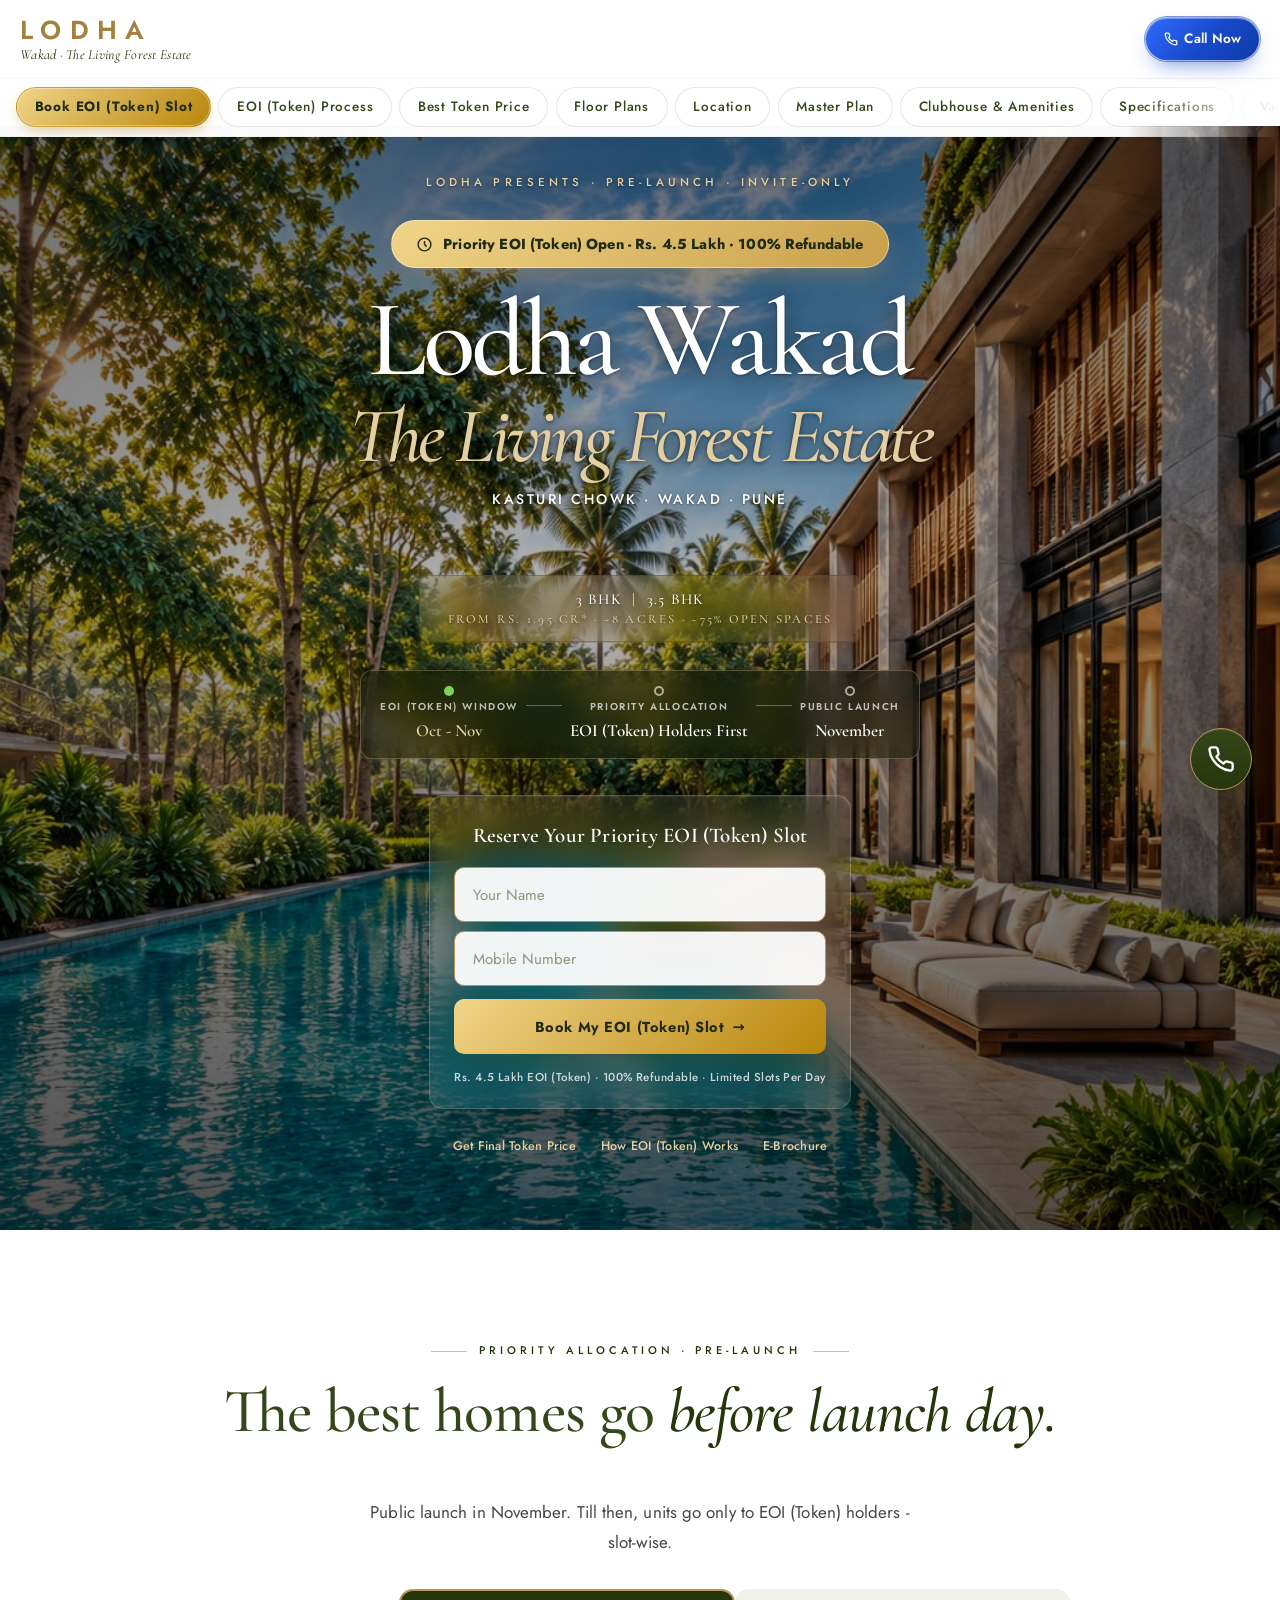
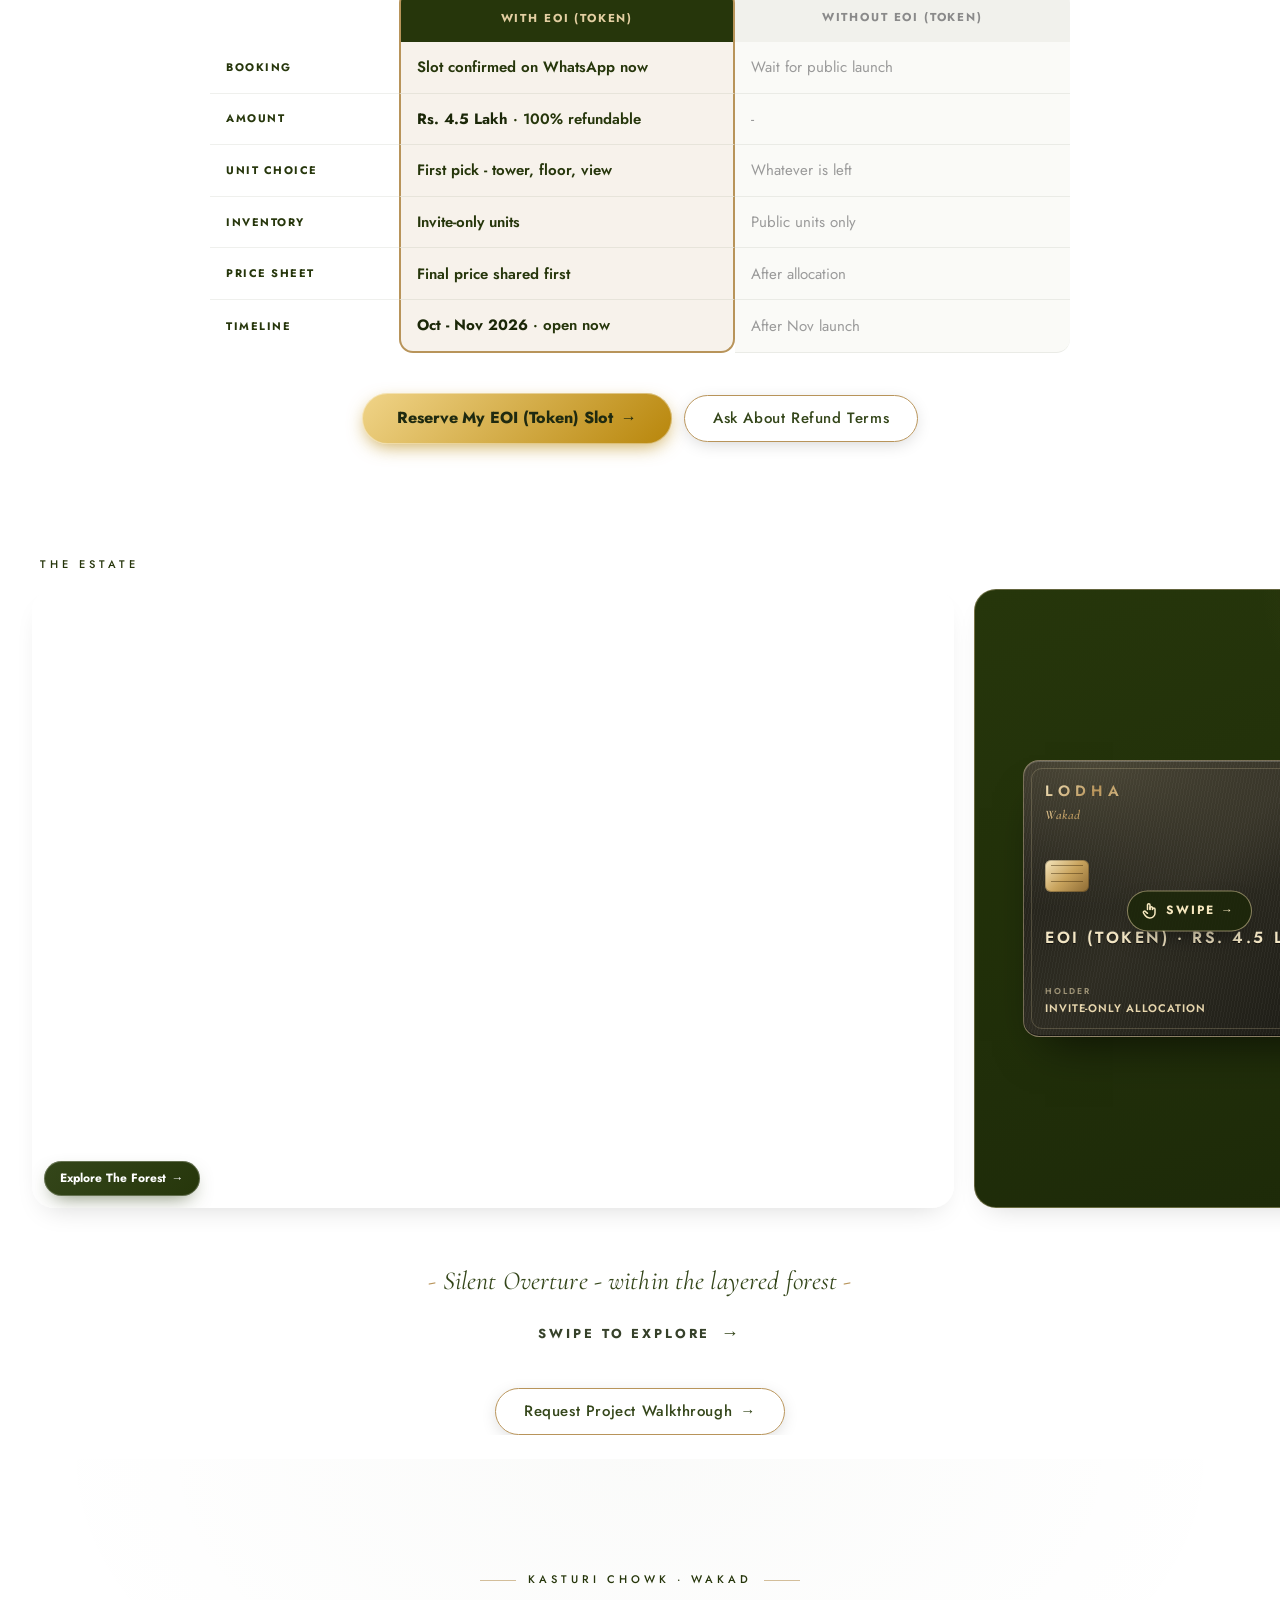
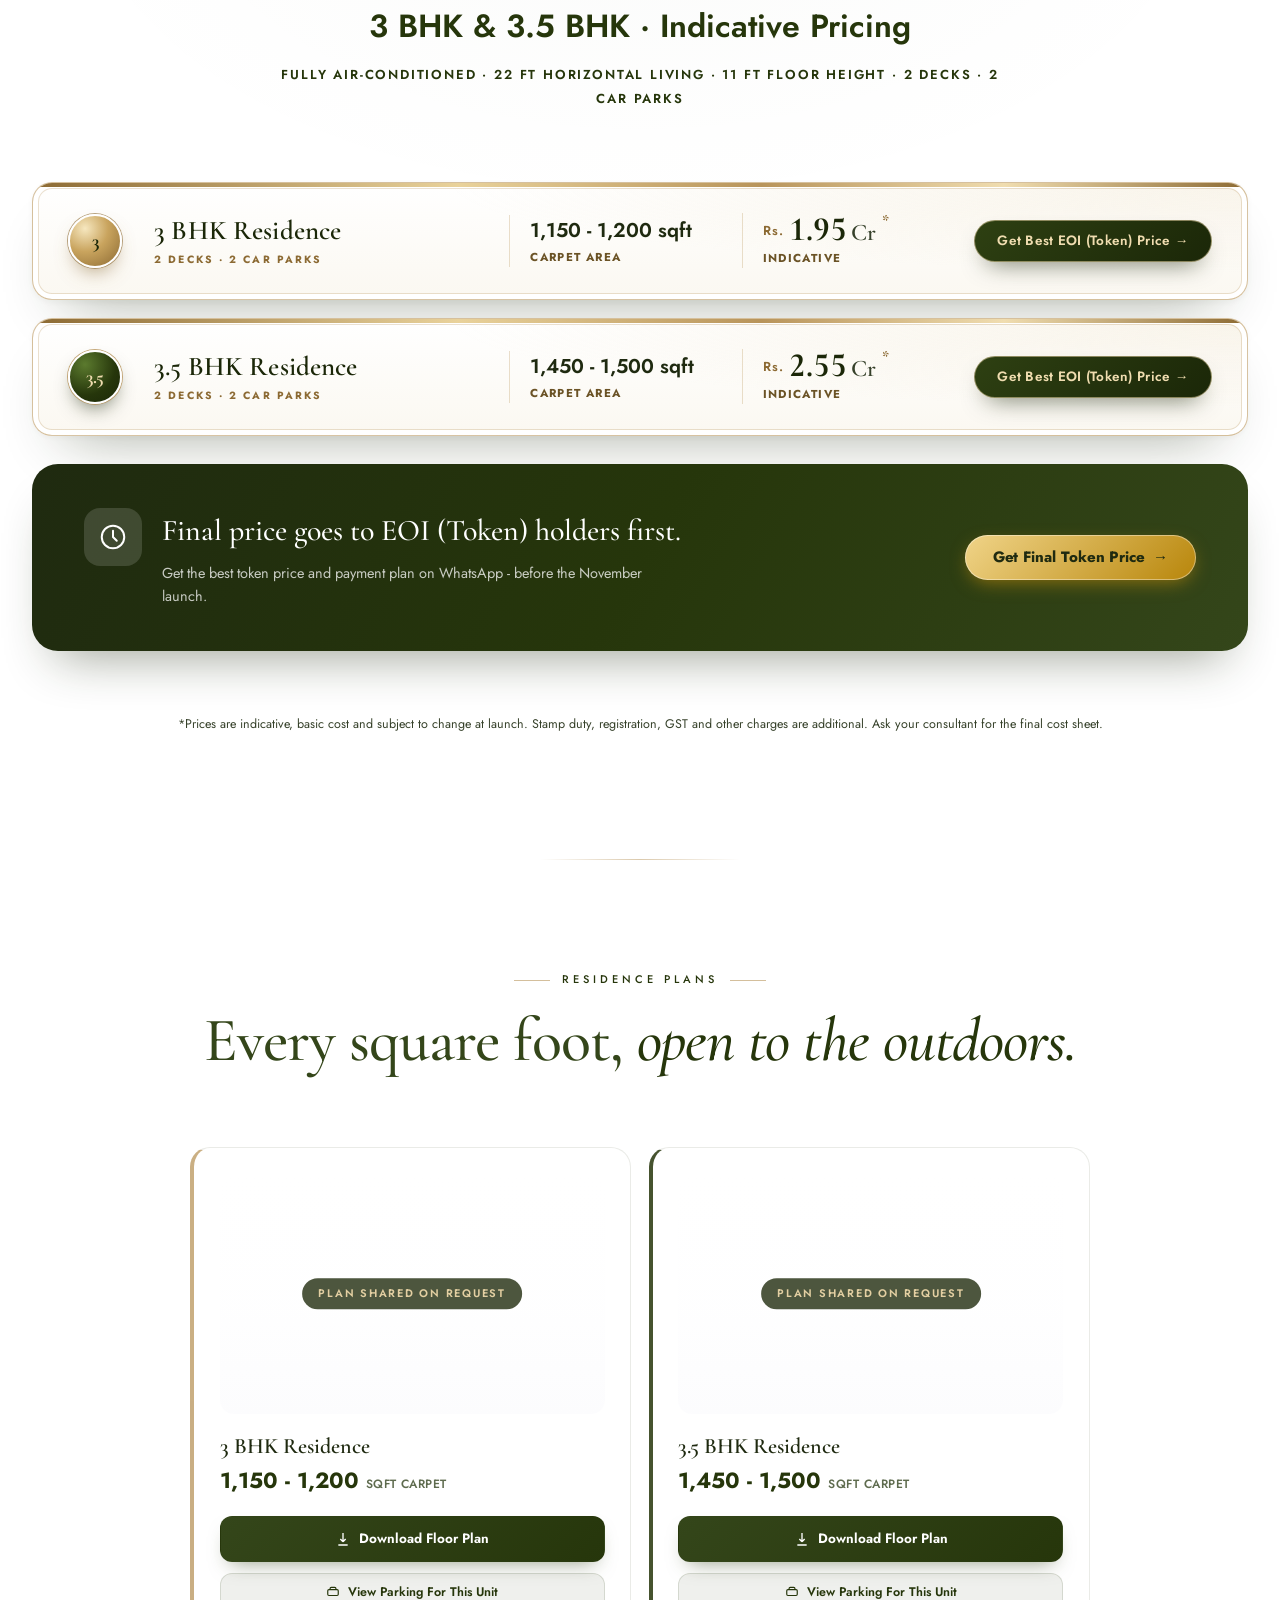
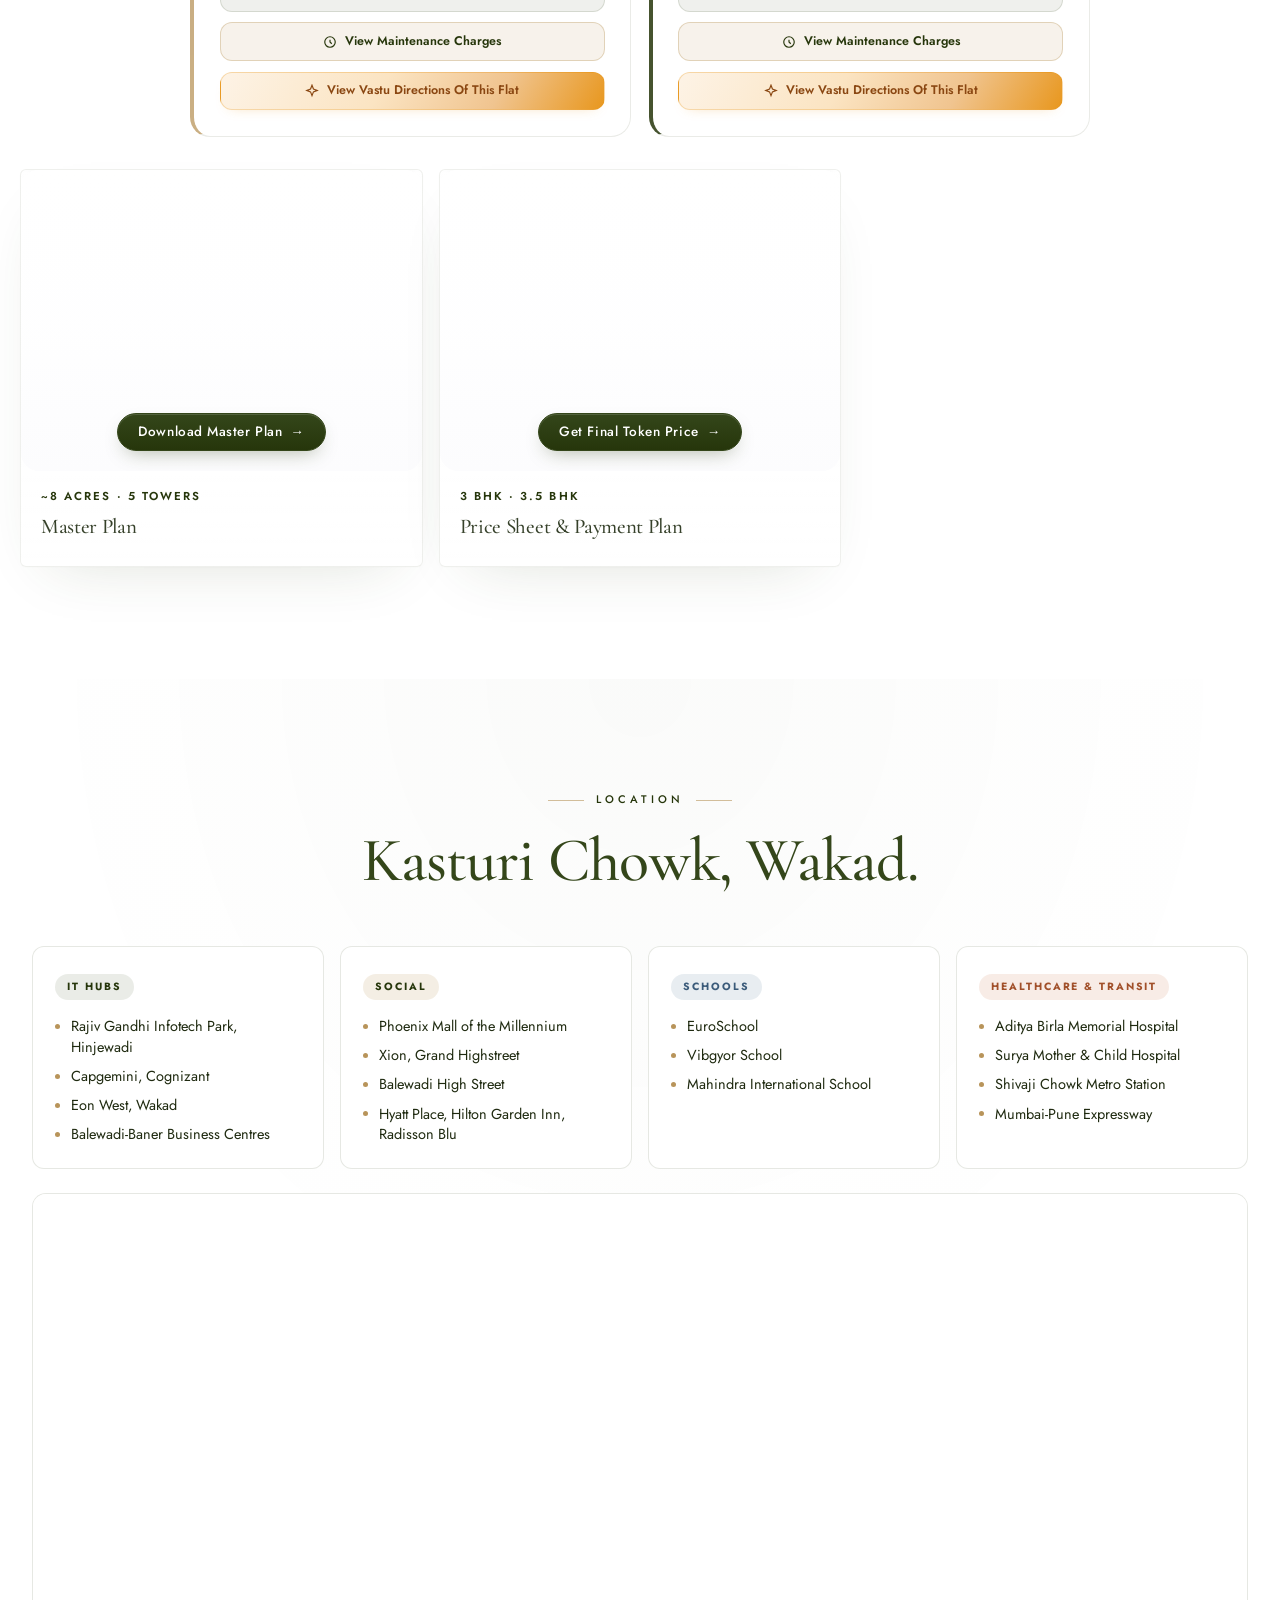
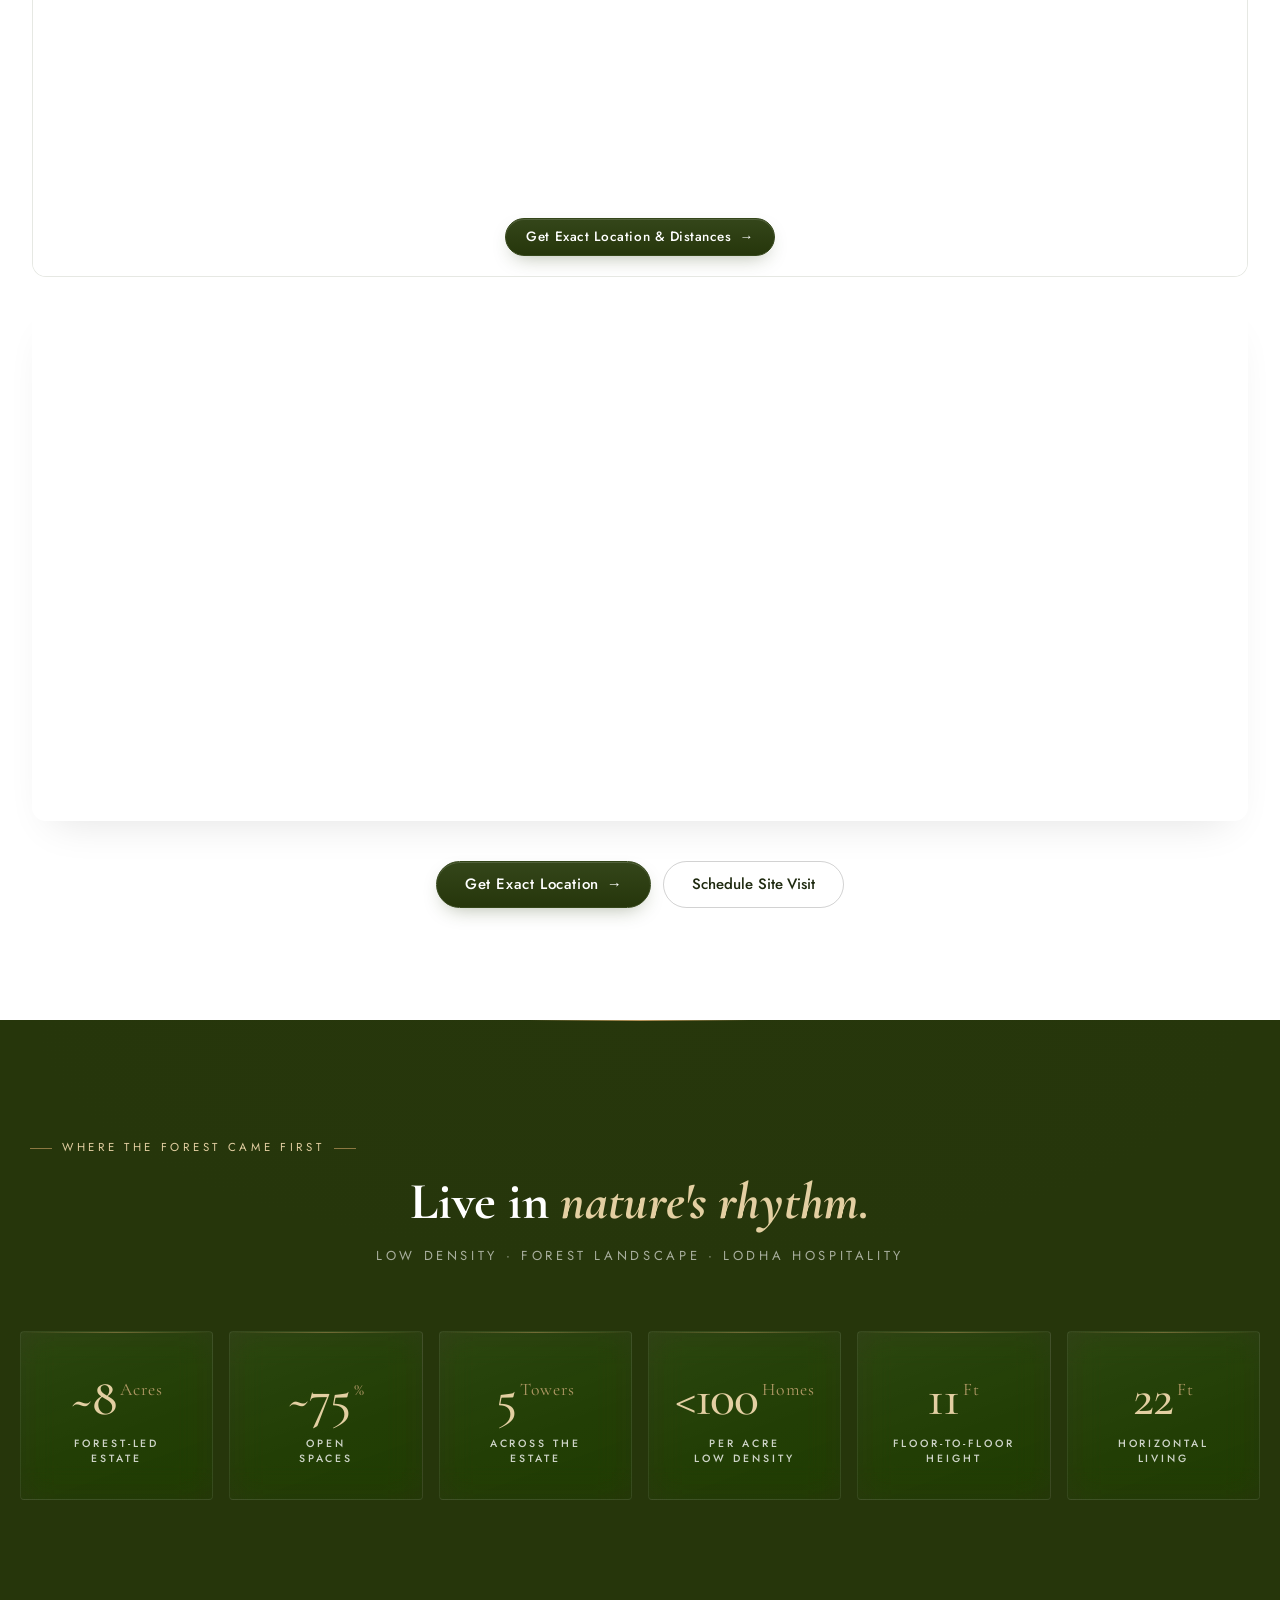
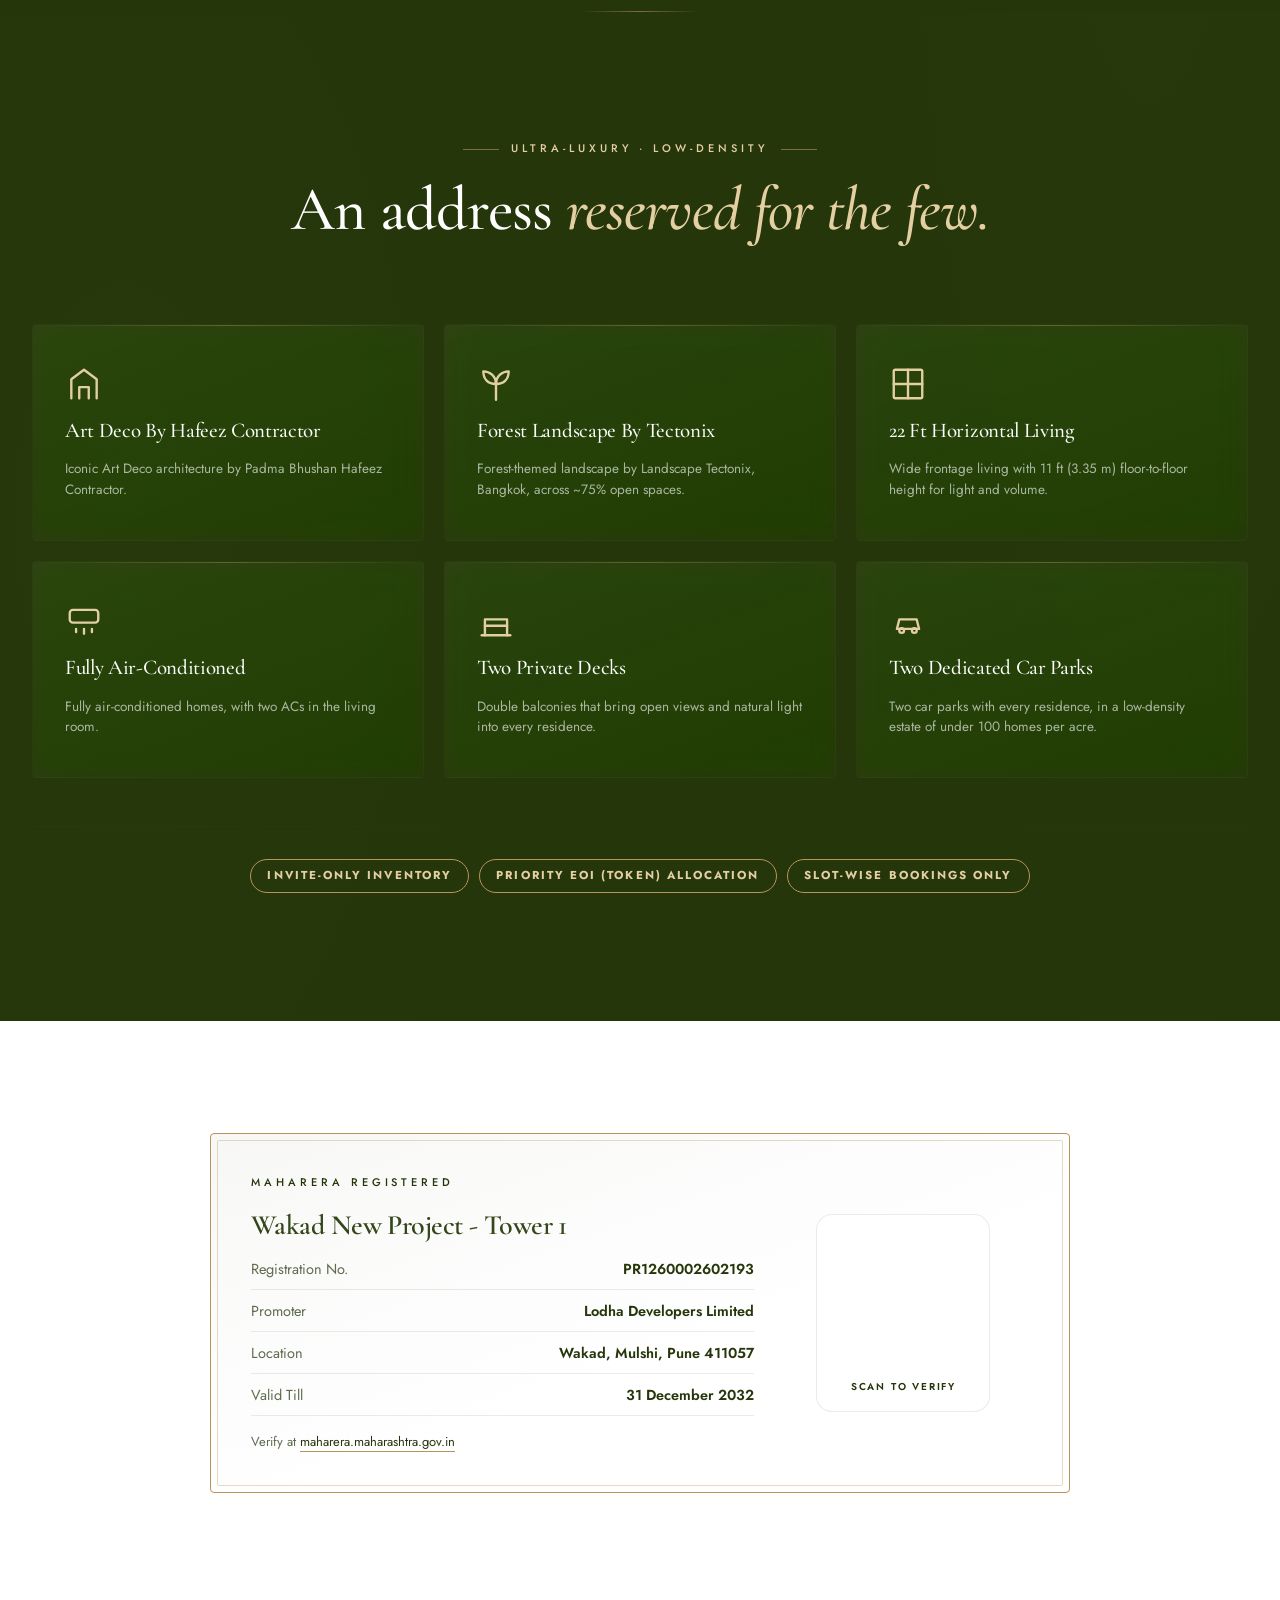
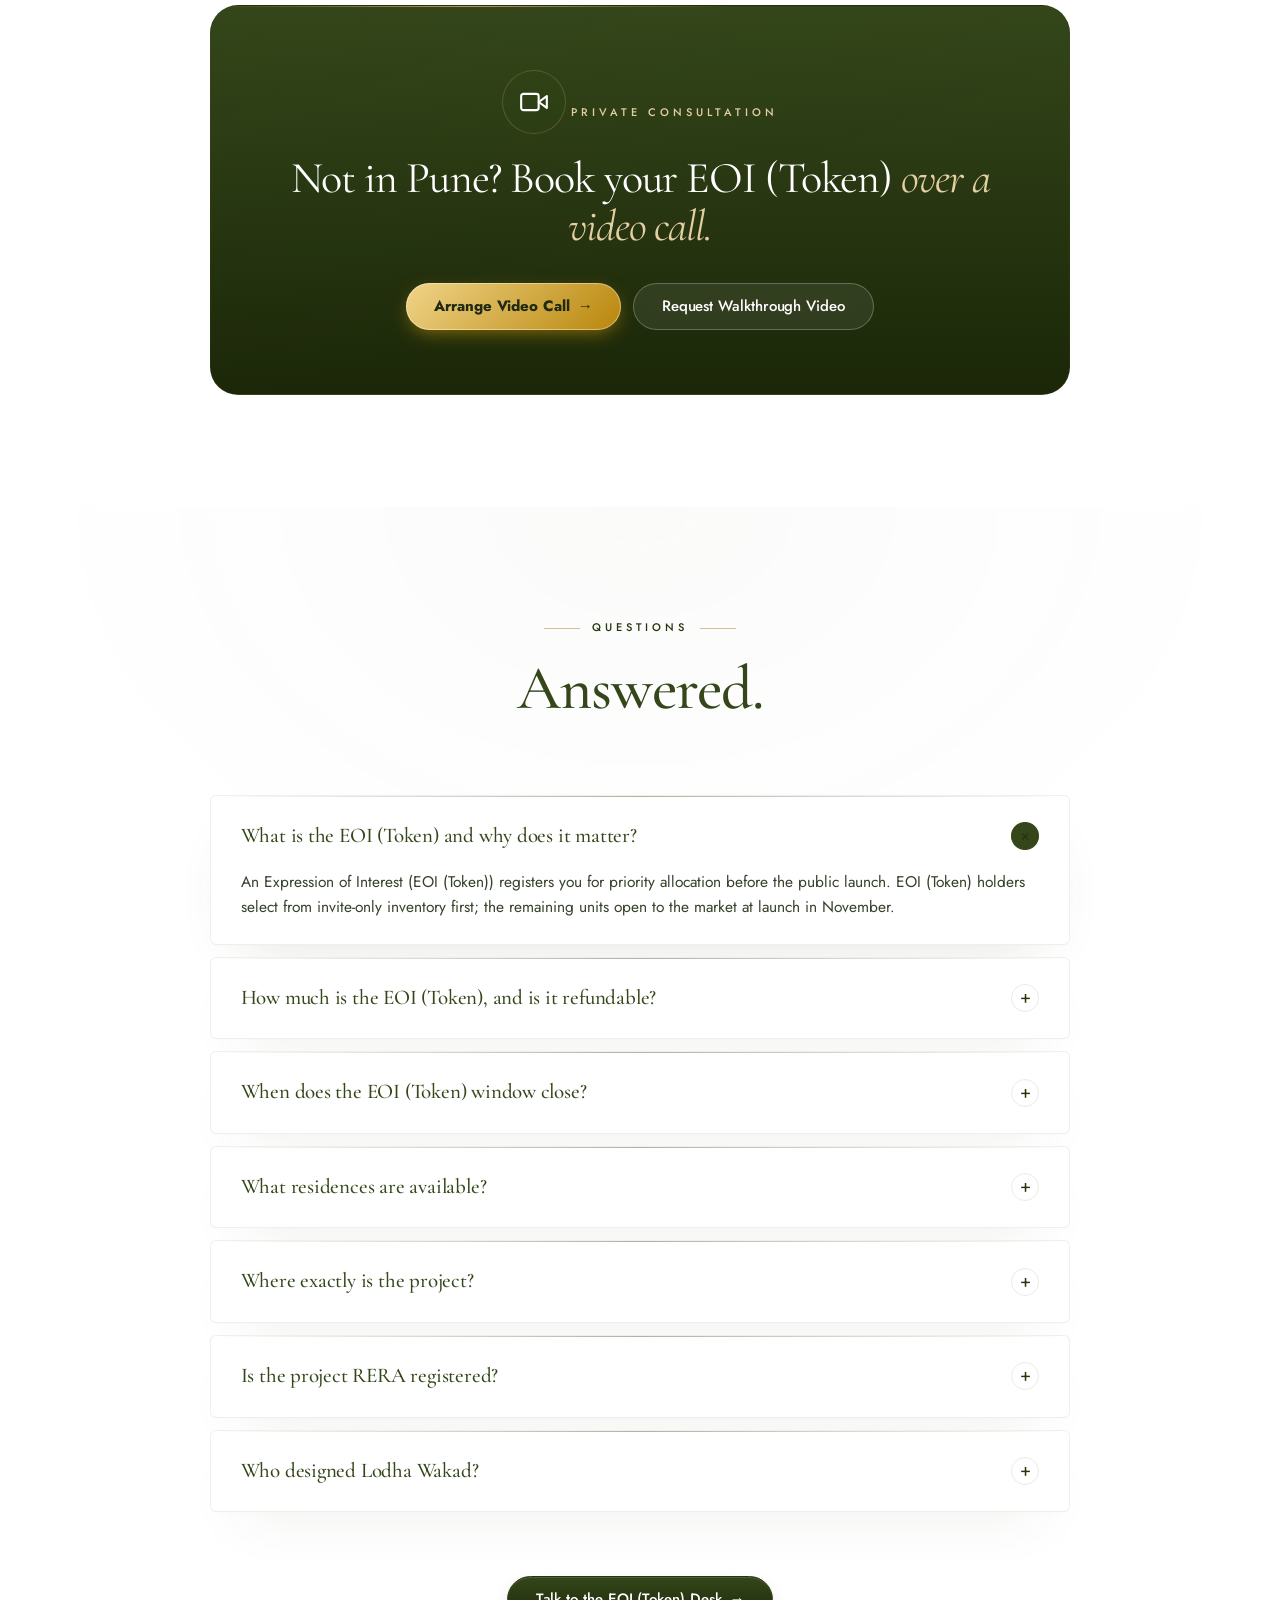
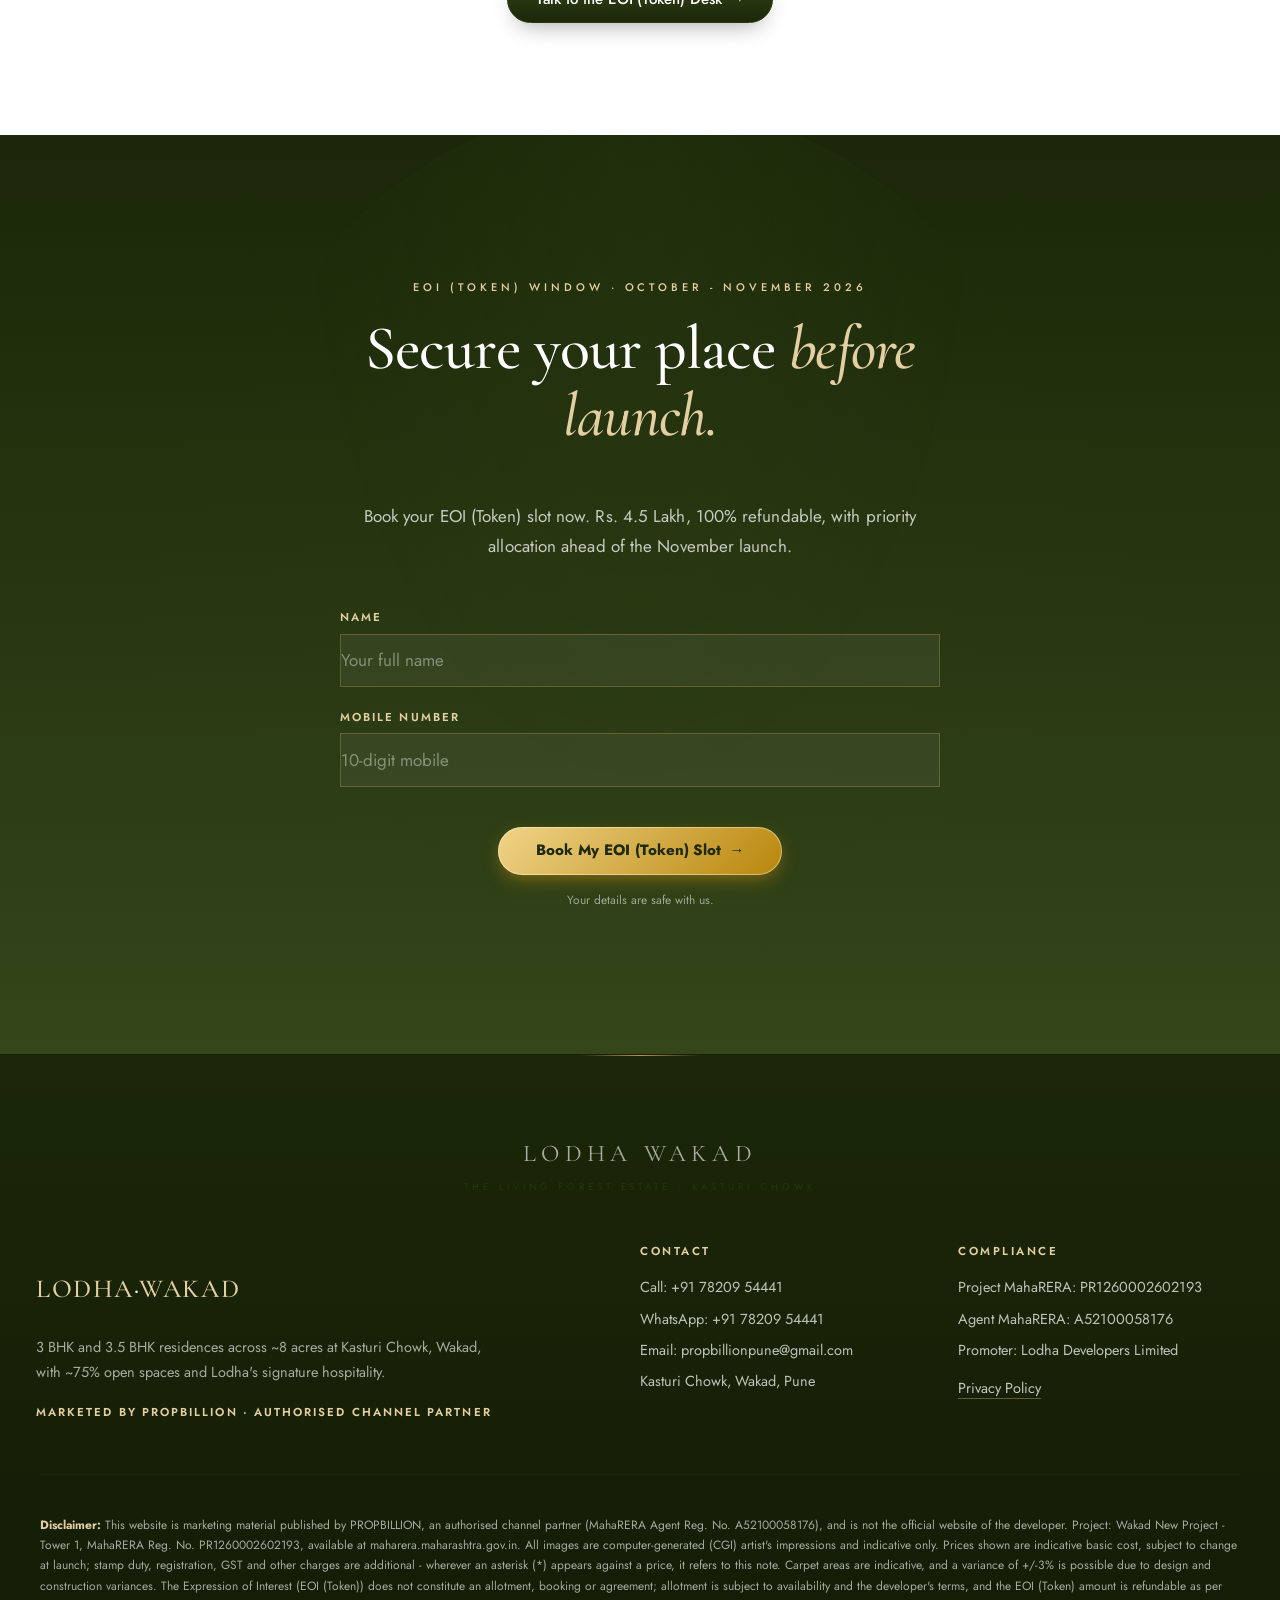
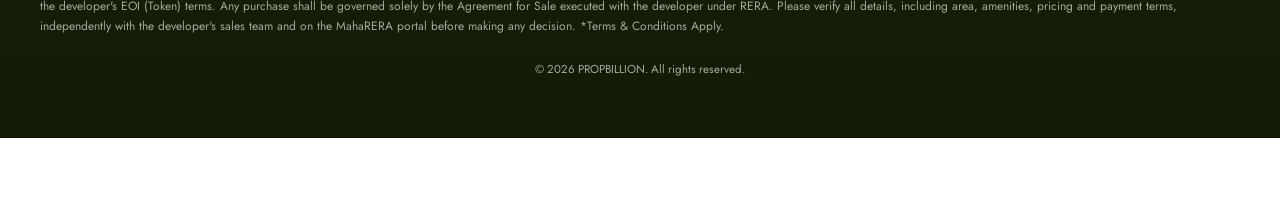
<file: lodha-wakad/index.html>
<!DOCTYPE html>
<html lang="en">
<head>
<meta charset="UTF-8">
<meta name="viewport" content="width=device-width, initial-scale=1.0, maximum-scale=5, viewport-fit=cover">
<title>Lodha Wakad · Pre-Launch EOI (Token) Open | The Living Forest Estate, Kasturi Chowk, Wakad, Pune</title>
<meta name="description" content="Lodha Wakad - The Living Forest Estate at Kasturi Chowk, Wakad. Pre-launch EOI window open Oct-Nov 2026. 3 BHK from Rs. 1.95 Cr* and 3.5 BHK from Rs. 2.55 Cr*. Rs. 4.5 Lakh, 100% refundable EOI. MahaRERA PR1260002602193.">

<link rel="preconnect" href="https://fonts.googleapis.com">
<link rel="preconnect" href="https://fonts.gstatic.com" crossorigin>
<link rel="dns-prefetch" href="https://wa.me">
<link rel="preload" as="image" href="WhatsApp%20Image%202026-10-16%20at%2017.15.27.jpeg" fetchpriority="high">
<link rel="preload" as="style" href="styles.css?v=8">

<style>
  html { font-family: -apple-system, BlinkMacSystemFont, 'Segoe UI', system-ui, sans-serif; }
  .hero { background: #1B2708; }
  .hero-bg img { background: #1B2708; }
  img { content-visibility: auto; }
</style>

<meta property="og:title" content="Lodha Wakad · Pre-Launch EOI (Token) Open · The Living Forest Estate">
<meta property="og:description" content="8 acres, ~75% open spaces. 3 BHK and 3.5 BHK residences at Kasturi Chowk, Wakad. Priority EOI allocation open Oct-Nov 2026.">
<meta property="og:image" content="WhatsApp%20Image%202026-10-16%20at%2017.15.27.jpeg">
<meta property="og:type" content="website">
<meta name="theme-color" content="#26360B">

<link rel="icon" type="image/svg+xml" href="data:image/svg+xml,%3Csvg xmlns='http://www.w3.org/2000/svg' viewBox='0 0 64 64'%3E%3Crect width='64' height='64' rx='4' fill='%2326360B'/%3E%3Ctext x='32' y='46' text-anchor='middle' font-family='Georgia,serif' font-style='italic' font-size='40' font-weight='500' fill='%23E3CFA2'%3EL%3C/text%3E%3C/svg%3E">

<link href="https://fonts.googleapis.com/css2?family=Cormorant+Garamond:ital,wght@0,400;0,500;0,600;0,700;1,400;1,500;1,600&family=Jost:wght@400;500;600;700&display=swap" rel="stylesheet">

<link rel="stylesheet" href="styles.css?v=8">
<!-- Google tag (gtag.js) -->
<script async src="https://www.googletagmanager.com/gtag/js?id=AW-17833027272"></script>
<script>
  window.dataLayer = window.dataLayer || [];
  function gtag(){dataLayer.push(arguments);}
  gtag('js', new Date());
  gtag('config', 'AW-17833027272');
</script>
</head>
<body>

<!-- ============================ HEADER ============================ -->
<header class="header" id="top">
  <div class="header-row">
    <a href="#top" class="logo-text" aria-label="Lodha Wakad Home">
      <span class="lt-main">LODHA</span>
      <span class="lt-sub">Wakad · The Living Forest Estate</span>
    </a>
    <div class="header-actions">
      <a href="tel:+917820954441" class="header-cta-call" aria-label="Call Lodha Wakad sales desk">
        <svg width="14" height="14" viewBox="0 0 24 24" fill="none" stroke="currentColor" stroke-width="2.2" stroke-linecap="round" stroke-linejoin="round" aria-hidden="true"><path d="M22 16.92v3a2 2 0 0 1-2.18 2 19.79 19.79 0 0 1-8.63-3.07 19.5 19.5 0 0 1-6-6 19.79 19.79 0 0 1-3.07-8.67A2 2 0 0 1 4.11 2h3a2 2 0 0 1 2 1.72c.127.96.361 1.903.7 2.81a2 2 0 0 1-.45 2.11L8.09 9.91a16 16 0 0 0 6 6l1.27-1.27a2 2 0 0 1 2.11-.45c.907.339 1.85.573 2.81.7A2 2 0 0 1 22 16.92z"></path></svg>
        <span class="header-cta-text">Call Now</span>
        <span class="cta-glint" aria-hidden="true"></span><span class="cta-spark sp1" aria-hidden="true"></span><span class="cta-spark sp2" aria-hidden="true"></span><span class="cta-spark sp3" aria-hidden="true"></span>
      </a>
    </div>
  </div>
</header>

<!-- ============================ ACTION BAR ============================ -->
<div class="action-bar-wrap">
  <nav class="action-bar" aria-label="Quick actions">
    <a href="https://wa.me/917820954441?text=I%20want%20to%20book%20a%20Priority%20EOI%20%28Token%29%20slot%20for%20Lodha%20Wakad." target="_blank" rel="noopener" class="action-chip action-chip-featured">Book EOI (Token) Slot</a>
    <a href="https://wa.me/917820954441?text=Explain%20the%20Lodha%20Wakad%20EOI%20%28Token%29%20process%20and%20refund%20terms." target="_blank" rel="noopener" class="action-chip">EOI (Token) Process</a>
    <a href="https://wa.me/917820954441?text=Send%20me%20the%20best%20token%20price%20for%20Lodha%20Wakad." target="_blank" rel="noopener" class="action-chip">Best Token Price</a>
    <a href="https://wa.me/917820954441?text=Send%20me%20the%20Lodha%20Wakad%20floor%20plans." target="_blank" rel="noopener" class="action-chip">Floor Plans</a>
    <a href="https://wa.me/917820954441?text=Send%20me%20the%20exact%20Lodha%20Wakad%20location." target="_blank" rel="noopener" class="action-chip">Location</a>
    <a href="https://wa.me/917820954441?text=Send%20me%20the%20Lodha%20Wakad%20master%20plan." target="_blank" rel="noopener" class="action-chip">Master Plan</a>
    <a href="https://wa.me/917820954441?text=Send%20me%20the%20Lodha%20Wakad%20amenities%20and%20clubhouse%20details." target="_blank" rel="noopener" class="action-chip">Clubhouse &amp; Amenities</a>
    <a href="https://wa.me/917820954441?text=Send%20me%20the%20Lodha%20Wakad%20specifications." target="_blank" rel="noopener" class="action-chip">Specifications</a>
    <a href="https://wa.me/917820954441?text=Send%20me%20the%20Vastu%20directions%20for%20Lodha%20Wakad%20flats." target="_blank" rel="noopener" class="action-chip">Vastu Directions</a>
    <a href="https://wa.me/917820954441?text=How%20many%20car%20parks%20come%20with%20a%20Lodha%20Wakad%20residence%3F" target="_blank" rel="noopener" class="action-chip">Parking</a>
    <a href="https://wa.me/917820954441?text=Send%20me%20the%20Lodha%20Wakad%20e-brochure." target="_blank" rel="noopener" class="action-chip">E-Brochure</a>
    <a href="https://wa.me/917820954441?text=I%20want%20to%20book%20a%20Lodha%20Wakad%20site%20visit." target="_blank" rel="noopener" class="action-chip">Site Visit</a>
  </nav>
</div>

<!-- ============================ EOI URGENCY RIBBON ============================ -->
<div class="page-offset">
</div>

<!-- ============================ HERO ============================ -->
<section class="hero">
  <div class="hero-bg">
    <img src="WhatsApp%20Image%202026-10-16%20at%2017.15.27.jpeg" alt="Lodha Wakad - landscaped estate (CGI)" width="1080" height="1920" fetchpriority="high" decoding="async">
  </div>
  <div class="hero-inner hero-inner-v2">
    <span class="hero-presents reveal">Lodha Presents · Pre-Launch · Invite-Only</span>

    <div class="hero-token-pill reveal">
      <svg viewBox="0 0 24 24" fill="none" stroke="currentColor" stroke-width="2"><circle cx="12" cy="12" r="9"/><path d="M12 7v5l3 3"/></svg>
      Priority EOI (Token) Open - Rs. 4.5 Lakh · 100% Refundable
    </div>

    <h1 class="hero-mainline reveal reveal-d1">
      Lodha Wakad <em>The Living Forest Estate</em>
    </h1>

    <p class="hero-support reveal reveal-d2">Kasturi Chowk · Wakad · Pune</p>

    <p class="hero-headline-v2 hero-config-pill reveal reveal-d2">
      3 BHK &nbsp;|&nbsp; 3.5 BHK <br><em>From Rs. 1.95 Cr* · ~8 Acres · ~75% Open Spaces</em>
    </p>

    <!-- EOI timeline mini-strip -->
    <div class="hero-eoi-timeline reveal reveal-d3" aria-label="EOI (Token) timeline">
      <div class="het-step is-live"><span class="het-dot"></span><span class="het-l">EOI (Token) Window</span><span class="het-v">Oct - Nov</span></div>
      <div class="het-line"></div>
      <div class="het-step"><span class="het-dot"></span><span class="het-l">Priority Allocation</span><span class="het-v">EOI (Token) Holders First</span></div>
      <div class="het-line"></div>
      <div class="het-step"><span class="het-dot"></span><span class="het-l">Public Launch</span><span class="het-v">November</span></div>
    </div>

    <form id="heroForm" class="hero-form reveal reveal-d3">
      <p class="hf-head">Reserve Your Priority EOI (Token) Slot</p>
      <div class="hf-fields">
        <input id="hf_name" type="text" placeholder="Your Name" class="hf-input" autocomplete="name" required>
        <input id="hf_mob" type="tel" placeholder="Mobile Number" class="hf-input" autocomplete="tel" inputmode="numeric" required>
      </div>
      <button type="submit" class="hf-submit">Book My EOI (Token) Slot <span>→</span></button>
      <p class="hf-trust">Rs. 4.5 Lakh EOI (Token) · 100% Refundable · Limited Slots Per Day</p>
    </form>

    <div class="hero-secondary-ctas reveal reveal-d3">
      <a href="https://wa.me/917820954441?text=Send%20me%20the%20best%20token%20price%20for%20Lodha%20Wakad." target="_blank" rel="noopener" class="hsc-link">Get Final Token Price</a>
      <span class="hsc-divider" aria-hidden="true">·</span>
      <a href="https://wa.me/917820954441?text=Explain%20the%20Lodha%20Wakad%20EOI%20%28Token%29%20process%20and%20refund%20terms." target="_blank" rel="noopener" class="hsc-link">How EOI (Token) Works</a>
      <span class="hsc-divider" aria-hidden="true">·</span>
      <a href="https://wa.me/917820954441?text=Send%20me%20the%20Lodha%20Wakad%20e-brochure." target="_blank" rel="noopener" class="hsc-link">E-Brochure</a>
    </div>
  </div>
</section>

<!-- ============================ EOI - WHY NOW (primary conversion block) ============================ -->
<section id="eoi" class="section eoi-section">
  <div class="container">
    <div class="section-head" style="margin-bottom: 2rem;">
      <span class="eyebrow reveal">Priority Allocation · Pre-Launch</span>
      <h2 class="h-section reveal reveal-d1">The best homes go <em class="italic text-brand">before launch day.</em></h2>
      <p class="lead mt-md reveal reveal-d2" style="max-width: 560px; margin-left: auto; margin-right: auto;">
        Public launch in November. Till then, units go only to EOI (Token) holders - slot-wise.
      </p>
    </div>

    <div class="eoi-table-wrap reveal">
      <table class="eoi-table">
        <thead>
          <tr>
            <th class="et-k"></th>
            <th class="et-with"><span class="et-tag">With EOI (Token)</span></th>
            <th class="et-without"><span class="et-tag">Without EOI (Token)</span></th>
          </tr>
        </thead>
        <tbody>
          <tr><td class="et-k">Booking</td><td class="et-with">Slot confirmed on WhatsApp now</td><td class="et-without">Wait for public launch</td></tr>
          <tr><td class="et-k">Amount</td><td class="et-with"><strong>Rs. 4.5 Lakh</strong> · 100% refundable</td><td class="et-without">-</td></tr>
          <tr><td class="et-k">Unit Choice</td><td class="et-with">First pick - tower, floor, view</td><td class="et-without">Whatever is left</td></tr>
          <tr><td class="et-k">Inventory</td><td class="et-with">Invite-only units</td><td class="et-without">Public units only</td></tr>
          <tr><td class="et-k">Price Sheet</td><td class="et-with">Final price shared first</td><td class="et-without">After allocation</td></tr>
          <tr><td class="et-k">Timeline</td><td class="et-with"><strong>Oct - Nov 2026</strong> · open now</td><td class="et-without">After Nov launch</td></tr>
        </tbody>
      </table>
    </div>

    <div class="flex-center mt-lg">
      <a href="https://wa.me/917820954441?text=I%20want%20to%20book%20a%20Priority%20EOI%20%28Token%29%20slot%20for%20Lodha%20Wakad." target="_blank" rel="noopener" class="btn ag-token-cta btn-xl">Reserve My EOI (Token) Slot <span>→</span></a>
      <a href="https://wa.me/917820954441?text=Explain%20the%20Lodha%20Wakad%20EOI%20%28Token%29%20process%20and%20refund%20terms." target="_blank" rel="noopener" class="btn btn-glass-light">Ask About Refund Terms</a>
    </div>
  </div>
</section>

<!-- ============================ GALLERY ============================ -->
<div class="auto-gallery" data-autoslide="true" style="margin-top: 0;">
  <div class="ag-label">
    <span class="eyebrow" style="margin-bottom: 0;">The Estate</span>
  </div>
  <div class="ag-track" data-track>
    <div class="ag-slide" data-caption="Silent Overture - within the layered forest"><img src="WhatsApp%20Image%202026-10-16%20at%2006.17.35.jpeg" alt="Lodha Wakad forest walkway (CGI)" width="900" height="506" loading="lazy" decoding="async"><a href="https://wa.me/917820954441?text=Send%20me%20the%20Lodha%20Wakad%20landscape%20and%20forest%20trail%20details." target="_blank" rel="noopener" class="ag-slide-tag">Explore The Forest <span>→</span></a></div>
    <div class="ag-slide ag-slide-eoi" data-caption="Priority EOI (Token) - invite-only allocation">
      <div class="eoi-slide-inner">
        <a href="https://wa.me/917820954441?text=Send%20me%20the%20extra%20benefits%20of%20booking%20an%20EOI%20%28Token%29%20for%20Lodha%20Wakad." target="_blank" rel="noopener" class="metal-card" aria-label="Get EOI (Token) extra benefits info">
          <span class="mc-sheen" aria-hidden="true"></span>
          <span class="mc-top">
            <span class="mc-brand">LODHA<small>Wakad</small></span>
            <span class="mc-tier">Priority</span>
          </span>
          <span class="mc-chip" aria-hidden="true"><i></i><i></i><i></i></span>
          <span class="mc-num">EOI (TOKEN) · RS. 4.5 LAKH</span>
          <span class="mc-bottom">
            <span><em>Holder</em>Invite-Only Allocation</span>
            <span><em>Valid</em>Oct - Nov 26</span>
          </span>
        </a>
        <div class="eoi-slide-side">
          <div class="es-t">Rs. 4.5 Lakh · 100% Refundable</div>
          <div class="es-name">EOI (Token) Benefits &amp; Terms</div>
          <a href="https://wa.me/917820954441?text=Send%20me%20the%20extra%20benefits%20of%20booking%20an%20EOI%20%28Token%29%20for%20Lodha%20Wakad." target="_blank" rel="noopener" class="btn ag-token-cta es-btn">Get EOI (Token) Extra Benefits Info <span>→</span></a>
        </div>
      </div>
    </div>
    <div class="ag-slide" data-caption="A Playful Cadence - across expansive greens"><img src="WhatsApp%20Image%202026-10-16%20at%2006.17.35%20%281%29.jpeg" alt="Lodha Wakad landscaped central lawn (CGI)" width="900" height="506" loading="lazy" decoding="async"><a href="https://wa.me/917820954441?text=Send%20me%20the%20Lodha%20Wakad%20open%20spaces%20and%20lawn%20details." target="_blank" rel="noopener" class="ag-slide-tag">See The Greens <span>→</span></a></div>
    <div class="ag-slide" data-caption="The Harmonic Chorus - in naturally good company"><img src="WhatsApp%20Image%202026-10-16%20at%2006.17.35%20%282%29.jpeg" alt="Lodha Wakad clubhouse (CGI)" width="900" height="506" loading="lazy" decoding="async"><a href="https://wa.me/917820954441?text=Send%20me%20the%20Lodha%20Wakad%20clubhouse%20details." target="_blank" rel="noopener" class="ag-slide-tag">Explore Clubhouse <span>→</span></a></div>
    <div class="ag-slide" data-caption="A Familial Sonata - with space for every moment"><img src="WhatsApp%20Image%202026-10-16%20at%2017.25.38.jpeg" alt="Lodha Wakad residence interior (CGI)" width="900" height="506" loading="lazy" decoding="async"><a href="https://wa.me/917820954441?text=Send%20me%20the%20Lodha%20Wakad%20sample%20flat%20video." target="_blank" rel="noopener" class="ag-slide-tag">Sample Flat Video <span>→</span></a></div>
    <div class="ag-slide" data-caption="The Conductor's Coda - Lodha hospitality"><img src="WhatsApp%20Image%202026-10-16%20at%2017.25.39.jpeg" alt="Lodha Wakad lifestyle (CGI)" width="900" height="506" loading="lazy" decoding="async"><a href="https://wa.me/917820954441?text=Tell%20me%20about%20Lodha%20hospitality%20services%20at%20Lodha%20Wakad." target="_blank" rel="noopener" class="ag-slide-tag">Lodha Hospitality <span>→</span></a></div>
    <div class="ag-slide" data-caption="Live In Nature's Rhythm"><img src="WhatsApp%20Image%202026-09-10%20at%2007.24.42%20%286%29.jpeg" data-fb="WhatsApp%20Image%202026-09-10%20at%2007.24.42%20%286%29.jpg|WhatsApp%20Image%202026-09-10%20at%207.24.42%20%286%29.jpeg|WhatsApp%20Image%202026-09-10%20at%207.24.42%20%286%29.jpg|overture.jpg" onerror="var l=(this.dataset.fb||'').split('|');if(l.length&&l[0]){this.src=l.shift();this.dataset.fb=l.join('|');}else{this.onerror=null;}" data-no-optimize="true" alt="Lodha Wakad lifestyle (CGI)" width="900" height="506" loading="lazy" decoding="async"></div>
  </div>
  <div class="ag-caption-rail" data-caption-rail></div>
  <div class="ag-hint"><span>Swipe to explore</span> <span class="ag-arrow">→</span></div>
  <div class="gallery-cta-wrap">
    <a href="https://wa.me/917820954441?text=Send%20me%20the%20Lodha%20Wakad%20project%20walkthrough." target="_blank" rel="noopener" class="btn btn-glass-light">Request Project Walkthrough <span>→</span></a>
  </div>
</div>

<!-- ============================ PRICING ============================ -->
<section id="configurations" class="section bg-mist">
  <div class="container">
    <div class="section-head">
      <span class="eyebrow reveal">Kasturi Chowk · Wakad</span>
      <h2 class="price-head reveal reveal-d1">3 BHK &amp; 3.5 BHK · Indicative Pricing</h2>
      <p class="spec-line reveal reveal-d2">Fully Air-Conditioned · 22 Ft Horizontal Living · 11 Ft Floor Height · 2 Decks · 2 Car Parks</p>
    </div>

    <div class="unit-list">
      <div class="unit-row-simple tier-3 uc-premium">
        <div class="uc-badge tier-3">3</div>
        <div>
          <div class="uc-name">3 BHK Residence</div>
          <div class="uc-name-tag">2 Decks · 2 Car Parks</div>
        </div>
        <div class="uc-area">
          <div class="uc-area-value">1,150 - 1,200 sqft</div>
          <div class="uc-area-label">Carpet Area</div>
        </div>
        <div class="uc-price">
          <div class="uc-price-value"><span class="uc-rs">Rs.</span>1.95 <span class="uc-cr">Cr</span><span class="uc-star">*</span></div>
          <div class="uc-price-label">Indicative</div>
        </div>
        <a href="https://wa.me/917820954441?text=Send%20me%20the%20best%20EOI%20%28Token%29%20price%20for%20a%20Lodha%20Wakad%203%20BHK%20%281150-1200%20sqft%29." target="_blank" rel="noopener" class="btn btn-glass-brand btn-sm btn-unlock">Get Best EOI (Token) Price →</a>
      </div>
      <div class="unit-row-simple tier-4 uc-premium">
        <div class="uc-badge tier-4">3.5</div>
        <div>
          <div class="uc-name">3.5 BHK Residence</div>
          <div class="uc-name-tag">2 Decks · 2 Car Parks</div>
        </div>
        <div class="uc-area">
          <div class="uc-area-value">1,450 - 1,500 sqft</div>
          <div class="uc-area-label">Carpet Area</div>
        </div>
        <div class="uc-price">
          <div class="uc-price-value"><span class="uc-rs">Rs.</span>2.55 <span class="uc-cr">Cr</span><span class="uc-star">*</span></div>
          <div class="uc-price-label">Indicative</div>
        </div>
        <a href="https://wa.me/917820954441?text=Send%20me%20the%20best%20EOI%20%28Token%29%20price%20for%20a%20Lodha%20Wakad%203.5%20BHK%20%281450-1500%20sqft%29." target="_blank" rel="noopener" class="btn btn-glass-brand btn-sm btn-unlock">Get Best EOI (Token) Price →</a>
      </div>
    </div>

    <div class="all-plans-banner reveal">
      <div class="apb-left">
        <div class="apb-icon">
          <svg viewBox="0 0 24 24" fill="none" stroke="currentColor" stroke-width="1.6" stroke-linecap="round" stroke-linejoin="round"><circle cx="12" cy="12" r="9"/><path d="M12 7v5l3 3"/></svg>
        </div>
        <div>
          <h4>Final price goes to EOI (Token) holders first.</h4>
          <p>Get the best token price and payment plan on WhatsApp - before the November launch.</p>
        </div>
      </div>
      <a href="https://wa.me/917820954441?text=Send%20me%20the%20final%20token%20price%20for%20Lodha%20Wakad%20and%20book%20my%20EOI%20%28Token%29%20slot." target="_blank" rel="noopener" class="btn ag-token-cta">Get Final Token Price <span>→</span></a>
    </div>

    <div class="text-center mt-xl">
      <p style="font-size: 12.5px; color: var(--graphite);">*Prices are indicative, basic cost and subject to change at launch. Stamp duty, registration, GST and other charges are additional. Ask your consultant for the final cost sheet.</p>
    </div>
  </div>
</section>

<!-- ============================ RESIDENCE PLANS ============================ -->
<section id="plans" class="every-sqft-section">
  <div class="container">
    <div class="section-head">
      <span class="eyebrow reveal">Residence Plans</span>
      <h2 class="h-section reveal reveal-d1">Every square foot, <em class="italic text-brand">open to the outdoors.</em></h2>
    </div>

    <div class="unit-plan-grid two-up">
      <div class="unit-plan-card reveal tier-3">
        <div class="upc-visual gated gated-soft-33"><img src="WhatsApp%20Image%202026-10-16%20at%2017.32.11%20%281%29.jpeg" alt="Lodha Wakad 3 BHK floor plan" width="640" height="400" loading="lazy" decoding="async"><span class="upc-lock">Plan shared on request</span></div>
        <div class="upc-head" style="flex-direction:column; align-items:flex-start; gap:0.3rem;">
          <div class="upc-name">3 BHK Residence</div>
          <div class="upc-sub upc-sub-bold">1,150 - 1,200 <span class="upc-sub-unit">sqft carpet</span></div>
        </div>
        <div class="upc-cta-row">
          <a href="https://wa.me/917820954441?text=Send%20me%20the%20Lodha%20Wakad%203%20BHK%20%281150-1200%20sqft%29%20floor%20plan." target="_blank" rel="noopener" class="upc-btn primary"><svg viewBox="0 0 24 24" fill="none" stroke="currentColor" stroke-width="2"><path d="M12 3v13m0 0l-4-4m4 4l4-4M5 21h14"/></svg>Download Floor Plan</a>
          <a href="https://wa.me/917820954441?text=Confirm%20the%20car%20parking%20for%20a%20Lodha%20Wakad%203%20BHK." target="_blank" rel="noopener" class="upc-btn secondary"><svg viewBox="0 0 24 24" fill="none" stroke="currentColor" stroke-width="2"><rect x="3" y="8" width="18" height="10" rx="2"/><path d="M7 8V6a2 2 0 0 1 2-2h6a2 2 0 0 1 2 2v2"/></svg>View Parking For This Unit</a>
          <a href="https://wa.me/917820954441?text=What%20are%20the%20maintenance%20charges%20for%20a%20Lodha%20Wakad%203%20BHK%3F" target="_blank" rel="noopener" class="upc-btn tertiary"><svg viewBox="0 0 24 24" fill="none" stroke="currentColor" stroke-width="2"><path d="M12 8v4l3 3M21 12a9 9 0 1 1-18 0 9 9 0 0 1 18 0z"/></svg>View Maintenance Charges</a>
          <a href="https://wa.me/917820954441?text=Send%20me%20the%20Vastu%20directions%20for%20a%20Lodha%20Wakad%203%20BHK." target="_blank" rel="noopener" class="upc-btn quaternary"><svg viewBox="0 0 24 24" fill="none" stroke="currentColor" stroke-width="2"><path d="M12 2l2.5 6.5L21 11l-6.5 2.5L12 20l-2.5-6.5L3 11l6.5-2.5z"/></svg>View Vastu Directions Of This Flat</a>
        </div>
      </div>
      <div class="unit-plan-card reveal reveal-d1 tier-4">
        <div class="upc-visual gated gated-soft-33"><img src="WhatsApp%20Image%202026-10-16%20at%2017.32.11.jpeg" alt="Lodha Wakad 3.5 BHK floor plan" width="640" height="400" loading="lazy" decoding="async"><span class="upc-lock">Plan shared on request</span></div>
        <div class="upc-head" style="flex-direction:column; align-items:flex-start; gap:0.3rem;">
          <div class="upc-name">3.5 BHK Residence</div>
          <div class="upc-sub upc-sub-bold">1,450 - 1,500 <span class="upc-sub-unit">sqft carpet</span></div>
        </div>
        <div class="upc-cta-row">
          <a href="https://wa.me/917820954441?text=Send%20me%20the%20Lodha%20Wakad%203.5%20BHK%20%281450-1500%20sqft%29%20floor%20plan." target="_blank" rel="noopener" class="upc-btn primary"><svg viewBox="0 0 24 24" fill="none" stroke="currentColor" stroke-width="2"><path d="M12 3v13m0 0l-4-4m4 4l4-4M5 21h14"/></svg>Download Floor Plan</a>
          <a href="https://wa.me/917820954441?text=Confirm%20the%20car%20parking%20for%20a%20Lodha%20Wakad%203.5%20BHK." target="_blank" rel="noopener" class="upc-btn secondary"><svg viewBox="0 0 24 24" fill="none" stroke="currentColor" stroke-width="2"><rect x="3" y="8" width="18" height="10" rx="2"/><path d="M7 8V6a2 2 0 0 1 2-2h6a2 2 0 0 1 2 2v2"/></svg>View Parking For This Unit</a>
          <a href="https://wa.me/917820954441?text=What%20are%20the%20maintenance%20charges%20for%20a%20Lodha%20Wakad%203.5%20BHK%3F" target="_blank" rel="noopener" class="upc-btn tertiary"><svg viewBox="0 0 24 24" fill="none" stroke="currentColor" stroke-width="2"><path d="M12 8v4l3 3M21 12a9 9 0 1 1-18 0 9 9 0 0 1 18 0z"/></svg>View Maintenance Charges</a>
          <a href="https://wa.me/917820954441?text=Send%20me%20the%20Vastu%20directions%20for%20a%20Lodha%20Wakad%203.5%20BHK." target="_blank" rel="noopener" class="upc-btn quaternary"><svg viewBox="0 0 24 24" fill="none" stroke="currentColor" stroke-width="2"><path d="M12 2l2.5 6.5L21 11l-6.5 2.5L12 20l-2.5-6.5L3 11l6.5-2.5z"/></svg>View Vastu Directions Of This Flat</a>
        </div>
      </div>
    </div>

    <div class="plan-grid plan-grid-after">
      <div class="plan-card reveal">
        <div class="gated gated-soft-31">
          <img src="WhatsApp%20Image%202026-10-17%20at%2004.40.58.jpeg" alt="Lodha Wakad master plan preview" width="800" height="450" loading="lazy" decoding="async">
          <div class="gated-cta"><a href="https://wa.me/917820954441?text=Send%20me%20the%20Lodha%20Wakad%20master%20plan." target="_blank" rel="noopener" class="btn btn-glass-brand btn-sm">Download Master Plan <span>→</span></a></div>
        </div>
        <div class="meta"><div class="t">~8 Acres · 5 Towers</div><div class="name">Master Plan</div></div>
      </div>
      <div class="plan-card reveal reveal-d1">
        <div class="gated gated-soft-31 gated-costsheet">
          <img src="price-sheet.jpg" alt="Lodha Wakad price sheet and payment plan preview" width="800" height="450" loading="lazy" decoding="async">
          <div class="gated-cta"><a href="https://wa.me/917820954441?text=Send%20me%20the%20Lodha%20Wakad%20final%20token%20price%20and%20payment%20plan." target="_blank" rel="noopener" class="btn btn-glass-brand btn-sm">Get Final Token Price <span>→</span></a></div>
        </div>
        <div class="meta"><div class="t">3 BHK · 3.5 BHK</div><div class="name">Price Sheet &amp; Payment Plan</div></div>
      </div>
    </div>
  </div>
</section>

<!-- ============================ LOCATION ============================ -->
<section id="location" class="section bg-mist">
  <div class="container">
    <div class="section-head" style="margin-bottom: 2.5rem;">
      <span class="eyebrow reveal">Location</span>
      <h2 class="h-section reveal reveal-d1">Kasturi Chowk, Wakad.</h2>
    </div>

    <div class="lm-grid">
      <div class="lm-card reveal"><span class="lm-cat it">IT Hubs</span><ul><li>Rajiv Gandhi Infotech Park, Hinjewadi</li><li>Capgemini, Cognizant</li><li>Eon West, Wakad</li><li>Balewadi-Baner Business Centres</li></ul></div>
      <div class="lm-card reveal reveal-d1"><span class="lm-cat social">Social</span><ul><li>Phoenix Mall of the Millennium</li><li>Xion, Grand Highstreet</li><li>Balewadi High Street</li><li>Hyatt Place, Hilton Garden Inn, Radisson Blu</li></ul></div>
      <div class="lm-card reveal reveal-d2"><span class="lm-cat edu">Schools</span><ul><li>EuroSchool</li><li>Vibgyor School</li><li>Mahindra International School</li></ul></div>
      <div class="lm-card reveal reveal-d3"><span class="lm-cat health">Healthcare &amp; Transit</span><ul><li>Aditya Birla Memorial Hospital</li><li>Surya Mother &amp; Child Hospital</li><li>Shivaji Chowk Metro Station</li><li>Mumbai-Pune Expressway</li></ul></div>
    </div>

    <div class="gated gated-clear location-map reveal">
      <img src="WhatsApp%20Image%202026-10-16%20at%2006.17.35%20%285%29.jpeg" alt="Lodha Wakad location map - Kasturi Chowk, Wakad (not to scale)" width="1200" height="675" loading="lazy" decoding="async">
      <div class="gated-cta">
        <a href="https://wa.me/917820954441?text=Send%20me%20the%20exact%20Lodha%20Wakad%20location%20and%20distances." target="_blank" rel="noopener" class="btn btn-glass-brand btn-sm">Get Exact Location &amp; Distances <span>→</span></a>
      </div>
    </div>

    <div class="reveal" style="margin-top: 1.5rem; border-radius: 14px; overflow: hidden; box-shadow: 0 20px 40px -20px rgba(0,0,0,0.12);">
      <iframe class="map-frame" loading="lazy" src="https://www.google.com/maps?q=Kasturi+Chowk,+Wakad,+Pune&output=embed" title="Kasturi Chowk, Wakad, Pune location map" referrerpolicy="no-referrer-when-downgrade" allowfullscreen></iframe>
    </div>
    <div class="flex-center mt-lg">
      <a href="https://wa.me/917820954441?text=Send%20me%20the%20exact%20Lodha%20Wakad%20location%20on%20map." target="_blank" rel="noopener" class="btn btn-glass-brand">Get Exact Location <span>→</span></a>
      <a href="https://wa.me/917820954441?text=I%20want%20to%20book%20a%20Lodha%20Wakad%20site%20visit." target="_blank" rel="noopener" class="btn btn-ghost">Schedule Site Visit</a>
    </div>
  </div>
</section>

<!-- ============================ STAT BAR ============================ -->
<section class="township-section-v2">
  <span class="fronts-eyebrow reveal">Where The Forest Came First</span>
  <h2 class="township-headline-v2 reveal reveal-d1">Live in <em>nature's rhythm.</em></h2>
  <p class="township-subline reveal reveal-d2">Low Density · Forest Landscape · Lodha Hospitality</p>

  <div class="metallic-grid">
    <div class="metallic-tile reveal"><span class="metallic-num">~8<small>Acres</small></span><span class="metallic-label">Forest-Led<br>Estate</span></div>
    <div class="metallic-tile reveal reveal-d1"><span class="metallic-num">~75<small>%</small></span><span class="metallic-label">Open<br>Spaces</span></div>
    <div class="metallic-tile reveal reveal-d2"><span class="metallic-num">5<small>Towers</small></span><span class="metallic-label">Across The<br>Estate</span></div>
    <div class="metallic-tile reveal reveal-d3"><span class="metallic-num">&lt;100<small>Homes</small></span><span class="metallic-label">Per Acre<br>Low Density</span></div>
    <div class="metallic-tile reveal"><span class="metallic-num">11<small>Ft</small></span><span class="metallic-label">Floor-To-Floor<br>Height</span></div>
    <div class="metallic-tile reveal reveal-d1"><span class="metallic-num">22<small>Ft</small></span><span class="metallic-label">Horizontal<br>Living</span></div>
  </div>
</section>

<!-- ============================ USP ============================ -->
<section id="amenities" class="section-usps">
  <div class="container">
    <div class="section-head">
      <span class="eyebrow reveal">Ultra-Luxury · Low-Density</span>
      <h2 class="h-section reveal reveal-d1">An address <em class="italic">reserved for the few.</em></h2>
    </div>

    <div class="usp-grid">
      <div class="usp-card reveal">
        <div class="usp-icon"><svg viewBox="0 0 24 24" fill="none" stroke="currentColor" stroke-width="1.5" stroke-linecap="round" stroke-linejoin="round"><path d="M4 21V9l8-6 8 6v12"/><path d="M9 21v-7h6v7"/></svg></div>
        <h3 class="usp-title">Art Deco By Hafeez Contractor</h3>
        <p class="usp-sub">Iconic Art Deco architecture by Padma Bhushan Hafeez Contractor.</p>
      </div>
      <div class="usp-card reveal reveal-d1">
        <div class="usp-icon"><svg viewBox="0 0 24 24" fill="none" stroke="currentColor" stroke-width="1.5" stroke-linecap="round" stroke-linejoin="round"><path d="M12 22V12"/><path d="M12 12C12 7 8 4 4 4c0 5 3 8 8 8z"/><path d="M12 12c0-5 4-8 8-8 0 5-3 8-8 8z"/></svg></div>
        <h3 class="usp-title">Forest Landscape By Tectonix</h3>
        <p class="usp-sub">Forest-themed landscape by Landscape Tectonix, Bangkok, across ~75% open spaces.</p>
      </div>
      <div class="usp-card reveal reveal-d2">
        <div class="usp-icon"><svg viewBox="0 0 24 24" fill="none" stroke="currentColor" stroke-width="1.5" stroke-linecap="round" stroke-linejoin="round"><rect x="3" y="3" width="18" height="18" rx="1"/><path d="M3 12h18M12 3v18"/></svg></div>
        <h3 class="usp-title">22 Ft Horizontal Living</h3>
        <p class="usp-sub">Wide frontage living with 11 ft (3.35 m) floor-to-floor height for light and volume.</p>
      </div>
      <div class="usp-card reveal">
        <div class="usp-icon"><svg viewBox="0 0 24 24" fill="none" stroke="currentColor" stroke-width="1.5" stroke-linecap="round" stroke-linejoin="round"><rect x="3" y="5" width="18" height="8" rx="2"/><path d="M7 17v2M12 17v3M17 17v2"/></svg></div>
        <h3 class="usp-title">Fully Air-Conditioned</h3>
        <p class="usp-sub">Fully air-conditioned homes, with two ACs in the living room.</p>
      </div>
      <div class="usp-card reveal reveal-d1">
        <div class="usp-icon"><svg viewBox="0 0 24 24" fill="none" stroke="currentColor" stroke-width="1.5" stroke-linecap="round" stroke-linejoin="round"><path d="M3 21h18"/><path d="M5 21V11h14v10"/><path d="M5 15h14"/></svg></div>
        <h3 class="usp-title">Two Private Decks</h3>
        <p class="usp-sub">Double balconies that bring open views and natural light into every residence.</p>
      </div>
      <div class="usp-card reveal reveal-d2">
        <div class="usp-icon"><svg viewBox="0 0 24 24" fill="none" stroke="currentColor" stroke-width="1.5" stroke-linecap="round" stroke-linejoin="round"><path d="M5 17h14l-1.5-6h-11z"/><circle cx="8" cy="18" r="1.5"/><circle cx="16" cy="18" r="1.5"/></svg></div>
        <h3 class="usp-title">Two Dedicated Car Parks</h3>
        <p class="usp-sub">Two car parks with every residence, in a low-density estate of under 100 homes per acre.</p>
      </div>
    </div>

    <div class="scarcity-strip reveal">
      <span class="ss-pill">Invite-Only Inventory</span>
      <span class="ss-pill">Priority EOI (Token) Allocation</span>
      <span class="ss-pill">Slot-Wise Bookings Only</span>
    </div>
  </div>
</section>

<!-- ============================ RERA ============================ -->
<section id="rera" class="section bg-bone">
  <div class="container-narrow">
    <div class="rera-card reveal">
      <div>
        <span class="eyebrow">MahaRERA Registered</span>
        <h3 class="h-card" style="font-size: 28px; margin: 0.4rem 0 1rem;">Wakad New Project - Tower 1</h3>
        <ul class="rera-list">
          <li><span>Registration No.</span><strong>PR1260002602193</strong></li>
          <li><span>Promoter</span><strong>Lodha Developers Limited</strong></li>
          <li><span>Location</span><strong>Wakad, Mulshi, Pune 411057</strong></li>
          <li><span>Valid Till</span><strong>31 December 2032</strong></li>
        </ul>
        <p class="rera-note">Verify at <a href="https://maharera.maharashtra.gov.in/" target="_blank" rel="noopener">maharera.maharashtra.gov.in</a></p>
      </div>
      <div class="rera-qr">
        <img src="rera-qr.png" alt="MahaRERA QR code for PR1260002602193" width="140" height="140" loading="lazy" decoding="async" data-no-optimize="true">
        <div class="l">Scan To Verify</div>
      </div>
    </div>
  </div>
</section>

<!-- ============================ VIDEO CALL ============================ -->
<section class="section bg-bone" style="padding-top: 0;">
  <div class="container-narrow">
    <div class="vc-card reveal">
      <div class="icon-circle">
        <svg width="28" height="28" viewBox="0 0 24 24" fill="none" stroke="#ffffff" stroke-width="1.8" stroke-linecap="round" stroke-linejoin="round"><polygon points="23 7 16 12 23 17 23 7"></polygon><rect x="1" y="5" width="15" height="14" rx="2" ry="2"></rect></svg>
      </div>
      <span class="eyebrow" style="display: inline-block;">Private Consultation</span>
      <h3>Not in Pune? Book your EOI (Token) <em>over a video call.</em></h3>
      <div style="margin-top: 2rem; display: flex; flex-wrap: wrap; gap: 0.75rem; justify-content: center; position: relative;">
        <a href="https://wa.me/917820954441?text=I%20want%20to%20arrange%20a%20video%20call%20to%20book%20my%20Lodha%20Wakad%20EOI%20%28Token%29." target="_blank" rel="noopener" class="btn ag-token-cta">Arrange Video Call <span>→</span></a>
        <a href="https://wa.me/917820954441?text=Send%20me%20a%20Lodha%20Wakad%20walkthrough%20video." target="_blank" rel="noopener" class="btn btn-outline-light">Request Walkthrough Video</a>
      </div>
    </div>
  </div>
</section>

<!-- ============================ FAQ ============================ -->
<section id="faq" class="section bg-mist">
  <div class="container-narrow">
    <div class="section-head">
      <span class="eyebrow reveal">Questions</span>
      <h2 class="h-section reveal reveal-d1">Answered.</h2>
    </div>
    <div style="display: flex; flex-direction: column; gap: 0.75rem;">
      <details class="faq-item reveal" open>
        <summary><span class="q">What is the EOI (Token) and why does it matter?</span><span class="faq-icon">+</span></summary>
        <p>An Expression of Interest (EOI (Token)) registers you for priority allocation before the public launch. EOI (Token) holders select from invite-only inventory first; the remaining units open to the market at launch in November.</p>
      </details>
      <details class="faq-item reveal">
        <summary><span class="q">How much is the EOI (Token), and is it refundable?</span><span class="faq-icon">+</span></summary>
        <p>The EOI (Token) amount is Rs. 4.5 Lakh and is 100% refundable if you choose not to proceed. Ask our desk for the written refund terms before you submit.</p>
      </details>
      <details class="faq-item reveal">
        <summary><span class="q">When does the EOI (Token) window close?</span><span class="faq-icon">+</span></summary>
        <p>EOIs (Tokens) are being accepted from October to November 2026, ahead of the November launch. Bookings are attended slot-wise, so confirm your slot early.</p>
      </details>
      <details class="faq-item reveal">
        <summary><span class="q">What residences are available?</span><span class="faq-icon">+</span></summary>
        <p>3 BHK residences of 1,150 - 1,200 sqft carpet (indicative Rs. 1.95 Cr*) and 3.5 BHK residences of 1,450 - 1,500 sqft carpet (indicative Rs. 2.55 Cr*). Both come with two private decks and two car parks.</p>
      </details>
      <details class="faq-item reveal">
        <summary><span class="q">Where exactly is the project?</span><span class="faq-icon">+</span></summary>
        <p>Kasturi Chowk, Wakad, Pune - close to Hinjewadi IT Park, Phoenix Mall of the Millennium, Shivaji Chowk Metro Station and the Mumbai-Pune Expressway.</p>
      </details>
      <details class="faq-item reveal">
        <summary><span class="q">Is the project RERA registered?</span><span class="faq-icon">+</span></summary>
        <p>Yes. Wakad New Project - Tower 1 is registered with MahaRERA under PR1260002602193, promoted by Lodha Developers Limited. Verify on maharera.maharashtra.gov.in.</p>
      </details>
      <details class="faq-item reveal">
        <summary><span class="q">Who designed Lodha Wakad?</span><span class="faq-icon">+</span></summary>
        <p>Architecture is by Padma Bhushan Hafeez Contractor in an Art Deco language, and the forest-themed landscape is by Landscape Tectonix, Bangkok.</p>
      </details>
    </div>
    <div class="text-center mt-xl">
      <a href="https://wa.me/917820954441?text=I%20have%20more%20questions%20about%20the%20Lodha%20Wakad%20EOI%20%28Token%29." target="_blank" rel="noopener" class="btn btn-ink">Talk to the EOI (Token) Desk <span>→</span></a>
    </div>
  </div>
</section>

<!-- ============================ PRE-REGISTER ============================ -->
<section class="section-lg prereg-section">
  <div class="prereg-inner" style="padding: 0 1.25rem;">
    <span class="eyebrow reveal">EOI (Token) Window · October - November 2026</span>
    <h2 class="h-section reveal reveal-d1">Secure your place <em>before launch.</em></h2>
    <p class="lead mt-md reveal reveal-d2" style="color: rgba(255,255,255,0.74);">
      Book your EOI (Token) slot now. Rs. 4.5 Lakh, 100% refundable, with priority allocation ahead of the November launch.
    </p>
    <form id="preForm" class="reveal reveal-d3" style="margin-top: 3rem;">
      <div class="form-field">
        <label class="form-label" for="f_name">Name</label>
        <input id="f_name" type="text" placeholder="Your full name" class="lux-input" autocomplete="name" required>
      </div>
      <div class="form-field">
        <label class="form-label" for="f_mob">Mobile Number</label>
        <input id="f_mob" type="tel" placeholder="10-digit mobile" class="lux-input" autocomplete="tel" inputmode="numeric" required>
      </div>
      <div style="display: flex; flex-direction: column; align-items: center; gap: 1rem; margin-top: 2.5rem;">
        <button type="submit" class="btn ag-token-cta" style="font-size: 15px; padding: 1.05rem 2.4rem;">Book My EOI (Token) Slot <span>→</span></button>
        <p style="font-size: 12px; color: rgba(255,255,255,0.55); margin: 0;">Your details are safe with us.</p>
      </div>
    </form>
  </div>
</section>

<!-- ============================ FOOTER ============================ -->
<footer class="footer">
  <div style="text-align: center; margin-bottom: 3rem;">
    <p style="font-family: 'Cormorant Garamond', serif; font-size: 24px; color: var(--gold-light); letter-spacing: 0.22em; margin: 0;">LODHA WAKAD</p>
    <span class="since-mark">THE LIVING FOREST ESTATE · KASTURI CHOWK</span>
  </div>
  <div class="footer-grid">
    <div>
      <p class="brand-line">LODHA<span class="dot">·</span>WAKAD</p>
      <p style="margin-top: 0.85rem; line-height: 1.7; max-width: 460px; font-size: 14.5px;">
        3 BHK and 3.5 BHK residences across ~8 acres at Kasturi Chowk, Wakad, with ~75% open spaces and Lodha's signature hospitality.
      </p>
      <p style="color: var(--gold-light) !important; font-size: 11.5px; letter-spacing: 0.18em; text-transform: uppercase; margin-top: 1.25rem; font-weight: 600;">Marketed by PROPBILLION · Authorised Channel Partner</p>
    </div>
    <div>
      <p style="font-size: 11.5px; letter-spacing: 0.22em; text-transform: uppercase; color: var(--gold-light) !important; margin: 0 0 1rem; font-weight: 600;">Contact</p>
      <ul style="list-style: none; padding: 0; margin: 0; display: flex; flex-direction: column; gap: 0.55rem; font-size: 14.5px;">
        <li>Call: +91 78209 54441</li>
        <li>WhatsApp: +91 78209 54441</li>
        <li>Email: propbillionpune@gmail.com</li>
        <li>Kasturi Chowk, Wakad, Pune</li>
      </ul>
    </div>
    <div>
      <p style="font-size: 11.5px; letter-spacing: 0.22em; text-transform: uppercase; color: var(--gold-light) !important; margin: 0 0 1rem; font-weight: 600;">Compliance</p>
      <ul style="list-style: none; padding: 0; margin: 0; display: flex; flex-direction: column; gap: 0.55rem; font-size: 14.5px;">
        <li>Project MahaRERA: PR1260002602193</li>
        <li>Agent MahaRERA: A52100058176</li>
        <li>Promoter: Lodha Developers Limited</li>
        <li style="margin-top: 0.4rem;"><a href="#" class="privacy-link" data-open-privacy style="border-bottom: 1px solid rgba(184,148,90,0.5);">Privacy Policy</a></li>
      </ul>
    </div>
  </div>
  <p class="footer-disclaimer">
    <strong>Disclaimer:</strong> This website is marketing material published by PROPBILLION, an authorised channel partner (MahaRERA Agent Reg. No. A52100058176), and is not the official website of the developer. Project: Wakad New Project - Tower 1, MahaRERA Reg. No. PR1260002602193, available at maharera.maharashtra.gov.in. All images are computer-generated (CGI) artist's impressions and indicative only. Prices shown are indicative basic cost, subject to change at launch; stamp duty, registration, GST and other charges are additional - wherever an asterisk (*) appears against a price, it refers to this note. Carpet areas are indicative, and a variance of +/-3% is possible due to design and construction variances. The Expression of Interest (EOI (Token)) does not constitute an allotment, booking or agreement; allotment is subject to availability and the developer's terms, and the EOI (Token) amount is refundable as per the developer's EOI (Token) terms. Any purchase shall be governed solely by the Agreement for Sale executed with the developer under RERA. Please verify all details, including area, amenities, pricing and payment terms, independently with the developer's sales team and on the MahaRERA portal before making any decision. *Terms &amp; Conditions Apply.
  </p>
  <p style="font-size: 11.5px; margin-top: 1.5rem; text-align: center;">© 2026 PROPBILLION. All rights reserved.</p>
</footer>

<!-- ============================ EOI MODAL (timed) ============================ -->
<div class="eoi-modal" id="eoiModal" aria-hidden="true">
  <div class="eoi-box" role="dialog" aria-modal="true" aria-label="Book your Lodha Wakad EOI (Token) slot">
    <button class="eoi-close" data-close-eoi aria-label="Close">&times;</button>
    <span class="eoi-badge">Invite-Only · Pre-Launch</span>
    <h3>Priority EOI (Token) closes before the November launch.</h3>
    <p>Rs. 4.5 Lakh · 100% refundable · Slot-wise allocation. Leave your number and our desk will confirm your slot on WhatsApp.</p>
    <form id="eoiForm" class="eoi-form">
      <input id="eo_name" type="text" placeholder="Your Name" class="hf-input" autocomplete="name" required>
      <input id="eo_mob" type="tel" placeholder="Mobile Number" class="hf-input" autocomplete="tel" inputmode="numeric" required>
      <button type="submit" class="hf-submit">Book My EOI (Token) Slot <span>→</span></button>
    </form>
  </div>
</div>

<!-- ============================ PRIVACY MODAL ============================ -->
<div class="privacy-overlay" id="privacyModal" aria-hidden="true">
  <div class="privacy-box" role="dialog" aria-modal="true" aria-label="Privacy Policy">
    <button class="privacy-close" data-close-privacy aria-label="Close">&times;</button>
    <span class="privacy-eyebrow">LODHA · WAKAD</span>
    <h2 class="privacy-title">Privacy Policy</h2>
    <div class="privacy-content">
      <p>PROPBILLION ("we", "us", "our") is an authorised channel partner marketing Lodha Wakad. This policy explains how we collect, use, and protect your information when you interact with this page.</p>
      <h3>Information We Collect</h3>
      <p>When you submit an enquiry or EOI (Token) request, request a brochure, or contact us via WhatsApp or phone, we collect your name, mobile number, and any details you voluntarily share. We may also collect non-personal browsing data through analytics tools.</p>
      <h3>How We Use Your Information</h3>
      <p>Your details are used solely to respond to your enquiry, process your EOI (Token) slot request, share project information such as pricing, floor plans and availability, schedule site visits, and keep you informed about Lodha Wakad. We do not sell your data to third parties.</p>
      <h3>Sharing of Information</h3>
      <p>Your information may be shared with the project developer (Lodha Developers Limited) and our authorised sales team strictly for the purpose of processing your enquiry.</p>
      <h3>WhatsApp &amp; Communication</h3>
      <p>By contacting us via WhatsApp or submitting your number, you consent to receive project-related communication from us through call, SMS, or WhatsApp.</p>
      <h3>Data Security</h3>
      <p>We take reasonable measures to protect your personal information. However, no method of electronic transmission is fully secure, and we cannot guarantee absolute security.</p>
      <h3>Your Rights</h3>
      <p>You may request access to, correction of, or deletion of your personal data at any time by contacting us at the details below.</p>
      <h3>Contact</h3>
      <p>Phone / WhatsApp: +91 78209 54441<br>Email: propbillionpune@gmail.com</p>
      <p class="privacy-foot">PROPBILLION · MahaRERA Agent A52100058176 · Authorised Channel Partner For Lodha Wakad (MahaRERA PR1260002602193). This page is marketing material and does not constitute a legal offer. All transactions are governed by the Agreement for Sale executed with the Developer under RERA.</p>
    </div>
  </div>
</div>

<!-- ============================ FLOATING CALL ============================ -->
<a href="tel:+917820954441" class="call-float" aria-label="Call Lodha Wakad sales desk">
  <svg width="26" height="26" viewBox="0 0 24 24" fill="none" stroke="#ffffff" stroke-width="2" stroke-linecap="round" stroke-linejoin="round" aria-hidden="true"><path d="M22 16.92v3a2 2 0 0 1-2.18 2 19.79 19.79 0 0 1-8.63-3.07 19.5 19.5 0 0 1-6-6 19.79 19.79 0 0 1-3.07-8.67A2 2 0 0 1 4.11 2h3a2 2 0 0 1 2 1.72 12.84 12.84 0 0 0 .7 2.81 2 2 0 0 1-.45 2.11L8.09 9.91a16 16 0 0 0 6 6l1.27-1.27a2 2 0 0 1 2.11-.45 12.84 12.84 0 0 0 2.81.7A2 2 0 0 1 22 16.92z"/></svg>
</a>

<!-- ============================ STICKY FOOTER (mobile) ============================ -->
<div class="sticky-footer sf-mobile-only">
  <div class="sf-grid sf-grid-4">
    <a href="tel:+917820954441" class="sf-btn sf-call" aria-label="Call">
      <svg class="ic" viewBox="0 0 24 24" fill="none" stroke="currentColor" stroke-width="2" stroke-linecap="round" stroke-linejoin="round" aria-hidden="true"><path d="M22 16.92v3a2 2 0 0 1-2.18 2 19.79 19.79 0 0 1-8.63-3.07 19.5 19.5 0 0 1-6-6 19.79 19.79 0 0 1-3.07-8.67A2 2 0 0 1 4.11 2h3a2 2 0 0 1 2 1.72 12.84 12.84 0 0 0 .7 2.81 2 2 0 0 1-.45 2.11L8.09 9.91a16 16 0 0 0 6 6l1.27-1.27a2 2 0 0 1 2.11-.45 12.84 12.84 0 0 0 2.81.7A2 2 0 0 1 22 16.92z"/></svg>
      <span class="sf-lbl">Call</span>
    </a>
    <a href="https://wa.me/917820954441?text=Hi%2C%20I%20am%20interested%20in%20Lodha%20Wakad." target="_blank" rel="noopener" class="sf-btn sf-wa" aria-label="Chat on WhatsApp">
      <svg class="ic" viewBox="0 0 24 24" xmlns="http://www.w3.org/2000/svg" aria-hidden="true"><path fill="#ffffff" d="M3.516 3.516C5.55 1.48 8.252.359 11.13.357c5.93 0 10.756 4.825 10.758 10.755.001 2.876-1.117 5.581-3.149 7.616-2.031 2.035-4.733 3.157-7.611 3.159h-.004c-1.838 0-3.645-.461-5.243-1.336L0 22.764l2.296-7.737a10.793 10.793 0 0 1-1.439-5.443c-.001-2.876 1.121-5.581 3.16-7.616z"/><path fill="#25D366" d="M16.566 13.785c-.245-.122-1.45-.715-1.675-.797-.224-.082-.388-.123-.551.123-.164.245-.633.797-.776.96-.143.164-.286.184-.531.061-.245-.123-1.034-.381-1.97-1.215-.728-.65-1.219-1.451-1.362-1.696-.143-.245-.015-.378.108-.5.111-.11.245-.286.367-.429.123-.143.164-.245.245-.408.082-.164.041-.306-.02-.429-.061-.123-.551-1.328-.755-1.819-.199-.477-.402-.413-.551-.42-.143-.008-.306-.01-.469-.01a.901.901 0 0 0-.654.306c-.225.245-.858.838-.858 2.043 0 1.205.878 2.369 1.001 2.532.123.164 1.728 2.638 4.186 3.699.585.252 1.041.403 1.398.516.587.187 1.121.16 1.544.097.471-.07 1.45-.593 1.654-1.166.204-.572.204-1.063.143-1.166-.061-.102-.225-.163-.469-.286z"/></svg>
      <span class="sf-lbl">WhatsApp</span>
    </a>
    <a href="https://wa.me/917820954441?text=I%20want%20to%20book%20a%20Priority%20EOI%20%28Token%29%20slot%20for%20Lodha%20Wakad." target="_blank" rel="noopener" class="sf-btn sf-price sf-eoi" aria-label="Book EOI (Token)">
      <svg class="ic" viewBox="0 0 24 24" fill="none" stroke="currentColor" stroke-width="2" stroke-linecap="round" stroke-linejoin="round" aria-hidden="true"><circle cx="12" cy="12" r="9"/><path d="M12 7v5l3 3"/></svg>
      <span class="sf-lbl">Book Token</span>
    </a>
    <a href="https://wa.me/917820954441?text=Send%20me%20the%20best%20token%20price%20for%20Lodha%20Wakad." target="_blank" rel="noopener" class="sf-btn sf-visit" aria-label="Get best token price">
      <svg class="ic" viewBox="0 0 24 24" fill="none" stroke="currentColor" stroke-width="2" stroke-linecap="round" stroke-linejoin="round" aria-hidden="true"><path d="M14 2H6a2 2 0 0 0-2 2v16a2 2 0 0 0 2 2h12a2 2 0 0 0 2-2V8z"/><polyline points="14 2 14 8 20 8"/><line x1="9" y1="13" x2="15" y2="13"/><line x1="9" y1="17" x2="15" y2="17"/></svg>
      <span class="sf-lbl">Best Price</span>
    </a>
  </div>
</div>

<script src="script.js?v=8"></script>
</body>
</html>
</file>
<file: binghatti-mercedesbenz/styles.css>
/* ============================================
   YOO PRISTINE - Production Stylesheet
   Brand color #0772B5 (Maroon) · Pure White System
   Apple-grade refinement · Cinematic architectural
   ============================================ */

:root {
  --ink: #0C2E4A;
  --graphite: #163F5C;
  --slate: #2B78A2;
  --slate-light: #5697B9;
  --mist: #ffffff;
  --bone: #ffffff;
  --bone-warm: #ffffff;
  --cream-deep: #FEFEFE;
  --pure-white: #ffffff;
  --line: rgba(7, 114, 181, 0.10);
  --glass-line: rgba(0, 0, 0, 0.06);

  /* Brand - Ocean Blue */
  --brand: #0772B5;
  --brand-dark: #045291;
  --brand-light: #178EC7;
  --brand-deeper: #033A63;
  --brand-soft: rgba(7, 114, 181, 0.08);
  --brand-tint: rgba(7, 114, 181, 0.14);

  /* Accent - Lime (sports energy tone) */
  --gold: #C7D11F;
  --gold-light: #D9E066;
  --gold-soft: #178EC7;
  --gold-deep: #045291;
  --gold-line: rgba(199, 209, 31, 0.35);
  --gold-soft-bg: rgba(199, 209, 31, 0.08);

  --ease: cubic-bezier(0.22, 1, 0.36, 1);
  --ease-out: cubic-bezier(0.16, 1, 0.3, 1);
}

/* ---------- Base ---------- */
*, *::before, *::after { box-sizing: border-box; }

html {
  scroll-behavior: smooth;
  -webkit-text-size-adjust: 100%;
  text-rendering: optimizeLegibility;
}

body {
  margin: 0;
  font-family: 'Inter', -apple-system, BlinkMacSystemFont, 'Segoe UI', sans-serif;
  font-size: 17px;
  line-height: 1.55;
  color: var(--ink);
  background: var(--bone);
  -webkit-font-smoothing: antialiased;
  -moz-osx-font-smoothing: grayscale;
  font-feature-settings: "kern", "liga", "calt";
  padding-bottom: 80px;
  overflow-x: hidden;
  font-weight: 400;
}

img {
  max-width: 100%;
  height: auto;
  display: block;
}

a { text-decoration: none; color: inherit; }

button { font-family: inherit; cursor: pointer; }

/* ---------- Typography Classes ---------- */
.font-display {
  font-family: 'Source Serif 4', Georgia, serif;
  font-variation-settings: "opsz" 60;
  letter-spacing: -0.025em;
  font-weight: 500;
}
.font-display-light {
  font-family: 'Source Serif 4', Georgia, serif;
  font-variation-settings: "opsz" 60;
  letter-spacing: -0.035em;
  font-weight: 400;
}

.h-hero {
  font-family: 'Source Serif 4', Georgia, serif;
  font-variation-settings: "opsz" 60;
  letter-spacing: -0.035em;
  font-weight: 500;
  line-height: 0.98;
  font-size: clamp(44px, 8vw, 104px);
}

.h-section {
  font-family: 'Source Serif 4', Georgia, serif;
  font-variation-settings: "opsz" 60;
  letter-spacing: -0.03em;
  font-weight: 500;
  line-height: 1.04;
  font-size: clamp(36px, 5.5vw, 68px);
  color: var(--ink);
}

.h-card {
  font-family: 'Source Serif 4', Georgia, serif;
  font-variation-settings: "opsz" 60;
  letter-spacing: -0.02em;
  font-weight: 600;
  line-height: 1.18;
}

.lead {
  font-size: clamp(16px, 1.5vw, 19px);
  line-height: 1.62;
  color: rgba(29, 29, 31, 0.82);
  font-weight: 400;
}

.eyebrow {
  font-size: 13px;
  letter-spacing: 0.2em;
  text-transform: uppercase;
  color: var(--brand);
  font-weight: 600;
  margin-bottom: 1.1rem;
  display: block;
}

/* Dual eyebrow pills (Ram Mandir · Aangan) */
.dual-eyebrow {
  display: inline-flex;
  align-items: center;
  gap: 0.65rem;
  margin-bottom: 0.5rem;
}
.dual-eyebrow .de-pill {
  display: inline-block;
  padding: 0.35rem 0.95rem;
  background: rgba(23, 142, 199, 0.18);
  border: 1px solid rgba(23, 142, 199, 0.35);
  border-radius: 9999px;
  font-size: 11.5px;
  letter-spacing: 0.22em;
  text-transform: uppercase;
  color: var(--brand-light);
  font-weight: 600;
}
.dual-eyebrow .de-sep {
  color: rgba(23, 142, 199, 0.55);
  font-weight: 400;
}

/* ---------- Reveal Animations (optimized for FPS) ---------- */
.reveal {
  opacity: 0;
  transform: translate3d(0, 24px, 0);
  transition:
    opacity 0.7s var(--ease-out),
    transform 0.7s var(--ease-out);
  will-change: opacity, transform;
}
.reveal.in {
  opacity: 1;
  transform: translate3d(0, 0, 0);
  will-change: auto;
}
.reveal-d1 { transition-delay: 0.08s; }
.reveal-d2 { transition-delay: 0.16s; }
.reveal-d3 { transition-delay: 0.24s; }

@media (prefers-reduced-motion: reduce) {
  .reveal { opacity: 1; transform: none; transition: none; }
}

/* ---------- Buttons (refined, tactile, segmented) ---------- */
.btn {
  display: inline-flex;
  align-items: center;
  justify-content: center;
  gap: 0.5rem;
  padding: 0.95rem 1.75rem;
  border-radius: 9999px;
  font-weight: 500;
  font-size: 15px;
  letter-spacing: -0.005em;
  line-height: 1;
  cursor: pointer;
  transition: transform 0.25s var(--ease), background 0.25s var(--ease), box-shadow 0.25s var(--ease), color 0.25s var(--ease);
  white-space: nowrap;
  border: 1px solid transparent;
  text-decoration: none;
}

.btn-brand {
  background: var(--brand);
  color: #ffffff;
  border-color: var(--brand);
  box-shadow: 0 4px 14px -4px rgba(7, 114, 181, 0.35);
}
.btn-brand:hover {
  background: var(--brand-dark);
  transform: translateY(-1px);
  box-shadow: 0 12px 28px -8px rgba(7, 114, 181, 0.5);
}

.btn-ink {
  background: var(--ink);
  color: var(--bone);
  border-color: var(--ink);
}
.btn-ink:hover {
  background: var(--graphite);
  transform: translateY(-1px);
}

.btn-ghost {
  background: transparent;
  color: var(--ink);
  border-color: rgba(10, 10, 10, 0.18);
}
.btn-ghost:hover {
  border-color: var(--ink);
  background: rgba(10, 10, 10, 0.03);
}

.btn-outline-light {
  background: rgba(255, 255, 255,0.08);
  color: #ffffff;
  border-color: rgba(255, 255, 255,0.25);
  backdrop-filter: blur(8px);
  -webkit-backdrop-filter: blur(8px);
}
.btn-outline-light:hover {
  background: rgba(255, 255, 255,0.16);
  border-color: rgba(255, 255, 255,0.5);
}

.btn-sm { padding: 0.7rem 1.3rem; font-size: 13.5px; }
.btn-block { width: 100%; }

/* ============================================
   HEADER: Logo bar + Segmented sticky action bar
   ============================================ */
.header {
  position: fixed;
  top: 0; left: 0; right: 0;
  z-index: 60;
  background: rgba(255, 255, 255, 0.85);
  backdrop-filter: saturate(180%) blur(20px);
  -webkit-backdrop-filter: saturate(180%) blur(20px);
  border-bottom: 1px solid var(--line);
}

.header-row {
  max-width: 1400px;
  margin: 0 auto;
  padding: 0 1.25rem;
  height: 120px;
  display: flex;
  align-items: center;
  justify-content: space-between;
  gap: 1rem;
}

.logo {
  font-family: 'Source Serif 4', Georgia, serif;
  font-variation-settings: "opsz" 60;
  font-size: 26px;
  font-weight: 500;
  letter-spacing: -0.025em;
  color: var(--ink);
  flex-shrink: 0;
}
.logo .dot { color: var(--brand); }

.header-cta {
  flex-shrink: 0;
  padding: 0.65rem 1.2rem;
  background: var(--brand);
  color: #ffffff;
  border-radius: 9999px;
  font-size: 13.5px;
  font-weight: 500;
  display: inline-flex;
  align-items: center;
  gap: 0.45rem;
  transition: background 0.25s var(--ease), transform 0.25s var(--ease);
  white-space: nowrap;
}
.header-cta:hover {
  background: var(--brand-dark);
  transform: translateY(-1px);
}
.header-cta svg {
  flex-shrink: 0;
}

@media (max-width: 520px) {
  .header-cta {
    padding: 0.55rem 0.9rem;
    gap: 0.35rem;
    font-size: 12px;
  }
  .header-cta svg { width: 13px; height: 13px; }
}

/* Segmented sticky action bar - Premium glassmorphism with brand tint */
.action-bar-wrap {
  position: fixed;
  top: 120px;
  left: 0; right: 0;
  z-index: 55;
  background: linear-gradient(180deg, rgba(255, 255, 255, 0.88) 0%, rgba(255, 255, 255, 0.78) 100%);
  backdrop-filter: saturate(180%) blur(22px);
  -webkit-backdrop-filter: saturate(180%) blur(22px);
  border-bottom: 1px solid rgba(7, 114, 181, 0.08);
  box-shadow: 0 1px 0 rgba(7, 114, 181, 0.04);
}

.action-bar {
  max-width: 1400px;
  margin: 0 auto;
  padding: 0.55rem 1.25rem;
  display: flex;
  align-items: center;
  gap: 0;
  overflow-x: auto;
  -ms-overflow-style: none;
  scrollbar-width: none;
}
.action-bar::-webkit-scrollbar { display: none; }

.action-chip {
  display: inline-flex;
  align-items: center;
  padding: 0.55rem 1rem;
  font-size: 13.5px;
  font-weight: 500;
  color: var(--graphite);
  white-space: nowrap;
  position: relative;
  transition: color 0.25s ease, background 0.3s ease;
  border-radius: 10px;
  overflow: hidden;
}
.action-chip::before {
  content: '';
  position: absolute;
  inset: 0;
  background: linear-gradient(120deg,
    transparent 30%,
    rgba(7, 114, 181, 0.08) 50%,
    transparent 70%);
  transform: translateX(-100%);
  transition: transform 0.6s var(--ease);
  pointer-events: none;
}
.action-chip:hover {
  color: var(--brand);
  background: rgba(7, 114, 181, 0.06);
}
.action-chip:hover::before {
  transform: translateX(100%);
}
.action-chip + .action-chip::after {
  content: '';
  position: absolute;
  left: -1px;
  top: 28%;
  bottom: 28%;
  width: 1px;
  background: rgba(7, 114, 181, 0.12);
}

@media (max-width: 768px) {
  .header-row { height: 100px; padding: 0 1rem; }
  .logo { font-size: 22px; }
  .header-cta { padding: 0.55rem 1.1rem; font-size: 13px; }
  .action-bar-wrap { top: 100px; }
  .action-bar { padding: 0.4rem 0.5rem; }
  .action-chip { padding: 0.45rem 0.75rem; font-size: 12.5px; }
}

/* Page offset for fixed header + action bar */
.page-offset {
  padding-top: 168px; /* 120 + ~48 */
}
@media (max-width: 768px) {
  .page-offset { padding-top: 144px; }
}

/* ============================================
   FLOATING WHATSAPP - Premium icon button
   ============================================ */
.wa-float {
  position: fixed;
  bottom: 96px;
  right: 18px;
  z-index: 50;
  width: 60px;
  height: 60px;
  border-radius: 50%;
  background: #25D366;
  display: flex;
  align-items: center;
  justify-content: center;
  box-shadow: 0 12px 28px -8px rgba(37, 211, 102, 0.55), 0 2px 8px rgba(0,0,0,0.12);
  transition: transform 0.3s var(--ease), box-shadow 0.3s var(--ease);
}
.wa-float:hover {
  transform: scale(1.08) translateY(-2px);
  box-shadow: 0 16px 36px -8px rgba(37, 211, 102, 0.65), 0 2px 8px rgba(0,0,0,0.15);
}
.wa-float svg {
  display: block;
  width: 32px;
  height: 32px;
}

@media (min-width: 768px) {
  .wa-float { bottom: 108px; right: 28px; width: 64px; height: 64px; }
  .wa-float svg { width: 34px; height: 34px; }
}

/* ============================================
   STICKY FOOTER (Call / Enquire / WhatsApp)
   ============================================ */
.sticky-footer {
  position: fixed;
  bottom: 0; left: 0; right: 0;
  z-index: 55;
  background: rgba(255, 255, 255, 0.92);
  backdrop-filter: saturate(180%) blur(22px);
  -webkit-backdrop-filter: saturate(180%) blur(22px);
  border-top: 1px solid var(--line);
  padding: 0.55rem 0.75rem max(0.55rem, env(safe-area-inset-bottom));
  box-shadow: 0 -8px 24px -12px rgba(0, 0, 0, 0.08);
}

.sf-grid {
  max-width: 760px;
  margin: 0 auto;
  display: grid;
  grid-template-columns: 1fr 1fr 1fr;
  gap: 0.4rem;
}

.sf-btn {
  display: flex;
  align-items: center;
  justify-content: center;
  gap: 0.45rem;
  padding: 0.75rem 0.5rem;
  border-radius: 12px;
  font-size: 13px;
  font-weight: 500;
  transition: background 0.2s ease, transform 0.2s ease, color 0.2s ease;
  text-align: center;
  line-height: 1;
  border: 1px solid transparent;
  text-decoration: none;
}
.sf-btn .ic { width: 18px; height: 18px; flex-shrink: 0; display: block; }
.sf-btn.sf-wa .ic { width: 20px; height: 20px; }

.sf-call {
  color: var(--ink);
  background: rgba(0,0,0,0.04);
  border-color: rgba(0,0,0,0.06);
}
.sf-call:hover { background: rgba(0,0,0,0.08); }

.sf-enquire {
  color: #ffffff;
  background: var(--brand);
  border-color: var(--brand);
}
.sf-enquire:hover { background: var(--brand-dark); }

.sf-wa {
  color: #ffffff;
  background: #25D366;
  border-color: #25D366;
}
.sf-wa:hover { background: #1ebe5a; transform: translateY(-1px); }

@media (min-width: 768px) {
  .sf-grid { gap: 0.55rem; max-width: 800px; }
  .sf-btn { padding: 0.9rem 1rem; font-size: 14px; }
  .sf-btn .ic { width: 20px; height: 20px; }
}

/* ============================================
   HERO (Full background image)
   ============================================ */
.hero {
  position: relative;
  min-height: calc(100svh - 116px);
  display: flex;
  align-items: center;
  justify-content: center;
  overflow: hidden;
  isolation: isolate;
}
.hero-bg {
  position: absolute;
  inset: 0;
  z-index: -1;
}
.hero-bg img {
  width: 100%;
  height: 100%;
  object-fit: cover;
  object-position: center center;
}
.hero-bg-video {
  width: 100%;
  height: 100%;
  object-fit: cover;
  object-position: center center;
  opacity: 0.62;
}
.hero-bg::after {
  content: '';
  position: absolute;
  inset: 0;
  background:
    linear-gradient(180deg, rgba(0,0,0,0.55) 0%, rgba(0,0,0,0.35) 40%, rgba(0,0,0,0.7) 100%),
    radial-gradient(ellipse at center, rgba(0,0,0,0.15) 0%, rgba(0,0,0,0.4) 100%);
}
.hero-inner {
  position: relative;
  max-width: 1100px;
  width: 100%;
  padding: 4rem 1.5rem;
  text-align: center;
  color: #ffffff;
}

.hero h1 {
  font-family: 'Source Serif 4', Georgia, serif;
  font-variation-settings: "opsz" 60;
  font-weight: 500;
  font-size: clamp(48px, 8.5vw, 112px);
  line-height: 0.98;
  letter-spacing: -0.035em;
  margin: 0;
  color: #ffffff;
  text-shadow: 0 2px 24px rgba(0,0,0,0.55), 0 1px 3px rgba(0,0,0,0.4);
}
.hero h1 em {
  font-style: italic;
  font-weight: 500;
  color: #D9E066;
}

.hero-lead {
  margin: 1.5rem auto 0;
  max-width: 620px;
  font-size: clamp(15px, 1.4vw, 18px);
  line-height: 1.6;
  color: rgba(255, 255, 255,0.95);
  font-weight: 500;
  text-shadow: 0 1px 8px rgba(0,0,0,0.4);
}

.hero-eyebrow {
  font-size: 12px;
  letter-spacing: 0.24em;
  text-transform: uppercase;
  color: #D9E066;
  font-weight: 600;
  margin-bottom: 1.5rem;
  display: inline-block;
  text-shadow: 0 1px 8px rgba(0,0,0,0.4);
}

/* Hero pricing pill - premium reveal */
.hero-price-pill {
  display: inline-flex;
  align-items: baseline;
  gap: 0.65rem;
  margin: 1.85rem auto 0;
  padding: 0.55rem 1.25rem 0.55rem 1.1rem;
  background: rgba(255, 255, 255,0.1);
  backdrop-filter: blur(14px) saturate(180%);
  -webkit-backdrop-filter: blur(14px) saturate(180%);
  border: 1px solid rgba(255, 255, 255,0.22);
  border-radius: 9999px;
  box-shadow: 0 8px 28px -10px rgba(0,0,0,0.4);
}
.hpp-label {
  font-size: 11.5px;
  letter-spacing: 0.18em;
  text-transform: uppercase;
  color: rgba(255, 255, 255,0.78);
  font-weight: 600;
}
.hpp-amount {
  font-family: 'Source Serif 4', Georgia, serif;
  font-variation-settings: "opsz" 60;
  font-size: 19px;
  font-weight: 500;
  color: #ffffff;
  letter-spacing: -0.015em;
}
.hpp-asterisk {
  color: rgba(255, 255, 255,0.55);
  font-size: 13px;
  margin-left: 1px;
}

.hero-ctas {
  margin-top: 2rem;
  display: flex;
  flex-wrap: wrap;
  justify-content: center;
  gap: 0.75rem;
}

.hero-stats {
  margin-top: 3.5rem;
  display: grid;
  grid-template-columns: repeat(2, 1fr);
  gap: 1.5rem 2rem;
  max-width: 760px;
  margin-left: auto;
  margin-right: auto;
}
.hero-stat .n {
  font-family: 'Source Serif 4', Georgia, serif;
  font-variation-settings: "opsz" 60;
  font-weight: 500;
  font-size: clamp(28px, 4.5vw, 44px);
  line-height: 1;
  color: #ffffff;
  letter-spacing: -0.03em;
  text-shadow: 0 2px 12px rgba(0,0,0,0.4);
}
.hero-stat .n .plus { color: #D9E066; }
.hero-stat .l {
  font-size: 11.5px;
  letter-spacing: 0.16em;
  text-transform: uppercase;
  color: rgba(255, 255, 255,0.82);
  margin-top: 0.4rem;
  font-weight: 600;
}

@media (min-width: 768px) {
  .hero-stats { grid-template-columns: repeat(4, 1fr); gap: 2rem; }
}

/* Mobile-specific hero adjustments to prevent cropping */
@media (max-width: 768px) {
  .hero {
    min-height: calc(100svh - 104px);
  }
  .hero-bg img {
    object-position: 65% center;
  }
  .hero-bg-video {
    object-position: 65% center;
  }
  .hero h1 {
    font-size: clamp(40px, 12vw, 64px);
    letter-spacing: -0.03em;
  }
  .hero-inner {
    padding: 2.5rem 1.25rem;
  }
  .hero-lead {
    font-size: 15px;
    margin-top: 1.25rem;
  }
  .hero-stats {
    margin-top: 2.5rem;
    gap: 1.25rem 1.5rem;
  }
}

/* ============================================
   SECTIONS
   ============================================ */
.section { padding: 5rem 1.25rem; }
.section-lg { padding: 7rem 1.25rem; }
.section-tight { padding: 3.5rem 1.25rem; }
.bg-mist { background: var(--mist); }
.bg-bone { background: var(--bone); }
.bg-ink { background: var(--ink); color: var(--bone); }

@media (min-width: 768px) {
  .section { padding: 7rem 2rem; }
  .section-lg { padding: 9rem 2rem; }
  .section-tight { padding: 5rem 2rem; }
}

.container {
  max-width: 1240px;
  margin: 0 auto;
}
.container-narrow {
  max-width: 860px;
  margin: 0 auto;
}
.container-wide {
  max-width: 1500px;
  margin: 0 auto;
  padding: 0 1rem;
}

.section-head {
  text-align: center;
  margin-bottom: 3.5rem;
}
@media (min-width: 768px) {
  .section-head { margin-bottom: 4.5rem; }
}

/* ============================================
   STATS RIBBON (inline)
   ============================================ */
.stat-grid {
  display: grid;
  grid-template-columns: repeat(2, 1fr);
  gap: 2rem 1rem;
}
@media (min-width: 768px) {
  .stat-grid { grid-template-columns: repeat(5, 1fr); gap: 1rem; }
}
.stat-item { text-align: center; }
.stat-item .n {
  font-family: 'Source Serif 4', Georgia, serif;
  font-variation-settings: "opsz" 60;
  font-weight: 400;
  font-size: clamp(40px, 5.5vw, 64px);
  line-height: 1;
  letter-spacing: -0.03em;
  color: var(--ink);
}
.stat-item .n .plus { color: var(--brand); }
.stat-item .n .pct { font-size: 0.65em; color: var(--slate-light); }
.stat-item .l {
  margin-top: 0.6rem;
  font-size: 12px;
  letter-spacing: 0.18em;
  text-transform: uppercase;
  color: var(--slate-light);
  font-weight: 500;
}

/* ============================================
   PRICING CARDS
   ============================================ */
.price-grid {
  display: grid;
  grid-template-columns: 1fr;
  gap: 1rem;
}
@media (min-width: 600px) { .price-grid { grid-template-columns: repeat(2, 1fr); } }
@media (min-width: 1024px) { .price-grid { grid-template-columns: repeat(4, 1fr); } }

.price-card {
  background: var(--bone);
  border-radius: 22px;
  padding: 1.75rem;
  border: 1px solid var(--line);
  transition: transform 0.4s var(--ease), box-shadow 0.4s var(--ease), border-color 0.4s var(--ease);
  position: relative;
  overflow: hidden;
}
.price-card::before {
  content: '';
  position: absolute;
  top: 0; left: 0; right: 0;
  height: 3px;
  background: var(--brand);
  transform: scaleX(0);
  transform-origin: left;
  transition: transform 0.5s var(--ease);
}
.price-card:hover {
  transform: translateY(-4px);
  box-shadow: 0 24px 48px -16px rgba(0, 0, 0, 0.12);
  border-color: rgba(7, 114, 181, 0.15);
}
.price-card:hover::before { transform: scaleX(1); }

.pc-type { font-size: 11.5px; letter-spacing: 0.2em; text-transform: uppercase; color: var(--slate-light); font-weight: 600; }
.pc-type.signature { color: var(--brand); }
.pc-size {
  font-family: 'Source Serif 4', Georgia, serif;
  font-variation-settings: "opsz" 60;
  font-weight: 400;
  font-size: 48px;
  line-height: 1;
  margin-top: 0.6rem;
  letter-spacing: -0.025em;
}
.pc-size .u { font-size: 17px; color: var(--slate-light); margin-left: 4px; font-weight: 400; }
.pc-sub { font-size: 12.5px; color: var(--slate-light); margin-top: 0.3rem; }
.pc-divider { height: 1px; background: var(--line); margin: 1.3rem 0; }
.pc-starts { font-size: 11.5px; color: var(--slate-light); letter-spacing: 0.15em; text-transform: uppercase; font-weight: 600; }
.pc-price {
  font-family: 'Source Serif 4', Georgia, serif;
  font-variation-settings: "opsz" 60;
  font-weight: 400;
  font-size: 30px;
  margin-top: 0.25rem;
  letter-spacing: -0.02em;
}
.pc-price .u { color: var(--slate-light); font-weight: 400; }
.pc-por {
  font-family: 'Source Serif 4', Georgia, serif;
  font-variation-settings: "opsz" 60;
  font-weight: 400;
  font-size: 22px;
  margin-top: 0.25rem;
  color: var(--graphite);
}

.signature-card {
  background: var(--ink);
  color: var(--bone);
  border-radius: 22px;
  padding: 2.5rem;
  grid-column: 1 / -1;
  display: grid;
  grid-template-columns: 1fr;
  gap: 1.5rem;
  align-items: center;
}
@media (min-width: 768px) {
  .signature-card { grid-template-columns: 1.4fr 1fr; gap: 2rem; padding: 3rem; }
}
.signature-card .label { font-size: 11.5px; letter-spacing: 0.22em; text-transform: uppercase; color: var(--brand-light); font-weight: 600; }
.signature-card h3 {
  font-family: 'Source Serif 4', Georgia, serif;
  font-variation-settings: "opsz" 60;
  font-weight: 400;
  font-size: clamp(30px, 4vw, 50px);
  line-height: 1.04;
  margin: 0.5rem 0 0;
  letter-spacing: -0.025em;
}
.signature-card .area {
  font-family: 'Source Serif 4', Georgia, serif;
  font-variation-settings: "opsz" 60;
  font-weight: 400;
  font-size: clamp(20px, 2.5vw, 28px);
  color: var(--brand-light);
  margin-top: 0.5rem;
}
.signature-card .desc {
  font-size: 15px;
  margin-top: 1.25rem;
  line-height: 1.6;
  color: rgba(251,251,253,0.7);
  max-width: 440px;
}
.signature-card .price-side { display: flex; flex-direction: column; gap: 1rem; }
@media (min-width: 768px) {
  .signature-card .price-side { align-items: flex-end; text-align: right; }
}
.signature-card .price-side .l { font-size: 12px; letter-spacing: 0.18em; text-transform: uppercase; color: rgba(251,251,253,0.5); font-weight: 600; }
.signature-card .price-side .p {
  font-family: 'Source Serif 4', Georgia, serif;
  font-variation-settings: "opsz" 60;
  font-weight: 400;
  font-size: clamp(26px, 3.5vw, 38px);
  letter-spacing: -0.025em;
}

/* ============================================
   GATED PREVIEW (Floor plans, cost sheet)
   Blur reduced to ~5px for legibility
   ============================================ */
.gated {
  position: relative;
  overflow: hidden;
  aspect-ratio: 4 / 3;
  border-radius: 18px;
  background: var(--mist);
}
.gated > img {
  width: 100%;
  height: 100%;
  object-fit: cover;
  filter: blur(5px) saturate(1.02);
  transform: scale(1.04);
}
.gated::after {
  content: '';
  position: absolute;
  inset: 0;
  background: linear-gradient(180deg, rgba(251,251,253,0) 0%, rgba(251,251,253,0.15) 55%, rgba(251,251,253,0.75) 100%);
}
.gated-cta {
  position: absolute;
  inset: 0;
  display: flex;
  align-items: flex-end;
  justify-content: center;
  padding: 1.25rem;
  z-index: 2;
}

.plan-card {
  background: var(--bone);
  border-radius: 22px;
  overflow: hidden;
  border: 1px solid rgba(7, 114, 181, 0.10);
  transition: transform 0.4s var(--ease), box-shadow 0.4s var(--ease), border-color 0.4s var(--ease);
  position: relative;
}
.plan-card::before {
  content: '';
  position: absolute;
  inset: 0;
  border-radius: 22px;
  padding: 1px;
  background: linear-gradient(135deg, rgba(7, 114, 181, 0.18) 0%, transparent 50%, rgba(7, 114, 181, 0.06) 100%);
  -webkit-mask: linear-gradient(#ffffff 0 0) content-box, linear-gradient(#ffffff 0 0);
  -webkit-mask-composite: xor;
          mask-composite: exclude;
  pointer-events: none;
  opacity: 0.6;
  transition: opacity 0.4s var(--ease);
}
.plan-card:hover {
  transform: translateY(-4px);
  box-shadow: 0 22px 48px -20px rgba(7, 114, 181, 0.22);
  border-color: rgba(7, 114, 181, 0.22);
}
.plan-card:hover::before {
  opacity: 1;
}
.plan-card .meta { padding: 1.1rem 1.25rem 1.4rem; position: relative; }
.plan-card .meta .t { font-size: 11.5px; letter-spacing: 0.18em; text-transform: uppercase; color: var(--slate-light); font-weight: 600; }
.plan-card .meta .t.brand { color: var(--brand); }
.plan-card .meta .name {
  font-family: 'Source Serif 4', Georgia, serif;
  font-variation-settings: "opsz" 60;
  font-weight: 500;
  font-size: 21px;
  margin-top: 0.3rem;
  letter-spacing: -0.015em;
}

.plan-grid {
  display: grid;
  grid-template-columns: 1fr;
  gap: 1rem;
}
@media (min-width: 600px) { .plan-grid { grid-template-columns: repeat(2, 1fr); } }
@media (min-width: 1024px) { .plan-grid { grid-template-columns: repeat(3, 1fr); } }

.plan-card-dark {
  background: var(--graphite);
  color: var(--bone);
  border-radius: 22px;
  border: 1px solid var(--line);
  padding: 1.75rem;
  display: flex;
  flex-direction: column;
  justify-content: space-between;
  aspect-ratio: auto;
  min-height: 280px;
}
.plan-card-dark .label { font-size: 11.5px; letter-spacing: 0.22em; text-transform: uppercase; color: var(--brand-light); font-weight: 600; }
.plan-card-dark h4 {
  font-family: 'Source Serif 4', Georgia, serif;
  font-variation-settings: "opsz" 60;
  font-weight: 400;
  font-size: 26px;
  line-height: 1.15;
  margin: 0.6rem 0 0.85rem;
  letter-spacing: -0.02em;
}
.plan-card-dark p { font-size: 14px; line-height: 1.6; color: rgba(251,251,253,0.65); margin: 0; }

/* ============================================
   HORIZONTAL CINEMATIC SCROLLER (Gallery + Mandir)
   Next card peeks so users know it's scrollable
   ============================================ */
.h-scroller-wrap {
  position: relative;
}
.h-scroller {
  display: flex;
  gap: 1.1rem;
  overflow-x: auto;
  overflow-y: hidden;
  scroll-snap-type: x mandatory;
  scroll-padding-left: 1.25rem;
  /* Right padding deliberately small so next card peeks */
  padding: 0 8rem 1.5rem 1.25rem;
  -ms-overflow-style: none;
  scrollbar-width: none;
  -webkit-overflow-scrolling: touch;
  scroll-behavior: smooth;
}
.h-scroller::-webkit-scrollbar { display: none; }

.h-card {
  /* 78vw mobile so next card peeks ~22vw */
  flex: 0 0 78vw;
  max-width: 440px;
  scroll-snap-align: start;
  display: flex;
  flex-direction: column;
}

@media (min-width: 640px) {
  .h-scroller {
    gap: 1.5rem;
    padding: 0 14rem 2rem 2rem;
    scroll-padding-left: 2rem;
  }
  .h-card {
    flex: 0 0 480px;
    max-width: 480px;
  }
}

@media (min-width: 1024px) {
  .h-scroller {
    padding: 0 22rem 2rem 2rem;
  }
  .h-card {
    flex: 0 0 540px;
    max-width: 540px;
  }
}

.h-card .img-wrap {
  position: relative;
  border-radius: 22px;
  overflow: hidden;
  aspect-ratio: 4 / 5;
  background: var(--mist);
  box-shadow: 0 10px 32px -14px rgba(0, 0, 0, 0.18);
}
.h-card .img-wrap img {
  width: 100%;
  height: 100%;
  object-fit: cover;
}

.h-card .caption {
  padding: 1.4rem 0.4rem 0;
}
.h-card .caption .eb {
  font-size: 11.5px;
  letter-spacing: 0.22em;
  text-transform: uppercase;
  color: var(--brand);
  font-weight: 600;
  margin-bottom: 0.55rem;
}
.h-card .caption .tt {
  font-family: 'Source Serif 4', Georgia, serif;
  font-variation-settings: "opsz" 60;
  font-weight: 500;
  font-size: clamp(20px, 2.2vw, 26px);
  line-height: 1.18;
  letter-spacing: -0.018em;
  color: var(--ink);
  margin: 0;
}
.h-card .caption .tt em { font-style: italic; color: var(--brand); }
.h-card .caption .cta-row { margin-top: 1.1rem; }

/* Dark variant for mandir scroller captions */
.h-scroller-dark .h-card .caption .tt { color: var(--bone); }
.h-scroller-dark .h-card .caption .eb { color: var(--brand-light); }

/* Horizontal scroll hint - now with animated arrow, larger and more visible */
.h-scroll-hint {
  text-align: center;
  margin-top: 1.75rem;
  padding: 0 1.5rem;
  font-size: 14px;
  letter-spacing: 0.18em;
  text-transform: uppercase;
  color: var(--graphite);
  font-weight: 700;
  display: flex;
  align-items: center;
  gap: 0.65rem;
  width: 100%;
  justify-content: center;
}
.h-scroll-hint .arrow {
  display: inline-block;
  animation: arrowSlide 1.6s ease-in-out infinite;
  color: var(--brand);
  font-size: 18px;
  font-weight: 400;
}
@keyframes arrowSlide {
  0%, 100% { transform: translateX(0); opacity: 0.65; }
  50%      { transform: translateX(10px); opacity: 1; }
}

/* Dark variant for mandir scroller swipe hint */
.h-scroller-dark + .h-scroll-hint,
.h-scroller-dark ~ .h-scroll-hint {
  color: rgba(255, 255, 255, 0.85);
}

/* ============================================
   CONNECTIVITY GRID
   ============================================ */
.conn-grid {
  display: grid;
  grid-template-columns: 1fr 1fr;
  gap: 0.85rem;
}
@media (min-width: 768px) {
  .conn-grid { grid-template-columns: repeat(4, 1fr); gap: 1.1rem; }
}
.conn-item {
  background: var(--mist);
  border-radius: 18px;
  padding: 1.4rem 1.5rem;
}
.conn-item .n {
  font-family: 'Source Serif 4', Georgia, serif;
  font-variation-settings: "opsz" 60;
  font-weight: 400;
  font-size: 40px;
  line-height: 1;
  letter-spacing: -0.025em;
}
.conn-item .n .u { font-size: 17px; color: var(--slate-light); font-weight: 400; }
.conn-item .l { font-size: 14px; color: var(--slate); margin-top: 0.7rem; }

/* ============================================
   GOOGLE MAPS
   ============================================ */
.map-frame {
  width: 100%;
  height: 440px;
  border: 0;
  border-radius: 22px;
  display: block;
  filter: contrast(1.04) saturate(0.92);
}
@media (min-width: 768px) { .map-frame { height: 520px; } }

/* ============================================
   VIDEO CONFERENCE CTA
   ============================================ */
.vc-card {
  background: linear-gradient(135deg, #1d1d1f 0%, #2a1a1a 100%);
  color: var(--bone);
  border-radius: 28px;
  padding: 2.5rem 1.75rem;
  text-align: center;
  position: relative;
  overflow: hidden;
}
@media (min-width: 768px) { .vc-card { padding: 4rem 3rem; } }
.vc-card::before {
  content: '';
  position: absolute;
  top: -40%; right: -20%;
  width: 60%; height: 180%;
  background: radial-gradient(closest-side, rgba(7, 114, 181, 0.35), transparent);
  pointer-events: none;
}
.vc-card h3 {
  font-family: 'Source Serif 4', Georgia, serif;
  font-variation-settings: "opsz" 60;
  font-weight: 400;
  font-size: clamp(28px, 4vw, 44px);
  line-height: 1.1;
  letter-spacing: -0.025em;
  margin: 0.75rem 0;
  position: relative;
}
.vc-card h3 em { font-style: italic; color: var(--brand-light); }
.vc-card .lead-light {
  color: rgba(251,251,253,0.7);
  max-width: 540px;
  margin: 1rem auto 0;
  font-size: 16px;
  line-height: 1.6;
  position: relative;
}
.vc-card .icon-circle {
  width: 64px; height: 64px;
  border-radius: 50%;
  background: rgba(129,43,44,0.2);
  border: 1px solid rgba(168,68,74,0.3);
  display: inline-flex;
  align-items: center;
  justify-content: center;
  margin-bottom: 0.5rem;
  position: relative;
}

/* ============================================
   FAQ
   ============================================ */
.faq-item {
  background: var(--bone);
  border-radius: 16px;
  padding: 1.25rem 1.5rem;
  border: 1px solid var(--line);
  transition: border-color 0.3s ease;
}
.faq-item:hover { border-color: rgba(7, 114, 181, 0.15); }
.faq-item summary {
  list-style: none;
  cursor: pointer;
  display: flex;
  justify-content: space-between;
  align-items: center;
  gap: 1rem;
}
.faq-item summary::-webkit-details-marker { display: none; }
.faq-item summary .q {
  font-family: 'Source Serif 4', Georgia, serif;
  font-variation-settings: "opsz" 60;
  font-weight: 500;
  font-size: 19px;
  letter-spacing: -0.01em;
  color: var(--ink);
}
.faq-icon {
  width: 28px; height: 28px;
  border-radius: 50%;
  border: 1px solid var(--line);
  display: inline-flex;
  align-items: center;
  justify-content: center;
  font-size: 18px;
  color: var(--slate);
  flex-shrink: 0;
  transition: transform 0.3s var(--ease), color 0.3s ease, border-color 0.3s ease, background 0.3s ease;
}
.faq-item[open] .faq-icon {
  transform: rotate(45deg);
  color: #ffffff;
  background: var(--brand);
  border-color: var(--brand);
}
.faq-item p {
  margin: 1rem 0 0;
  color: var(--slate);
  font-size: 15.5px;
  line-height: 1.65;
}

@media (min-width: 768px) {
  .faq-item { padding: 1.5rem 1.85rem; }
  .faq-item summary .q { font-size: 21px; }
}

/* ============================================
   RERA + PRE-REGISTER + FOOTER
   ============================================ */
.rera-card {
  background: var(--mist);
  border-radius: 22px;
  padding: 2rem;
  display: grid;
  grid-template-columns: 1fr;
  gap: 1.5rem;
  align-items: center;
}
@media (min-width: 768px) {
  .rera-card { grid-template-columns: 2fr 1fr; padding: 2.5rem; }
}
.rera-qr {
  background: var(--bone);
  padding: 1rem;
  border-radius: 16px;
  border: 1px solid var(--line);
  width: fit-content;
  margin: 0 auto;
}
.rera-qr img { width: 140px; height: 140px; object-fit: contain; }
.rera-qr .l { font-size: 10px; letter-spacing: 0.18em; text-transform: uppercase; color: var(--slate-light); text-align: center; margin-top: 0.5rem; font-weight: 600; }

.prereg-section {
  background: var(--ink);
  color: var(--bone);
  position: relative;
  overflow: hidden;
}
.prereg-section::before {
  content: '';
  position: absolute;
  inset: 0;
  background: radial-gradient(ellipse at top, rgba(129,43,44,0.25), transparent 60%);
  pointer-events: none;
}
.prereg-inner {
  position: relative;
  max-width: 640px;
  margin: 0 auto;
  text-align: center;
}
.prereg-section h2 { color: var(--bone); }
.prereg-section h2 em { color: var(--brand-light); font-style: italic; }

.form-field { margin-bottom: 1.4rem; text-align: left; }
.form-label {
  font-size: 11.5px;
  letter-spacing: 0.18em;
  text-transform: uppercase;
  color: rgba(251,251,253,0.55);
  font-weight: 600;
  margin-bottom: 0.4rem;
  display: block;
}
.lux-input {
  background: transparent;
  border: none;
  border-bottom: 1px solid rgba(255, 255, 255,0.22);
  padding: 0.85rem 0;
  font-size: 17px;
  width: 100%;
  color: var(--bone);
  font-family: inherit;
  transition: border-color 0.3s ease;
}
.lux-input:focus { outline: none; border-bottom-color: var(--brand-light); }
.lux-input::placeholder { color: rgba(255, 255, 255,0.4); }

.footer {
  background: var(--mist);
  padding: 4rem 1.25rem 2.5rem;
  border-top: 1px solid var(--line);
}
.footer-grid {
  max-width: 1240px;
  margin: 0 auto;
  display: grid;
  grid-template-columns: 1fr;
  gap: 2rem;
}
@media (min-width: 768px) {
  .footer-grid { grid-template-columns: 2fr 1fr 1fr; padding: 0 1rem; }
}
.footer .brand-line {
  font-family: 'Source Serif 4', Georgia, serif;
  font-variation-settings: "opsz" 60;
  font-size: 26px;
  font-weight: 500;
  color: var(--ink);
  letter-spacing: -0.02em;
}
.footer .brand-line .dot { color: var(--brand); }
.footer-disclaimer {
  margin-top: 2.5rem;
  padding-top: 2.5rem;
  border-top: 1px solid var(--line);
  font-size: 12px;
  color: var(--slate-light);
  line-height: 1.7;
  max-width: 1200px;
  margin-left: auto;
  margin-right: auto;
}

/* ============================================
   UTILITIES
   ============================================ */
.text-center { text-align: center; }
.text-brand { color: var(--brand); }
.italic { font-style: italic; }
.mt-md { margin-top: 1.5rem; }
.mt-lg { margin-top: 2.5rem; }
.mt-xl { margin-top: 4rem; }
.mb-md { margin-bottom: 1.5rem; }

.flex-row { display: flex; flex-wrap: wrap; gap: 0.75rem; align-items: center; }
.flex-center { display: flex; justify-content: center; align-items: center; flex-wrap: wrap; gap: 0.75rem; }

/* Focus visible */
a:focus-visible,
button:focus-visible,
input:focus-visible {
  outline: 2px solid var(--brand);
  outline-offset: 3px;
  border-radius: 6px;
}

/* Avoid heavy effects on prefers-reduced-motion */
@media (prefers-reduced-motion: reduce) {
  *, *::before, *::after {
    animation-duration: 0.01ms !important;
    transition-duration: 0.01ms !important;
    scroll-behavior: auto !important;
  }
  .hero-bg.parallax-on { transform: none !important; }
}

/* ============================================
   THE SIGNATURE BLOCK (post-gallery, dark editorial)
   ============================================ */
.signature-block {
  position: relative;
  background: linear-gradient(135deg, #0f0e0f 0%, #1a1112 50%, #0f0e0f 100%);
  color: var(--bone);
  border-radius: 26px;
  padding: 2.5rem 1.75rem;
  display: grid;
  grid-template-columns: 1fr;
  gap: 2rem;
  align-items: center;
  border: 1px solid rgba(23, 142, 199, 0.18);
  box-shadow: 0 30px 70px -30px rgba(7, 114, 181, 0.35), 0 1px 0 rgba(255, 255, 255,0.05) inset;
  overflow: hidden;
}
.signature-block::before {
  content: '';
  position: absolute;
  top: -40%;
  right: -25%;
  width: 60%;
  height: 180%;
  background: radial-gradient(closest-side, rgba(7, 114, 181, 0.32), transparent);
  pointer-events: none;
}
.signature-block::after {
  content: '';
  position: absolute;
  inset: 0;
  background-image:
    radial-gradient(circle at 20% 80%, rgba(23, 142, 199, 0.08), transparent 40%),
    radial-gradient(circle at 80% 20%, rgba(23, 142, 199, 0.05), transparent 50%);
  pointer-events: none;
}

.sig-meta, .sig-price { position: relative; z-index: 1; }

.sig-title {
  font-family: 'Source Serif 4', Georgia, serif;
  font-variation-settings: "opsz" 60;
  font-weight: 500;
  font-size: clamp(34px, 5vw, 56px);
  line-height: 1.02;
  letter-spacing: -0.025em;
  margin: 0.75rem 0 0;
  color: var(--bone);
}

.sig-spec {
  font-family: 'Source Serif 4', Georgia, serif;
  font-variation-settings: "opsz" 60;
  font-weight: 500;
  font-size: clamp(20px, 2.4vw, 26px);
  color: var(--brand-light);
  margin-top: 0.6rem;
  letter-spacing: -0.015em;
}

.sig-desc {
  font-size: 15px;
  line-height: 1.65;
  color: rgba(255, 255, 255, 0.72);
  margin: 1.25rem 0 0;
  max-width: 460px;
  font-weight: 400;
}

.sig-cred {
  margin-top: 1.5rem;
  font-size: 11px;
  letter-spacing: 0.24em;
  text-transform: uppercase;
  color: rgba(23, 142, 199, 0.85);
  font-weight: 600;
  padding-top: 1.25rem;
  border-top: 1px solid rgba(23, 142, 199, 0.18);
  max-width: 280px;
}

.sig-price {
  display: flex;
  flex-direction: column;
  gap: 0.55rem;
}
.sig-price-l {
  font-size: 11.5px;
  letter-spacing: 0.22em;
  text-transform: uppercase;
  color: rgba(255, 255, 255, 0.5);
  font-weight: 600;
}
.sig-price-v {
  font-family: 'Source Serif 4', Georgia, serif;
  font-variation-settings: "opsz" 60;
  font-weight: 500;
  font-size: clamp(26px, 3.6vw, 40px);
  letter-spacing: -0.025em;
  color: var(--bone);
}
.sig-ctas {
  margin-top: 1rem;
  display: flex;
  flex-direction: column;
  gap: 0.65rem;
  align-items: flex-start;
}

@media (min-width: 768px) {
  .signature-block {
    grid-template-columns: 1.5fr 1fr;
    padding: 3.5rem 3rem;
    gap: 3rem;
  }
  .sig-price {
    align-items: flex-end;
    text-align: right;
  }
  .sig-cred {
    margin-left: 0;
  }
}

/* ============================================
   HERO PARALLAX (cinematic scroll reveal)
   ============================================ */
.hero-bg {
  will-change: transform;
}
.hero-bg.parallax-on {
  transition: transform 0.05s linear;
}

/* ============================================
   V5 UPGRADES - Cinematic Luxury Layer
   ============================================ */

/* ----- HERO REFRESH ----- */

/* Large editorial location eyebrow */
.hero-eyebrow.hero-loc-xl {
  font-size: clamp(13px, 1.6vw, 17px);
  letter-spacing: 0.32em;
  font-weight: 700;
  color: #D9E066;
  margin-bottom: 2rem;
  text-shadow: 0 1px 12px rgba(0,0,0,0.45);
}

/* Hero title block with stacked brand slide-in */
.hero-title {
  font-family: 'Source Serif 4', Georgia, serif;
  font-variation-settings: "opsz" 60;
  margin: 0;
  display: flex;
  flex-direction: column;
  align-items: center;
  gap: 0.4rem;
}

.hero-line {
  font-weight: 500;
  font-size: clamp(40px, 7.2vw, 92px);
  line-height: 0.98;
  letter-spacing: -0.035em;
  color: #ffffff;
  text-shadow: 0 2px 24px rgba(0,0,0,0.55);
}
.hero-line em {
  font-style: italic;
  font-weight: 500;
  color: #D9E066;
}

/* Cinematic brand slide-in: blur-to-focus + slide up - V6: bolder, larger, brand red */
.hero-brand-slide {
  font-family: 'Source Serif 4', Georgia, serif;
  font-variation-settings: "opsz" 60;
  font-size: clamp(40px, 7vw, 84px);
  font-weight: 700;
  letter-spacing: 0.02em;
  background: linear-gradient(135deg, #C7D11F 0%, #D9E066 50%, #ffffff 100%);
  -webkit-background-clip: text;
          background-clip: text;
  -webkit-text-fill-color: transparent;
  color: transparent;
  text-shadow: 0 4px 32px rgba(7, 114, 181, 0.4);
  display: inline-block;
  opacity: 0;
  filter: blur(14px);
  transform: translateY(18px);
  animation: brandReveal 1.8s cubic-bezier(0.16, 1, 0.3, 1) 0.4s forwards;
  margin-top: 0.4rem;
  line-height: 1;
}
.hero-brand-slide .dot {
  color: #ffffff;
  -webkit-text-fill-color: #ffffff;
  display: inline-block;
  margin: 0 0.06em;
  font-weight: 400;
  opacity: 0.85;
}
@keyframes brandReveal {
  0%   { opacity: 0; filter: blur(14px); transform: translateY(18px) scale(0.98); }
  60%  { opacity: 1; filter: blur(2px);  transform: translateY(0)    scale(1.005); }
  100% { opacity: 1; filter: blur(0);    transform: translateY(0)    scale(1); }
}

/* Hero bullets - no paragraph */
.hero-bullets {
  list-style: none;
  padding: 0;
  margin: 2.5rem auto 0;
  display: flex;
  flex-wrap: wrap;
  justify-content: center;
  gap: 0.55rem 1.25rem;
  max-width: 720px;
}
.hero-bullets li {
  position: relative;
  padding-left: 1.1rem;
  color: rgba(255, 255, 255, 0.92);
  font-size: clamp(14px, 1.4vw, 16px);
  font-weight: 500;
  letter-spacing: -0.005em;
  text-shadow: 0 1px 8px rgba(0,0,0,0.4);
}
.hero-bullets li::before {
  content: '';
  position: absolute;
  left: 0;
  top: 0.55em;
  width: 5px;
  height: 5px;
  background: #C7D11F;
  border-radius: 50%;
  box-shadow: 0 0 8px rgba(212, 158, 161, 0.6);
}

/* Pure text price (no pill, not clickable looking) */
.hero-price-text {
  display: inline-flex;
  flex-direction: column;
  align-items: center;
  gap: 0.4rem;
  margin: 2rem auto 0;
  cursor: default;
}
.hpt-label {
  font-size: 11px;
  letter-spacing: 0.3em;
  text-transform: uppercase;
  color: rgba(255, 255, 255, 0.62);
  font-weight: 600;
}
.hpt-amount {
  font-family: 'Source Serif 4', Georgia, serif;
  font-variation-settings: "opsz" 60;
  font-weight: 500;
  font-size: clamp(28px, 3.5vw, 42px);
  letter-spacing: -0.025em;
  color: #ffffff;
  text-shadow: 0 2px 14px rgba(0,0,0,0.45);
  line-height: 1;
}
.hpt-asterisk {
  color: rgba(255, 255, 255, 0.45);
  font-size: 0.55em;
  margin-left: 1px;
  vertical-align: super;
}

.hero-ctas {
  margin-top: 2.5rem;
}

/* ----- LUXURY GLASS BUTTONS ----- */

.btn-glass-brand {
  background: linear-gradient(135deg, rgba(23, 142, 199, 0.95) 0%, rgba(7, 114, 181, 0.92) 100%);
  color: #ffffff;
  border: 1px solid rgba(255, 255, 255, 0.16);
  backdrop-filter: blur(12px) saturate(180%);
  -webkit-backdrop-filter: blur(12px) saturate(180%);
  box-shadow:
    0 8px 24px -8px rgba(7, 114, 181, 0.5),
    0 1px 0 rgba(255, 255, 255, 0.18) inset,
    0 -1px 0 rgba(0, 0, 0, 0.12) inset;
  position: relative;
  overflow: hidden;
}
.btn-glass-brand::before {
  content: '';
  position: absolute;
  inset: 0;
  background: linear-gradient(120deg, transparent 30%, rgba(255, 255, 255,0.22) 50%, transparent 70%);
  transform: translateX(-120%);
  transition: transform 0.9s cubic-bezier(0.4, 0.0, 0.2, 1);
  pointer-events: none;
}
.btn-glass-brand:hover {
  transform: translateY(-1px);
  box-shadow:
    0 14px 36px -10px rgba(7, 114, 181, 0.62),
    0 1px 0 rgba(255, 255, 255, 0.22) inset;
}
.btn-glass-brand:hover::before {
  transform: translateX(120%);
}

.btn-glass-light {
  background: rgba(255, 255, 255, 0.08);
  color: #ffffff;
  border: 1px solid rgba(255, 255, 255, 0.28);
  backdrop-filter: blur(14px) saturate(180%);
  -webkit-backdrop-filter: blur(14px) saturate(180%);
  box-shadow:
    0 4px 18px -4px rgba(0, 0, 0, 0.2),
    0 1px 0 rgba(255, 255, 255, 0.18) inset;
  position: relative;
  overflow: hidden;
}
.btn-glass-light::before {
  content: '';
  position: absolute;
  inset: 0;
  background: linear-gradient(120deg, transparent 30%, rgba(255, 255, 255,0.18) 50%, transparent 70%);
  transform: translateX(-120%);
  transition: transform 0.9s cubic-bezier(0.4, 0.0, 0.2, 1);
  pointer-events: none;
}
.btn-glass-light:hover {
  background: rgba(255, 255, 255, 0.16);
  border-color: rgba(255, 255, 255, 0.5);
  transform: translateY(-1px);
}
.btn-glass-light:hover::before {
  transform: translateX(120%);
}

/* Glass buttons on light backgrounds need different look */
.bg-mist .btn-glass-light,
.bg-bone .btn-glass-light {
  background: rgba(7, 114, 181, 0.04);
  color: var(--brand);
  border-color: rgba(7, 114, 181, 0.22);
  backdrop-filter: blur(8px);
  -webkit-backdrop-filter: blur(8px);
  box-shadow: 0 4px 14px -4px rgba(7, 114, 181, 0.12);
}
.bg-mist .btn-glass-light:hover,
.bg-bone .btn-glass-light:hover {
  background: rgba(7, 114, 181, 0.1);
  border-color: rgba(7, 114, 181, 0.45);
  color: var(--brand-dark);
}

/* ----- HERO 2 CINEMATIC SECTION ----- */

.hero2 {
  padding: 4rem 0 0;
  background: var(--bone);
}
.hero2-frame {
  position: relative;
  width: 100%;
  max-width: 1600px;
  margin: 0 auto;
  aspect-ratio: 16 / 10;
  overflow: hidden;
  border-radius: 0;
}
@media (min-width: 1024px) {
  .hero2 { padding: 6rem 2rem 0; }
  .hero2-frame { border-radius: 28px; aspect-ratio: 21 / 9; }
}

.hero2-img-wrap {
  position: absolute;
  inset: 0;
  overflow: hidden;
}
.hero2-img {
  width: 100%;
  height: 100%;
  object-fit: cover;
  object-position: center;
  transform: scale(1.0);
  animation: hero2SlowZoom 18s ease-in-out infinite alternate;
  will-change: transform;
}
@keyframes hero2SlowZoom {
  0%   { transform: scale(1.0); }
  100% { transform: scale(1.08); }
}

.hero2-overlay {
  position: absolute;
  inset: 0;
  background:
    linear-gradient(180deg, rgba(0,0,0,0.15) 0%, rgba(0,0,0,0.05) 40%, rgba(0,0,0,0.6) 100%);
}

.hero2-caption {
  position: absolute;
  left: 1.5rem;
  right: 1.5rem;
  bottom: 1.75rem;
  color: #ffffff;
  z-index: 2;
}
@media (min-width: 768px) {
  .hero2-caption {
    left: 3rem;
    right: 3rem;
    bottom: 3rem;
  }
}

.hero2-label {
  font-size: 11.5px;
  letter-spacing: 0.28em;
  text-transform: uppercase;
  color: rgba(255, 255, 255,0.85);
  font-weight: 600;
  margin-bottom: 0.85rem;
  text-shadow: 0 1px 8px rgba(0,0,0,0.45);
}

.hero2-title {
  font-family: 'Source Serif 4', Georgia, serif;
  font-variation-settings: "opsz" 60;
  font-weight: 500;
  font-size: clamp(28px, 4.5vw, 56px);
  line-height: 1.05;
  letter-spacing: -0.025em;
  margin: 0;
  max-width: 640px;
  color: #ffffff;
  text-shadow: 0 2px 18px rgba(0,0,0,0.5);
}

@media (prefers-reduced-motion: reduce) {
  .hero2-img { animation: none; }
}

/* ----- AUTO GALLERIES (Mandir + Project) ----- */

.auto-gallery {
  margin-top: 2rem;
  position: relative;
}

.ag-label {
  max-width: 1240px;
  margin: 0 auto 1rem;
  padding: 0 1.25rem;
}

.ag-track {
  display: flex;
  gap: 1rem;
  overflow-x: auto;
  scroll-snap-type: x mandatory;
  scroll-behavior: smooth;
  -webkit-overflow-scrolling: touch;
  -ms-overflow-style: none;
  scrollbar-width: none;
  padding: 0 6rem 1rem 1.25rem;
}
.ag-track::-webkit-scrollbar { display: none; }

@media (min-width: 768px) {
  .ag-track { padding: 0 14rem 1.5rem 2rem; gap: 1.25rem; }
}

.ag-slide {
  flex: 0 0 92vw;
  max-width: 900px;
  aspect-ratio: 688 / 462;
  border-radius: 18px;
  overflow: hidden;
  scroll-snap-align: start;
  box-shadow: 0 12px 28px -14px rgba(0,0,0,0.18);
  position: relative;
  background: var(--mist);
}
@media (min-width: 768px) {
  .ag-slide { flex: 0 0 1100px; max-width: 1280px; border-radius: 22px; }
}
.ag-slide img,
.ag-slide video {
  width: 100%;
  height: 100%;
  object-fit: cover;
  transition: transform 1.2s cubic-bezier(0.22, 1, 0.36, 1);
}
.ag-slide:hover img,
.ag-slide:hover video {
  transform: scale(1.04);
}

.ag-hint {
  text-align: center;
  margin-top: 1rem;
  padding: 0 1.5rem;
  font-size: 13px;
  letter-spacing: 0.22em;
  text-transform: uppercase;
  color: var(--graphite);
  font-weight: 700;
  display: flex;
  align-items: center;
  gap: 0.65rem;
  width: 100%;
  justify-content: center;
}
.ag-arrow {
  display: inline-block;
  color: var(--brand);
  font-size: 18px;
  animation: arrowSlide 1.6s ease-in-out infinite;
}

/* 70% Open Space line */
.open-space-line {
  text-align: center;
  margin-top: 4rem;
  padding: 0 1.5rem;
}
.open-space-line h3 {
  font-family: 'Source Serif 4', Georgia, serif;
  font-variation-settings: "opsz" 60;
  font-weight: 500;
  font-size: clamp(28px, 4vw, 48px);
  line-height: 1.1;
  letter-spacing: -0.025em;
  color: var(--ink);
  margin: 0;
}
.open-space-line h3 em {
  font-style: italic;
  color: var(--brand);
}

/* ----- LOCATION ADVANTAGES (Premium cards) ----- */

.conn-grid-v2 {
  display: grid;
  grid-template-columns: 1fr 1fr;
  gap: 0.85rem;
  margin-bottom: 2rem;
}
@media (min-width: 768px) {
  .conn-grid-v2 { grid-template-columns: repeat(3, 1fr); gap: 1.1rem; }
}
@media (min-width: 1024px) {
  .conn-grid-v2 { grid-template-columns: repeat(6, 1fr); }
}

.conn-card {
  background: linear-gradient(135deg, rgba(255, 255, 255,0.95) 0%, rgba(245,245,247,0.85) 100%);
  border-radius: 20px;
  padding: 1.5rem 1.25rem;
  border: 1px solid rgba(7, 114, 181, 0.08);
  transition: transform 0.4s var(--ease), box-shadow 0.4s var(--ease);
  position: relative;
  overflow: hidden;
  display: flex;
  flex-direction: column;
  gap: 0.5rem;
}
.conn-card:hover {
  transform: translateY(-3px);
  box-shadow: 0 18px 36px -18px rgba(7, 114, 181, 0.22);
  border-color: rgba(7, 114, 181, 0.18);
}
.conn-ic {
  width: 36px;
  height: 36px;
  color: var(--brand);
  opacity: 0.85;
  margin-bottom: 0.25rem;
}
.conn-ic svg { width: 100%; height: 100%; display: block; }

.conn-min {
  font-family: 'Source Serif 4', Georgia, serif;
  font-variation-settings: "opsz" 60;
  font-weight: 500;
  font-size: clamp(28px, 3.5vw, 36px);
  line-height: 1;
  letter-spacing: -0.025em;
  color: var(--ink);
}
.conn-min .u {
  font-size: 13px;
  color: var(--slate-light);
  font-weight: 500;
  margin-left: 2px;
}
.conn-l {
  font-size: 13px;
  color: var(--slate);
  font-weight: 500;
  line-height: 1.35;
}

.conn-callout {
  margin-top: 1.5rem;
  background: linear-gradient(135deg, #0f0e0f 0%, #1a1112 100%);
  color: var(--bone);
  border-radius: 22px;
  padding: 2rem 1.5rem;
  display: grid;
  grid-template-columns: 1fr;
  gap: 1.5rem;
  align-items: center;
  border: 1px solid rgba(23, 142, 199, 0.22);
  position: relative;
  overflow: hidden;
}
.conn-callout::before {
  content: '';
  position: absolute;
  top: -50%;
  right: -20%;
  width: 50%;
  height: 200%;
  background: radial-gradient(closest-side, rgba(7, 114, 181, 0.35), transparent);
  pointer-events: none;
}
@media (min-width: 768px) {
  .conn-callout {
    grid-template-columns: auto 1fr;
    padding: 2.5rem 3rem;
    gap: 3rem;
  }
}
.conn-callout-num {
  font-family: 'Source Serif 4', Georgia, serif;
  font-variation-settings: "opsz" 60;
  font-weight: 500;
  font-size: clamp(72px, 10vw, 120px);
  line-height: 0.9;
  letter-spacing: -0.04em;
  color: var(--bone);
  position: relative;
}
.conn-callout-num .plus { color: var(--brand-light); }
.conn-callout-list {
  list-style: none;
  padding: 0;
  margin: 0;
  display: flex;
  flex-direction: column;
  gap: 0.75rem;
  position: relative;
}
.conn-callout-list li {
  position: relative;
  padding-left: 1.2rem;
  font-size: 15px;
  line-height: 1.55;
  color: rgba(255, 255, 255, 0.82);
  font-weight: 400;
}
.conn-callout-list li::before {
  content: '';
  position: absolute;
  left: 0;
  top: 0.5em;
  width: 5px;
  height: 5px;
  background: var(--brand-light);
  border-radius: 50%;
}

/* ----- PRICING CARDS: Titanium Luxury Upgrade ----- */

.price-card {
  background: linear-gradient(160deg, #FFFFFF 0%, #FEFEFE 100%);
  border-radius: 22px;
  padding: 1.85rem;
  border: 1px solid rgba(7, 114, 181, 0.10);
  transition: transform 0.5s var(--ease), box-shadow 0.5s var(--ease), border-color 0.5s var(--ease);
  position: relative;
  overflow: hidden;
  box-shadow:
    0 1px 0 rgba(255, 255, 255, 1) inset,
    0 8px 22px -14px rgba(0, 0, 0, 0.06);
}

/* Soft titanium shine sweep across card */
.price-card::before {
  content: '';
  position: absolute;
  top: 0;
  left: -50%;
  width: 50%;
  height: 100%;
  background: linear-gradient(
    100deg,
    transparent 25%,
    rgba(7, 114, 181, 0.04) 50%,
    transparent 75%
  );
  transform: translateX(0);
  transition: transform 1.2s cubic-bezier(0.16, 1, 0.3, 1);
  pointer-events: none;
}

/* Brand line at top */
.price-card::after {
  content: '';
  position: absolute;
  top: 0;
  left: 0;
  right: 0;
  height: 2px;
  background: linear-gradient(90deg, transparent 0%, var(--brand) 50%, transparent 100%);
  transform: scaleX(0);
  transform-origin: center;
  transition: transform 0.6s var(--ease);
}

.price-card:hover {
  transform: translateY(-6px);
  border-color: rgba(7, 114, 181, 0.22);
  box-shadow:
    0 1px 0 rgba(255, 255, 255, 1) inset,
    0 28px 56px -20px rgba(7, 114, 181, 0.22);
}
.price-card:hover::before {
  transform: translateX(300%);
}
.price-card:hover::after {
  transform: scaleX(1);
}

/* Signature card titanium-black variant */
.signature-card {
  background: linear-gradient(135deg, #0f0e0f 0%, #1a1112 50%, #0f0e0f 100%);
  border: 1px solid rgba(23, 142, 199, 0.22);
  box-shadow:
    0 1px 0 rgba(255, 255, 255, 0.06) inset,
    0 30px 70px -28px rgba(0, 0, 0, 0.4);
}

/* ----- HEADER NAVIGATION: Premium Glass Pills ----- */

.action-bar {
  max-width: 1400px;
  margin: 0 auto;
  padding: 0.55rem 1rem;
  display: flex;
  align-items: center;
  gap: 0.45rem;
  overflow-x: auto;
  -ms-overflow-style: none;
  scrollbar-width: none;
  scroll-behavior: smooth;
  -webkit-overflow-scrolling: touch;
}
.action-bar::-webkit-scrollbar { display: none; }

.action-chip {
  display: inline-flex;
  align-items: center;
  padding: 0.55rem 1.1rem;
  font-size: 13.5px;
  font-weight: 500;
  color: var(--graphite);
  white-space: nowrap;
  position: relative;
  transition: color 0.3s ease, background 0.3s ease, box-shadow 0.3s ease, transform 0.3s ease;
  border-radius: 9999px;
  background: rgba(7, 114, 181, 0.04);
  border: 1px solid rgba(7, 114, 181, 0.10);
  backdrop-filter: blur(8px);
  -webkit-backdrop-filter: blur(8px);
  overflow: hidden;
  flex-shrink: 0;
}
.action-chip::before {
  content: '';
  position: absolute;
  inset: 0;
  background: linear-gradient(120deg,
    transparent 30%,
    rgba(7, 114, 181, 0.10) 50%,
    transparent 70%);
  transform: translateX(-120%);
  transition: transform 0.8s cubic-bezier(0.4, 0, 0.2, 1);
  pointer-events: none;
}
.action-chip:hover {
  color: var(--brand);
  background: rgba(7, 114, 181, 0.09);
  border-color: rgba(7, 114, 181, 0.22);
  box-shadow: 0 4px 14px -6px rgba(7, 114, 181, 0.25);
  transform: translateY(-1px);
}
.action-chip:hover::before {
  transform: translateX(120%);
}

/* Override - kill the divider for pill design */
.action-chip + .action-chip::after { display: none; }

/* Subtle ambient shimmer on action bar to hint swipe */
.action-bar-wrap {
  position: fixed;
  top: 120px;
  left: 0; right: 0;
  z-index: 55;
  background: linear-gradient(180deg, rgba(255, 255, 255, 0.92) 0%, rgba(255, 255, 255, 0.84) 100%);
  backdrop-filter: saturate(180%) blur(22px);
  -webkit-backdrop-filter: saturate(180%) blur(22px);
  border-bottom: 1px solid rgba(7, 114, 181, 0.08);
  box-shadow: 0 1px 0 rgba(7, 114, 181, 0.04);
  /* Hint right edge fade */
  -webkit-mask-image: linear-gradient(90deg, #000 0%, #000 88%, transparent 100%);
          mask-image: linear-gradient(90deg, #000 0%, #000 88%, transparent 100%);
}

@media (max-width: 768px) {
  .action-bar { padding: 0.5rem 0.75rem; gap: 0.4rem; }
  .action-chip { padding: 0.5rem 0.95rem; font-size: 12.5px; }
}


/* ============================================
   V6 - AMBIENT SHINE LAYER
   Every glass button and header pill gets a constant
   ultra-subtle shine sweep, even without hover.
   ============================================ */

@keyframes ambientShine {
  0%   { transform: translateX(-160%) skewX(-12deg); opacity: 0; }
  20%  { opacity: 0.7; }
  60%  { opacity: 1; }
  80%  { opacity: 0.4; }
  100% { transform: translateX(260%) skewX(-12deg); opacity: 0; }
}

/* Brand glass button - ambient shine layer */
.btn-glass-brand::after {
  content: '';
  position: absolute;
  top: 0;
  bottom: 0;
  left: 0;
  width: 35%;
  background: linear-gradient(
    100deg,
    transparent 0%,
    rgba(255, 255, 255, 0.18) 50%,
    transparent 100%
  );
  transform: translateX(-160%) skewX(-12deg);
  animation: ambientShine 5.5s cubic-bezier(0.4, 0, 0.2, 1) infinite;
  animation-delay: 1.2s;
  pointer-events: none;
  z-index: 1;
}

/* Light glass button - ambient shine layer */
.btn-glass-light::after {
  content: '';
  position: absolute;
  top: 0;
  bottom: 0;
  left: 0;
  width: 35%;
  background: linear-gradient(
    100deg,
    transparent 0%,
    rgba(255, 255, 255, 0.14) 50%,
    transparent 100%
  );
  transform: translateX(-160%) skewX(-12deg);
  animation: ambientShine 5.5s cubic-bezier(0.4, 0, 0.2, 1) infinite;
  animation-delay: 2.4s;
  pointer-events: none;
  z-index: 1;
}

/* Light glass button on light backgrounds - brand-tinted shine */
.bg-mist .btn-glass-light::after,
.bg-bone .btn-glass-light::after {
  background: linear-gradient(
    100deg,
    transparent 0%,
    rgba(7, 114, 181, 0.10) 50%,
    transparent 100%
  );
}

/* Header action chip - ambient shine */
.action-chip::after {
  content: '';
  position: absolute;
  top: 0;
  bottom: 0;
  left: 0;
  width: 40%;
  background: linear-gradient(
    100deg,
    transparent 0%,
    rgba(7, 114, 181, 0.16) 50%,
    transparent 100%
  );
  transform: translateX(-180%) skewX(-12deg);
  animation: ambientShine 6s cubic-bezier(0.4, 0, 0.2, 1) infinite;
  pointer-events: none;
  z-index: 0;
}
/* Stagger the chip shines so they pulse one after another */
.action-chip:nth-child(1)::after { animation-delay: 0s; }
.action-chip:nth-child(2)::after { animation-delay: 0.6s; }
.action-chip:nth-child(3)::after { animation-delay: 1.2s; }
.action-chip:nth-child(4)::after { animation-delay: 1.8s; }
.action-chip:nth-child(5)::after { animation-delay: 2.4s; }
.action-chip:nth-child(6)::after { animation-delay: 3.0s; }
.action-chip:nth-child(7)::after { animation-delay: 3.6s; }
.action-chip:nth-child(8)::after { animation-delay: 4.2s; }

/* Ensure chip content stays above shine */
.action-chip > * {
  position: relative;
  z-index: 1;
}

/* Pause shine for reduced motion users */
@media (prefers-reduced-motion: reduce) {
  .btn-glass-brand::after,
  .btn-glass-light::after,
  .action-chip::after {
    animation: none;
    opacity: 0;
  }
}

/* ============================================
   V6 - FLOATING CALL BUTTON (replaces WhatsApp float)
   ============================================ */
.call-float {
  position: fixed;
  bottom: 96px;
  right: 18px;
  z-index: 50;
  width: 58px;
  height: 58px;
  border-radius: 50%;
  background: linear-gradient(135deg, var(--brand) 0%, var(--brand-dark) 100%);
  display: flex;
  align-items: center;
  justify-content: center;
  border: 1px solid rgba(255, 255, 255, 0.18);
  backdrop-filter: blur(8px);
  -webkit-backdrop-filter: blur(8px);
  box-shadow:
    0 12px 30px -8px rgba(7, 114, 181, 0.6),
    0 1px 0 rgba(255, 255, 255, 0.18) inset,
    0 -1px 0 rgba(0, 0, 0, 0.15) inset;
  transition: transform 0.35s var(--ease), box-shadow 0.35s var(--ease);
  animation: callPulse 3s ease-in-out infinite;
}

@keyframes callPulse {
  0%, 100% {
    box-shadow:
      0 12px 30px -8px rgba(7, 114, 181, 0.6),
      0 0 0 0 rgba(7, 114, 181, 0.4),
      0 1px 0 rgba(255, 255, 255, 0.18) inset;
  }
  50% {
    box-shadow:
      0 12px 30px -8px rgba(7, 114, 181, 0.6),
      0 0 0 14px rgba(7, 114, 181, 0),
      0 1px 0 rgba(255, 255, 255, 0.18) inset;
  }
}

.call-float:hover {
  transform: scale(1.08) translateY(-2px);
  box-shadow:
    0 18px 40px -8px rgba(7, 114, 181, 0.7),
    0 1px 0 rgba(255, 255, 255, 0.22) inset;
}

.call-float svg {
  display: block;
  width: 26px;
  height: 26px;
}

@media (min-width: 768px) {
  .call-float {
    bottom: 110px;
    right: 28px;
    width: 62px;
    height: 62px;
  }
  .call-float svg { width: 28px; height: 28px; }
}

@media (prefers-reduced-motion: reduce) {
  .call-float { animation: none; }
}

/* ============================================
   V6 - STICKY FOOTER: 2-button grid
   ============================================ */
.sf-grid-2 {
  grid-template-columns: 1fr 1fr;
  max-width: 560px;
}

/* ============================================
   V6 - SOUL OF SHUBH VEDA QUOTE BLOCK
   (under Ram Mandir gallery)
   ============================================ */
.soul-quote {
  text-align: center;
  padding: 4rem 1.5rem 0;
}
.soul-title {
  font-family: 'Source Serif 4', Georgia, serif;
  font-variation-settings: "opsz" 60;
  font-weight: 500;
  font-size: clamp(32px, 5vw, 56px);
  line-height: 1.05;
  letter-spacing: -0.025em;
  color: var(--ink);
  margin: 0.5rem 0 2rem;
}
.soul-title em {
  font-style: italic;
  color: var(--brand);
  font-weight: 500;
}
.soul-points {
  list-style: none;
  padding: 0;
  margin: 0 auto;
  max-width: 580px;
  display: flex;
  flex-direction: column;
  gap: 0.75rem;
  text-align: left;
}
.soul-points li {
  position: relative;
  padding-left: 1.4rem;
  font-size: 16px;
  line-height: 1.55;
  color: var(--graphite);
  font-weight: 400;
}
.soul-points li::before {
  content: '';
  position: absolute;
  left: 0;
  top: 0.55em;
  width: 6px;
  height: 6px;
  background: var(--brand);
  border-radius: 50%;
  box-shadow: 0 0 10px rgba(7, 114, 181, 0.35);
}

/* ============================================
   V7 - PERFORMANCE + SPACING + NEW SECTIONS
   ============================================ */

/* Tighten Hero 2 top padding - removes the big gap after Hero 1 */
.hero2 {
  padding: 1.5rem 0 0;
}
@media (min-width: 1024px) {
  .hero2 { padding: 2.5rem 1.5rem 0; }
}

/* Tighten Hero 1 bottom padding too */
.hero {
  padding-bottom: 1rem;
}

/* ============================================
   V7 - TRUST STATEMENT STRIP
   (sits between Hero 1 and Hero 2)
   ============================================ */
.trust-strip {
  background: var(--bone);
  padding: 3rem 1.25rem;
  position: relative;
  text-align: center;
  overflow: hidden;
}
@media (min-width: 768px) {
  .trust-strip { padding: 4rem 2rem; }
}

.trust-strip::before {
  content: '';
  position: absolute;
  top: 0;
  left: 50%;
  transform: translateX(-50%);
  width: 80px;
  height: 1px;
  background: linear-gradient(90deg, transparent 0%, var(--brand) 50%, transparent 100%);
  opacity: 0.4;
}

.trust-strip-inner {
  max-width: 880px;
  margin: 0 auto;
}

.trust-eyebrow {
  display: inline-block;
  font-size: 12px;
  letter-spacing: 0.3em;
  text-transform: uppercase;
  color: var(--brand);
  font-weight: 700;
  margin-bottom: 1.25rem;
}

.trust-title {
  font-family: 'Source Serif 4', Georgia, serif;
  font-variation-settings: "opsz" 60;
  font-weight: 500;
  font-size: clamp(26px, 4vw, 44px);
  line-height: 1.12;
  letter-spacing: -0.025em;
  color: var(--ink);
  margin: 0 0 1.5rem;
  max-width: 760px;
  margin-left: auto;
  margin-right: auto;
}
.trust-title em {
  font-style: italic;
  color: var(--brand);
  font-weight: 500;
}
.trust-title .amp {
  font-style: italic;
  color: var(--brand);
  font-weight: 400;
}

.trust-bullets {
  list-style: none;
  padding: 0;
  margin: 0;
  display: inline-flex;
  flex-wrap: wrap;
  justify-content: center;
  gap: 0.5rem 1.5rem;
  max-width: 760px;
}
.trust-bullets li {
  position: relative;
  padding-left: 1rem;
  font-size: 13.5px;
  letter-spacing: 0.02em;
  color: var(--graphite);
  font-weight: 500;
}
.trust-bullets li::before {
  content: '';
  position: absolute;
  left: 0;
  top: 0.65em;
  width: 4px;
  height: 4px;
  background: var(--brand);
  border-radius: 50%;
}

/* ============================================
   V7 - COMMERCIAL SPACES SECTION
   ============================================ */
.commercial-grid {
  display: grid;
  grid-template-columns: 1fr;
  gap: 2rem;
  align-items: stretch;
}
@media (min-width: 900px) {
  .commercial-grid {
    grid-template-columns: 1fr 1fr;
    gap: 2.5rem;
    align-items: center;
  }
}

/* Left side - info */
.commercial-info {
  display: flex;
  flex-direction: column;
  gap: 2rem;
}

.commercial-bullets {
  list-style: none;
  padding: 0;
  margin: 0;
  display: flex;
  flex-direction: column;
  gap: 0;
  border-top: 1px solid rgba(7, 114, 181, 0.10);
}
.commercial-bullets li {
  display: flex;
  justify-content: space-between;
  align-items: baseline;
  gap: 1rem;
  padding: 1rem 0;
  border-bottom: 1px solid rgba(7, 114, 181, 0.10);
}
.cb-label {
  font-size: 12px;
  letter-spacing: 0.2em;
  text-transform: uppercase;
  color: var(--slate-light);
  font-weight: 600;
  flex-shrink: 0;
}
.cb-value {
  font-family: 'Source Serif 4', Georgia, serif;
  font-variation-settings: "opsz" 60;
  font-weight: 500;
  font-size: clamp(15px, 1.6vw, 18px);
  color: var(--ink);
  letter-spacing: -0.01em;
  text-align: right;
}

.commercial-price {
  display: flex;
  flex-direction: column;
  gap: 0.4rem;
}
.cp-label {
  font-size: 11.5px;
  letter-spacing: 0.28em;
  text-transform: uppercase;
  color: var(--slate-light);
  font-weight: 600;
}
.cp-amount {
  font-family: 'Source Serif 4', Georgia, serif;
  font-variation-settings: "opsz" 60;
  font-weight: 500;
  font-size: clamp(36px, 5vw, 54px);
  letter-spacing: -0.025em;
  color: var(--ink);
  line-height: 1;
}
.cp-asterisk {
  color: var(--slate-light);
  font-size: 0.45em;
  margin-left: 2px;
  vertical-align: super;
}

.commercial-ctas {
  display: flex;
  flex-wrap: wrap;
  gap: 0.65rem;
}

/* Right side - blurred plan preview */
.commercial-plan {
  display: flex;
  flex-direction: column;
  gap: 1rem;
}
.commercial-plan .gated {
  aspect-ratio: 4 / 3;
  border-radius: 22px;
  border: 1px solid rgba(7, 114, 181, 0.10);
  box-shadow: 0 22px 48px -22px rgba(7, 114, 181, 0.18);
}
.commercial-plan-meta {
  display: flex;
  flex-direction: column;
  gap: 0.25rem;
  padding: 0 0.25rem;
}
.cpm-eyebrow {
  font-size: 11px;
  letter-spacing: 0.22em;
  text-transform: uppercase;
  color: var(--brand);
  font-weight: 700;
}
.cpm-title {
  font-family: 'Source Serif 4', Georgia, serif;
  font-variation-settings: "opsz" 60;
  font-weight: 500;
  font-size: 21px;
  letter-spacing: -0.015em;
  color: var(--ink);
}

/* ============================================
   V7 - FASTER + MORE NOTICEABLE BUTTON SHINE
   (overrides v6 ambientShine)
   ============================================ */
@keyframes ambientShine {
  0%   { transform: translateX(-160%) skewX(-12deg); opacity: 0; }
  10%  { opacity: 0.85; }
  50%  { opacity: 1; }
  85%  { opacity: 0.5; }
  100% { transform: translateX(280%) skewX(-12deg); opacity: 0; }
}

.btn-glass-brand::after {
  animation-duration: 3.2s !important;
  animation-delay: 0.4s !important;
  background: linear-gradient(
    100deg,
    transparent 0%,
    rgba(255, 255, 255, 0.26) 50%,
    transparent 100%
  ) !important;
}

.btn-glass-light::after {
  animation-duration: 3.2s !important;
  animation-delay: 1.2s !important;
  background: linear-gradient(
    100deg,
    transparent 0%,
    rgba(255, 255, 255, 0.22) 50%,
    transparent 100%
  ) !important;
}

.bg-mist .btn-glass-light::after,
.bg-bone .btn-glass-light::after {
  background: linear-gradient(
    100deg,
    transparent 0%,
    rgba(7, 114, 181, 0.14) 50%,
    transparent 100%
  ) !important;
}

.action-chip::after {
  animation-duration: 4s !important;
  background: linear-gradient(
    100deg,
    transparent 0%,
    rgba(7, 114, 181, 0.22) 50%,
    transparent 100%
  ) !important;
}
.action-chip:nth-child(1)::after { animation-delay: 0s !important; }
.action-chip:nth-child(2)::after { animation-delay: 0.4s !important; }
.action-chip:nth-child(3)::after { animation-delay: 0.8s !important; }
.action-chip:nth-child(4)::after { animation-delay: 1.2s !important; }
.action-chip:nth-child(5)::after { animation-delay: 1.6s !important; }
.action-chip:nth-child(6)::after { animation-delay: 2.0s !important; }
.action-chip:nth-child(7)::after { animation-delay: 2.4s !important; }
.action-chip:nth-child(8)::after { animation-delay: 2.8s !important; }
.action-chip:nth-child(9)::after { animation-delay: 3.2s !important; }

/* ============================================
   V7 - PERFORMANCE: image fade-in to prevent pop
   ============================================ */
img {
  background-color: var(--mist);
}

/* Smooth fade for lazy-loaded images */
img[loading="lazy"] {
  opacity: 0;
  transition: opacity 0.6s cubic-bezier(0.22, 1, 0.36, 1);
}
img[loading="lazy"].img-loaded {
  opacity: 1;
}

/* Remove will-change after animation completes (managed by JS) */
.reveal { will-change: opacity, transform; }
.reveal.in { will-change: auto; }

/* Reduce paint cost on heavy sections */
.hero-bg, .hero2-img-wrap {
  contain: layout paint;
}
.auto-gallery, .h-scroller-wrap {
  contain: layout paint style;
}

/* GPU hint for ambient shines */
.btn-glass-brand,
.btn-glass-light,
.action-chip {
  will-change: auto;
  transform: translateZ(0);
}

/* Reduced motion: kill shine entirely */
@media (prefers-reduced-motion: reduce) {
  .btn-glass-brand::after,
  .btn-glass-light::after,
  .action-chip::after {
    animation: none !important;
    opacity: 0 !important;
  }
}

/* ============================================
   V8 - FIVE VEDAS HERO TYPOGRAPHY
   ============================================ */

/* Hide old hero composition classes (kept for safety, but new structure overrides) */
.hero-title .hero-line { display: none !important; }

/* PRIMARY hero title: SHUBH VEDA - massive editorial dominance */
.hero-vedas-title {
  font-family: 'Source Serif 4', Georgia, serif;
  font-variation-settings: "opsz" 60;
  margin: 0;
  font-weight: 700;
  font-size: clamp(56px, 11vw, 168px);
  line-height: 0.92;
  letter-spacing: 0.005em;
  color: #ffffff;
  text-align: center;
  text-shadow: 0 4px 32px rgba(0, 0, 0, 0.55);
  position: relative;
  display: flex;
  flex-direction: column;
  align-items: center;
  gap: 0.05em;
}
.hv-word {
  display: inline-block;
  background: linear-gradient(180deg, #ffffff 0%, #D9E066 60%, #C7D11F 100%);
  -webkit-background-clip: text;
          background-clip: text;
  -webkit-text-fill-color: transparent;
  color: transparent;
  opacity: 0;
  filter: blur(18px);
  transform: translateY(14px);
  animation: vedaWordReveal 1.4s cubic-bezier(0.16, 1, 0.3, 1) forwards;
}
.hv-word:nth-child(1) { animation-delay: 0.25s; }
.hv-word:nth-child(2) { animation-delay: 0.55s; }

@keyframes vedaWordReveal {
  0%   { opacity: 0; filter: blur(18px); transform: translateY(14px); }
  60%  { opacity: 1; filter: blur(2px); transform: translateY(0); }
  100% { opacity: 1; filter: blur(0); transform: translateY(0); }
}

/* Subtle halo glow behind hero title */
.hero-vedas-title::before {
  content: '';
  position: absolute;
  top: 50%;
  left: 50%;
  transform: translate(-50%, -50%);
  width: 120%;
  height: 140%;
  background: radial-gradient(ellipse at center, rgba(212, 158, 161, 0.18) 0%, transparent 60%);
  pointer-events: none;
  z-index: -1;
}

/* Philosophy line under title */
.hero-philosophy {
  font-family: 'Source Serif 4', Georgia, serif;
  font-variation-settings: "opsz" 60;
  font-style: italic;
  font-weight: 400;
  font-size: clamp(15px, 1.8vw, 20px);
  line-height: 1.5;
  letter-spacing: 0.01em;
  color: rgba(255, 255, 255, 0.88);
  text-align: center;
  margin: 1.5rem auto 0;
  max-width: 540px;
  text-shadow: 0 1px 12px rgba(0, 0, 0, 0.4);
}
.hero-philosophy em {
  font-style: italic;
  color: #D9E066;
  font-weight: 500;
}

/* Five Vedas list - minimal editorial */
.hero-vedas-list {
  list-style: none;
  padding: 0;
  margin: 1.75rem auto 0;
  display: flex;
  flex-wrap: wrap;
  justify-content: center;
  align-items: center;
  gap: 0.75rem 0;
  max-width: 720px;
}
.hero-vedas-list li {
  font-size: clamp(11.5px, 1.3vw, 14px);
  letter-spacing: 0.32em;
  text-transform: uppercase;
  color: rgba(255, 255, 255, 0.78);
  font-weight: 500;
  padding: 0 1.1rem;
  position: relative;
  text-shadow: 0 1px 8px rgba(0, 0, 0, 0.45);
}
.hero-vedas-list li + li::before {
  content: '';
  position: absolute;
  left: -2px;
  top: 50%;
  transform: translateY(-50%);
  width: 3px;
  height: 3px;
  background: #C7D11F;
  border-radius: 50%;
  opacity: 0.7;
}

/* Bullets and price moved further down - tighten spacing on mobile */
.hero-bullets { margin-top: 2rem; }
.hero-price-text { margin-top: 1.5rem; }
.hero-ctas { margin-top: 1.75rem; }

/* Primary CTA - dominant size variant */
.btn-primary-xl {
  padding: 0.95rem 1.85rem;
  font-size: 15.5px;
  font-weight: 600;
  letter-spacing: 0.005em;
  box-shadow:
    0 14px 36px -10px rgba(7, 114, 181, 0.55),
    0 1px 0 rgba(255, 255, 255, 0.18) inset !important;
}

@media (prefers-reduced-motion: reduce) {
  .hv-word { animation: none; opacity: 1; filter: none; transform: none; }
}


/* ============================================
   V8 - USP SECTION (dark luxury card grid)
   ============================================ */
.section-usps {
  background: linear-gradient(180deg, #0f0e0f 0%, #1a1112 50%, #0f0e0f 100%);
  color: var(--bone);
  padding: 4.5rem 1.25rem;
  position: relative;
  overflow: hidden;
}
.section-usps::before {
  content: '';
  position: absolute;
  top: -30%;
  right: -20%;
  width: 60%;
  height: 160%;
  background: radial-gradient(closest-side, rgba(7, 114, 181, 0.18), transparent);
  pointer-events: none;
}
.section-usps::after {
  content: '';
  position: absolute;
  bottom: -30%;
  left: -20%;
  width: 60%;
  height: 160%;
  background: radial-gradient(closest-side, rgba(7, 114, 181, 0.10), transparent);
  pointer-events: none;
}
@media (min-width: 1024px) {
  .section-usps { padding: 6rem 2rem; }
}

.section-usps .section-head { margin-bottom: 3rem; position: relative; z-index: 1; }

.usp-grid {
  display: grid;
  grid-template-columns: 1fr;
  gap: 0.85rem;
  position: relative;
  z-index: 1;
}
@media (min-width: 600px) {
  .usp-grid { grid-template-columns: 1fr 1fr; gap: 1.1rem; }
}
@media (min-width: 1024px) {
  .usp-grid { grid-template-columns: repeat(3, 1fr); gap: 1.25rem; }
}

.usp-card {
  background: linear-gradient(160deg, rgba(255, 255, 255, 0.04) 0%, rgba(255, 255, 255, 0.01) 100%);
  border: 1px solid rgba(23, 142, 199, 0.18);
  border-radius: 20px;
  padding: 1.75rem 1.5rem;
  position: relative;
  overflow: hidden;
  transition: transform 0.5s var(--ease), border-color 0.5s var(--ease), background 0.5s var(--ease);
  backdrop-filter: blur(8px);
  -webkit-backdrop-filter: blur(8px);
  min-height: 200px;
  display: flex;
  flex-direction: column;
  gap: 1rem;
}
.usp-card::before {
  content: '';
  position: absolute;
  top: 0;
  left: 0;
  right: 0;
  height: 1px;
  background: linear-gradient(90deg, transparent 0%, rgba(212, 158, 161, 0.4) 50%, transparent 100%);
  opacity: 0.6;
  transition: opacity 0.5s ease;
}
.usp-card:hover {
  transform: translateY(-4px);
  border-color: rgba(23, 142, 199, 0.32);
  background: linear-gradient(160deg, rgba(255, 255, 255, 0.06) 0%, rgba(23, 142, 199, 0.04) 100%);
}
.usp-card:hover::before { opacity: 1; }

.usp-icon {
  width: 38px;
  height: 38px;
  color: #C7D11F;
}
.usp-icon svg { width: 100%; height: 100%; display: block; }

.usp-title {
  font-family: 'Source Serif 4', Georgia, serif;
  font-variation-settings: "opsz" 60;
  font-weight: 500;
  font-size: clamp(18px, 1.8vw, 21px);
  line-height: 1.18;
  letter-spacing: -0.015em;
  color: var(--bone);
  margin: 0;
}

.usp-sub {
  font-size: 13.5px;
  line-height: 1.5;
  color: rgba(255, 255, 255, 0.65);
  font-weight: 400;
  margin: 0;
}


/* ============================================
   V8 - SCARCITY STRIP (exclusivity language)
   ============================================ */
.scarcity-strip {
  margin-top: 3rem;
  display: flex;
  flex-wrap: wrap;
  justify-content: center;
  gap: 0.55rem 0.65rem;
  position: relative;
  z-index: 1;
  padding-top: 2rem;
  border-top: 1px solid rgba(23, 142, 199, 0.15);
}
.ss-pill {
  display: inline-flex;
  align-items: center;
  padding: 0.45rem 1rem;
  font-size: 11.5px;
  letter-spacing: 0.18em;
  text-transform: uppercase;
  color: #C7D11F;
  font-weight: 700;
  background: rgba(23, 142, 199, 0.08);
  border: 1px solid rgba(23, 142, 199, 0.22);
  border-radius: 9999px;
}


/* ============================================
   V8 - STICKY FOOTER 4-BUTTON (mobile only)
   ============================================ */
.sf-mobile-only { display: block; }

.sf-grid-4 {
  grid-template-columns: repeat(4, 1fr);
  max-width: 100%;
  gap: 0.35rem;
  padding: 0 0.35rem;
}

.sf-grid-4 .sf-btn {
  flex-direction: column;
  gap: 0.18rem;
  padding: 0.55rem 0.25rem;
  min-height: 56px;
  font-size: 10.5px;
  letter-spacing: 0.08em;
  font-weight: 600;
  text-transform: uppercase;
}
.sf-grid-4 .sf-btn .ic {
  width: 18px;
  height: 18px;
}
.sf-grid-4 .sf-lbl {
  display: block;
  font-size: 10px;
  letter-spacing: 0.08em;
}

/* Button color variants for the 4-bar */
.sf-grid-4 .sf-price {
  background: linear-gradient(135deg, #0f0e0f 0%, #1a1112 100%);
  color: #ffffff;
}
.sf-grid-4 .sf-visit {
  background: linear-gradient(135deg, var(--brand) 0%, var(--brand-dark) 100%);
  color: #ffffff;
}

/* Hide sticky bar on desktop */
@media (min-width: 900px) {
  .sf-mobile-only { display: none !important; }
  .page-offset { padding-bottom: 0 !important; }
}

/* On mobile: ensure bottom padding for sticky bar */
@media (max-width: 899px) {
  body { padding-bottom: 60px; }
  .call-float { bottom: 76px; }
}

/* ============================================
   V9 - HERO PERFORMANCE REDESIGN
   Conversion-focused above-the-fold rebuild
   Preserves luxury aesthetic; adds inline form,
   sharper headline hierarchy, USP strip.
   ============================================ */

/* Tighten hero vertical rhythm for new content */
.hero-inner-v2 {
  max-width: 720px;
  padding: 3rem 1.5rem 3.5rem;
}

/* New performance headline - replaces .hero-philosophy */
.hero-headline-v2 {
  font-family: 'Source Serif 4', Georgia, serif;
  font-variation-settings: "opsz" 32;
  font-weight: 500;
  font-size: clamp(20px, 2.4vw, 28px);
  line-height: 1.28;
  letter-spacing: -0.012em;
  color: #ffffff;
  margin: 1.5rem auto 0;
  max-width: 600px;
  text-shadow: 0 2px 18px rgba(0,0,0,0.55), 0 1px 3px rgba(0,0,0,0.4);
}
.hero-headline-v2 em {
  font-style: italic;
  font-weight: 500;
  color: #D9E066;
}

/* Sub-headline - USP one-liner */
.hero-sub-v2 {
  margin: 1rem auto 0;
  max-width: 600px;
  font-family: 'Inter', system-ui, sans-serif;
  font-size: clamp(13px, 1.2vw, 14.5px);
  line-height: 1.55;
  color: rgba(255, 255, 255,0.88);
  font-weight: 400;
  letter-spacing: 0.005em;
  text-shadow: 0 1px 8px rgba(0,0,0,0.5);
}

/* Quick USP pills strip */
.hero-usp-strip {
  list-style: none;
  padding: 0;
  margin: 1.75rem auto 0;
  display: flex;
  flex-wrap: wrap;
  justify-content: center;
  gap: 0.5rem 0.65rem;
  max-width: 560px;
}
.hero-usp-strip li {
  font-family: 'Inter', system-ui, sans-serif;
  font-size: 11.5px;
  letter-spacing: 0.16em;
  text-transform: uppercase;
  font-weight: 600;
  color: rgba(255, 255, 255,0.92);
  padding: 0.5rem 0.95rem;
  border: 1px solid rgba(255, 255, 255,0.28);
  border-radius: 999px;
  background: rgba(255, 255, 255,0.06);
  backdrop-filter: blur(8px);
  -webkit-backdrop-filter: blur(8px);
}

/* ============================================
   HERO LEAD FORM (above the fold)
   ============================================ */
.hero-form {
  margin: 2.25rem auto 0;
  max-width: 460px;
  padding: 1.5rem 1.5rem 1.35rem;
  background: rgba(255, 255, 255,0.07);
  border: 1px solid rgba(255, 255, 255,0.18);
  border-radius: 14px;
  backdrop-filter: blur(18px) saturate(140%);
  -webkit-backdrop-filter: blur(18px) saturate(140%);
  box-shadow:
    0 20px 60px -20px rgba(0,0,0,0.55),
    0 1px 0 0 rgba(255, 255, 255,0.08) inset;
}

.hf-fields {
  display: flex;
  flex-direction: column;
  gap: 0.6rem;
}

.hf-input {
  width: 100%;
  font-family: 'Inter', system-ui, sans-serif;
  font-size: 15px;
  font-weight: 500;
  color: #ffffff;
  background: rgba(0,0,0,0.22);
  border: 1px solid rgba(255, 255, 255,0.18);
  border-radius: 10px;
  padding: 0.95rem 1.1rem;
  outline: none;
  transition: border-color 220ms var(--ease), background 220ms var(--ease), box-shadow 220ms var(--ease);
  -webkit-appearance: none;
  appearance: none;
}
.hf-input::placeholder {
  color: rgba(255, 255, 255,0.55);
  font-weight: 400;
}
.hf-input:focus {
  border-color: rgba(243,216,218,0.7);
  background: rgba(0,0,0,0.32);
  box-shadow: 0 0 0 3px rgba(243,216,218,0.12);
}
.hf-input.hf-error {
  border-color: #D9E066;
  background: rgba(168,68,74,0.18);
}

.hf-submit {
  width: 100%;
  margin-top: 0.85rem;
  font-family: 'Inter', system-ui, sans-serif;
  font-size: 14.5px;
  font-weight: 600;
  letter-spacing: 0.04em;
  color: #ffffff;
  background: linear-gradient(135deg, var(--brand) 0%, var(--brand-dark) 100%);
  border: 1px solid rgba(255, 255, 255,0.12);
  border-radius: 10px;
  padding: 1.05rem 1.4rem;
  cursor: pointer;
  display: inline-flex;
  align-items: center;
  justify-content: center;
  gap: 0.5rem;
  transition: transform 220ms var(--ease), box-shadow 220ms var(--ease), filter 220ms var(--ease);
  box-shadow: 0 8px 24px -8px rgba(129,43,44,0.6);
}
.hf-submit:hover {
  transform: translateY(-1px);
  filter: brightness(1.08);
  box-shadow: 0 12px 32px -8px rgba(129,43,44,0.75);
}
.hf-submit:active { transform: translateY(0); }
.hf-submit:disabled {
  opacity: 0.7;
  cursor: not-allowed;
  transform: none;
}
.hf-submit span {
  display: inline-block;
  transition: transform 220ms var(--ease);
}
.hf-submit:hover span { transform: translateX(3px); }

.hf-trust {
  margin: 0.95rem 0 0;
  font-size: 11.5px;
  letter-spacing: 0.04em;
  color: rgba(255, 255, 255,0.72);
  text-align: center;
  font-weight: 500;
  line-height: 1.5;
}

/* Secondary CTAs below form */
.hero-secondary-ctas {
  margin: 1.5rem auto 0;
  display: flex;
  flex-wrap: wrap;
  justify-content: center;
  align-items: center;
  gap: 0.5rem 0.65rem;
  max-width: 460px;
}
.hsc-link {
  font-family: 'Inter', system-ui, sans-serif;
  font-size: 12.5px;
  font-weight: 500;
  letter-spacing: 0.02em;
  color: rgba(255, 255, 255,0.82);
  text-decoration: none;
  border-bottom: 1px solid rgba(255, 255, 255,0.28);
  padding-bottom: 1px;
  transition: color 200ms var(--ease), border-color 200ms var(--ease);
}
.hsc-link:hover {
  color: #ffffff;
  border-color: rgba(255, 255, 255,0.7);
}
.hsc-divider {
  font-size: 12.5px;
  color: rgba(255, 255, 255,0.4);
  user-select: none;
}

/* Hide old hero-philosophy / vedas-list / hero-bullets / hero-price-text / hero-ctas */
.hero-philosophy,
.hero-vedas-list,
.hero-bullets,
.hero-price-text,
.hero-ctas {
  display: none !important;
}

/* Hero vertical tightening on mobile */
@media (max-width: 768px) {
  .hero-inner-v2 {
    padding: 2.25rem 1.25rem 2.75rem;
  }
  .hero-vedas-title {
    font-size: clamp(42px, 14vw, 64px) !important;
  }
  .hero-headline-v2 {
    font-size: 19px;
    margin-top: 1.1rem;
  }
  .hero-sub-v2 {
    font-size: 13px;
    margin-top: 0.8rem;
  }
  .hero-usp-strip {
    margin-top: 1.25rem;
    gap: 0.4rem 0.45rem;
  }
  .hero-usp-strip li {
    font-size: 10.5px;
    padding: 0.4rem 0.75rem;
    letter-spacing: 0.13em;
  }
  .hero-form {
    margin-top: 1.75rem;
    padding: 1.25rem 1.15rem 1.15rem;
    max-width: 100%;
  }
  .hf-input {
    font-size: 16px; /* prevent iOS zoom */
    padding: 0.9rem 1rem;
  }
  .hf-submit {
    padding: 1rem 1.3rem;
    font-size: 14px;
  }
  .hf-trust {
    font-size: 11px;
  }
  .hero-secondary-ctas {
    margin-top: 1.25rem;
  }
  .hsc-link {
    font-size: 12px;
  }
}

/* Tighten hero min-height to ensure form is visible above fold on mobile */
@media (max-width: 768px) {
  .hero {
    min-height: auto;
    padding: 1rem 0 2rem;
  }
}
.hero-config-pill {
  display: inline-block;
  background: rgba(0, 0, 0, 0.38);
  backdrop-filter: blur(14px);
  -webkit-backdrop-filter: blur(14px);
  border: none;
  border-radius: 10px;
  padding: 0.75rem 1.4rem;
}
/* Hero config pill - glass box override */
p.hero-headline-v2.hero-config-pill {
  display: inline-block !important;
  background: rgba(0, 0, 0, 0.42) !important;
  backdrop-filter: blur(16px) !important;
  -webkit-backdrop-filter: blur(16px) !important;
  border: none !important;
  border-radius: 10px !important;
  padding: 0.8rem 1.5rem !important;
  text-align: center;
  width: auto !important;
  max-width: 100%;
}

/* Center the pill inside hero */
.hero-inner-v2 {
  display: flex;
  flex-direction: column;
  align-items: center;
}

/* ============================================
   V9 - BROCHURE-ALIGNED RUNWAL LAYER
   Gold accents · Cream warmth · Editorial trim
   ============================================ */

/* Body warmth - slight cream undertone */
body {
  background: var(--bone);
}

/* Gold-accented eyebrow */
.eyebrow {
  color: var(--gold-deep) !important;
  letter-spacing: 0.18em;
}

/* Hero eyebrow keeps cream on dark hero */
.hero .eyebrow,
.hero-eyebrow,
.hero-loc-xl {
  color: var(--gold-light) !important;
}

/* Section eyebrows over dark/usps section keep gold-light */
.section-usps .eyebrow,
.prereg-section .eyebrow,
.hero2 .eyebrow {
  color: var(--gold-light) !important;
}

/* Headlines - slight serif weight, deeper ink */
.h-section,
.soul-title,
.sig-title {
  color: var(--brand) !important;
  letter-spacing: -0.01em;
}

/* Italic emphasis - gold not maroon */
.h-section em,
.soul-title em,
.sig-title em,
.italic.text-brand,
.text-brand {
  color: var(--gold-deep) !important;
  font-style: italic;
}

/* Sky Club / signature card titles on dark - gold accent */
.section-usps .h-section,
.prereg-section .h-section {
  color: var(--bone) !important;
}
.section-usps .h-section em,
.prereg-section .h-section em {
  color: var(--gold-light) !important;
}

/* Gold thin top-rule (brochure trademark) */
.section-head .eyebrow::before {
  content: '';
  display: inline-block;
  width: 28px;
  height: 1px;
  background: var(--gold);
  vertical-align: middle;
  margin-right: 12px;
  opacity: 0.7;
}
.section-head .eyebrow::after {
  content: '';
  display: inline-block;
  width: 28px;
  height: 1px;
  background: var(--gold);
  vertical-align: middle;
  margin-left: 12px;
  opacity: 0.7;
}

/* Hero eyebrow without rules (looks too busy on hero image) */
.hero-eyebrow::before,
.hero-eyebrow::after { display: none !important; }

/* Hero word colors - gold + cream serif (brochure cover) */
.hv-word:first-child {
  color: var(--gold-light) !important;
}
.hv-word:nth-child(2) {
  color: #ffffff !important;
}

/* Trust strip - emerald background with gold rule */
.trust-strip {
  background: var(--brand) !important;
  color: var(--bone);
  position: relative;
}
.trust-strip::before {
  content: '';
  position: absolute;
  top: 28px;
  left: 50%;
  transform: translateX(-50%);
  width: 56px;
  height: 1px;
  background: var(--gold);
  opacity: 0.6;
}
.trust-strip-inner {
  color: var(--bone);
}
.trust-strip .trust-eyebrow {
  color: var(--gold-light) !important;
}
.trust-strip .trust-title {
  color: var(--bone) !important;
}
.trust-strip .trust-title em {
  color: var(--gold-light) !important;
}
.trust-strip .amp {
  color: var(--gold-light);
}
.trust-strip .trust-bullets li {
  color: rgba(255, 255, 255, 0.78);
}
.trust-strip .trust-bullets li::before {
  background: var(--gold-light) !important;
}

/* Background section variants - warm cream tones */
.bg-bone { background: var(--bone) !important; }
.bg-mist { background: var(--pure-white) !important; }

/* USP card - emerald over deep emerald with gold rule */
.section-usps {
  background: var(--brand-deeper) !important;
}
.section-usps::before {
  background: radial-gradient(ellipse at top, rgba(7, 114, 181, 0.10), transparent 60%) !important;
}
.usp-card {
  background: rgba(255, 255, 255, 0.04) !important;
  border: 1px solid rgba(7, 114, 181, 0.16) !important;
  border-radius: 4px !important;
}
.usp-card:hover {
  border-color: rgba(7, 114, 181, 0.40) !important;
  background: rgba(255, 255, 255, 0.06) !important;
  box-shadow: 0 20px 48px -20px rgba(0, 0, 0, 0.45) !important;
}
.usp-card .usp-icon {
  color: var(--gold-light) !important;
}
.usp-card .usp-icon svg { stroke: var(--gold-light) !important; }
.usp-title { color: var(--bone) !important; font-family: 'Source Serif 4', serif; }
.usp-sub { color: rgba(255, 255, 255, 0.62) !important; }

/* Buttons - emerald with gold-line on hover (brochure language) */
.btn-glass-brand {
  background: var(--brand) !important;
  border: 1px solid var(--brand) !important;
  color: var(--bone) !important;
  letter-spacing: 0.04em;
  position: relative;
  transition: all 0.4s var(--ease) !important;
}
.btn-glass-brand::before {
  content: '';
  position: absolute;
  inset: 3px;
  border: 1px solid transparent;
  border-radius: inherit;
  transition: border-color 0.4s var(--ease);
  pointer-events: none;
}
.btn-glass-brand:hover {
  background: var(--brand-dark) !important;
  border-color: var(--gold) !important;
  box-shadow: 0 14px 32px -10px rgba(7, 114, 181, 0.5) !important;
}
.btn-glass-brand:hover::before {
  border-color: rgba(7, 114, 181, 0.35);
}

.btn-glass-light {
  background: transparent !important;
  border: 1px solid var(--gold) !important;
  color: var(--brand) !important;
  letter-spacing: 0.04em;
}
.btn-glass-light:hover {
  background: var(--gold-soft-bg) !important;
  border-color: var(--gold-deep) !important;
  color: var(--brand-dark) !important;
}

.btn-ink {
  background: var(--brand) !important;
  border: 1px solid var(--brand) !important;
  color: var(--bone) !important;
}
.btn-ink:hover {
  background: var(--brand-deeper) !important;
  border-color: var(--gold) !important;
}

/* CTA links in hero */
.hsc-link {
  color: var(--gold-light) !important;
  border-bottom-color: rgba(7, 114, 181, 0.35) !important;
}
.hsc-link:hover {
  color: #ffffff !important;
  border-bottom-color: var(--gold-light) !important;
}

/* Header - bone with gold underline */
.header {
  background: rgba(255, 255, 255, 0.92) !important;
  backdrop-filter: blur(18px);
  -webkit-backdrop-filter: blur(18px);
  border-bottom: 1px solid var(--gold-line) !important;
}
.logo {
  color: var(--brand) !important;
  letter-spacing: 0.05em;
}
.logo .dot {
  color: var(--gold-deep) !important;
}
.header-cta {
  border: 1px solid var(--gold) !important;
  color: var(--brand) !important;
  background: transparent !important;
}
.header-cta:hover {
  background: var(--brand) !important;
  color: var(--bone) !important;
  border-color: var(--brand) !important;
}

/* Action bar - cream with gold-line dividers */
.action-bar-wrap {
  background: var(--bone-warm) !important;
  border-bottom: 1px solid var(--gold-line) !important;
}
.action-chip {
  color: var(--brand) !important;
  border-color: var(--gold-line) !important;
  letter-spacing: 0.06em;
}
.action-chip:hover {
  background: var(--brand) !important;
  color: var(--bone) !important;
  border-color: var(--brand) !important;
}

/* Price card - premium white card on neutral backdrop */
.price-card {
  background: var(--pure-white) !important;
  border: 1px solid var(--gold-line) !important;
  border-radius: 4px !important;
  transition: all 0.4s var(--ease) !important;
}
.price-card:hover {
  border-color: var(--gold) !important;
  box-shadow: 0 24px 60px -28px rgba(7, 114, 181, 0.30) !important;
  transform: translateY(-3px);
}
.price-card .pc-type {
  color: var(--brand) !important;
  font-family: 'Source Serif 4', serif;
  letter-spacing: 0.02em;
}
.price-card .pc-type.signature {
  color: var(--gold-deep) !important;
}
.price-card .pc-size,
.price-card .pc-price {
  color: var(--graphite) !important;
  font-family: 'Source Serif 4', serif;
}
.price-card .pc-divider {
  background: var(--gold-line) !important;
}
.price-card .pc-starts {
  color: var(--gold-deep) !important;
}

/* Signature card - emerald deep with gold accents */
.signature-card {
  background: linear-gradient(135deg, var(--brand) 0%, var(--brand-deeper) 100%) !important;
  border: 1px solid var(--gold-line) !important;
  color: var(--bone) !important;
}
.signature-card .label {
  color: var(--gold-light) !important;
}
.signature-card h3 {
  color: var(--bone) !important;
  font-family: 'Source Serif 4', serif;
}
.signature-card .area {
  color: var(--gold-light) !important;
}
.signature-card .desc {
  color: rgba(255, 255, 255, 0.72) !important;
}
.signature-card .price-side .l { color: var(--gold-light) !important; }
.signature-card .price-side .p { color: var(--bone) !important; font-family: 'Source Serif 4', serif; }

/* Sky Club / "commercial" section bullets */
.commercial-bullets li {
  border-bottom-color: var(--gold-line) !important;
}
.cb-label { color: var(--brand) !important; }
.cb-value { color: var(--graphite) !important; font-family: 'Source Serif 4', serif; }
.commercial-price {
  background: var(--brand) !important;
  color: var(--bone) !important;
  border: 1px solid var(--gold-line);
}
.commercial-price .cp-label { color: var(--gold-light) !important; }
.commercial-price .cp-amount { color: var(--bone) !important; }
.cpm-eyebrow { color: var(--gold-deep) !important; }
.cpm-title { color: var(--brand) !important; }

/* Plan card metadata */
.plan-card .meta .t {
  color: var(--gold-deep) !important;
}
.plan-card .meta .t.brand {
  color: var(--brand) !important;
  font-weight: 600;
}
.plan-card .meta .name {
  color: var(--graphite) !important;
  font-family: 'Source Serif 4', serif;
}
.plan-card-dark {
  background: var(--brand-deeper) !important;
  color: var(--bone);
  border: 1px solid var(--gold-line);
}
.plan-card-dark .label { color: var(--gold-light) !important; }
.plan-card-dark h4 { color: var(--bone) !important; font-family: 'Source Serif 4', serif; }
.plan-card-dark p { color: rgba(255, 255, 255, 0.68) !important; }

/* Connectivity cards */
.conn-card {
  background: var(--pure-white) !important;
  border: 1px solid var(--gold-line) !important;
  border-radius: 4px !important;
}
.conn-card:hover {
  border-color: var(--gold) !important;
  box-shadow: 0 18px 40px -22px rgba(7, 114, 181, 0.25) !important;
}
.conn-ic { color: var(--brand) !important; }
.conn-ic svg { stroke: var(--brand) !important; }
.conn-min { color: var(--brand) !important; font-family: 'Source Serif 4', serif; }
.conn-min .u { color: var(--gold-deep) !important; }
.conn-l { color: var(--graphite) !important; }

.conn-callout {
  background: linear-gradient(135deg, var(--brand) 0%, var(--brand-deeper) 100%) !important;
  border: 1px solid var(--gold-line) !important;
  color: var(--bone);
}
.conn-callout-num {
  color: var(--gold-light) !important;
  font-family: 'Source Serif 4', serif;
}
.conn-callout-num .plus { color: var(--gold-light) !important; }
.conn-callout-list li { color: rgba(255, 255, 255, 0.78) !important; }

/* FAQ */
.faq-item {
  background: var(--pure-white) !important;
  border: 1px solid var(--gold-line) !important;
  border-radius: 4px !important;
}
.faq-item:hover {
  border-color: var(--gold) !important;
}
.faq-item summary .q {
  color: var(--brand) !important;
  font-family: 'Source Serif 4', serif;
}
.faq-item .faq-icon { color: var(--gold-deep) !important; }
.faq-item p { color: var(--graphite) !important; }

/* RERA card */
.rera-card {
  background: var(--pure-white) !important;
  border: 1px solid var(--gold) !important;
  border-radius: 4px !important;
  position: relative;
}
.rera-card::before {
  content: '';
  position: absolute;
  inset: 6px;
  border: 1px solid var(--gold-line);
  border-radius: 2px;
  pointer-events: none;
}
.rera-card .eyebrow { color: var(--gold-deep) !important; }
.rera-card .h-card { color: var(--brand) !important; font-family: 'Source Serif 4', serif; }
.rera-qr .l { color: var(--gold-deep) !important; }

/* Pre-register section - dark emerald with gold rule */
.prereg-section {
  background: linear-gradient(180deg, var(--brand-deeper) 0%, var(--brand) 100%) !important;
  position: relative;
}
.prereg-section::before {
  content: '';
  position: absolute;
  top: 40%;
  left: 50%;
  transform: translate(-50%, -50%);
  width: 800px;
  height: 800px;
  max-width: 90vw;
  max-height: 90vw;
  border-radius: 50%;
  border: 1px solid rgba(7, 114, 181, 0.10);
  pointer-events: none;
  z-index: 0;
}
.prereg-inner { position: relative; z-index: 1; }
.lux-input {
  background: rgba(255, 255, 255, 0.06) !important;
  border: 1px solid var(--gold-line) !important;
  color: var(--bone) !important;
}
.lux-input::placeholder { color: rgba(255, 255, 255, 0.4) !important; }
.lux-input:focus {
  border-color: var(--gold) !important;
  background: rgba(255, 255, 255, 0.10) !important;
}
.form-label { color: var(--gold-light) !important; }

/* Footer */
.footer {
  background: var(--brand-deeper) !important;
  color: rgba(255, 255, 255, 0.62);
  border-top: 1px solid rgba(7, 114, 181, 0.18);
  position: relative;
}
.footer::before {
  content: '';
  position: absolute;
  top: 0;
  left: 50%;
  transform: translateX(-50%);
  width: 120px;
  height: 1px;
  background: linear-gradient(90deg, transparent, var(--gold), transparent);
}
.footer .brand-line {
  color: var(--gold-light) !important;
  font-family: 'Source Serif 4', serif;
  letter-spacing: 0.06em;
}
.footer .brand-line .dot { color: var(--bone) !important; }
.footer p, .footer ul, .footer li {
  color: rgba(255, 255, 255, 0.62) !important;
}
.footer .slate, .footer [style*="--slate"] { color: rgba(255, 255, 255, 0.62) !important; }
.footer ul li { color: rgba(255, 255, 255, 0.72) !important; }
.footer-disclaimer {
  color: rgba(255, 255, 255, 0.68) !important;
  border-top: 1px solid rgba(7, 114, 181, 0.14);
}
.footer-disclaimer strong { color: var(--gold-light) !important; }

/* Hero form inputs - match brochure dark vs cream */
.hf-input {
  background: rgba(255, 255, 255, 0.94) !important;
  border: 1px solid var(--gold) !important;
  color: var(--graphite) !important;
}
.hf-input::placeholder { color: var(--slate-light) !important; }
.hf-submit {
  background: var(--brand) !important;
  border: 1px solid var(--gold) !important;
  color: var(--bone) !important;
  letter-spacing: 0.04em;
}
.hf-submit:hover {
  background: var(--brand-dark) !important;
  border-color: var(--gold-light) !important;
  box-shadow: 0 14px 32px -10px rgba(0, 0, 0, 0.5) !important;
}
.hf-trust { color: rgba(255, 255, 255, 0.78) !important; }

/* Floating call button */
.call-float {
  background: var(--brand) !important;
  border: 2px solid var(--gold) !important;
}
.call-float:hover {
  background: var(--brand-dark) !important;
  border-color: var(--gold-light) !important;
}

/* Sticky footer mobile bar */
.sticky-footer {
  background: var(--brand-deeper) !important;
  border-top: 1px solid var(--gold-line);
}
.sf-call, .sf-wa, .sf-price, .sf-visit { color: var(--bone) !important; }
.sf-call:hover, .sf-price:hover, .sf-visit:hover { color: var(--gold-light) !important; }

/* Hero secondary CTA divider */
.hsc-divider { color: rgba(7, 114, 181, 0.5) !important; }

/* Mid-page glass CTA card */
.vc-card {
  background: linear-gradient(135deg, var(--brand) 0%, var(--brand-deeper) 100%) !important;
  border: 1px solid var(--gold-line) !important;
  color: var(--bone);
}
.vc-card h3 { color: var(--bone) !important; font-family: 'Source Serif 4', serif; }
.vc-card h3 em { color: var(--gold-light) !important; }
.vc-card .lead-light { color: rgba(255, 255, 255, 0.74) !important; }
.vc-card .eyebrow { color: var(--gold-light) !important; }
.icon-circle {
  background: rgba(7, 114, 181, 0.14) !important;
  border: 1px solid var(--gold-line);
}

/* Open space heading + soul title polish */
.open-space-line h3 {
  color: var(--brand) !important;
  font-family: 'Source Serif 4', serif;
}
.open-space-line h3 em { color: var(--gold-deep) !important; }

/* Scarcity strip pills */
.scarcity-strip { border-top: 1px solid rgba(7, 114, 181, 0.18); }
.ss-pill {
  border: 1px solid var(--gold) !important;
  color: var(--gold-light) !important;
  background: rgba(7, 114, 181, 0.06) !important;
}

/* Hero2 caption tone */
.hero2-title { color: #ffffff !important; }
.hero2-label { color: var(--gold-light) !important; }
.hero2-overlay {
  background: linear-gradient(to top, rgba(74, 36, 35, 0.78) 0%, transparent 50%) !important;
}

/* Gallery eyebrow */
.ag-label .eyebrow { color: var(--gold-deep) !important; }

/* Image placeholder warmer */
img { background-color: var(--bone-warm) !important; }

/* Hero config pill - gold rule instead of plain glass */
p.hero-headline-v2.hero-config-pill {
  border: 1px solid rgba(7, 114, 181, 0.32) !important;
}
p.hero-headline-v2.hero-config-pill em {
  color: var(--gold-light) !important;
}

/* Sky restaurant brochure-style numbered counter */
.brochure-counter {
  font-family: 'Source Serif 4', serif;
  font-size: 11px;
  letter-spacing: 0.22em;
  text-transform: uppercase;
  color: var(--gold-deep);
}

/* The R monogram for footer logo placeholder */
.runwal-r {
  display: inline-block;
  width: 64px;
  height: 64px;
  border: 1px solid var(--gold);
  border-radius: 2px;
  position: relative;
  margin: 0 auto 1rem;
}
.runwal-r::before {
  content: 'R';
  position: absolute;
  inset: 0;
  display: flex;
  align-items: center;
  justify-content: center;
  font-family: 'Source Serif 4', serif;
  font-style: italic;
  font-size: 36px;
  font-weight: 500;
  color: var(--gold);
}

/* "Since 1978" subtype */
.since-mark {
  display: block;
  font-size: 9.5px;
  letter-spacing: 0.42em;
  color: var(--gold-deep);
  margin-top: 0.5rem;
  text-align: center;
}

/* Section utility - adds gold thin frame to important callouts */
.gold-frame {
  border: 1px solid var(--gold);
  position: relative;
  padding: 2.25rem 2rem;
}
.gold-frame::before {
  content: '';
  position: absolute;
  inset: 8px;
  border: 1px solid var(--gold-line);
  pointer-events: none;
}

/* "On all fronts" vertical list (brochure spine) */
.brochure-spine {
  display: flex;
  flex-direction: column;
  gap: 0.75rem;
  margin-top: 1.5rem;
}
.brochure-spine li {
  font-family: 'Source Serif 4', serif;
  font-size: 22px;
  color: var(--bone);
  list-style: none;
  letter-spacing: 0.01em;
}
@media (max-width: 760px) {
  .brochure-spine li { font-size: 18px; }
}

/* "On all fronts" wrapper */
.fronts-section {
  background: var(--brand) !important;
  color: var(--bone);
  padding: 5rem 1.25rem;
  position: relative;
}
.fronts-section::before {
  content: '';
  position: absolute;
  top: 50%;
  left: 50%;
  transform: translate(-50%, -50%);
  width: 700px;
  height: 700px;
  max-width: 90vw;
  border-radius: 50%;
  border: 1px solid rgba(7, 114, 181, 0.08);
  pointer-events: none;
}
.fronts-grid {
  position: relative;
  max-width: 1100px;
  margin: 0 auto;
  display: grid;
  grid-template-columns: 1fr 1fr;
  gap: 4rem;
  align-items: center;
}
@media (max-width: 760px) {
  .fronts-grid { grid-template-columns: 1fr; gap: 2rem; }
}
.fronts-headline {
  font-family: 'Source Serif 4', serif;
  font-size: clamp(36px, 5vw, 56px);
  line-height: 1.05;
  color: var(--gold-light);
  margin: 0 0 1rem;
}
.fronts-headline em {
  color: var(--bone);
  font-style: italic;
}
.fronts-eyebrow {
  display: inline-block;
  font-size: 11.5px;
  letter-spacing: 0.32em;
  text-transform: uppercase;
  color: var(--gold-light);
  margin-bottom: 1rem;
}
.fronts-eyebrow::before,
.fronts-eyebrow::after {
  content: '';
  display: inline-block;
  width: 22px;
  height: 1px;
  background: var(--gold);
  vertical-align: middle;
  margin: 0 10px;
  opacity: 0.7;
}

/* Partners section (brochure page 34) */
.partners-section {
  background: var(--brand) !important;
  padding: 5rem 1.25rem;
  position: relative;
  text-align: center;
}
.partners-grid {
  max-width: 1000px;
  margin: 2.5rem auto 0;
  display: grid;
  grid-template-columns: repeat(2, 1fr);
  gap: 2rem 4rem;
  text-align: left;
}
@media (max-width: 700px) {
  .partners-grid { grid-template-columns: 1fr; gap: 1.75rem; }
}
.partner-item {
  border-left: 1px solid var(--gold-line);
  padding-left: 1.5rem;
}
.partner-role {
  display: block;
  font-size: 10.5px;
  letter-spacing: 0.28em;
  text-transform: uppercase;
  color: var(--gold-light);
  margin-bottom: 0.5rem;
}
.partner-name {
  display: block;
  font-family: 'Source Serif 4', serif;
  font-size: 22px;
  color: var(--bone);
  letter-spacing: 0.01em;
}

/* Legacy stat tiles (45+ / 35) */
.legacy-stats {
  display: grid;
  grid-template-columns: repeat(2, 1fr);
  gap: 2rem;
  max-width: 720px;
  margin: 3rem auto 0;
}
@media (max-width: 600px) {
  .legacy-stats { grid-template-columns: 1fr; }
}
.legacy-tile {
  text-align: center;
  padding: 2rem 1.25rem;
  border: 1px solid var(--gold-line);
  background: var(--pure-white);
  position: relative;
}
.legacy-tile::before {
  content: '';
  position: absolute;
  inset: 6px;
  border: 1px solid rgba(7, 114, 181, 0.20);
  pointer-events: none;
}
.legacy-num {
  font-family: 'Source Serif 4', serif;
  font-size: 56px;
  line-height: 1;
  color: var(--gold-deep);
  letter-spacing: -0.01em;
}
.legacy-label {
  display: block;
  margin-top: 0.65rem;
  font-size: 11.5px;
  letter-spacing: 0.28em;
  text-transform: uppercase;
  color: var(--brand);
  font-weight: 600;
}
.legacy-sub {
  display: block;
  margin-top: 0.5rem;
  font-size: 12.5px;
  color: var(--slate);
}

/* Heritage / about section */
.heritage-section {
  background: var(--bone) !important;
  padding: 6rem 1.25rem;
  text-align: center;
}
.heritage-headline {
  font-family: 'Source Serif 4', serif;
  font-size: clamp(36px, 5vw, 56px);
  line-height: 1.05;
  color: var(--gold-deep);
  margin: 1.25rem 0;
}
.heritage-body {
  max-width: 720px;
  margin: 0 auto;
  color: var(--graphite);
  font-size: 15.5px;
  line-height: 1.75;
}
.heritage-body + .heritage-body { margin-top: 1.25rem; }

/* Township pillars (residential | mall | commercial) */
.township-section {
  background: var(--brand) !important;
  padding: 5rem 1.25rem;
  color: var(--bone);
  text-align: center;
}
.township-headline {
  font-family: 'Source Serif 4', serif;
  font-size: clamp(28px, 4vw, 44px);
  color: var(--bone);
  letter-spacing: 0.02em;
  margin: 0 0 3rem;
}
.township-grid {
  max-width: 1100px;
  margin: 0 auto;
  display: grid;
  grid-template-columns: repeat(3, 1fr);
  gap: 2.5rem;
}
@media (max-width: 760px) {
  .township-grid { grid-template-columns: 1fr; gap: 2rem; }
}
.township-tile {
  text-align: center;
  padding: 1.5rem 1rem;
}
.township-tile .num {
  font-family: 'Source Serif 4', serif;
  font-size: 48px;
  line-height: 1;
  color: var(--gold-light);
  letter-spacing: -0.01em;
}
.township-tile .num small {
  font-size: 0.4em;
  vertical-align: super;
  margin-left: 4px;
  color: var(--gold-light);
}
.township-tile .label {
  display: block;
  margin-top: 0.75rem;
  font-size: 11.5px;
  letter-spacing: 0.28em;
  text-transform: uppercase;
  color: var(--bone);
  font-weight: 600;
}
.township-tile .sub {
  display: block;
  margin-top: 0.4rem;
  font-size: 12.5px;
  color: rgba(255, 255, 255, 0.65);
}

/* Sky amenities grid (brochure spine pages 28-33) */
.sky-amenities-section {
  background: var(--bone) !important;
  padding: 5rem 1.25rem;
}
.sky-amenities-grid {
  max-width: 1100px;
  margin: 3rem auto 0;
  display: grid;
  grid-template-columns: repeat(3, 1fr);
  gap: 1rem;
}
@media (max-width: 800px) {
  .sky-amenities-grid { grid-template-columns: repeat(2, 1fr); }
}
@media (max-width: 500px) {
  .sky-amenities-grid { grid-template-columns: 1fr; }
}
.sky-tile {
  background: var(--brand);
  color: var(--bone);
  padding: 2.25rem 1.5rem;
  border: 1px solid var(--gold-line);
  position: relative;
  transition: all 0.4s var(--ease);
}
.sky-tile:hover {
  background: var(--brand-dark);
  border-color: var(--gold);
  transform: translateY(-3px);
  box-shadow: 0 20px 48px -22px rgba(7, 114, 181, 0.4);
}
.sky-tile .num {
  display: block;
  font-family: 'Source Serif 4', serif;
  font-size: 13px;
  color: var(--gold-light);
  letter-spacing: 0.3em;
  margin-bottom: 0.75rem;
}
.sky-tile h4 {
  font-family: 'Source Serif 4', serif;
  font-size: 22px;
  color: var(--bone);
  margin: 0 0 0.4rem;
  letter-spacing: 0.01em;
}
.sky-tile p {
  font-size: 13.5px;
  color: rgba(255, 255, 255, 0.7);
  line-height: 1.6;
  margin: 0;
}

/* Architect credit line */
.architect-line {
  text-align: center;
  margin-top: 3rem;
  font-size: 12.5px;
  letter-spacing: 0.18em;
  color: rgba(255, 255, 255, 0.75);
}
.architect-line strong {
  color: var(--gold-light);
  font-weight: 500;
  letter-spacing: 0.04em;
}


/* ============================================
   V10 - APPLE-GRADE REFINEMENT LAYER
   Pure white system · Glassmorphism cards · Cinematic spacing
   ============================================ */

/* ---------- Body ---------- */
body {
  background: #ffffff;
}

/* ---------- Header logo sizing fix (mobile overflow) ---------- */
.logo {
  font-size: clamp(13px, 1.4vw, 17px) !important;
  letter-spacing: 0.06em !important;
  line-height: 1.2;
  white-space: nowrap;
  font-weight: 600;
}
@media (max-width: 520px) {
  .logo {
    font-size: 12px !important;
    letter-spacing: 0.04em !important;
  }
  .header-cta {
    padding: 0.55rem 0.85rem !important;
    font-size: 11.5px !important;
  }
  .header-cta-text {
    display: none;
  }
}
@media (max-width: 380px) {
  .logo {
    font-size: 11px !important;
  }
}

/* ---------- Cinematic spacing system ---------- */
.section { padding-top: 7rem; padding-bottom: 7rem; }
.section-lg { padding-top: 9rem; padding-bottom: 9rem; }
.section-tight { padding-top: 4.5rem; padding-bottom: 4.5rem; }
@media (max-width: 760px) {
  .section { padding-top: 4.5rem; padding-bottom: 4.5rem; }
  .section-lg { padding-top: 5.5rem; padding-bottom: 5.5rem; }
}

.section-head { margin-bottom: 4.5rem; }
@media (max-width: 760px) { .section-head { margin-bottom: 3rem; } }

/* ---------- Premium glassmorphism card system ---------- */
.glass-card {
  background: linear-gradient(135deg,
    rgba(255, 255, 255, 0.55) 0%,
    rgba(255, 255, 255, 0.25) 100%) !important;
  backdrop-filter: blur(24px) saturate(180%);
  -webkit-backdrop-filter: blur(24px) saturate(180%);
  border: 1px solid rgba(255, 255, 255, 0.6) !important;
  border-radius: 6px !important;
  box-shadow:
    0 1px 0 rgba(255, 255, 255, 0.8) inset,
    0 30px 70px -30px rgba(7, 114, 181, 0.18),
    0 0 0 1px rgba(7, 114, 181, 0.04);
  position: relative;
  overflow: hidden;
  transition: all 0.5s var(--ease) !important;
}
.glass-card::before {
  content: '';
  position: absolute;
  inset: 0;
  background: linear-gradient(135deg,
    rgba(7, 114, 181, 0.08) 0%,
    transparent 50%,
    rgba(7, 114, 181, 0.04) 100%);
  pointer-events: none;
  opacity: 0;
  transition: opacity 0.5s var(--ease);
}
.glass-card:hover {
  transform: translateY(-4px);
  border-color: var(--gold) !important;
  box-shadow:
    0 1px 0 rgba(255, 255, 255, 0.9) inset,
    0 40px 90px -28px rgba(7, 114, 181, 0.28),
    0 0 0 1px rgba(7, 114, 181, 0.20);
}
.glass-card:hover::before { opacity: 1; }

/* ---------- Apply glass to existing cards (override V9) ---------- */
.price-card,
.conn-card,
.faq-item,
.plan-card,
.legacy-tile {
  background: linear-gradient(180deg,
    rgba(255, 255, 255, 0.96) 0%,
    rgba(255, 255, 255, 0.86) 100%) !important;
  backdrop-filter: blur(12px) saturate(140%);
  -webkit-backdrop-filter: blur(12px) saturate(140%);
  border: 1px solid rgba(7, 114, 181, 0.08) !important;
  border-radius: 6px !important;
  box-shadow:
    0 1px 0 rgba(255, 255, 255, 1) inset,
    0 24px 60px -32px rgba(7, 114, 181, 0.18),
    0 1px 2px rgba(0, 0, 0, 0.02) !important;
  position: relative;
  overflow: hidden;
  transition: all 0.5s var(--ease) !important;
}
.price-card::before,
.conn-card::before,
.faq-item::before,
.plan-card::before,
.legacy-tile::before {
  content: '';
  position: absolute;
  top: 0;
  left: 0;
  right: 0;
  height: 1px;
  background: linear-gradient(90deg,
    transparent 0%,
    rgba(7, 114, 181, 0.4) 50%,
    transparent 100%);
  pointer-events: none;
}
.price-card:hover,
.conn-card:hover,
.faq-item:hover,
.plan-card:hover {
  transform: translateY(-5px) !important;
  border-color: rgba(7, 114, 181, 0.5) !important;
  box-shadow:
    0 1px 0 rgba(255, 255, 255, 1) inset,
    0 40px 90px -28px rgba(7, 114, 181, 0.30),
    0 0 0 1px rgba(7, 114, 181, 0.15) !important;
}

/* ---------- Background utility overrides (pure white only) ---------- */
.bg-bone { background: #ffffff !important; }
.bg-mist { background: #ffffff !important; }

/* Soft sectional differentiation via radial gradients, NOT cream bg */
.section.bg-mist {
  background:
    radial-gradient(ellipse 80% 60% at 50% 0%, rgba(7, 114, 181, 0.025), transparent 60%),
    #ffffff !important;
}
.section.bg-bone {
  background: #ffffff !important;
}

/* ---------- Header refinement ---------- */
.header {
  background: rgba(255, 255, 255, 0.85) !important;
  backdrop-filter: blur(24px) saturate(180%) !important;
  -webkit-backdrop-filter: blur(24px) saturate(180%) !important;
  border-bottom: 1px solid rgba(0, 0, 0, 0.05) !important;
  box-shadow: 0 1px 0 rgba(255, 255, 255, 0.5) inset !important;
}
.header-cta {
  background: linear-gradient(135deg, #F0D488 0%, #B8860B 100%) !important;
  color: #0C2E4A !important;
  border: 1px solid rgba(184, 134, 11, 0.55) !important;
  transition: all 0.18s ease !important;
  position: relative;
  overflow: hidden;
  box-shadow: 0 6px 16px -6px rgba(184, 134, 11, 0.6), 0 0 0 1px rgba(255,255,255,0.35) inset;
  animation: headerCtaPulse 2s ease-in-out infinite;
}
.header-cta::after {
  content: '';
  position: absolute;
  top: 0; left: -60%;
  width: 40%; height: 100%;
  background: linear-gradient(120deg, transparent 0%, rgba(255,255,255,0.8) 50%, transparent 100%);
  transform: skewX(-20deg);
  animation: headerCtaShine 1.8s ease-in-out infinite;
}
.header-cta svg, .header-cta-text { position: relative; z-index: 1; }
.header-cta:hover {
  background: linear-gradient(135deg, #F5DFA0 0%, #C7961E 100%) !important;
  border-color: var(--brand) !important;
  box-shadow: 0 10px 24px -8px rgba(184, 134, 11, 0.75);
  transform: translateY(-1px) scale(1.03);
}
@keyframes headerCtaShine {
  0% { left: -60%; }
  55% { left: 130%; }
  100% { left: 130%; }
}
@keyframes headerCtaPulse {
  0%, 100% { box-shadow: 0 6px 16px -6px rgba(184, 134, 11, 0.6), 0 0 0 1px rgba(255,255,255,0.35) inset; }
  50% { box-shadow: 0 6px 22px -3px rgba(184, 134, 11, 0.9), 0 0 0 1px rgba(255,255,255,0.35) inset; }
}

/* ---------- Action bar (glassy chip rail) ---------- */
.action-bar-wrap {
  background: rgba(255, 255, 255, 0.7) !important;
  backdrop-filter: blur(20px) saturate(180%) !important;
  -webkit-backdrop-filter: blur(20px) saturate(180%) !important;
  border-bottom: 1px solid rgba(0, 0, 0, 0.04) !important;
}
.action-chip {
  background: rgba(255, 255, 255, 0.6) !important;
  border: 1px solid rgba(7, 114, 181, 0.12) !important;
  color: var(--brand) !important;
  letter-spacing: 0.06em;
  backdrop-filter: blur(8px);
  transition: all 0.4s var(--ease) !important;
}
.action-chip:hover {
  background: var(--brand) !important;
  color: #ffffff !important;
  border-color: var(--brand) !important;
  transform: translateY(-1px);
  box-shadow: 0 10px 24px -10px rgba(7, 114, 181, 0.45);
}

/* ---------- Premium CTA buttons (Apple-grade) ---------- */
.btn-glass-brand {
  background: linear-gradient(180deg, var(--brand) 0%, var(--brand-dark) 100%) !important;
  border: 1px solid var(--brand) !important;
  color: #ffffff !important;
  letter-spacing: 0.04em;
  position: relative;
  overflow: hidden;
  box-shadow:
    0 1px 0 rgba(255, 255, 255, 0.15) inset,
    0 8px 20px -8px rgba(7, 114, 181, 0.4) !important;
}
.btn-glass-brand::after {
  content: '';
  position: absolute;
  top: 0;
  left: -100%;
  width: 100%;
  height: 100%;
  background: linear-gradient(90deg, transparent, rgba(255, 255, 255, 0.15), transparent);
  transition: left 0.7s var(--ease);
}
.btn-glass-brand:hover::after { left: 100%; }
.btn-glass-brand:hover {
  background: linear-gradient(180deg, var(--brand-light) 0%, var(--brand) 100%) !important;
  border-color: var(--gold) !important;
  transform: translateY(-2px);
  box-shadow:
    0 1px 0 rgba(255, 255, 255, 0.20) inset,
    0 16px 36px -10px rgba(7, 114, 181, 0.5),
    0 0 0 1px rgba(7, 114, 181, 0.30) !important;
}

.btn-glass-light {
  background: rgba(255, 255, 255, 0.7) !important;
  border: 1px solid var(--gold) !important;
  color: var(--brand) !important;
  letter-spacing: 0.04em;
  backdrop-filter: blur(12px);
  transition: all 0.4s var(--ease) !important;
}
.btn-glass-light:hover {
  background: var(--gold-soft-bg) !important;
  border-color: var(--gold-deep) !important;
  color: var(--brand-dark) !important;
  transform: translateY(-2px);
  box-shadow: 0 12px 28px -10px rgba(7, 114, 181, 0.35) !important;
}

.btn-ink {
  background: linear-gradient(180deg, var(--brand) 0%, var(--brand-deeper) 100%) !important;
  border: 1px solid var(--brand-dark) !important;
  color: #ffffff !important;
  box-shadow:
    0 1px 0 rgba(255, 255, 255, 0.12) inset,
    0 10px 24px -10px rgba(0, 0, 0, 0.4) !important;
}
.btn-ink:hover {
  background: linear-gradient(180deg, var(--brand-light) 0%, var(--brand) 100%) !important;
  border-color: var(--gold) !important;
  transform: translateY(-2px);
  box-shadow:
    0 1px 0 rgba(255, 255, 255, 0.15) inset,
    0 16px 36px -10px rgba(7, 114, 181, 0.5),
    0 0 0 1px rgba(7, 114, 181, 0.25) !important;
}

/* ---------- Hero refinement ---------- */
.hero-vedas-title {
  display: none !important; /* per refinement: remove large repeated brand inside hero */
}

.hero-eyebrow,
.hero-loc-xl {
  color: var(--gold-light) !important;
  font-size: 11.5px !important;
  letter-spacing: 0.32em !important;
  text-transform: uppercase;
}

/* New hero structure */
.hero-presents {
  display: block;
  font-size: 11.5px;
  letter-spacing: 0.36em;
  text-transform: uppercase;
  color: var(--gold-light);
  margin-bottom: 1.75rem;
  font-weight: 500;
}
.hero-mainline {
  font-family: 'Source Serif 4', serif;
  font-size: clamp(38px, 6.5vw, 78px);
  line-height: 1.0;
  color: #ffffff;
  margin: 0 0 1.25rem;
  letter-spacing: -0.01em;
  font-weight: 500;
  text-shadow: 0 4px 32px rgba(0, 0, 0, 0.4);
}
.hero-mainline em {
  color: var(--gold-light);
  font-style: italic;
  font-weight: 400;
}
.hero-subtext {
  font-family: 'Source Serif 4', serif;
  font-size: clamp(18px, 2.2vw, 26px);
  font-style: italic;
  font-weight: 400;
  color: rgba(255, 255, 255, 0.85);
  margin: 0 0 1.5rem;
  letter-spacing: 0.005em;
}
.hero-support {
  font-size: clamp(12px, 1.2vw, 14px);
  letter-spacing: 0.18em;
  text-transform: uppercase;
  color: rgba(255, 255, 255, 0.7);
  font-weight: 500;
  margin: 0 0 2.5rem;
}
.hero-support .dot-sep {
  color: var(--gold-light);
  margin: 0 0.5rem;
}

/* Hero config pill - refined glass */
p.hero-headline-v2.hero-config-pill {
  background: rgba(255, 255, 255, 0.08) !important;
  backdrop-filter: blur(20px) saturate(180%) !important;
  -webkit-backdrop-filter: blur(20px) saturate(180%) !important;
  border: 1px solid rgba(7, 114, 181, 0.35) !important;
  border-radius: 8px !important;
  padding: 0.85rem 1.75rem !important;
  font-size: 15px !important;
  letter-spacing: 0.08em;
}
p.hero-headline-v2.hero-config-pill em {
  font-size: 12.5px !important;
  letter-spacing: 0.18em !important;
  text-transform: uppercase;
  color: var(--gold-light) !important;
  font-style: normal;
  font-weight: 500;
}

/* Hero USP strip - refined */
.hero-usp-strip {
  margin-top: 2rem;
}
.hero-usp-strip li {
  color: rgba(255, 255, 255, 0.92) !important;
  font-size: 12.5px;
  letter-spacing: 0.15em;
}

/* ---------- Hero 2 cinematic caption visibility ---------- */
.hero2-caption {
  position: relative;
  z-index: 2;
}
.hero2-caption-glass {
  display: inline-block;
  padding: 2.5rem 3rem;
  background: linear-gradient(135deg,
    rgba(58, 29, 28, 0.55) 0%,
    rgba(58, 29, 28, 0.35) 100%);
  backdrop-filter: blur(18px) saturate(160%);
  -webkit-backdrop-filter: blur(18px) saturate(160%);
  border: 1px solid rgba(7, 114, 181, 0.25);
  border-radius: 6px;
  box-shadow:
    0 1px 0 rgba(255, 255, 255, 0.1) inset,
    0 30px 80px -30px rgba(0, 0, 0, 0.6);
  max-width: 640px;
}
.hero2-caption-glass .hero2-label {
  font-size: 11px;
  letter-spacing: 0.32em;
  text-transform: uppercase;
  color: var(--gold-light) !important;
  margin-bottom: 1rem;
  display: block;
}
.hero2-caption-glass .hero2-title {
  font-family: 'Source Serif 4', serif;
  font-size: clamp(28px, 4vw, 48px);
  line-height: 1.05;
  color: #ffffff !important;
  margin: 0 0 1.25rem;
  letter-spacing: -0.01em;
  text-shadow: 0 2px 16px rgba(0, 0, 0, 0.4);
}
.hero2-caption-glass .hero2-title em {
  color: var(--gold-light) !important;
}
.hero2-overlay {
  background:
    linear-gradient(to right, rgba(58, 29, 28, 0.55) 0%, rgba(58, 29, 28, 0.2) 60%, transparent 100%),
    linear-gradient(to top, rgba(58, 29, 28, 0.5) 0%, transparent 50%) !important;
}

/* ---------- Premium metallic stat bar (26-acre township) ---------- */
.township-section-v2 {
  background:
    radial-gradient(ellipse 70% 60% at 50% 0%, rgba(7, 114, 181, 0.06), transparent 70%),
    linear-gradient(180deg, #045291 0%, #045291 100%);
  padding: 7rem 1.25rem;
  color: #ffffff;
  position: relative;
  overflow: hidden;
}
.township-section-v2::before {
  content: '';
  position: absolute;
  top: 0; left: 50%;
  transform: translateX(-50%);
  width: 220px;
  height: 1px;
  background: linear-gradient(90deg, transparent, var(--gold), transparent);
}
.township-section-v2::after {
  content: '';
  position: absolute;
  bottom: 0; left: 50%;
  transform: translateX(-50%);
  width: 120px;
  height: 1px;
  background: linear-gradient(90deg, transparent, var(--gold), transparent);
  opacity: 0.6;
}
.township-headline-v2 {
  font-family: 'Source Serif 4', serif;
  font-size: clamp(32px, 4.5vw, 52px);
  text-align: center;
  color: #ffffff;
  letter-spacing: -0.005em;
  margin: 0 0 1rem;
  line-height: 1.1;
}
.township-headline-v2 em {
  color: var(--gold-light);
  font-style: italic;
}
.township-subline {
  text-align: center;
  font-size: 13px;
  letter-spacing: 0.28em;
  text-transform: uppercase;
  color: rgba(255, 255, 255, 0.6);
  margin: 0 0 4rem;
}

.metallic-grid {
  max-width: 1240px;
  margin: 0 auto;
  display: grid;
  grid-template-columns: repeat(6, 1fr);
  gap: 1rem;
}
@media (max-width: 1024px) { .metallic-grid { grid-template-columns: repeat(3, 1fr); } }
@media (max-width: 600px)  { .metallic-grid { grid-template-columns: repeat(2, 1fr); gap: 0.75rem; } }

.metallic-tile {
  background: linear-gradient(160deg,
    rgba(255, 255, 255, 0.06) 0%,
    rgba(255, 255, 255, 0.02) 60%,
    rgba(7, 114, 181, 0.06) 100%);
  backdrop-filter: blur(16px) saturate(180%);
  -webkit-backdrop-filter: blur(16px) saturate(180%);
  border: 1px solid rgba(255, 255, 255, 0.08);
  border-radius: 4px;
  padding: 2.5rem 1.25rem 2rem;
  position: relative;
  overflow: hidden;
  text-align: center;
  transition: all 0.5s var(--ease);
}
.metallic-tile::before {
  content: '';
  position: absolute;
  top: 0; left: 0; right: 0;
  height: 1px;
  background: linear-gradient(90deg, transparent, var(--gold), transparent);
  opacity: 0.5;
  transition: opacity 0.5s var(--ease);
}
.metallic-tile::after {
  content: '';
  position: absolute;
  inset: 0;
  background: radial-gradient(circle at 50% 0%, rgba(7, 114, 181, 0.10), transparent 60%);
  opacity: 0;
  transition: opacity 0.5s var(--ease);
  pointer-events: none;
}
.metallic-tile:hover {
  transform: translateY(-4px);
  border-color: rgba(7, 114, 181, 0.4);
  background: linear-gradient(160deg,
    rgba(255, 255, 255, 0.10) 0%,
    rgba(255, 255, 255, 0.03) 60%,
    rgba(7, 114, 181, 0.10) 100%);
}
.metallic-tile:hover::before { opacity: 1; }
.metallic-tile:hover::after { opacity: 1; }
.metallic-num {
  display: block;
  font-family: 'Source Serif 4', serif;
  font-size: clamp(34px, 4.2vw, 52px);
  line-height: 1;
  color: var(--gold-light);
  letter-spacing: -0.02em;
  font-weight: 500;
}
.metallic-num small {
  font-size: 0.34em;
  vertical-align: super;
  margin-left: 4px;
  letter-spacing: 0.06em;
  color: rgba(201, 168, 117, 0.85);
  font-weight: 400;
}
.metallic-label {
  display: block;
  margin-top: 0.85rem;
  font-size: 10.5px;
  letter-spacing: 0.28em;
  text-transform: uppercase;
  color: rgba(255, 255, 255, 0.78);
  font-weight: 500;
  line-height: 1.4;
}

/* ---------- Swipe carousel - premium animated captions ---------- */
.ag-caption-rail {
  position: relative;
  text-align: center;
  margin-top: 2rem;
  min-height: 40px;
  padding: 0 1.25rem;
}
.ag-caption {
  display: inline-block;
  font-family: 'Source Serif 4', serif;
  font-size: clamp(18px, 2.2vw, 26px);
  font-style: italic;
  color: var(--brand);
  letter-spacing: 0.005em;
  line-height: 1.3;
  transition: opacity 0.6s var(--ease), transform 0.6s var(--ease);
  position: absolute;
  left: 50%;
  top: 0;
  transform: translateX(-50%) translateY(8px);
  opacity: 0;
  pointer-events: none;
  width: 100%;
  max-width: 720px;
}
.ag-caption.is-active {
  opacity: 1;
  transform: translateX(-50%) translateY(0);
}
.ag-caption::before {
  content: '- ';
  color: var(--gold);
}
.ag-caption::after {
  content: ' -';
  color: var(--gold);
}

/* ---------- "Every Square Foot Considered" - primary configuration block ---------- */
.every-sqft-section {
  background: #ffffff;
  padding: 7rem 1.25rem;
  position: relative;
}
.every-sqft-section::before {
  content: '';
  position: absolute;
  top: 0; left: 50%;
  transform: translateX(-50%);
  width: 200px;
  height: 1px;
  background: linear-gradient(90deg, transparent, var(--gold), transparent);
  opacity: 0.5;
}

/* ---------- Sky tile glassmorphic ---------- */
.sky-tile {
  background: linear-gradient(160deg,
    rgba(255, 255, 255, 0.06) 0%,
    rgba(255, 255, 255, 0.02) 100%) !important;
  backdrop-filter: blur(14px) saturate(180%);
  -webkit-backdrop-filter: blur(14px) saturate(180%);
  border: 1px solid rgba(7, 114, 181, 0.18) !important;
  position: relative;
  overflow: hidden;
}
.sky-tile::before {
  content: '';
  position: absolute;
  top: 0; left: 0; right: 0;
  height: 1px;
  background: linear-gradient(90deg, transparent, var(--gold), transparent);
  opacity: 0.4;
  transition: opacity 0.5s var(--ease);
}
.sky-tile:hover::before { opacity: 1; }

/* ---------- Section that contains sky tiles - emerald background, not white ---------- */
.sky-amenities-section {
  background: linear-gradient(180deg, #045291 0%, #045291 100%) !important;
  color: #ffffff;
}
.sky-amenities-section .h-section {
  color: #ffffff !important;
}
.sky-amenities-section .h-section em {
  color: var(--gold-light) !important;
}
.sky-amenities-section .eyebrow {
  color: var(--gold-light) !important;
}
.sky-amenities-section .lead {
  color: rgba(255, 255, 255, 0.74) !important;
}

/* ---------- Signature card - deeper metallic ---------- */
.signature-card {
  background:
    linear-gradient(160deg, rgba(7, 114, 181, 0.10), transparent 50%),
    linear-gradient(180deg, var(--brand) 0%, var(--brand-deeper) 100%) !important;
  border: 1px solid rgba(7, 114, 181, 0.35) !important;
  position: relative;
  overflow: hidden;
}
.signature-card::before {
  content: '';
  position: absolute;
  top: 0; left: 0; right: 0;
  height: 1px;
  background: linear-gradient(90deg, transparent, var(--gold), transparent);
}

/* ---------- USP grid section refinement ---------- */
.section-usps {
  background: linear-gradient(180deg, #045291 0%, #045291 100%) !important;
  padding-top: 8rem !important;
  padding-bottom: 8rem !important;
}
.section-usps .section-head { margin-bottom: 5rem; }

.usp-card {
  background: linear-gradient(160deg,
    rgba(255, 255, 255, 0.05) 0%,
    rgba(255, 255, 255, 0.01) 100%) !important;
  backdrop-filter: blur(12px) saturate(180%);
  -webkit-backdrop-filter: blur(12px) saturate(180%);
  border: 1px solid rgba(7, 114, 181, 0.16) !important;
  border-radius: 4px !important;
  padding: 2.5rem 2rem !important;
  position: relative;
  overflow: hidden;
}
.usp-card::before {
  content: '';
  position: absolute;
  top: 0; left: 0; right: 0;
  height: 1px;
  background: linear-gradient(90deg, transparent, var(--gold), transparent);
  opacity: 0.4;
  transition: opacity 0.5s var(--ease);
}
.usp-card:hover {
  background: linear-gradient(160deg,
    rgba(255, 255, 255, 0.08) 0%,
    rgba(255, 255, 255, 0.02) 100%) !important;
  border-color: rgba(7, 114, 181, 0.45) !important;
  transform: translateY(-4px);
}
.usp-card:hover::before { opacity: 1; }

/* ---------- Trust strip refinement (deeper, with gold rule) ---------- */
.trust-strip {
  background: linear-gradient(180deg, var(--brand) 0%, var(--brand-dark) 100%) !important;
  padding: 5rem 1.25rem !important;
}

/* ---------- Pre-register glass ---------- */
.prereg-section {
  background:
    radial-gradient(ellipse 60% 50% at 50% 50%, rgba(7, 114, 181, 0.06), transparent 70%),
    linear-gradient(180deg, var(--brand-deeper) 0%, var(--brand) 100%) !important;
}

/* ---------- Footer refinement ---------- */
.footer {
  background: linear-gradient(180deg, var(--brand-deeper) 0%, #1F0F0F 100%) !important;
  padding-top: 5rem;
  padding-bottom: 3rem;
}

/* ---------- Conn callout / VC card metallic ---------- */
.vc-card,
.conn-callout {
  background:
    linear-gradient(160deg, rgba(7, 114, 181, 0.08), transparent 60%),
    linear-gradient(180deg, var(--brand) 0%, var(--brand-deeper) 100%) !important;
  border: 1px solid rgba(7, 114, 181, 0.30) !important;
  position: relative;
  overflow: hidden;
}
.vc-card::before,
.conn-callout::before {
  content: '';
  position: absolute;
  top: 0; left: 0; right: 0;
  height: 1px;
  background: linear-gradient(90deg, transparent, var(--gold), transparent);
}

/* ---------- Plan-card-dark metallic ---------- */
.plan-card-dark {
  background:
    linear-gradient(160deg, rgba(7, 114, 181, 0.10), transparent 60%),
    linear-gradient(180deg, var(--brand) 0%, var(--brand-deeper) 100%) !important;
  border: 1px solid rgba(7, 114, 181, 0.35) !important;
  border-radius: 6px !important;
  position: relative;
  overflow: hidden;
  padding: 2.5rem !important;
}
.plan-card-dark::before {
  content: '';
  position: absolute;
  top: 0; left: 0; right: 0;
  height: 1px;
  background: linear-gradient(90deg, transparent, var(--gold), transparent);
}

/* ---------- Heritage section (now at bottom) ---------- */
.heritage-section {
  background:
    radial-gradient(ellipse 80% 60% at 50% 0%, rgba(7, 114, 181, 0.03), transparent 60%),
    #ffffff !important;
  padding: 7rem 1.25rem !important;
}
.heritage-headline {
  color: var(--brand) !important;
  font-weight: 500;
}
.heritage-headline::before,
.heritage-headline::after { display: none; }

/* Heritage legacy stats - metallic on white */
.legacy-tile {
  background: linear-gradient(180deg,
    rgba(255, 255, 255, 1) 0%,
    rgba(255, 255, 255, 0.92) 100%) !important;
  border: 1px solid rgba(7, 114, 181, 0.25) !important;
  padding: 2.5rem 1.5rem !important;
  position: relative;
  overflow: hidden;
}
.legacy-tile::before {
  content: '';
  position: absolute;
  top: 0; left: 0; right: 0;
  height: 1px;
  background: linear-gradient(90deg, transparent, var(--gold), transparent);
}
.legacy-num {
  background: linear-gradient(180deg, var(--gold-deep) 0%, var(--gold) 100%);
  -webkit-background-clip: text;
  -webkit-text-fill-color: transparent;
  background-clip: text;
}

/* ---------- RERA card refinement ---------- */
.rera-card {
  background:
    linear-gradient(160deg, rgba(7, 114, 181, 0.04), transparent 60%),
    #ffffff !important;
  border: 1px solid var(--gold) !important;
  padding: 2.5rem !important;
}

/* ---------- Image background pure white ---------- */
img { background-color: #ffffff !important; }

/* ---------- Hero secondary CTA spacing ---------- */
.hero-secondary-ctas { margin-top: 1.75rem; }

/* ---------- Center hero inner ---------- */
.hero-inner-v2 {
  display: flex;
  flex-direction: column;
  align-items: center;
  text-align: center;
}

/* ---------- Sky-tile interior (inside emerald section) ---------- */
.sky-amenities-section .sky-tile {
  background: linear-gradient(160deg,
    rgba(255, 255, 255, 0.07) 0%,
    rgba(255, 255, 255, 0.02) 100%) !important;
}

/* ---------- Brochure spine on dark - wider tracking ---------- */
.partners-section {
  background: linear-gradient(180deg, #045291 0%, #045291 100%) !important;
  padding: 7rem 1.25rem !important;
}

/* ---------- Open space line refined ---------- */
.open-space-line h3 {
  font-family: 'Source Serif 4', serif;
  font-size: clamp(28px, 3.5vw, 44px) !important;
  color: var(--brand) !important;
  letter-spacing: -0.005em;
}
.open-space-line h3 em {
  color: var(--gold-deep) !important;
}

/* ---------- Section eyebrow refined ---------- */
.eyebrow {
  font-size: 11px !important;
  letter-spacing: 0.36em !important;
  font-weight: 500;
}
.section-head .eyebrow::before,
.section-head .eyebrow::after {
  width: 36px;
  opacity: 0.6;
}

/* ---------- H-section larger, more breathing ---------- */
.h-section {
  font-family: 'Source Serif 4', serif !important;
  font-size: clamp(34px, 5vw, 56px) !important;
  line-height: 1.08 !important;
  letter-spacing: -0.015em !important;
  font-weight: 500 !important;
  margin-top: 1.25rem;
}

/* ---------- Lead refinement ---------- */
.lead, .lead-light {
  font-size: clamp(15px, 1.6vw, 17px);
  line-height: 1.75;
  letter-spacing: 0.005em;
}

/* ---------- Sticky footer (mobile) ---------- */
.sticky-footer {
  background: rgba(58, 29, 28, 0.92) !important;
  backdrop-filter: blur(18px);
  -webkit-backdrop-filter: blur(18px);
  border-top: 1px solid rgba(7, 114, 181, 0.30) !important;
}

/* ---------- Floating call ---------- */
.call-float {
  background: linear-gradient(180deg, var(--brand) 0%, var(--brand-dark) 100%) !important;
  border: 1px solid var(--gold) !important;
  box-shadow:
    0 1px 0 rgba(255, 255, 255, 0.15) inset,
    0 14px 32px -10px rgba(7, 114, 181, 0.5) !important;
}
.call-float:hover {
  border-color: var(--gold-light) !important;
  transform: translateY(-2px) scale(1.05);
}

/* ---------- Auto gallery margin lift ---------- */
.auto-gallery { margin-top: 4rem; margin-bottom: 1.5rem; }

/* ---------- Section narrowing fix on mobile ---------- */
@media (max-width: 760px) {
  .container, .container-narrow { padding-left: 1.25rem; padding-right: 1.25rem; }
}

/* ---------- Premium swipe carousel CTA below ---------- */
.gallery-cta-wrap {
  text-align: center;
  margin-top: 2.5rem;
}

/* ============================================
   V11 - MICRO REFINEMENTS (3 precision edits only)
   1. Header brand text - slightly larger
   2. Sample Flat Video - show label on mobile
   3. Hero overlay - slightly less dim
   ============================================ */

/* ---------- 1. HEADER BRAND TEXT (very slight size bump) ---------- */
.logo {
  font-size: clamp(16px, 1.8vw, 21px) !important;
letter-spacing: 0.045em !important;
}

@media (max-width: 520px) {
  .logo {
    font-size: 15px !important;
    letter-spacing: 0.03em !important;
  }
}

@media (max-width: 380px) {
  .logo {
    font-size: 14px !important;
  }
}

/* ---------- 2. SAMPLE FLAT VIDEO BUTTON - keep label visible on mobile ---------- */
@media (max-width: 520px) {
  .header-cta {
    padding: 0.5rem 0.8rem !important;
    font-size: 11.5px !important;
    gap: 0.32rem !important;
  }
  .header-cta-text {
    display: inline !important;
  }
  .header-cta svg {
    width: 12px !important;
    height: 12px !important;
  }
}
@media (max-width: 380px) {
  .header-cta {
    padding: 0.45rem 0.65rem !important;
    font-size: 10.5px !important;
    letter-spacing: 0.01em;
  }
}

/* ---------- 3. HERO OVERLAY - reduce dimness slightly ---------- */
.hero-bg::after {
  background:
    linear-gradient(180deg, rgba(0,0,0,0.42) 0%, rgba(0,0,0,0.22) 40%, rgba(0,0,0,0.58) 100%),
    radial-gradient(ellipse at center, rgba(0,0,0,0.08) 0%, rgba(0,0,0,0.28) 100%) !important;
}
/* ============================ PRIVACY MODAL ============================ */
.privacy-overlay{
  position:fixed; inset:0; z-index:2000;
  background:rgba(10,20,17,0.78);
  backdrop-filter:blur(6px); -webkit-backdrop-filter:blur(6px);
  display:flex; align-items:center; justify-content:center;
  padding:1.25rem; opacity:0; visibility:hidden;
  transition:opacity .35s ease, visibility .35s ease;
}
.privacy-overlay.open{ opacity:1; visibility:visible; }
.privacy-box{
  background:#FEFEFE; color:#1a2420;
  max-width:680px; width:100%; max-height:85vh; overflow-y:auto;
  border-radius:20px; padding:2.75rem 2.5rem;
  box-shadow:0 30px 80px -20px rgba(0,0,0,0.5);
  border-top:3px solid #0772B5;
  transform:translateY(24px) scale(0.98);
  transition:transform .4s cubic-bezier(0.22,1,0.36,1);
  position:relative;
}
.privacy-overlay.open .privacy-box{ transform:translateY(0) scale(1); }
.privacy-close{
  position:absolute; top:1.1rem; right:1.4rem;
  background:none; border:none; font-size:30px; line-height:1;
  color:#0772B5; cursor:pointer; opacity:.6; transition:opacity .25s;
}
.privacy-close:hover{ opacity:1; }
.privacy-eyebrow{
  font-size:11px; letter-spacing:0.22em; text-transform:uppercase;
  color:#0772B5; font-weight:600;
}
.privacy-title{
  font-family:'Source Serif 4',serif; font-size:30px;
  color:#0772B5; margin:0.4rem 0 1.5rem; font-weight:600;
}
.privacy-content p{ font-size:14px; line-height:1.7; color:#3a4540; margin:0 0 1rem; }
.privacy-content h3{
  font-family:'Source Serif 4',serif; font-size:17px;
  color:#0772B5; margin:1.6rem 0 0.5rem; font-weight:600;
}
.privacy-foot{
  margin-top:1.8rem !important; padding-top:1.2rem;
  border-top:1px solid rgba(0,0,0,0.08);
  font-size:12px !important; color:#7a857f !important;
  letter-spacing:0.02em;
}
@media(max-width:640px){
  .privacy-box{ padding:2.25rem 1.5rem; border-radius:16px; }
  .privacy-title{ font-size:25px; }
}



/* ============================================
   MERCEDES-BENZ PLACES - BINGHATTI CITY - Brand Override Block
   Hero emphasis lime accent + text-shadow readability
   (Appended per PropBillion migration rules - base CSS body untouched)
   ============================================ */
.hero-mainline em {
  color: #D9E066;
  font-style: italic;
  font-weight: 600;
  text-shadow: 0 2px 20px rgba(0,0,0,0.6), 0 1px 4px rgba(0,0,0,0.5);
}
.hero-mainline,
.hero-support,
.hero-presents,
.hero-headline-v2.hero-config-pill,
.hero-usp-strip li {
  text-shadow: 0 2px 18px rgba(0,0,0,0.5), 0 1px 3px rgba(0,0,0,0.4);
}

/* Hero secondary links - fast shine sweep (text-style, never button-style) */
.hsc-link {
  position: relative;
  overflow: hidden;
}
.hsc-link::after {
  content: '';
  position: absolute;
  top: 0;
  bottom: 0;
  left: -60%;
  width: 40%;
  background: linear-gradient(100deg, transparent 0%, rgba(255,255,255,0.55) 50%, transparent 100%);
  transform: skewX(-14deg);
  animation: hscShine 3.6s cubic-bezier(0.4,0,0.2,1) infinite;
  pointer-events: none;
}
@keyframes hscShine {
  0%   { left: -60%; opacity: 0; }
  15%  { opacity: 0.9; }
  55%  { opacity: 0.4; }
  100% { left: 130%; opacity: 0; }
}
@media (prefers-reduced-motion: reduce) {
  .hsc-link::after { animation: none; opacity: 0; }
}

.logo {
  font-weight: 700;
  font-size: 27px;
  letter-spacing: -0.01em;
}
@media (max-width: 640px) {
  .logo { font-size: 22px; }
}

/* ============================================
   MERCEDES-BENZ PLACES - BINGHATTI CITY - Image Blur & Premium Card Additions
   ============================================ */

/* Lighter blur (~30-40%) for floor-plan cards, vs default heavier gated blur */
.gated-soft > img {
  filter: blur(2.6px) saturate(1.02);
}
.gated-soft-31 > img {
  filter: blur(2.2px) saturate(1.02);
}
/* Cost sheet visual: explicitly locked to ~30% blur so it's protected from future shared-class edits */
.gated-costsheet > img {
  filter: blur(2.2px) saturate(1.02);
}

/* Two-button stack inside a gated CTA needs slightly taller safe area */
.gated-cta > div[style*="flex-direction:column"] .btn {
  white-space: nowrap;
}

/* Premium no-image cards (Cluster Plans / Plot Plans) */
.premium-card {
  display: flex;
  flex-direction: column;
}
.premium-visual {
  aspect-ratio: 4 / 3;
  border-radius: 18px;
  background: linear-gradient(135deg, #0772B5 0%, #045291 55%, #0C2E4A 100%);
  display: flex;
  flex-direction: column;
  align-items: center;
  justify-content: center;
  gap: 0.85rem;
  color: rgba(249, 251, 253, 0.92);
  position: relative;
  overflow: hidden;
}
.premium-visual::before {
  content: '';
  position: absolute;
  inset: 0;
  background:
    radial-gradient(circle at 20% 20%, rgba(255,255,255,0.14) 0%, transparent 45%),
    radial-gradient(circle at 80% 75%, rgba(255,255,255,0.10) 0%, transparent 50%);
  pointer-events: none;
}
.premium-visual svg {
  position: relative;
  z-index: 1;
}
.premium-visual-label {
  position: relative;
  z-index: 1;
  font-size: 11.5px;
  letter-spacing: 0.18em;
  text-transform: uppercase;
  font-weight: 600;
  color: rgba(249, 251, 253, 0.85);
}


/* ============================================
   Gallery slide tap-to-zoom
   ============================================ */
.ag-slide {
  cursor: zoom-in;
}
.ag-slide.ag-zoomed {
  cursor: zoom-out;
  z-index: 5;
}
.ag-slide.ag-zoomed img {
  transform: scale(1.45);
  transition: transform 0.4s cubic-bezier(0.22, 1, 0.36, 1);
}

/* ============================================
   MERCEDES-BENZ PLACES - BINGHATTI CITY - Full Unit Inventory List + Redesigned CTA Buttons
   (Appended per PropBillion migration rules - base CSS body untouched)
   ============================================ */

.unit-tower-block { margin-bottom: 2.75rem; }
.unit-tower-block:last-of-type { margin-bottom: 0; }
.unit-tower-label {
  display: inline-flex;
  align-items: center;
  gap: 0.5rem;
  background: linear-gradient(135deg, var(--brand) 0%, var(--brand-dark) 100%);
  color: #fff;
  padding: 0.45rem 1.15rem;
  border-radius: 999px;
  font-size: 12px;
  letter-spacing: 0.14em;
  text-transform: uppercase;
  font-weight: 700;
  margin-bottom: 1.1rem;
  box-shadow: 0 8px 18px -10px rgba(7, 114, 181, 0.55);
}
.unit-tower-label .count { opacity: 0.75; font-weight: 500; letter-spacing: 0.02em; text-transform: none; }

.unit-list { display: flex; flex-direction: column; gap: 1.15rem; }
.unit-row {
  display: grid;
  grid-template-columns: 1.4fr 0.9fr 0.9fr 1fr 0.7fr auto;
  align-items: center;
  gap: 1rem;
  padding: 1.05rem 1.4rem;
  background: #fff;
  border: 1px solid var(--line);
  border-radius: 14px;
  transition: box-shadow 0.25s ease, border-color 0.25s ease, transform 0.25s ease;
}
.unit-row:hover {
  box-shadow: 0 14px 30px -16px rgba(12, 46, 74, 0.18);
  border-color: var(--brand-light);
  transform: translateY(-2px);
}
.unit-row .uc-name { font-weight: 650; color: var(--ink); font-size: 15px; }
.unit-row .uc-sub { font-size: 11.5px; color: var(--slate); margin-top: 2px; }
.unit-row .uc-area { font-size: 14px; color: var(--graphite); }
.unit-row .uc-area .u { font-size: 11px; color: var(--slate); }
.unit-row .uc-price { font-weight: 700; color: var(--brand-dark); font-size: 15.5px; }
.unit-row .uc-tag {
  display: inline-block;
  font-size: 10px;
  padding: 0.3rem 0.7rem;
  border-radius: 999px;
  font-weight: 700;
  letter-spacing: 0.05em;
  text-transform: uppercase;
  width: fit-content;
}
.uc-tag.garden { background: rgba(199,209,31,0.2); color: var(--gold-deep); }
.uc-tag.refuge { background: rgba(7, 114, 181, 0.12); color: var(--brand-dark); }
.unit-row .uc-parking { font-size: 13px; color: var(--slate); white-space: nowrap; display: flex; align-items: center; gap: 0.3rem; }
.unit-row .uc-parking svg { width: 15px; height: 15px; flex-shrink: 0; }
.unit-row .btn { white-space: nowrap; }

@media (max-width: 900px) {
  .unit-row { grid-template-columns: 1fr 1fr; row-gap: 0.6rem; padding: 1.1rem 1.2rem; }
  .unit-row .uc-price { text-align: right; }
  .unit-row .btn { grid-column: 1 / -1; margin-top: 0.4rem; }
}

/* Floor-plan unit cards with redesigned triple-CTA */
.unit-plan-grid { display: grid; grid-template-columns: repeat(auto-fill, minmax(300px, 1fr)); gap: 1.1rem; }
.unit-plan-card {
  background: #fff;
  border: 1px solid var(--line);
  border-left-width: 4px;
  border-left-color: transparent;
  border-radius: 20px;
  padding: 1.6rem;
  display: flex;
  flex-direction: column;
  gap: 1.15rem;
  transition: box-shadow 0.3s ease, transform 0.3s ease, border-color 0.3s ease, background-color 0.35s ease;
}
.unit-plan-card.tier-2 { border-left-color: rgba(23, 142, 199, 0.6); }
.unit-plan-card.tier-3 { border-left-color: rgba(199, 209, 31, 0.75); }
.unit-plan-card.tier-4 { border-left-color: rgba(4, 82, 145, 0.85); }
.unit-plan-card.tier-2:hover { background-color: rgba(23, 142, 199, 0.035); border-color: rgba(23, 142, 199, 0.35); }
.unit-plan-card.tier-3:hover { background-color: rgba(199, 209, 31, 0.05); border-color: rgba(199, 209, 31, 0.45); }
.unit-plan-card.tier-4:hover { background-color: rgba(4, 82, 145, 0.035); border-color: rgba(4, 82, 145, 0.35); }
.unit-plan-card:hover { box-shadow: 0 18px 36px -18px rgba(12, 46, 74, 0.2); transform: translateY(-3px); }
.upc-head { display: flex; justify-content: space-between; align-items: flex-start; gap: 0.75rem; }
.upc-name { font-family: 'Source Serif 4', serif; font-size: 19px; color: var(--ink); font-weight: 500; line-height: 1.25; }
.upc-sub { font-size: 12px; color: var(--slate); margin-top: 0.3rem; }
.upc-sub-bold {
  font-family: 'Source Serif 4', serif;
  font-size: 17px;
  font-weight: 700;
  color: var(--brand-dark);
  line-height: 1.4;
  white-space: normal;
  margin-top: 0;
}
.upc-sub-unit {
  font-size: 12px;
  font-weight: 550;
  color: var(--slate);
  font-family: 'Inter', sans-serif;
  text-transform: uppercase;
  letter-spacing: 0.04em;
}
.upc-price { font-size: 14.5px; font-weight: 700; color: var(--brand-dark); white-space: nowrap; }

.upc-cta-row { display: flex; flex-direction: column; gap: 0.65rem; margin-top: 0.15rem; }
.upc-btn {
  display: inline-flex;
  align-items: center;
  justify-content: center;
  gap: 0.5rem;
  padding: 0.72rem 1.1rem;
  border-radius: 12px;
  font-size: 13.5px;
  font-weight: 650;
  text-decoration: none;
  transition: transform 0.2s ease, box-shadow 0.2s ease, background 0.2s ease;
  border: 1px solid transparent;
}
.upc-btn svg { width: 16px; height: 16px; flex-shrink: 0; }
.upc-btn.primary {
  background: linear-gradient(135deg, var(--brand) 0%, var(--brand-dark) 100%);
  color: #fff;
  box-shadow: 0 10px 20px -10px rgba(7, 114, 181, 0.55);
}
.upc-btn.primary:hover { transform: translateY(-2px); box-shadow: 0 14px 26px -10px rgba(7, 114, 181, 0.65); }
.upc-btn.secondary,
.upc-btn.tertiary,
.upc-btn.quaternary {
  padding: 0.55rem 0.9rem;
  font-size: 12.5px;
  font-weight: 600;
}
.upc-btn.secondary svg,
.upc-btn.tertiary svg,
.upc-btn.quaternary svg { width: 14px; height: 14px; }
.upc-btn.secondary {
  background: var(--brand-soft);
  color: var(--brand-dark);
  border-color: var(--brand-tint);
}
.upc-btn.secondary:hover { background: var(--brand-tint); transform: translateY(-2px); }
.upc-btn.tertiary {
  background: rgba(199,209,31,0.12);
  color: var(--gold-deep);
  border-color: rgba(199,209,31,0.35);
}
.upc-btn.tertiary:hover { background: rgba(199,209,31,0.22); transform: translateY(-2px); }
.upc-btn.quaternary {
  background: linear-gradient(120deg, #FDF3E6 0%, #FBE4C2 42%, #F0C48F 72%, #E8971E 100%);
  color: #8A4712;
  border-color: rgba(232, 151, 30, 0.3);
  box-shadow: 0 6px 14px -10px rgba(232, 151, 30, 0.4);
}
.upc-btn.quaternary:hover { background: linear-gradient(120deg, #FBE8CE 0%, #F6D5A4 42%, #E8B36C 72%, #D9820F 100%); transform: translateY(-2px); }

/* Large horizontal "get everything in one tap" banner */
.all-plans-banner {
  display: flex;
  align-items: center;
  justify-content: space-between;
  gap: 2rem;
  background: linear-gradient(120deg, var(--ink) 0%, var(--brand-dark) 50%, var(--brand) 100%);
  border-radius: 26px;
  padding: 2.75rem 3.25rem;
  color: #fff;
  flex-wrap: wrap;
  margin-top: 1.75rem;
  box-shadow: 0 28px 50px -24px rgba(12, 46, 74, 0.45);
}
.all-plans-banner .apb-left { flex: 1; min-width: 280px; display: flex; align-items: flex-start; gap: 1.25rem; }
.all-plans-banner .apb-icon {
  width: 58px; height: 58px; flex-shrink: 0;
  border-radius: 16px;
  background: rgba(255,255,255,0.14);
  display: flex; align-items: center; justify-content: center;
}
.all-plans-banner .apb-icon svg { width: 30px; height: 30px; }
.all-plans-banner h4 { font-family: 'Source Serif 4', serif; font-size: clamp(22px, 3vw, 30px); margin: 0 0 0.5rem; font-weight: 500; }
.all-plans-banner p { color: rgba(255,255,255,0.75); font-size: 14.5px; max-width: 480px; margin: 0; line-height: 1.55; }
.all-plans-banner .btn { flex-shrink: 0; white-space: nowrap; }
@media (max-width: 720px) {
  .all-plans-banner { padding: 2.1rem 1.75rem; flex-direction: column; align-items: flex-start; }
  .all-plans-banner .apb-left { gap: 1rem; }
}

.pricing-note {
  font-size: 12.5px;
  color: var(--graphite);
  background: var(--brand-soft);
  border: 1px solid var(--brand-tint);
  border-radius: 12px;
  padding: 0.9rem 1.2rem;
  margin-bottom: 1.75rem;
  line-height: 1.6;
}

/* ============================================
   MERCEDES-BENZ PLACES - BINGHATTI CITY - Token Phase CTA Slide + 30-35% Blur Class + Unit Plan Card Images
   ============================================ */
.gated-soft-33 > img { filter: blur(2.4px) saturate(1.02); }
.gated-soft-38 > img { filter: blur(2.8px) saturate(1.02); }

.ag-slide-cta {
  background:
    radial-gradient(120% 140% at 12% 8%, rgba(255,255,255,0.14) 0%, transparent 42%),
    radial-gradient(110% 130% at 90% 95%, rgba(240,212,136,0.22) 0%, transparent 48%),
    linear-gradient(135deg, #0A2E4D 0%, #0772B5 55%, #044170 100%);
}
.ag-slide-cta::before {
  content: '';
  position: absolute;
  inset: 0;
  background-image: repeating-linear-gradient(
    115deg,
    rgba(255,255,255,0.05) 0px,
    rgba(255,255,255,0.05) 1px,
    transparent 1px,
    transparent 26px
  );
  pointer-events: none;
}
.ag-slide-cta .ag-token-card { position: relative; z-index: 1; }
.ag-slide-cta-alt { background: linear-gradient(135deg, #0D7BBA 0%, #045291 60%, #0C2E4A 100%); }
.ag-token-card {
  width: 100%; height: 100%;
  display: flex; flex-direction: column; align-items: center; justify-content: center;
  text-align: center; padding: 2rem 2.75rem; gap: 1.1rem; color: #fff;
}
.ag-token-card .atc-badge {
  display: inline-block; background: rgba(255,255,255,0.16); padding: 0.45rem 1.2rem;
  border-radius: 999px; font-size: 12px; letter-spacing: 0.12em; text-transform: uppercase; font-weight: 700;
}
.ag-token-card h4 { font-family: 'Source Serif 4', serif; font-size: clamp(22px, 4vw, 34px); margin: 0; font-weight: 500; line-height: 1.15; }
.ag-token-card p { font-size: 15px; color: rgba(255,255,255,0.88); max-width: 480px; margin: 0; line-height: 1.5; }
.ag-token-card .btn { padding: 0.85rem 1.6rem; font-size: 14.5px; }
.ag-token-cta {
  position: relative;
  overflow: hidden;
  background: linear-gradient(135deg, #F0D488 0%, #B8860B 100%);
  color: #0C2E4A !important;
  font-weight: 750;
  border: none;
  box-shadow: 0 6px 18px -4px rgba(184,134,11,0.7), 0 0 0 1px rgba(255,255,255,0.4) inset;
  animation: agTokenCtaPulse 2s ease-in-out infinite;
}
.ag-token-cta-alt {
  position: relative;
  overflow: hidden;
  background: linear-gradient(135deg, #FF8F5E 0%, #E85D3D 100%);
  color: #2A1410 !important;
  font-weight: 750;
  border: none;
  box-shadow: 0 6px 18px -4px rgba(232,93,61,0.7), 0 0 0 1px rgba(255,255,255,0.4) inset;
  animation: agTokenCtaPulse2 2s ease-in-out infinite;
}
.ag-token-cta::after, .ag-token-cta-alt::after {
  content: '';
  position: absolute;
  top: 0; left: -60%;
  width: 40%; height: 100%;
  background: linear-gradient(120deg, transparent 0%, rgba(255,255,255,0.75) 50%, transparent 100%);
  transform: skewX(-20deg);
  animation: agTokenCtaShine 2.6s ease-in-out infinite;
}
.ag-token-cta:hover, .ag-token-cta-alt:hover { transform: translateY(-2px) scale(1.03); }
@keyframes agTokenCtaShine {
  0% { left: -60%; }
  50% { left: 130%; }
  100% { left: 130%; }
}
@keyframes agTokenCtaPulse {
  0%, 100% { box-shadow: 0 6px 18px -4px rgba(184,134,11,0.7), 0 0 0 1px rgba(255,255,255,0.4) inset; }
  50% { box-shadow: 0 6px 26px -2px rgba(184,134,11,0.95), 0 0 0 1px rgba(255,255,255,0.4) inset; }
}
@keyframes agTokenCtaPulse2 {
  0%, 100% { box-shadow: 0 6px 18px -4px rgba(232,93,61,0.7), 0 0 0 1px rgba(255,255,255,0.4) inset; }
  50% { box-shadow: 0 6px 26px -2px rgba(232,93,61,0.95), 0 0 0 1px rgba(255,255,255,0.4) inset; }
}

.upc-visual { position: relative; border-radius: 14px; overflow: hidden; aspect-ratio: 16/10; }
.upc-visual img { width: 100%; height: 100%; object-fit: cover; }

.hero-token-pill {
  display: inline-flex; align-items: center; gap: 0.6rem;
  background: linear-gradient(135deg, #E9F04A 0%, #C7D11F 100%);
  border: 1px solid rgba(255,255,255,0.4);
  color: #0C2E4A;
  padding: 0.75rem 1.5rem;
  border-radius: 999px;
  font-size: 14.5px;
  font-weight: 750;
  letter-spacing: 0.01em;
  margin-bottom: 1.1rem;
  box-shadow: 0 0 0 0 rgba(199,209,31,0.55), 0 10px 30px -8px rgba(199,209,31,0.65);
  animation: tokenPulse 2.2s ease-in-out infinite;
}
.hero-token-pill svg { width: 17px; height: 17px; flex-shrink: 0; }
@keyframes tokenPulse {
  0% { box-shadow: 0 0 0 0 rgba(233,240,74,0.55), 0 10px 30px -8px rgba(199,209,31,0.65); }
  70% { box-shadow: 0 0 0 14px rgba(233,240,74,0), 0 10px 30px -8px rgba(199,209,31,0.65); }
  100% { box-shadow: 0 0 0 0 rgba(233,240,74,0), 0 10px 30px -8px rgba(199,209,31,0.65); }
}
@media (max-width: 640px) {
  .hero-token-pill { font-size: 12.5px; padding: 0.6rem 1.1rem; }
}

/* ============================================
   MERCEDES-BENZ PLACES - BINGHATTI CITY - Clear (unblurred) gated variant
   ============================================ */
.gated-clear > img { filter: none; transform: scale(1); }

/* ============================================
   MERCEDES-BENZ PLACES - BINGHATTI CITY - Header Logo Image
   ============================================ */
.logo-img { display: flex; align-items: center; height: auto; }
.logo-img img { height: 104px; width: auto; display: block; }
@media (max-width: 640px) {
  .logo-img img { height: 85px; }
}

/* Mercedes-Benz Places / Binghatti City text wordmark logo (no image asset available) */
.brand-logo-text { display: flex; flex-direction: column; align-items: flex-start; line-height: 1.1; text-decoration: none; }
.brand-logo-text .brand-wordmark {
  font-family: 'Source Serif 4', serif;
  font-style: italic;
  font-weight: 500;
  font-size: 22px;
  letter-spacing: 0.01em;
  color: #0B0B0C;
  white-space: nowrap;
}
.brand-logo-text .brand-sub {
  font-family: 'Inter', sans-serif;
  font-size: 9px;
  font-weight: 600;
  letter-spacing: 0.18em;
  text-transform: uppercase;
  color: #8a7a4f;
  margin-top: 2px;
}
@media (max-width: 640px) {
  .brand-logo-text .brand-wordmark { font-size: 16px; }
  .brand-logo-text .brand-sub { font-size: 7px; }
}

/* ============================================
   MERCEDES-BENZ PLACES - BINGHATTI CITY - Simplified Unit Rows (no tower/garden/refuge tags)
   ============================================ */
.unit-row-simple {
  display: grid;
  grid-template-columns: 58px 1.6fr 1fr 1fr auto;
  align-items: center;
  gap: 1.75rem;
  padding: 1.5rem 2rem;
  background: linear-gradient(180deg, #ffffff 0%, var(--bone) 100%);
  border: 1px solid var(--line);
  border-left: 3px solid transparent;
  border-radius: 18px;
  position: relative;
  box-shadow: 0 4px 16px -10px rgba(12, 46, 74, 0.08);
  transition: box-shadow 0.3s ease, border-color 0.3s ease, transform 0.3s ease;
}
.unit-row-simple:hover {
  box-shadow: 0 20px 42px -18px rgba(12, 46, 74, 0.24);
  border-color: var(--brand-light);
  transform: translateY(-4px);
}
.unit-row-simple.tier-2 { border-left-color: rgba(23, 142, 199, 0.6); }
.unit-row-simple.tier-3 { border-left-color: rgba(199,209,31,0.75); }
.unit-row-simple.tier-4 { border-left-color: rgba(4, 82, 145, 0.85); }

.uc-badge {
  width: 54px; height: 54px;
  border-radius: 15px;
  color: #fff;
  display: flex; align-items: center; justify-content: center;
  font-family: 'Source Serif 4', serif;
  font-size: 15px;
  font-weight: 600;
  letter-spacing: -0.02em;
  flex-shrink: 0;
}
.uc-badge.tier-2 { background: linear-gradient(135deg, #178EC7 0%, #0E6EAD 100%); box-shadow: 0 8px 18px -8px rgba(23, 142, 199, 0.6); }
.uc-badge.tier-3 { background: linear-gradient(135deg, #D9E066 0%, #9AA015 100%); color: #2A2A16; box-shadow: 0 8px 18px -8px rgba(199,209,31,0.55); }
.uc-badge.tier-4 { background: linear-gradient(135deg, #0772B5 0%, #033A63 100%); box-shadow: 0 8px 18px -8px rgba(4, 82, 145, 0.65); }

.unit-row-simple .uc-name {
  font-family: 'Source Serif 4', serif;
  font-weight: 650;
  font-size: 18px;
  color: var(--ink);
  letter-spacing: -0.01em;
  line-height: 1.25;
}
.unit-row-simple .uc-name-tag {
  font-size: 10px;
  letter-spacing: 0.14em;
  text-transform: uppercase;
  color: var(--brand-light);
  font-weight: 700;
  margin-top: 4px;
}
.unit-row-simple .uc-area { display: flex; flex-direction: column; padding-left: 1.25rem; border-left: 1px solid rgba(12, 46, 74, 0.07); }
.unit-row-simple .uc-area-value {
  font-family: 'Source Serif 4', serif;
  font-size: 17px;
  font-weight: 500;
  color: var(--graphite);
}
.unit-row-simple .uc-area-label {
  font-size: 10px;
  letter-spacing: 0.12em;
  text-transform: uppercase;
  color: var(--gold-deep);
  margin-top: 3px;
  font-weight: 650;
}
.unit-row-simple .uc-price { display: flex; flex-direction: column; padding-left: 1.25rem; border-left: 1px solid rgba(12, 46, 74, 0.07); }
.unit-row-simple .uc-price-value {
  font-family: 'Source Serif 4', serif;
  font-size: 23px;
  font-weight: 750;
  color: var(--brand-dark);
  letter-spacing: -0.01em;
  white-space: nowrap;
}
.unit-row-simple .uc-price-value .uc-star { color: var(--gold-deep); font-size: 14px; margin-left: 1px; }
.unit-row-simple .uc-price-label {
  font-size: 10px;
  letter-spacing: 0.12em;
  text-transform: uppercase;
  color: var(--slate-light);
  margin-top: 3px;
  font-weight: 650;
}
.unit-row-simple .uc-pairs {
  display: flex;
  flex-direction: column;
  gap: 0.45rem;
  padding: 0.15rem 0 0.15rem 1.25rem;
  border-left: 1px solid rgba(12, 46, 74, 0.07);
}
.uc-pair-row {
  display: flex;
  align-items: baseline;
  gap: 0.5rem;
  white-space: nowrap;
}
.uc-pair-area {
  font-family: 'Source Serif 4', serif;
  font-size: 13.5px;
  font-weight: 500;
  color: var(--graphite);
}
.uc-pair-dash { font-size: 13px; color: var(--slate-light); }
.uc-pair-price {
  font-family: 'Source Serif 4', serif;
  font-size: 15px;
  font-weight: 750;
  color: var(--brand-dark);
}
.uc-pair-price .uc-star { color: var(--gold-deep); font-size: 12px; margin-left: 1px; }
@media (max-width: 800px) {
  .unit-row-simple .uc-pairs { padding-left: 0.9rem; grid-column: 1 / -1 !important; }
}
.unit-row-simple .btn-unlock {
  display: inline-flex;
  align-items: center;
  gap: 0.45rem;
  padding: 0.65rem 1.3rem;
}
.unit-row-simple .btn-unlock svg { width: 14px; height: 14px; flex-shrink: 0; }
@media (max-width: 800px) {
  .unit-row-simple { grid-template-columns: 46px 1fr 1fr; row-gap: 0.9rem; padding: 1.3rem 1.4rem; gap: 1rem; }
  .unit-row-simple .uc-area, .unit-row-simple .uc-price { padding-left: 0.9rem; }
  .unit-row-simple .uc-badge { width: 42px; height: 42px; font-size: 12px; border-radius: 12px; }
  .unit-row-simple .uc-price-value { font-size: 20px; }
  .unit-row-simple .btn { grid-column: 1 / -1; margin-top: 0.6rem; }
}

/* ============================================
   MERCEDES-BENZ PLACES - BINGHATTI CITY - 20% Blur Class
   ============================================ */
.gated-soft-20 > img { filter: blur(1px) saturate(1.02); }

/* ============================================
   MERCEDES-BENZ PLACES - BINGHATTI CITY - Gallery Slide CTA Tags
   ============================================ */
.ag-slide-tag {
  position: absolute;
  left: 12px;
  bottom: 12px;
  z-index: 5;
  display: inline-flex;
  align-items: center;
  gap: 0.35rem;
  padding: 0.5rem 1rem;
  border-radius: 999px;
  font-size: 12px;
  font-weight: 700;
  color: #fff;
  background: linear-gradient(135deg, var(--brand) 0%, var(--brand-dark) 100%);
  box-shadow: 0 8px 20px -8px rgba(7,114,181,0.7), 0 0 0 1px rgba(255,255,255,0.25) inset;
  text-decoration: none;
  white-space: nowrap;
  overflow: hidden;
  transition: transform 0.2s ease, box-shadow 0.2s ease;
}
.ag-slide-tag.top-pos { bottom: auto; top: 12px; }
.ag-slide-tag::after {
  content: '';
  position: absolute;
  top: 0; left: -60%;
  width: 40%; height: 100%;
  background: linear-gradient(120deg, transparent 0%, rgba(255,255,255,0.7) 50%, transparent 100%);
  transform: skewX(-20deg);
  animation: agTagShine 3s ease-in-out infinite;
}
.ag-slide-tag:hover { transform: translateY(-2px) scale(1.04); box-shadow: 0 12px 26px -8px rgba(7,114,181,0.85), 0 0 0 1px rgba(255,255,255,0.3) inset; }
@keyframes agTagShine {
  0% { left: -60%; }
  45% { left: 130%; }
  100% { left: 130%; }
}
@media (max-width: 640px) {
  .ag-slide-tag { font-size: 10.5px; padding: 0.4rem 0.8rem; left: 8px; bottom: 8px; }
  .ag-slide-tag.top-pos { top: 8px; }
}

/* ============================================
   FINAL OVERRIDES - visible shine on every pill + playful Call Now wobble
   ============================================ */

/* Continuous auto-scroll marquee needs direct scrollLeft jumps, not CSS-smoothed ones */
.action-bar { scroll-behavior: auto !important; }

/* Make the shine sweep clearly visible on every regular pill, not just the gold one.
   Delay comes from --shine-delay, set per-chip by script.js so it travels pill-to-pill. */
.action-chip:not(.action-chip-featured)::after {
  content: '' !important;
  position: absolute !important;
  top: 0; bottom: 0; left: 0;
  width: 45% !important;
  background: linear-gradient(100deg, transparent 0%, rgba(7, 114, 181, 0.34) 50%, transparent 100%) !important;
  transform: translateX(-180%) skewX(-12deg);
  animation: ambientShine 5s cubic-bezier(0.4, 0, 0.2, 1) infinite !important;
  animation-delay: var(--shine-delay, 0s) !important;
  opacity: 1 !important;
  pointer-events: none;
  z-index: 0;
}
.action-chip-featured::after {
  animation-delay: var(--shine-delay, 0s) !important;
}

/* Call Now - playful seesaw wobble, distinct from the pulse/shine on other buttons */
@keyframes callNowSeesaw {
  0%, 100% { transform: rotate(0deg); }
  12% { transform: rotate(-10deg); }
  26% { transform: rotate(8deg); }
  40% { transform: rotate(-6deg); }
  54% { transform: rotate(5deg); }
  68% { transform: rotate(-3deg); }
  82% { transform: rotate(2deg); }
  94% { transform: rotate(-1deg); }
}
.header-cta-call {
  transform-origin: 50% 85%;
  animation: callNowSeesaw 2.4s ease-in-out infinite;
}
.header-cta-call:hover { animation-play-state: paused; }

/* Mercedes-Benz Places has no separate header call button - apply the same
   playful wobble to the floating call action instead, alongside its existing pulse. */
.call-float {
  animation: callPulse 3s ease-in-out infinite, callNowSeesaw 2.4s ease-in-out infinite !important;
}
.call-float:hover { animation-play-state: paused; }
@media (prefers-reduced-motion: reduce) {
  .call-float { animation: none !important; }
}

/* ============================================
   Header refinements requested by client
   ============================================ */

/* "Call Now" header button - blue, not the default gold header-cta look */
.header-cta.header-cta-call-blue {
  background: linear-gradient(135deg, var(--brand) 0%, var(--brand-dark) 100%) !important;
  color: #ffffff !important;
  border: 1px solid var(--brand-dark) !important;
  box-shadow: 0 6px 16px -6px rgba(7, 114, 181, 0.55), 0 0 0 1px rgba(255,255,255,0.18) inset !important;
  animation: headerCtaPulse 2s ease-in-out infinite, callNowSeesaw 2.4s ease-in-out infinite !important;
}
.header-cta.header-cta-call-blue::after { display: none !important; }
.header-cta.header-cta-call-blue:hover {
  background: linear-gradient(135deg, var(--brand-light) 0%, var(--brand) 100%) !important;
  border-color: var(--gold) !important;
  animation-play-state: paused;
  transform: translateY(-1px) scale(1.03);
}
@media (prefers-reduced-motion: reduce) {
  .header-cta.header-cta-call-blue { animation: none !important; }
}

/* "Mercedes-Benz Places" wordmark - keep exact font/style, only add a shine sweep */
.brand-wordmark.brand-shine {
  position: relative;
  display: inline-block;
  background: linear-gradient(100deg,
    #0C2E4A 0%, #0C2E4A 40%,
    var(--brand-light) 50%,
    #0C2E4A 60%, #0C2E4A 100%);
  background-size: 220% 100%;
  -webkit-background-clip: text;
          background-clip: text;
  -webkit-text-fill-color: transparent;
  color: transparent;
  animation: brandWordShine 4.5s ease-in-out infinite;
}
@keyframes brandWordShine {
  0%   { background-position: 200% 0; }
  55%  { background-position: -20% 0; }
  100% { background-position: -20% 0; }
}
@media (prefers-reduced-motion: reduce) {
  .brand-wordmark.brand-shine {
    animation: none;
    -webkit-text-fill-color: #0C2E4A;
    color: #0C2E4A;
  }
}

/* "Binghatti City" - was too small under the wordmark, give it real presence */
.brand-logo-text .brand-sub {
  font-size: 13px !important;
  letter-spacing: 0.14em !important;
  font-weight: 700 !important;
  color: var(--brand) !important;
  margin-top: 3px !important;
}
@media (max-width: 640px) {
  .brand-logo-text .brand-sub { font-size: 11px !important; }
}

/* Action bar pills - light minimalistic colour wash, shine already added above */
.action-chip {
  background: linear-gradient(135deg, rgba(7, 114, 181, 0.09) 0%, rgba(199, 209, 31, 0.07) 100%) !important;
  border: 1px solid rgba(7, 114, 181, 0.16) !important;
  color: var(--brand-dark) !important;
}
.action-chip:hover {
  background: linear-gradient(135deg, rgba(7, 114, 181, 0.85) 0%, rgba(7, 114, 181, 0.95) 100%) !important;
  color: #ffffff !important;
  border-color: var(--brand) !important;
}
</file>
<file: ceratec-kharadi/styles.css>
/* ============================================
   RUNWAL THE CENTRAL PARK - Production Stylesheet
   Brand color #005544 · Gold #B89968 · Pure White System
   Apple-grade refinement · Cinematic architectural
   ============================================ */

:root {
  --ink: #0a1f1a;
  --graphite: #1c2c27;
  --slate: #4a5552;
  --slate-light: #7d8682;
  --mist: #ffffff;
  --bone: #ffffff;
  --bone-warm: #ffffff;
  --cream-deep: #f4f4f4;
  --pure-white: #ffffff;
  --line: rgba(0, 85, 68, 0.10);
  --glass-line: rgba(0, 0, 0, 0.06);

  /* Brand — Runwal Deep Emerald */
  --brand: #005544;
  --brand-dark: #003a2e;
  --brand-light: #006652;
  --brand-deeper: #002820;
  --brand-soft: rgba(0, 85, 68, 0.08);
  --brand-tint: rgba(0, 85, 68, 0.14);

  /* Accent — Antique Gold */
  --gold: #B89968;
  --gold-light: #C9A875;
  --gold-soft: #d4b988;
  --gold-deep: #9d8056;
  --gold-line: rgba(184, 153, 104, 0.40);
  --gold-soft-bg: rgba(184, 153, 104, 0.10);

  --ease: cubic-bezier(0.22, 1, 0.36, 1);
  --ease-out: cubic-bezier(0.16, 1, 0.3, 1);
}

/* ---------- Base ---------- */
*, *::before, *::after { box-sizing: border-box; }

html {
  scroll-behavior: smooth;
  -webkit-text-size-adjust: 100%;
  text-rendering: optimizeLegibility;
}

body {
  margin: 0;
  font-family: 'Inter', -apple-system, BlinkMacSystemFont, 'Segoe UI', sans-serif;
  font-size: 17px;
  line-height: 1.55;
  color: var(--ink);
  background: var(--bone);
  -webkit-font-smoothing: antialiased;
  -moz-osx-font-smoothing: grayscale;
  font-feature-settings: "kern", "liga", "calt";
  padding-bottom: 80px;
  overflow-x: hidden;
  font-weight: 400;
}

img {
  max-width: 100%;
  height: auto;
  display: block;
}

a { text-decoration: none; color: inherit; }

button { font-family: inherit; cursor: pointer; }

/* ---------- Typography Classes ---------- */
.font-display {
  font-family: 'Source Serif 4', Georgia, serif;
  font-variation-settings: "opsz" 60;
  letter-spacing: -0.025em;
  font-weight: 500;
}
.font-display-light {
  font-family: 'Source Serif 4', Georgia, serif;
  font-variation-settings: "opsz" 60;
  letter-spacing: -0.035em;
  font-weight: 400;
}

.h-hero {
  font-family: 'Source Serif 4', Georgia, serif;
  font-variation-settings: "opsz" 60;
  letter-spacing: -0.035em;
  font-weight: 500;
  line-height: 0.98;
  font-size: clamp(44px, 8vw, 104px);
}

.h-section {
  font-family: 'Source Serif 4', Georgia, serif;
  font-variation-settings: "opsz" 60;
  letter-spacing: -0.03em;
  font-weight: 500;
  line-height: 1.04;
  font-size: clamp(36px, 5.5vw, 68px);
  color: var(--ink);
}

.h-card {
  font-family: 'Source Serif 4', Georgia, serif;
  font-variation-settings: "opsz" 60;
  letter-spacing: -0.02em;
  font-weight: 600;
  line-height: 1.18;
}

.lead {
  font-size: clamp(16px, 1.5vw, 19px);
  line-height: 1.62;
  color: rgba(29, 29, 31, 0.82);
  font-weight: 400;
}

.eyebrow {
  font-size: 13px;
  letter-spacing: 0.2em;
  text-transform: uppercase;
  color: var(--brand);
  font-weight: 600;
  margin-bottom: 1.1rem;
  display: block;
}

/* Dual eyebrow pills (Ram Mandir · Aangan) */
.dual-eyebrow {
  display: inline-flex;
  align-items: center;
  gap: 0.65rem;
  margin-bottom: 0.5rem;
}
.dual-eyebrow .de-pill {
  display: inline-block;
  padding: 0.35rem 0.95rem;
  background: rgba(0, 102, 82, 0.18);
  border: 1px solid rgba(0, 102, 82, 0.35);
  border-radius: 9999px;
  font-size: 11.5px;
  letter-spacing: 0.22em;
  text-transform: uppercase;
  color: var(--brand-light);
  font-weight: 600;
}
.dual-eyebrow .de-sep {
  color: rgba(0, 102, 82, 0.55);
  font-weight: 400;
}

/* ---------- Reveal Animations (optimized for FPS) ---------- */
.reveal {
  opacity: 0;
  transform: translate3d(0, 24px, 0);
  transition:
    opacity 0.7s var(--ease-out),
    transform 0.7s var(--ease-out);
  will-change: opacity, transform;
}
.reveal.in {
  opacity: 1;
  transform: translate3d(0, 0, 0);
  will-change: auto;
}
.reveal-d1 { transition-delay: 0.08s; }
.reveal-d2 { transition-delay: 0.16s; }
.reveal-d3 { transition-delay: 0.24s; }

@media (prefers-reduced-motion: reduce) {
  .reveal { opacity: 1; transform: none; transition: none; }
}

/* ---------- Buttons (refined, tactile, segmented) ---------- */
.btn {
  display: inline-flex;
  align-items: center;
  justify-content: center;
  gap: 0.5rem;
  padding: 0.95rem 1.75rem;
  border-radius: 9999px;
  font-weight: 500;
  font-size: 15px;
  letter-spacing: -0.005em;
  line-height: 1;
  cursor: pointer;
  transition: transform 0.25s var(--ease), background 0.25s var(--ease), box-shadow 0.25s var(--ease), color 0.25s var(--ease);
  white-space: nowrap;
  border: 1px solid transparent;
  text-decoration: none;
}

.btn-brand {
  background: var(--brand);
  color: #fff;
  border-color: var(--brand);
  box-shadow: 0 4px 14px -4px rgba(0, 85, 68, 0.35);
}
.btn-brand:hover {
  background: var(--brand-dark);
  transform: translateY(-1px);
  box-shadow: 0 12px 28px -8px rgba(0, 85, 68, 0.5);
}

.btn-ink {
  background: var(--ink);
  color: var(--bone);
  border-color: var(--ink);
}
.btn-ink:hover {
  background: var(--graphite);
  transform: translateY(-1px);
}

.btn-ghost {
  background: transparent;
  color: var(--ink);
  border-color: rgba(10, 10, 10, 0.18);
}
.btn-ghost:hover {
  border-color: var(--ink);
  background: rgba(10, 10, 10, 0.03);
}

.btn-outline-light {
  background: rgba(255,255,255,0.08);
  color: #fff;
  border-color: rgba(255,255,255,0.25);
  backdrop-filter: blur(8px);
  -webkit-backdrop-filter: blur(8px);
}
.btn-outline-light:hover {
  background: rgba(255,255,255,0.16);
  border-color: rgba(255,255,255,0.5);
}

.btn-sm { padding: 0.7rem 1.3rem; font-size: 13.5px; }
.btn-block { width: 100%; }

/* ============================================
   HEADER: Logo bar + Segmented sticky action bar
   ============================================ */
.header {
  position: fixed;
  top: 0; left: 0; right: 0;
  z-index: 60;
  background: rgba(255, 255, 255, 0.85);
  backdrop-filter: saturate(180%) blur(20px);
  -webkit-backdrop-filter: saturate(180%) blur(20px);
  border-bottom: 1px solid var(--line);
}

.header-row {
  max-width: 1400px;
  margin: 0 auto;
  padding: 0 1.25rem;
  height: 68px;
  display: flex;
  align-items: center;
  justify-content: space-between;
  gap: 1rem;
}

.logo {
  font-family: 'Source Serif 4', Georgia, serif;
  font-variation-settings: "opsz" 60;
  font-size: 26px;
  font-weight: 500;
  letter-spacing: -0.025em;
  color: var(--ink);
  flex-shrink: 0;
}
.logo .dot { color: var(--brand); }

.header-cta {
  flex-shrink: 0;
  padding: 0.65rem 1.2rem;
  background: var(--brand);
  color: #fff;
  border-radius: 9999px;
  font-size: 13.5px;
  font-weight: 500;
  display: inline-flex;
  align-items: center;
  gap: 0.45rem;
  transition: background 0.25s var(--ease), transform 0.25s var(--ease);
  white-space: nowrap;
}
.header-cta:hover {
  background: var(--brand-dark);
  transform: translateY(-1px);
}
.header-cta svg {
  flex-shrink: 0;
}

@media (max-width: 520px) {
  .header-cta {
    padding: 0.55rem 0.9rem;
    gap: 0.35rem;
    font-size: 12px;
  }
  .header-cta svg { width: 13px; height: 13px; }
}

/* Segmented sticky action bar - Premium glassmorphism with brand tint */
.action-bar-wrap {
  position: fixed;
  top: 68px;
  left: 0; right: 0;
  z-index: 55;
  background: linear-gradient(180deg, rgba(255, 255, 255, 0.88) 0%, rgba(255, 255, 255, 0.78) 100%);
  backdrop-filter: saturate(180%) blur(22px);
  -webkit-backdrop-filter: saturate(180%) blur(22px);
  border-bottom: 1px solid rgba(0, 85, 68, 0.08);
  box-shadow: 0 1px 0 rgba(0, 85, 68, 0.04);
}

.action-bar {
  max-width: 1400px;
  margin: 0 auto;
  padding: 0.55rem 1.25rem;
  display: flex;
  align-items: center;
  gap: 0;
  overflow-x: auto;
  -ms-overflow-style: none;
  scrollbar-width: none;
}
.action-bar::-webkit-scrollbar { display: none; }

.action-chip {
  display: inline-flex;
  align-items: center;
  padding: 0.55rem 1rem;
  font-size: 13.5px;
  font-weight: 500;
  color: var(--graphite);
  white-space: nowrap;
  position: relative;
  transition: color 0.25s ease, background 0.3s ease;
  border-radius: 10px;
  overflow: hidden;
}
.action-chip::before {
  content: '';
  position: absolute;
  inset: 0;
  background: linear-gradient(120deg,
    transparent 30%,
    rgba(0, 85, 68, 0.08) 50%,
    transparent 70%);
  transform: translateX(-100%);
  transition: transform 0.6s var(--ease);
  pointer-events: none;
}
.action-chip:hover {
  color: var(--brand);
  background: rgba(0, 85, 68, 0.06);
}
.action-chip:hover::before {
  transform: translateX(100%);
}
.action-chip + .action-chip::after {
  content: '';
  position: absolute;
  left: -1px;
  top: 28%;
  bottom: 28%;
  width: 1px;
  background: rgba(0, 85, 68, 0.12);
}

@media (max-width: 768px) {
  .header-row { height: 60px; padding: 0 1rem; }
  .logo { font-size: 22px; }
  .header-cta { padding: 0.55rem 1.1rem; font-size: 13px; }
  .action-bar-wrap { top: 60px; }
  .action-bar { padding: 0.4rem 0.5rem; }
  .action-chip { padding: 0.45rem 0.75rem; font-size: 12.5px; }
}

/* Page offset for fixed header + action bar */
.page-offset {
  padding-top: 116px; /* 68 + ~48 */
}
@media (max-width: 768px) {
  .page-offset { padding-top: 104px; }
}

/* ============================================
   FLOATING WHATSAPP - Premium icon button
   ============================================ */
.wa-float {
  position: fixed;
  bottom: 96px;
  right: 18px;
  z-index: 50;
  width: 60px;
  height: 60px;
  border-radius: 50%;
  background: #25D366;
  display: flex;
  align-items: center;
  justify-content: center;
  box-shadow: 0 12px 28px -8px rgba(37, 211, 102, 0.55), 0 2px 8px rgba(0,0,0,0.12);
  transition: transform 0.3s var(--ease), box-shadow 0.3s var(--ease);
}
.wa-float:hover {
  transform: scale(1.08) translateY(-2px);
  box-shadow: 0 16px 36px -8px rgba(37, 211, 102, 0.65), 0 2px 8px rgba(0,0,0,0.15);
}
.wa-float svg {
  display: block;
  width: 32px;
  height: 32px;
}

@media (min-width: 768px) {
  .wa-float { bottom: 108px; right: 28px; width: 64px; height: 64px; }
  .wa-float svg { width: 34px; height: 34px; }
}

/* ============================================
   STICKY FOOTER (Call / Enquire / WhatsApp)
   ============================================ */
.sticky-footer {
  position: fixed;
  bottom: 0; left: 0; right: 0;
  z-index: 55;
  background: rgba(255, 255, 255, 0.92);
  backdrop-filter: saturate(180%) blur(22px);
  -webkit-backdrop-filter: saturate(180%) blur(22px);
  border-top: 1px solid var(--line);
  padding: 0.55rem 0.75rem max(0.55rem, env(safe-area-inset-bottom));
  box-shadow: 0 -8px 24px -12px rgba(0, 0, 0, 0.08);
}

.sf-grid {
  max-width: 760px;
  margin: 0 auto;
  display: grid;
  grid-template-columns: 1fr 1fr 1fr;
  gap: 0.4rem;
}

.sf-btn {
  display: flex;
  align-items: center;
  justify-content: center;
  gap: 0.45rem;
  padding: 0.75rem 0.5rem;
  border-radius: 12px;
  font-size: 13px;
  font-weight: 500;
  transition: background 0.2s ease, transform 0.2s ease, color 0.2s ease;
  text-align: center;
  line-height: 1;
  border: 1px solid transparent;
  text-decoration: none;
}
.sf-btn .ic { width: 18px; height: 18px; flex-shrink: 0; display: block; }
.sf-btn.sf-wa .ic { width: 20px; height: 20px; }

.sf-call {
  color: var(--ink);
  background: rgba(0,0,0,0.04);
  border-color: rgba(0,0,0,0.06);
}
.sf-call:hover { background: rgba(0,0,0,0.08); }

.sf-enquire {
  color: #fff;
  background: var(--brand);
  border-color: var(--brand);
}
.sf-enquire:hover { background: var(--brand-dark); }

.sf-wa {
  color: #fff;
  background: #25D366;
  border-color: #25D366;
}
.sf-wa:hover { background: #1ebe5a; transform: translateY(-1px); }

@media (min-width: 768px) {
  .sf-grid { gap: 0.55rem; max-width: 800px; }
  .sf-btn { padding: 0.9rem 1rem; font-size: 14px; }
  .sf-btn .ic { width: 20px; height: 20px; }
}

/* ============================================
   HERO (Full background image)
   ============================================ */
.hero {
  position: relative;
  min-height: calc(100svh - 116px);
  display: flex;
  align-items: center;
  justify-content: center;
  overflow: hidden;
  isolation: isolate;
}
.hero-bg {
  position: absolute;
  inset: 0;
  z-index: -1;
}
.hero-bg img {
  width: 100%;
  height: 100%;
  object-fit: cover;
  object-position: center center;
}
.hero-bg::after {
  content: '';
  position: absolute;
  inset: 0;
  background:
    linear-gradient(180deg, rgba(0,0,0,0.55) 0%, rgba(0,0,0,0.35) 40%, rgba(0,0,0,0.7) 100%),
    radial-gradient(ellipse at center, rgba(0,0,0,0.15) 0%, rgba(0,0,0,0.4) 100%);
}
.hero-inner {
  position: relative;
  max-width: 1100px;
  width: 100%;
  padding: 4rem 1.5rem;
  text-align: center;
  color: #fff;
}

.hero h1 {
  font-family: 'Source Serif 4', Georgia, serif;
  font-variation-settings: "opsz" 60;
  font-weight: 500;
  font-size: clamp(48px, 8.5vw, 112px);
  line-height: 0.98;
  letter-spacing: -0.035em;
  margin: 0;
  color: #ffffff;
  text-shadow: 0 2px 24px rgba(0,0,0,0.55), 0 1px 3px rgba(0,0,0,0.4);
}
.hero h1 em {
  font-style: italic;
  font-weight: 500;
  color: #f3d8da;
}

.hero-lead {
  margin: 1.5rem auto 0;
  max-width: 620px;
  font-size: clamp(15px, 1.4vw, 18px);
  line-height: 1.6;
  color: rgba(255,255,255,0.95);
  font-weight: 500;
  text-shadow: 0 1px 8px rgba(0,0,0,0.4);
}

.hero-eyebrow {
  font-size: 12px;
  letter-spacing: 0.24em;
  text-transform: uppercase;
  color: #f3d8da;
  font-weight: 600;
  margin-bottom: 1.5rem;
  display: inline-block;
  text-shadow: 0 1px 8px rgba(0,0,0,0.4);
}

/* Hero pricing pill - premium reveal */
.hero-price-pill {
  display: inline-flex;
  align-items: baseline;
  gap: 0.65rem;
  margin: 1.85rem auto 0;
  padding: 0.55rem 1.25rem 0.55rem 1.1rem;
  background: rgba(255,255,255,0.1);
  backdrop-filter: blur(14px) saturate(180%);
  -webkit-backdrop-filter: blur(14px) saturate(180%);
  border: 1px solid rgba(255,255,255,0.22);
  border-radius: 9999px;
  box-shadow: 0 8px 28px -10px rgba(0,0,0,0.4);
}
.hpp-label {
  font-size: 11.5px;
  letter-spacing: 0.18em;
  text-transform: uppercase;
  color: rgba(255,255,255,0.78);
  font-weight: 600;
}
.hpp-amount {
  font-family: 'Source Serif 4', Georgia, serif;
  font-variation-settings: "opsz" 60;
  font-size: 19px;
  font-weight: 500;
  color: #ffffff;
  letter-spacing: -0.015em;
}
.hpp-asterisk {
  color: rgba(255,255,255,0.55);
  font-size: 13px;
  margin-left: 1px;
}

.hero-ctas {
  margin-top: 2rem;
  display: flex;
  flex-wrap: wrap;
  justify-content: center;
  gap: 0.75rem;
}

.hero-stats {
  margin-top: 3.5rem;
  display: grid;
  grid-template-columns: repeat(2, 1fr);
  gap: 1.5rem 2rem;
  max-width: 760px;
  margin-left: auto;
  margin-right: auto;
}
.hero-stat .n {
  font-family: 'Source Serif 4', Georgia, serif;
  font-variation-settings: "opsz" 60;
  font-weight: 500;
  font-size: clamp(28px, 4.5vw, 44px);
  line-height: 1;
  color: #fff;
  letter-spacing: -0.03em;
  text-shadow: 0 2px 12px rgba(0,0,0,0.4);
}
.hero-stat .n .plus { color: #f3d8da; }
.hero-stat .l {
  font-size: 11.5px;
  letter-spacing: 0.16em;
  text-transform: uppercase;
  color: rgba(255,255,255,0.82);
  margin-top: 0.4rem;
  font-weight: 600;
}

@media (min-width: 768px) {
  .hero-stats { grid-template-columns: repeat(4, 1fr); gap: 2rem; }
}

/* Mobile-specific hero adjustments to prevent cropping */
@media (max-width: 768px) {
  .hero {
    min-height: calc(100svh - 104px);
  }
  .hero-bg img {
    object-position: 65% center;
  }
  .hero h1 {
    font-size: clamp(40px, 12vw, 64px);
    letter-spacing: -0.03em;
  }
  .hero-inner {
    padding: 2.5rem 1.25rem;
  }
  .hero-lead {
    font-size: 15px;
    margin-top: 1.25rem;
  }
  .hero-stats {
    margin-top: 2.5rem;
    gap: 1.25rem 1.5rem;
  }
}

/* ============================================
   SECTIONS
   ============================================ */
.section { padding: 5rem 1.25rem; }
.section-lg { padding: 7rem 1.25rem; }
.section-tight { padding: 3.5rem 1.25rem; }
.bg-mist { background: var(--mist); }
.bg-bone { background: var(--bone); }
.bg-ink { background: var(--ink); color: var(--bone); }

@media (min-width: 768px) {
  .section { padding: 7rem 2rem; }
  .section-lg { padding: 9rem 2rem; }
  .section-tight { padding: 5rem 2rem; }
}

.container {
  max-width: 1240px;
  margin: 0 auto;
}
.container-narrow {
  max-width: 860px;
  margin: 0 auto;
}
.container-wide {
  max-width: 1500px;
  margin: 0 auto;
  padding: 0 1rem;
}

.section-head {
  text-align: center;
  margin-bottom: 3.5rem;
}
@media (min-width: 768px) {
  .section-head { margin-bottom: 4.5rem; }
}

/* ============================================
   STATS RIBBON (inline)
   ============================================ */
.stat-grid {
  display: grid;
  grid-template-columns: repeat(2, 1fr);
  gap: 2rem 1rem;
}
@media (min-width: 768px) {
  .stat-grid { grid-template-columns: repeat(5, 1fr); gap: 1rem; }
}
.stat-item { text-align: center; }
.stat-item .n {
  font-family: 'Source Serif 4', Georgia, serif;
  font-variation-settings: "opsz" 60;
  font-weight: 400;
  font-size: clamp(40px, 5.5vw, 64px);
  line-height: 1;
  letter-spacing: -0.03em;
  color: var(--ink);
}
.stat-item .n .plus { color: var(--brand); }
.stat-item .n .pct { font-size: 0.65em; color: var(--slate-light); }
.stat-item .l {
  margin-top: 0.6rem;
  font-size: 12px;
  letter-spacing: 0.18em;
  text-transform: uppercase;
  color: var(--slate-light);
  font-weight: 500;
}

/* ============================================
   PRICING CARDS
   ============================================ */
.price-grid {
  display: grid;
  grid-template-columns: 1fr;
  gap: 1rem;
}
@media (min-width: 600px) { .price-grid { grid-template-columns: repeat(2, 1fr); } }
@media (min-width: 1024px) { .price-grid { grid-template-columns: repeat(4, 1fr); } }

.price-card {
  background: var(--bone);
  border-radius: 22px;
  padding: 1.75rem;
  border: 1px solid var(--line);
  transition: transform 0.4s var(--ease), box-shadow 0.4s var(--ease), border-color 0.4s var(--ease);
  position: relative;
  overflow: hidden;
}
.price-card::before {
  content: '';
  position: absolute;
  top: 0; left: 0; right: 0;
  height: 3px;
  background: var(--brand);
  transform: scaleX(0);
  transform-origin: left;
  transition: transform 0.5s var(--ease);
}
.price-card:hover {
  transform: translateY(-4px);
  box-shadow: 0 24px 48px -16px rgba(0, 0, 0, 0.12);
  border-color: rgba(0, 85, 68, 0.15);
}
.price-card:hover::before { transform: scaleX(1); }

.pc-type { font-size: 11.5px; letter-spacing: 0.2em; text-transform: uppercase; color: var(--slate-light); font-weight: 600; }
.pc-type.signature { color: var(--brand); }
.pc-size {
  font-family: 'Source Serif 4', Georgia, serif;
  font-variation-settings: "opsz" 60;
  font-weight: 400;
  font-size: 48px;
  line-height: 1;
  margin-top: 0.6rem;
  letter-spacing: -0.025em;
}
.pc-size .u { font-size: 17px; color: var(--slate-light); margin-left: 4px; font-weight: 400; }
.pc-sub { font-size: 12.5px; color: var(--slate-light); margin-top: 0.3rem; }
.pc-divider { height: 1px; background: var(--line); margin: 1.3rem 0; }
.pc-starts { font-size: 11.5px; color: var(--slate-light); letter-spacing: 0.15em; text-transform: uppercase; font-weight: 600; }
.pc-price {
  font-family: 'Source Serif 4', Georgia, serif;
  font-variation-settings: "opsz" 60;
  font-weight: 400;
  font-size: 30px;
  margin-top: 0.25rem;
  letter-spacing: -0.02em;
}
.pc-price .u { color: var(--slate-light); font-weight: 400; }
.pc-por {
  font-family: 'Source Serif 4', Georgia, serif;
  font-variation-settings: "opsz" 60;
  font-weight: 400;
  font-size: 22px;
  margin-top: 0.25rem;
  color: var(--graphite);
}

.signature-card {
  background: var(--ink);
  color: var(--bone);
  border-radius: 22px;
  padding: 2.5rem;
  grid-column: 1 / -1;
  display: grid;
  grid-template-columns: 1fr;
  gap: 1.5rem;
  align-items: center;
}
@media (min-width: 768px) {
  .signature-card { grid-template-columns: 1.4fr 1fr; gap: 2rem; padding: 3rem; }
}
.signature-card .label { font-size: 11.5px; letter-spacing: 0.22em; text-transform: uppercase; color: var(--brand-light); font-weight: 600; }
.signature-card h3 {
  font-family: 'Source Serif 4', Georgia, serif;
  font-variation-settings: "opsz" 60;
  font-weight: 400;
  font-size: clamp(30px, 4vw, 50px);
  line-height: 1.04;
  margin: 0.5rem 0 0;
  letter-spacing: -0.025em;
}
.signature-card .area {
  font-family: 'Source Serif 4', Georgia, serif;
  font-variation-settings: "opsz" 60;
  font-weight: 400;
  font-size: clamp(20px, 2.5vw, 28px);
  color: var(--brand-light);
  margin-top: 0.5rem;
}
.signature-card .desc {
  font-size: 15px;
  margin-top: 1.25rem;
  line-height: 1.6;
  color: rgba(251,251,253,0.7);
  max-width: 440px;
}
.signature-card .price-side { display: flex; flex-direction: column; gap: 1rem; }
@media (min-width: 768px) {
  .signature-card .price-side { align-items: flex-end; text-align: right; }
}
.signature-card .price-side .l { font-size: 12px; letter-spacing: 0.18em; text-transform: uppercase; color: rgba(251,251,253,0.5); font-weight: 600; }
.signature-card .price-side .p {
  font-family: 'Source Serif 4', Georgia, serif;
  font-variation-settings: "opsz" 60;
  font-weight: 400;
  font-size: clamp(26px, 3.5vw, 38px);
  letter-spacing: -0.025em;
}

/* ============================================
   GATED PREVIEW (Floor plans, cost sheet)
   Blur reduced to ~5px for legibility
   ============================================ */
.gated {
  position: relative;
  overflow: hidden;
  aspect-ratio: 4 / 3;
  border-radius: 18px;
  background: var(--mist);
}
.gated > img {
  width: 100%;
  height: 100%;
  object-fit: cover;
  filter: blur(5px) saturate(1.02);
  transform: scale(1.04);
}
.gated::after {
  content: '';
  position: absolute;
  inset: 0;
  background: linear-gradient(180deg, rgba(251,251,253,0) 0%, rgba(251,251,253,0.15) 55%, rgba(251,251,253,0.75) 100%);
}
.gated-cta {
  position: absolute;
  inset: 0;
  display: flex;
  align-items: flex-end;
  justify-content: center;
  padding: 1.25rem;
  z-index: 2;
}

.plan-card {
  background: var(--bone);
  border-radius: 22px;
  overflow: hidden;
  border: 1px solid rgba(0, 85, 68, 0.10);
  transition: transform 0.4s var(--ease), box-shadow 0.4s var(--ease), border-color 0.4s var(--ease);
  position: relative;
}
.plan-card::before {
  content: '';
  position: absolute;
  inset: 0;
  border-radius: 22px;
  padding: 1px;
  background: linear-gradient(135deg, rgba(0, 85, 68, 0.18) 0%, transparent 50%, rgba(0, 85, 68, 0.06) 100%);
  -webkit-mask: linear-gradient(#fff 0 0) content-box, linear-gradient(#fff 0 0);
  -webkit-mask-composite: xor;
          mask-composite: exclude;
  pointer-events: none;
  opacity: 0.6;
  transition: opacity 0.4s var(--ease);
}
.plan-card:hover {
  transform: translateY(-4px);
  box-shadow: 0 22px 48px -20px rgba(0, 85, 68, 0.22);
  border-color: rgba(0, 85, 68, 0.22);
}
.plan-card:hover::before {
  opacity: 1;
}
.plan-card .meta { padding: 1.1rem 1.25rem 1.4rem; position: relative; }
.plan-card .meta .t { font-size: 11.5px; letter-spacing: 0.18em; text-transform: uppercase; color: var(--slate-light); font-weight: 600; }
.plan-card .meta .t.brand { color: var(--brand); }
.plan-card .meta .name {
  font-family: 'Source Serif 4', Georgia, serif;
  font-variation-settings: "opsz" 60;
  font-weight: 500;
  font-size: 21px;
  margin-top: 0.3rem;
  letter-spacing: -0.015em;
}

.plan-grid {
  display: grid;
  grid-template-columns: 1fr;
  gap: 1rem;
}
@media (min-width: 600px) { .plan-grid { grid-template-columns: repeat(2, 1fr); } }
@media (min-width: 1024px) { .plan-grid { grid-template-columns: repeat(3, 1fr); } }

.plan-card-dark {
  background: var(--graphite);
  color: var(--bone);
  border-radius: 22px;
  border: 1px solid var(--line);
  padding: 1.75rem;
  display: flex;
  flex-direction: column;
  justify-content: space-between;
  aspect-ratio: auto;
  min-height: 280px;
}
.plan-card-dark .label { font-size: 11.5px; letter-spacing: 0.22em; text-transform: uppercase; color: var(--brand-light); font-weight: 600; }
.plan-card-dark h4 {
  font-family: 'Source Serif 4', Georgia, serif;
  font-variation-settings: "opsz" 60;
  font-weight: 400;
  font-size: 26px;
  line-height: 1.15;
  margin: 0.6rem 0 0.85rem;
  letter-spacing: -0.02em;
}
.plan-card-dark p { font-size: 14px; line-height: 1.6; color: rgba(251,251,253,0.65); margin: 0; }

/* ============================================
   HORIZONTAL CINEMATIC SCROLLER (Gallery + Mandir)
   Next card peeks so users know it's scrollable
   ============================================ */
.h-scroller-wrap {
  position: relative;
}
.h-scroller {
  display: flex;
  gap: 1.1rem;
  overflow-x: auto;
  overflow-y: hidden;
  scroll-snap-type: x mandatory;
  scroll-padding-left: 1.25rem;
  /* Right padding deliberately small so next card peeks */
  padding: 0 8rem 1.5rem 1.25rem;
  -ms-overflow-style: none;
  scrollbar-width: none;
  -webkit-overflow-scrolling: touch;
  scroll-behavior: smooth;
}
.h-scroller::-webkit-scrollbar { display: none; }

.h-card {
  /* 78vw mobile so next card peeks ~22vw */
  flex: 0 0 78vw;
  max-width: 440px;
  scroll-snap-align: start;
  display: flex;
  flex-direction: column;
}

@media (min-width: 640px) {
  .h-scroller {
    gap: 1.5rem;
    padding: 0 14rem 2rem 2rem;
    scroll-padding-left: 2rem;
  }
  .h-card {
    flex: 0 0 480px;
    max-width: 480px;
  }
}

@media (min-width: 1024px) {
  .h-scroller {
    padding: 0 22rem 2rem 2rem;
  }
  .h-card {
    flex: 0 0 540px;
    max-width: 540px;
  }
}

.h-card .img-wrap {
  position: relative;
  border-radius: 22px;
  overflow: hidden;
  aspect-ratio: 4 / 5;
  background: var(--mist);
  box-shadow: 0 10px 32px -14px rgba(0, 0, 0, 0.18);
}
.h-card .img-wrap img {
  width: 100%;
  height: 100%;
  object-fit: cover;
}

.h-card .caption {
  padding: 1.4rem 0.4rem 0;
}
.h-card .caption .eb {
  font-size: 11.5px;
  letter-spacing: 0.22em;
  text-transform: uppercase;
  color: var(--brand);
  font-weight: 600;
  margin-bottom: 0.55rem;
}
.h-card .caption .tt {
  font-family: 'Source Serif 4', Georgia, serif;
  font-variation-settings: "opsz" 60;
  font-weight: 500;
  font-size: clamp(20px, 2.2vw, 26px);
  line-height: 1.18;
  letter-spacing: -0.018em;
  color: var(--ink);
  margin: 0;
}
.h-card .caption .tt em { font-style: italic; color: var(--brand); }
.h-card .caption .cta-row { margin-top: 1.1rem; }

/* Dark variant for mandir scroller captions */
.h-scroller-dark .h-card .caption .tt { color: var(--bone); }
.h-scroller-dark .h-card .caption .eb { color: var(--brand-light); }

/* Horizontal scroll hint - now with animated arrow, larger and more visible */
.h-scroll-hint {
  text-align: center;
  margin-top: 1.75rem;
  padding: 0 1.5rem;
  font-size: 14px;
  letter-spacing: 0.18em;
  text-transform: uppercase;
  color: var(--graphite);
  font-weight: 700;
  display: flex;
  align-items: center;
  gap: 0.65rem;
  width: 100%;
  justify-content: center;
}
.h-scroll-hint .arrow {
  display: inline-block;
  animation: arrowSlide 1.6s ease-in-out infinite;
  color: var(--brand);
  font-size: 18px;
  font-weight: 400;
}
@keyframes arrowSlide {
  0%, 100% { transform: translateX(0); opacity: 0.65; }
  50%      { transform: translateX(10px); opacity: 1; }
}

/* Dark variant for mandir scroller swipe hint */
.h-scroller-dark + .h-scroll-hint,
.h-scroller-dark ~ .h-scroll-hint {
  color: rgba(255, 255, 255, 0.85);
}

/* ============================================
   CONNECTIVITY GRID
   ============================================ */
.conn-grid {
  display: grid;
  grid-template-columns: 1fr 1fr;
  gap: 0.85rem;
}
@media (min-width: 768px) {
  .conn-grid { grid-template-columns: repeat(4, 1fr); gap: 1.1rem; }
}
.conn-item {
  background: var(--mist);
  border-radius: 18px;
  padding: 1.4rem 1.5rem;
}
.conn-item .n {
  font-family: 'Source Serif 4', Georgia, serif;
  font-variation-settings: "opsz" 60;
  font-weight: 400;
  font-size: 40px;
  line-height: 1;
  letter-spacing: -0.025em;
}
.conn-item .n .u { font-size: 17px; color: var(--slate-light); font-weight: 400; }
.conn-item .l { font-size: 14px; color: var(--slate); margin-top: 0.7rem; }

/* ============================================
   GOOGLE MAPS
   ============================================ */
.map-frame {
  width: 100%;
  height: 440px;
  border: 0;
  border-radius: 22px;
  display: block;
  filter: contrast(1.04) saturate(0.92);
}
@media (min-width: 768px) { .map-frame { height: 520px; } }

/* ============================================
   VIDEO CONFERENCE CTA
   ============================================ */
.vc-card {
  background: linear-gradient(135deg, #1d1d1f 0%, #2a1a1a 100%);
  color: var(--bone);
  border-radius: 28px;
  padding: 2.5rem 1.75rem;
  text-align: center;
  position: relative;
  overflow: hidden;
}
@media (min-width: 768px) { .vc-card { padding: 4rem 3rem; } }
.vc-card::before {
  content: '';
  position: absolute;
  top: -40%; right: -20%;
  width: 60%; height: 180%;
  background: radial-gradient(closest-side, rgba(0, 85, 68, 0.35), transparent);
  pointer-events: none;
}
.vc-card h3 {
  font-family: 'Source Serif 4', Georgia, serif;
  font-variation-settings: "opsz" 60;
  font-weight: 400;
  font-size: clamp(28px, 4vw, 44px);
  line-height: 1.1;
  letter-spacing: -0.025em;
  margin: 0.75rem 0;
  position: relative;
}
.vc-card h3 em { font-style: italic; color: var(--brand-light); }
.vc-card .lead-light {
  color: rgba(251,251,253,0.7);
  max-width: 540px;
  margin: 1rem auto 0;
  font-size: 16px;
  line-height: 1.6;
  position: relative;
}
.vc-card .icon-circle {
  width: 64px; height: 64px;
  border-radius: 50%;
  background: rgba(129,43,44,0.2);
  border: 1px solid rgba(168,68,74,0.3);
  display: inline-flex;
  align-items: center;
  justify-content: center;
  margin-bottom: 0.5rem;
  position: relative;
}

/* ============================================
   FAQ
   ============================================ */
.faq-item {
  background: var(--bone);
  border-radius: 16px;
  padding: 1.25rem 1.5rem;
  border: 1px solid var(--line);
  transition: border-color 0.3s ease;
}
.faq-item:hover { border-color: rgba(0, 85, 68, 0.15); }
.faq-item summary {
  list-style: none;
  cursor: pointer;
  display: flex;
  justify-content: space-between;
  align-items: center;
  gap: 1rem;
}
.faq-item summary::-webkit-details-marker { display: none; }
.faq-item summary .q {
  font-family: 'Source Serif 4', Georgia, serif;
  font-variation-settings: "opsz" 60;
  font-weight: 500;
  font-size: 19px;
  letter-spacing: -0.01em;
  color: var(--ink);
}
.faq-icon {
  width: 28px; height: 28px;
  border-radius: 50%;
  border: 1px solid var(--line);
  display: inline-flex;
  align-items: center;
  justify-content: center;
  font-size: 18px;
  color: var(--slate);
  flex-shrink: 0;
  transition: transform 0.3s var(--ease), color 0.3s ease, border-color 0.3s ease, background 0.3s ease;
}
.faq-item[open] .faq-icon {
  transform: rotate(45deg);
  color: #fff;
  background: var(--brand);
  border-color: var(--brand);
}
.faq-item p {
  margin: 1rem 0 0;
  color: var(--slate);
  font-size: 15.5px;
  line-height: 1.65;
}

@media (min-width: 768px) {
  .faq-item { padding: 1.5rem 1.85rem; }
  .faq-item summary .q { font-size: 21px; }
}

/* ============================================
   RERA + PRE-REGISTER + FOOTER
   ============================================ */
.rera-card {
  background: var(--mist);
  border-radius: 22px;
  padding: 2rem;
  display: grid;
  grid-template-columns: 1fr;
  gap: 1.5rem;
  align-items: center;
}
@media (min-width: 768px) {
  .rera-card { grid-template-columns: 2fr 1fr; padding: 2.5rem; }
}
.rera-qr {
  background: var(--bone);
  padding: 1rem;
  border-radius: 16px;
  border: 1px solid var(--line);
  width: fit-content;
  margin: 0 auto;
}
.rera-qr img { width: 140px; height: 140px; object-fit: contain; }
.rera-qr .l { font-size: 10px; letter-spacing: 0.18em; text-transform: uppercase; color: var(--slate-light); text-align: center; margin-top: 0.5rem; font-weight: 600; }

.prereg-section {
  background: var(--ink);
  color: var(--bone);
  position: relative;
  overflow: hidden;
}
.prereg-section::before {
  content: '';
  position: absolute;
  inset: 0;
  background: radial-gradient(ellipse at top, rgba(129,43,44,0.25), transparent 60%);
  pointer-events: none;
}
.prereg-inner {
  position: relative;
  max-width: 640px;
  margin: 0 auto;
  text-align: center;
}
.prereg-section h2 { color: var(--bone); }
.prereg-section h2 em { color: var(--brand-light); font-style: italic; }

.form-field { margin-bottom: 1.4rem; text-align: left; }
.form-label {
  font-size: 11.5px;
  letter-spacing: 0.18em;
  text-transform: uppercase;
  color: rgba(251,251,253,0.55);
  font-weight: 600;
  margin-bottom: 0.4rem;
  display: block;
}
.lux-input {
  background: transparent;
  border: none;
  border-bottom: 1px solid rgba(255,255,255,0.22);
  padding: 0.85rem 0;
  font-size: 17px;
  width: 100%;
  color: var(--bone);
  font-family: inherit;
  transition: border-color 0.3s ease;
}
.lux-input:focus { outline: none; border-bottom-color: var(--brand-light); }
.lux-input::placeholder { color: rgba(255,255,255,0.4); }

.footer {
  background: var(--mist);
  padding: 4rem 1.25rem 2.5rem;
  border-top: 1px solid var(--line);
}
.footer-grid {
  max-width: 1240px;
  margin: 0 auto;
  display: grid;
  grid-template-columns: 1fr;
  gap: 2rem;
}
@media (min-width: 768px) {
  .footer-grid { grid-template-columns: 2fr 1fr 1fr; padding: 0 1rem; }
}
.footer .brand-line {
  font-family: 'Source Serif 4', Georgia, serif;
  font-variation-settings: "opsz" 60;
  font-size: 26px;
  font-weight: 500;
  color: var(--ink);
  letter-spacing: -0.02em;
}
.footer .brand-line .dot { color: var(--brand); }
.footer-disclaimer {
  margin-top: 2.5rem;
  padding-top: 2.5rem;
  border-top: 1px solid var(--line);
  font-size: 12px;
  color: var(--slate-light);
  line-height: 1.7;
  max-width: 1200px;
  margin-left: auto;
  margin-right: auto;
}

/* ============================================
   UTILITIES
   ============================================ */
.text-center { text-align: center; }
.text-brand { color: var(--brand); }
.italic { font-style: italic; }
.mt-md { margin-top: 1.5rem; }
.mt-lg { margin-top: 2.5rem; }
.mt-xl { margin-top: 4rem; }
.mb-md { margin-bottom: 1.5rem; }

.flex-row { display: flex; flex-wrap: wrap; gap: 0.75rem; align-items: center; }
.flex-center { display: flex; justify-content: center; align-items: center; flex-wrap: wrap; gap: 0.75rem; }

/* Focus visible */
a:focus-visible,
button:focus-visible,
input:focus-visible {
  outline: 2px solid var(--brand);
  outline-offset: 3px;
  border-radius: 6px;
}

/* Avoid heavy effects on prefers-reduced-motion */
@media (prefers-reduced-motion: reduce) {
  *, *::before, *::after {
    animation-duration: 0.01ms !important;
    transition-duration: 0.01ms !important;
    scroll-behavior: auto !important;
  }
  .hero-bg.parallax-on { transform: none !important; }
}

/* ============================================
   THE SIGNATURE BLOCK (post-gallery, dark editorial)
   ============================================ */
.signature-block {
  position: relative;
  background: linear-gradient(135deg, #0f0e0f 0%, #1a1112 50%, #0f0e0f 100%);
  color: var(--bone);
  border-radius: 26px;
  padding: 2.5rem 1.75rem;
  display: grid;
  grid-template-columns: 1fr;
  gap: 2rem;
  align-items: center;
  border: 1px solid rgba(0, 102, 82, 0.18);
  box-shadow: 0 30px 70px -30px rgba(0, 85, 68, 0.35), 0 1px 0 rgba(255,255,255,0.05) inset;
  overflow: hidden;
}
.signature-block::before {
  content: '';
  position: absolute;
  top: -40%;
  right: -25%;
  width: 60%;
  height: 180%;
  background: radial-gradient(closest-side, rgba(0, 85, 68, 0.32), transparent);
  pointer-events: none;
}
.signature-block::after {
  content: '';
  position: absolute;
  inset: 0;
  background-image:
    radial-gradient(circle at 20% 80%, rgba(0, 102, 82, 0.08), transparent 40%),
    radial-gradient(circle at 80% 20%, rgba(0, 102, 82, 0.05), transparent 50%);
  pointer-events: none;
}

.sig-meta, .sig-price { position: relative; z-index: 1; }

.sig-title {
  font-family: 'Source Serif 4', Georgia, serif;
  font-variation-settings: "opsz" 60;
  font-weight: 500;
  font-size: clamp(34px, 5vw, 56px);
  line-height: 1.02;
  letter-spacing: -0.025em;
  margin: 0.75rem 0 0;
  color: var(--bone);
}

.sig-spec {
  font-family: 'Source Serif 4', Georgia, serif;
  font-variation-settings: "opsz" 60;
  font-weight: 500;
  font-size: clamp(20px, 2.4vw, 26px);
  color: var(--brand-light);
  margin-top: 0.6rem;
  letter-spacing: -0.015em;
}

.sig-desc {
  font-size: 15px;
  line-height: 1.65;
  color: rgba(255, 255, 255, 0.72);
  margin: 1.25rem 0 0;
  max-width: 460px;
  font-weight: 400;
}

.sig-cred {
  margin-top: 1.5rem;
  font-size: 11px;
  letter-spacing: 0.24em;
  text-transform: uppercase;
  color: rgba(0, 102, 82, 0.85);
  font-weight: 600;
  padding-top: 1.25rem;
  border-top: 1px solid rgba(0, 102, 82, 0.18);
  max-width: 280px;
}

.sig-price {
  display: flex;
  flex-direction: column;
  gap: 0.55rem;
}
.sig-price-l {
  font-size: 11.5px;
  letter-spacing: 0.22em;
  text-transform: uppercase;
  color: rgba(255, 255, 255, 0.5);
  font-weight: 600;
}
.sig-price-v {
  font-family: 'Source Serif 4', Georgia, serif;
  font-variation-settings: "opsz" 60;
  font-weight: 500;
  font-size: clamp(26px, 3.6vw, 40px);
  letter-spacing: -0.025em;
  color: var(--bone);
}
.sig-ctas {
  margin-top: 1rem;
  display: flex;
  flex-direction: column;
  gap: 0.65rem;
  align-items: flex-start;
}

@media (min-width: 768px) {
  .signature-block {
    grid-template-columns: 1.5fr 1fr;
    padding: 3.5rem 3rem;
    gap: 3rem;
  }
  .sig-price {
    align-items: flex-end;
    text-align: right;
  }
  .sig-cred {
    margin-left: 0;
  }
}

/* ============================================
   HERO PARALLAX (cinematic scroll reveal)
   ============================================ */
.hero-bg {
  will-change: transform;
}
.hero-bg.parallax-on {
  transition: transform 0.05s linear;
}

/* ============================================
   V5 UPGRADES - Cinematic Luxury Layer
   ============================================ */

/* ----- HERO REFRESH ----- */

/* Large editorial location eyebrow */
.hero-eyebrow.hero-loc-xl {
  font-size: clamp(13px, 1.6vw, 17px);
  letter-spacing: 0.32em;
  font-weight: 700;
  color: #f3d8da;
  margin-bottom: 2rem;
  text-shadow: 0 1px 12px rgba(0,0,0,0.45);
}

/* Hero title block with stacked brand slide-in */
.hero-title {
  font-family: 'Source Serif 4', Georgia, serif;
  font-variation-settings: "opsz" 60;
  margin: 0;
  display: flex;
  flex-direction: column;
  align-items: center;
  gap: 0.4rem;
}

.hero-line {
  font-weight: 500;
  font-size: clamp(40px, 7.2vw, 92px);
  line-height: 0.98;
  letter-spacing: -0.035em;
  color: #ffffff;
  text-shadow: 0 2px 24px rgba(0,0,0,0.55);
}
.hero-line em {
  font-style: italic;
  font-weight: 500;
  color: #f3d8da;
}

/* Cinematic brand slide-in: blur-to-focus + slide up - V6: bolder, larger, brand red */
.hero-brand-slide {
  font-family: 'Source Serif 4', Georgia, serif;
  font-variation-settings: "opsz" 60;
  font-size: clamp(40px, 7vw, 84px);
  font-weight: 700;
  letter-spacing: 0.02em;
  background: linear-gradient(135deg, #d49ea1 0%, #f3d8da 50%, #ffffff 100%);
  -webkit-background-clip: text;
          background-clip: text;
  -webkit-text-fill-color: transparent;
  color: transparent;
  text-shadow: 0 4px 32px rgba(0, 85, 68, 0.4);
  display: inline-block;
  opacity: 0;
  filter: blur(14px);
  transform: translateY(18px);
  animation: brandReveal 1.8s cubic-bezier(0.16, 1, 0.3, 1) 0.4s forwards;
  margin-top: 0.4rem;
  line-height: 1;
}
.hero-brand-slide .dot {
  color: #ffffff;
  -webkit-text-fill-color: #ffffff;
  display: inline-block;
  margin: 0 0.06em;
  font-weight: 400;
  opacity: 0.85;
}
@keyframes brandReveal {
  0%   { opacity: 0; filter: blur(14px); transform: translateY(18px) scale(0.98); }
  60%  { opacity: 1; filter: blur(2px);  transform: translateY(0)    scale(1.005); }
  100% { opacity: 1; filter: blur(0);    transform: translateY(0)    scale(1); }
}

/* Hero bullets - no paragraph */
.hero-bullets {
  list-style: none;
  padding: 0;
  margin: 2.5rem auto 0;
  display: flex;
  flex-wrap: wrap;
  justify-content: center;
  gap: 0.55rem 1.25rem;
  max-width: 720px;
}
.hero-bullets li {
  position: relative;
  padding-left: 1.1rem;
  color: rgba(255, 255, 255, 0.92);
  font-size: clamp(14px, 1.4vw, 16px);
  font-weight: 500;
  letter-spacing: -0.005em;
  text-shadow: 0 1px 8px rgba(0,0,0,0.4);
}
.hero-bullets li::before {
  content: '';
  position: absolute;
  left: 0;
  top: 0.55em;
  width: 5px;
  height: 5px;
  background: #d49ea1;
  border-radius: 50%;
  box-shadow: 0 0 8px rgba(212, 158, 161, 0.6);
}

/* Pure text price (no pill, not clickable looking) */
.hero-price-text {
  display: inline-flex;
  flex-direction: column;
  align-items: center;
  gap: 0.4rem;
  margin: 2rem auto 0;
  cursor: default;
}
.hpt-label {
  font-size: 11px;
  letter-spacing: 0.3em;
  text-transform: uppercase;
  color: rgba(255, 255, 255, 0.62);
  font-weight: 600;
}
.hpt-amount {
  font-family: 'Source Serif 4', Georgia, serif;
  font-variation-settings: "opsz" 60;
  font-weight: 500;
  font-size: clamp(28px, 3.5vw, 42px);
  letter-spacing: -0.025em;
  color: #ffffff;
  text-shadow: 0 2px 14px rgba(0,0,0,0.45);
  line-height: 1;
}
.hpt-asterisk {
  color: rgba(255, 255, 255, 0.45);
  font-size: 0.55em;
  margin-left: 1px;
  vertical-align: super;
}

.hero-ctas {
  margin-top: 2.5rem;
}

/* ----- LUXURY GLASS BUTTONS ----- */

.btn-glass-brand {
  background: linear-gradient(135deg, rgba(0, 102, 82, 0.95) 0%, rgba(0, 85, 68, 0.92) 100%);
  color: #fff;
  border: 1px solid rgba(255, 255, 255, 0.16);
  backdrop-filter: blur(12px) saturate(180%);
  -webkit-backdrop-filter: blur(12px) saturate(180%);
  box-shadow:
    0 8px 24px -8px rgba(0, 85, 68, 0.5),
    0 1px 0 rgba(255, 255, 255, 0.18) inset,
    0 -1px 0 rgba(0, 0, 0, 0.12) inset;
  position: relative;
  overflow: hidden;
}
.btn-glass-brand::before {
  content: '';
  position: absolute;
  inset: 0;
  background: linear-gradient(120deg, transparent 30%, rgba(255,255,255,0.22) 50%, transparent 70%);
  transform: translateX(-120%);
  transition: transform 0.9s cubic-bezier(0.4, 0.0, 0.2, 1);
  pointer-events: none;
}
.btn-glass-brand:hover {
  transform: translateY(-1px);
  box-shadow:
    0 14px 36px -10px rgba(0, 85, 68, 0.62),
    0 1px 0 rgba(255, 255, 255, 0.22) inset;
}
.btn-glass-brand:hover::before {
  transform: translateX(120%);
}

.btn-glass-light {
  background: rgba(255, 255, 255, 0.08);
  color: #fff;
  border: 1px solid rgba(255, 255, 255, 0.28);
  backdrop-filter: blur(14px) saturate(180%);
  -webkit-backdrop-filter: blur(14px) saturate(180%);
  box-shadow:
    0 4px 18px -4px rgba(0, 0, 0, 0.2),
    0 1px 0 rgba(255, 255, 255, 0.18) inset;
  position: relative;
  overflow: hidden;
}
.btn-glass-light::before {
  content: '';
  position: absolute;
  inset: 0;
  background: linear-gradient(120deg, transparent 30%, rgba(255,255,255,0.18) 50%, transparent 70%);
  transform: translateX(-120%);
  transition: transform 0.9s cubic-bezier(0.4, 0.0, 0.2, 1);
  pointer-events: none;
}
.btn-glass-light:hover {
  background: rgba(255, 255, 255, 0.16);
  border-color: rgba(255, 255, 255, 0.5);
  transform: translateY(-1px);
}
.btn-glass-light:hover::before {
  transform: translateX(120%);
}

/* Glass buttons on light backgrounds need different look */
.bg-mist .btn-glass-light,
.bg-bone .btn-glass-light {
  background: rgba(0, 85, 68, 0.04);
  color: var(--brand);
  border-color: rgba(0, 85, 68, 0.22);
  backdrop-filter: blur(8px);
  -webkit-backdrop-filter: blur(8px);
  box-shadow: 0 4px 14px -4px rgba(0, 85, 68, 0.12);
}
.bg-mist .btn-glass-light:hover,
.bg-bone .btn-glass-light:hover {
  background: rgba(0, 85, 68, 0.1);
  border-color: rgba(0, 85, 68, 0.45);
  color: var(--brand-dark);
}

/* ----- HERO 2 CINEMATIC SECTION ----- */

.hero2 {
  padding: 4rem 0 0;
  background: var(--bone);
}
.hero2-frame {
  position: relative;
  width: 100%;
  max-width: 1600px;
  margin: 0 auto;
  aspect-ratio: 16 / 10;
  overflow: hidden;
  border-radius: 0;
}
@media (min-width: 1024px) {
  .hero2 { padding: 6rem 2rem 0; }
  .hero2-frame { border-radius: 28px; aspect-ratio: 21 / 9; }
}

.hero2-img-wrap {
  position: absolute;
  inset: 0;
  overflow: hidden;
}
.hero2-img {
  width: 100%;
  height: 100%;
  object-fit: cover;
  object-position: center;
  transform: scale(1.0);
  animation: hero2SlowZoom 18s ease-in-out infinite alternate;
  will-change: transform;
}
@keyframes hero2SlowZoom {
  0%   { transform: scale(1.0); }
  100% { transform: scale(1.08); }
}

.hero2-overlay {
  position: absolute;
  inset: 0;
  background:
    linear-gradient(180deg, rgba(0,0,0,0.15) 0%, rgba(0,0,0,0.05) 40%, rgba(0,0,0,0.6) 100%);
}

.hero2-caption {
  position: absolute;
  left: 1.5rem;
  right: 1.5rem;
  bottom: 1.75rem;
  color: #fff;
  z-index: 2;
}
@media (min-width: 768px) {
  .hero2-caption {
    left: 3rem;
    right: 3rem;
    bottom: 3rem;
  }
}

.hero2-label {
  font-size: 11.5px;
  letter-spacing: 0.28em;
  text-transform: uppercase;
  color: rgba(255,255,255,0.85);
  font-weight: 600;
  margin-bottom: 0.85rem;
  text-shadow: 0 1px 8px rgba(0,0,0,0.45);
}

.hero2-title {
  font-family: 'Source Serif 4', Georgia, serif;
  font-variation-settings: "opsz" 60;
  font-weight: 500;
  font-size: clamp(28px, 4.5vw, 56px);
  line-height: 1.05;
  letter-spacing: -0.025em;
  margin: 0;
  max-width: 640px;
  color: #fff;
  text-shadow: 0 2px 18px rgba(0,0,0,0.5);
}

@media (prefers-reduced-motion: reduce) {
  .hero2-img { animation: none; }
}

/* ----- AUTO GALLERIES (Mandir + Project) ----- */

.auto-gallery {
  margin-top: 2rem;
  position: relative;
}

.ag-label {
  max-width: 1240px;
  margin: 0 auto 1rem;
  padding: 0 1.25rem;
}

.ag-track {
  display: flex;
  gap: 1rem;
  overflow-x: auto;
  scroll-snap-type: x mandatory;
  scroll-behavior: smooth;
  -webkit-overflow-scrolling: touch;
  -ms-overflow-style: none;
  scrollbar-width: none;
  padding: 0 6rem 1rem 1.25rem;
}
.ag-track::-webkit-scrollbar { display: none; }

@media (min-width: 768px) {
  .ag-track { padding: 0 14rem 1.5rem 2rem; gap: 1.25rem; }
}

.ag-slide {
  flex: 0 0 82vw;
  max-width: 440px;
  aspect-ratio: 3 / 2;
  border-radius: 18px;
  overflow: hidden;
  scroll-snap-align: start;
  box-shadow: 0 12px 28px -14px rgba(0,0,0,0.18);
  position: relative;
  background: var(--mist);
}
@media (min-width: 768px) {
  .ag-slide { flex: 0 0 520px; max-width: 520px; border-radius: 22px; }
}
.ag-slide img {
  width: 100%;
  height: 100%;
  object-fit: cover;
  transition: transform 1.2s cubic-bezier(0.22, 1, 0.36, 1);
}
.ag-slide:hover img {
  transform: scale(1.04);
}

.ag-hint {
  text-align: center;
  margin-top: 1rem;
  padding: 0 1.5rem;
  font-size: 13px;
  letter-spacing: 0.22em;
  text-transform: uppercase;
  color: var(--graphite);
  font-weight: 700;
  display: flex;
  align-items: center;
  gap: 0.65rem;
  width: 100%;
  justify-content: center;
}
.ag-arrow {
  display: inline-block;
  color: var(--brand);
  font-size: 18px;
  animation: arrowSlide 1.6s ease-in-out infinite;
}

/* 70% Open Space line */
.open-space-line {
  text-align: center;
  margin-top: 4rem;
  padding: 0 1.5rem;
}
.open-space-line h3 {
  font-family: 'Source Serif 4', Georgia, serif;
  font-variation-settings: "opsz" 60;
  font-weight: 500;
  font-size: clamp(28px, 4vw, 48px);
  line-height: 1.1;
  letter-spacing: -0.025em;
  color: var(--ink);
  margin: 0;
}
.open-space-line h3 em {
  font-style: italic;
  color: var(--brand);
}

/* ----- LOCATION ADVANTAGES (Premium cards) ----- */

.conn-grid-v2 {
  display: grid;
  grid-template-columns: 1fr 1fr;
  gap: 0.85rem;
  margin-bottom: 2rem;
}
@media (min-width: 768px) {
  .conn-grid-v2 { grid-template-columns: repeat(3, 1fr); gap: 1.1rem; }
}
@media (min-width: 1024px) {
  .conn-grid-v2 { grid-template-columns: repeat(6, 1fr); }
}

.conn-card {
  background: linear-gradient(135deg, rgba(255,255,255,0.95) 0%, rgba(245,245,247,0.85) 100%);
  border-radius: 20px;
  padding: 1.5rem 1.25rem;
  border: 1px solid rgba(0, 85, 68, 0.08);
  transition: transform 0.4s var(--ease), box-shadow 0.4s var(--ease);
  position: relative;
  overflow: hidden;
  display: flex;
  flex-direction: column;
  gap: 0.5rem;
}
.conn-card:hover {
  transform: translateY(-3px);
  box-shadow: 0 18px 36px -18px rgba(0, 85, 68, 0.22);
  border-color: rgba(0, 85, 68, 0.18);
}
.conn-ic {
  width: 36px;
  height: 36px;
  color: var(--brand);
  opacity: 0.85;
  margin-bottom: 0.25rem;
}
.conn-ic svg { width: 100%; height: 100%; display: block; }

.conn-min {
  font-family: 'Source Serif 4', Georgia, serif;
  font-variation-settings: "opsz" 60;
  font-weight: 500;
  font-size: clamp(28px, 3.5vw, 36px);
  line-height: 1;
  letter-spacing: -0.025em;
  color: var(--ink);
}
.conn-min .u {
  font-size: 13px;
  color: var(--slate-light);
  font-weight: 500;
  margin-left: 2px;
}
.conn-l {
  font-size: 13px;
  color: var(--slate);
  font-weight: 500;
  line-height: 1.35;
}

.conn-callout {
  margin-top: 1.5rem;
  background: linear-gradient(135deg, #0f0e0f 0%, #1a1112 100%);
  color: var(--bone);
  border-radius: 22px;
  padding: 2rem 1.5rem;
  display: grid;
  grid-template-columns: 1fr;
  gap: 1.5rem;
  align-items: center;
  border: 1px solid rgba(0, 102, 82, 0.22);
  position: relative;
  overflow: hidden;
}
.conn-callout::before {
  content: '';
  position: absolute;
  top: -50%;
  right: -20%;
  width: 50%;
  height: 200%;
  background: radial-gradient(closest-side, rgba(0, 85, 68, 0.35), transparent);
  pointer-events: none;
}
@media (min-width: 768px) {
  .conn-callout {
    grid-template-columns: auto 1fr;
    padding: 2.5rem 3rem;
    gap: 3rem;
  }
}
.conn-callout-num {
  font-family: 'Source Serif 4', Georgia, serif;
  font-variation-settings: "opsz" 60;
  font-weight: 500;
  font-size: clamp(72px, 10vw, 120px);
  line-height: 0.9;
  letter-spacing: -0.04em;
  color: var(--bone);
  position: relative;
}
.conn-callout-num .plus { color: var(--brand-light); }
.conn-callout-list {
  list-style: none;
  padding: 0;
  margin: 0;
  display: flex;
  flex-direction: column;
  gap: 0.75rem;
  position: relative;
}
.conn-callout-list li {
  position: relative;
  padding-left: 1.2rem;
  font-size: 15px;
  line-height: 1.55;
  color: rgba(255, 255, 255, 0.82);
  font-weight: 400;
}
.conn-callout-list li::before {
  content: '';
  position: absolute;
  left: 0;
  top: 0.5em;
  width: 5px;
  height: 5px;
  background: var(--brand-light);
  border-radius: 50%;
}

/* ----- PRICING CARDS: Titanium Luxury Upgrade ----- */

.price-card {
  background: linear-gradient(160deg, #fcfcfd 0%, #f4f4f6 100%);
  border-radius: 22px;
  padding: 1.85rem;
  border: 1px solid rgba(0, 85, 68, 0.10);
  transition: transform 0.5s var(--ease), box-shadow 0.5s var(--ease), border-color 0.5s var(--ease);
  position: relative;
  overflow: hidden;
  box-shadow:
    0 1px 0 rgba(255, 255, 255, 1) inset,
    0 8px 22px -14px rgba(0, 0, 0, 0.06);
}

/* Soft titanium shine sweep across card */
.price-card::before {
  content: '';
  position: absolute;
  top: 0;
  left: -50%;
  width: 50%;
  height: 100%;
  background: linear-gradient(
    100deg,
    transparent 25%,
    rgba(0, 85, 68, 0.04) 50%,
    transparent 75%
  );
  transform: translateX(0);
  transition: transform 1.2s cubic-bezier(0.16, 1, 0.3, 1);
  pointer-events: none;
}

/* Brand line at top */
.price-card::after {
  content: '';
  position: absolute;
  top: 0;
  left: 0;
  right: 0;
  height: 2px;
  background: linear-gradient(90deg, transparent 0%, var(--brand) 50%, transparent 100%);
  transform: scaleX(0);
  transform-origin: center;
  transition: transform 0.6s var(--ease);
}

.price-card:hover {
  transform: translateY(-6px);
  border-color: rgba(0, 85, 68, 0.22);
  box-shadow:
    0 1px 0 rgba(255, 255, 255, 1) inset,
    0 28px 56px -20px rgba(0, 85, 68, 0.22);
}
.price-card:hover::before {
  transform: translateX(300%);
}
.price-card:hover::after {
  transform: scaleX(1);
}

/* Signature card titanium-black variant */
.signature-card {
  background: linear-gradient(135deg, #0f0e0f 0%, #1a1112 50%, #0f0e0f 100%);
  border: 1px solid rgba(0, 102, 82, 0.22);
  box-shadow:
    0 1px 0 rgba(255, 255, 255, 0.06) inset,
    0 30px 70px -28px rgba(0, 0, 0, 0.4);
}

/* ----- HEADER NAVIGATION: Premium Glass Pills ----- */

.action-bar {
  max-width: 1400px;
  margin: 0 auto;
  padding: 0.55rem 1rem;
  display: flex;
  align-items: center;
  gap: 0.45rem;
  overflow-x: auto;
  -ms-overflow-style: none;
  scrollbar-width: none;
  scroll-behavior: smooth;
  -webkit-overflow-scrolling: touch;
}
.action-bar::-webkit-scrollbar { display: none; }

.action-chip {
  display: inline-flex;
  align-items: center;
  padding: 0.55rem 1.1rem;
  font-size: 13.5px;
  font-weight: 500;
  color: var(--graphite);
  white-space: nowrap;
  position: relative;
  transition: color 0.3s ease, background 0.3s ease, box-shadow 0.3s ease, transform 0.3s ease;
  border-radius: 9999px;
  background: rgba(0, 85, 68, 0.04);
  border: 1px solid rgba(0, 85, 68, 0.10);
  backdrop-filter: blur(8px);
  -webkit-backdrop-filter: blur(8px);
  overflow: hidden;
  flex-shrink: 0;
}
.action-chip::before {
  content: '';
  position: absolute;
  inset: 0;
  background: linear-gradient(120deg,
    transparent 30%,
    rgba(0, 85, 68, 0.10) 50%,
    transparent 70%);
  transform: translateX(-120%);
  transition: transform 0.8s cubic-bezier(0.4, 0, 0.2, 1);
  pointer-events: none;
}
.action-chip:hover {
  color: var(--brand);
  background: rgba(0, 85, 68, 0.09);
  border-color: rgba(0, 85, 68, 0.22);
  box-shadow: 0 4px 14px -6px rgba(0, 85, 68, 0.25);
  transform: translateY(-1px);
}
.action-chip:hover::before {
  transform: translateX(120%);
}

/* Override - kill the divider for pill design */
.action-chip + .action-chip::after { display: none; }

/* Subtle ambient shimmer on action bar to hint swipe */
.action-bar-wrap {
  position: fixed;
  top: 68px;
  left: 0; right: 0;
  z-index: 55;
  background: linear-gradient(180deg, rgba(255, 255, 255, 0.92) 0%, rgba(255, 255, 255, 0.84) 100%);
  backdrop-filter: saturate(180%) blur(22px);
  -webkit-backdrop-filter: saturate(180%) blur(22px);
  border-bottom: 1px solid rgba(0, 85, 68, 0.08);
  box-shadow: 0 1px 0 rgba(0, 85, 68, 0.04);
  /* Hint right edge fade */
  -webkit-mask-image: linear-gradient(90deg, #000 0%, #000 88%, transparent 100%);
          mask-image: linear-gradient(90deg, #000 0%, #000 88%, transparent 100%);
}

@media (max-width: 768px) {
  .action-bar { padding: 0.5rem 0.75rem; gap: 0.4rem; }
  .action-chip { padding: 0.5rem 0.95rem; font-size: 12.5px; }
}


/* ============================================
   V6 - AMBIENT SHINE LAYER
   Every glass button and header pill gets a constant
   ultra-subtle shine sweep, even without hover.
   ============================================ */

@keyframes ambientShine {
  0%   { transform: translateX(-160%) skewX(-12deg); opacity: 0; }
  20%  { opacity: 0.7; }
  60%  { opacity: 1; }
  80%  { opacity: 0.4; }
  100% { transform: translateX(260%) skewX(-12deg); opacity: 0; }
}

/* Brand glass button - ambient shine layer */
.btn-glass-brand::after {
  content: '';
  position: absolute;
  top: 0;
  bottom: 0;
  left: 0;
  width: 35%;
  background: linear-gradient(
    100deg,
    transparent 0%,
    rgba(255, 255, 255, 0.18) 50%,
    transparent 100%
  );
  transform: translateX(-160%) skewX(-12deg);
  animation: ambientShine 5.5s cubic-bezier(0.4, 0, 0.2, 1) infinite;
  animation-delay: 1.2s;
  pointer-events: none;
  z-index: 1;
}

/* Light glass button - ambient shine layer */
.btn-glass-light::after {
  content: '';
  position: absolute;
  top: 0;
  bottom: 0;
  left: 0;
  width: 35%;
  background: linear-gradient(
    100deg,
    transparent 0%,
    rgba(255, 255, 255, 0.14) 50%,
    transparent 100%
  );
  transform: translateX(-160%) skewX(-12deg);
  animation: ambientShine 5.5s cubic-bezier(0.4, 0, 0.2, 1) infinite;
  animation-delay: 2.4s;
  pointer-events: none;
  z-index: 1;
}

/* Light glass button on light backgrounds - brand-tinted shine */
.bg-mist .btn-glass-light::after,
.bg-bone .btn-glass-light::after {
  background: linear-gradient(
    100deg,
    transparent 0%,
    rgba(0, 85, 68, 0.10) 50%,
    transparent 100%
  );
}

/* Header action chip - ambient shine */
.action-chip::after {
  content: '';
  position: absolute;
  top: 0;
  bottom: 0;
  left: 0;
  width: 40%;
  background: linear-gradient(
    100deg,
    transparent 0%,
    rgba(0, 85, 68, 0.16) 50%,
    transparent 100%
  );
  transform: translateX(-180%) skewX(-12deg);
  animation: ambientShine 6s cubic-bezier(0.4, 0, 0.2, 1) infinite;
  pointer-events: none;
  z-index: 0;
}
/* Stagger the chip shines so they pulse one after another */
.action-chip:nth-child(1)::after { animation-delay: 0s; }
.action-chip:nth-child(2)::after { animation-delay: 0.6s; }
.action-chip:nth-child(3)::after { animation-delay: 1.2s; }
.action-chip:nth-child(4)::after { animation-delay: 1.8s; }
.action-chip:nth-child(5)::after { animation-delay: 2.4s; }
.action-chip:nth-child(6)::after { animation-delay: 3.0s; }
.action-chip:nth-child(7)::after { animation-delay: 3.6s; }
.action-chip:nth-child(8)::after { animation-delay: 4.2s; }

/* Ensure chip content stays above shine */
.action-chip > * {
  position: relative;
  z-index: 1;
}

/* Pause shine for reduced motion users */
@media (prefers-reduced-motion: reduce) {
  .btn-glass-brand::after,
  .btn-glass-light::after,
  .action-chip::after {
    animation: none;
    opacity: 0;
  }
}

/* ============================================
   V6 - FLOATING CALL BUTTON (replaces WhatsApp float)
   ============================================ */
.call-float {
  position: fixed;
  bottom: 96px;
  right: 18px;
  z-index: 50;
  width: 58px;
  height: 58px;
  border-radius: 50%;
  background: linear-gradient(135deg, var(--brand) 0%, var(--brand-dark) 100%);
  display: flex;
  align-items: center;
  justify-content: center;
  border: 1px solid rgba(255, 255, 255, 0.18);
  backdrop-filter: blur(8px);
  -webkit-backdrop-filter: blur(8px);
  box-shadow:
    0 12px 30px -8px rgba(0, 85, 68, 0.6),
    0 1px 0 rgba(255, 255, 255, 0.18) inset,
    0 -1px 0 rgba(0, 0, 0, 0.15) inset;
  transition: transform 0.35s var(--ease), box-shadow 0.35s var(--ease);
  animation: callPulse 3s ease-in-out infinite;
}

@keyframes callPulse {
  0%, 100% {
    box-shadow:
      0 12px 30px -8px rgba(0, 85, 68, 0.6),
      0 0 0 0 rgba(0, 85, 68, 0.4),
      0 1px 0 rgba(255, 255, 255, 0.18) inset;
  }
  50% {
    box-shadow:
      0 12px 30px -8px rgba(0, 85, 68, 0.6),
      0 0 0 14px rgba(0, 85, 68, 0),
      0 1px 0 rgba(255, 255, 255, 0.18) inset;
  }
}

.call-float:hover {
  transform: scale(1.08) translateY(-2px);
  box-shadow:
    0 18px 40px -8px rgba(0, 85, 68, 0.7),
    0 1px 0 rgba(255, 255, 255, 0.22) inset;
}

.call-float svg {
  display: block;
  width: 26px;
  height: 26px;
}

@media (min-width: 768px) {
  .call-float {
    bottom: 110px;
    right: 28px;
    width: 62px;
    height: 62px;
  }
  .call-float svg { width: 28px; height: 28px; }
}

@media (prefers-reduced-motion: reduce) {
  .call-float { animation: none; }
}

/* ============================================
   V6 - STICKY FOOTER: 2-button grid
   ============================================ */
.sf-grid-2 {
  grid-template-columns: 1fr 1fr;
  max-width: 560px;
}

/* ============================================
   V6 - SOUL OF SHUBH VEDA QUOTE BLOCK
   (under Ram Mandir gallery)
   ============================================ */
.soul-quote {
  text-align: center;
  padding: 4rem 1.5rem 0;
}
.soul-title {
  font-family: 'Source Serif 4', Georgia, serif;
  font-variation-settings: "opsz" 60;
  font-weight: 500;
  font-size: clamp(32px, 5vw, 56px);
  line-height: 1.05;
  letter-spacing: -0.025em;
  color: var(--ink);
  margin: 0.5rem 0 2rem;
}
.soul-title em {
  font-style: italic;
  color: var(--brand);
  font-weight: 500;
}
.soul-points {
  list-style: none;
  padding: 0;
  margin: 0 auto;
  max-width: 580px;
  display: flex;
  flex-direction: column;
  gap: 0.75rem;
  text-align: left;
}
.soul-points li {
  position: relative;
  padding-left: 1.4rem;
  font-size: 16px;
  line-height: 1.55;
  color: var(--graphite);
  font-weight: 400;
}
.soul-points li::before {
  content: '';
  position: absolute;
  left: 0;
  top: 0.55em;
  width: 6px;
  height: 6px;
  background: var(--brand);
  border-radius: 50%;
  box-shadow: 0 0 10px rgba(0, 85, 68, 0.35);
}

/* ============================================
   V7 - PERFORMANCE + SPACING + NEW SECTIONS
   ============================================ */

/* Tighten Hero 2 top padding - removes the big gap after Hero 1 */
.hero2 {
  padding: 1.5rem 0 0;
}
@media (min-width: 1024px) {
  .hero2 { padding: 2.5rem 1.5rem 0; }
}

/* Tighten Hero 1 bottom padding too */
.hero {
  padding-bottom: 1rem;
}

/* ============================================
   V7 - TRUST STATEMENT STRIP
   (sits between Hero 1 and Hero 2)
   ============================================ */
.trust-strip {
  background: var(--bone);
  padding: 3rem 1.25rem;
  position: relative;
  text-align: center;
  overflow: hidden;
}
@media (min-width: 768px) {
  .trust-strip { padding: 4rem 2rem; }
}

.trust-strip::before {
  content: '';
  position: absolute;
  top: 0;
  left: 50%;
  transform: translateX(-50%);
  width: 80px;
  height: 1px;
  background: linear-gradient(90deg, transparent 0%, var(--brand) 50%, transparent 100%);
  opacity: 0.4;
}

.trust-strip-inner {
  max-width: 880px;
  margin: 0 auto;
}

.trust-eyebrow {
  display: inline-block;
  font-size: 12px;
  letter-spacing: 0.3em;
  text-transform: uppercase;
  color: var(--brand);
  font-weight: 700;
  margin-bottom: 1.25rem;
}

.trust-title {
  font-family: 'Source Serif 4', Georgia, serif;
  font-variation-settings: "opsz" 60;
  font-weight: 500;
  font-size: clamp(26px, 4vw, 44px);
  line-height: 1.12;
  letter-spacing: -0.025em;
  color: var(--ink);
  margin: 0 0 1.5rem;
  max-width: 760px;
  margin-left: auto;
  margin-right: auto;
}
.trust-title em {
  font-style: italic;
  color: var(--brand);
  font-weight: 500;
}
.trust-title .amp {
  font-style: italic;
  color: var(--brand);
  font-weight: 400;
}

.trust-bullets {
  list-style: none;
  padding: 0;
  margin: 0;
  display: inline-flex;
  flex-wrap: wrap;
  justify-content: center;
  gap: 0.5rem 1.5rem;
  max-width: 760px;
}
.trust-bullets li {
  position: relative;
  padding-left: 1rem;
  font-size: 13.5px;
  letter-spacing: 0.02em;
  color: var(--graphite);
  font-weight: 500;
}
.trust-bullets li::before {
  content: '';
  position: absolute;
  left: 0;
  top: 0.65em;
  width: 4px;
  height: 4px;
  background: var(--brand);
  border-radius: 50%;
}

/* ============================================
   V7 - COMMERCIAL SPACES SECTION
   ============================================ */
.commercial-grid {
  display: grid;
  grid-template-columns: 1fr;
  gap: 2rem;
  align-items: stretch;
}
@media (min-width: 900px) {
  .commercial-grid {
    grid-template-columns: 1fr 1fr;
    gap: 2.5rem;
    align-items: center;
  }
}

/* Left side - info */
.commercial-info {
  display: flex;
  flex-direction: column;
  gap: 2rem;
}

.commercial-bullets {
  list-style: none;
  padding: 0;
  margin: 0;
  display: flex;
  flex-direction: column;
  gap: 0;
  border-top: 1px solid rgba(0, 85, 68, 0.10);
}
.commercial-bullets li {
  display: flex;
  justify-content: space-between;
  align-items: baseline;
  gap: 1rem;
  padding: 1rem 0;
  border-bottom: 1px solid rgba(0, 85, 68, 0.10);
}
.cb-label {
  font-size: 12px;
  letter-spacing: 0.2em;
  text-transform: uppercase;
  color: var(--slate-light);
  font-weight: 600;
  flex-shrink: 0;
}
.cb-value {
  font-family: 'Source Serif 4', Georgia, serif;
  font-variation-settings: "opsz" 60;
  font-weight: 500;
  font-size: clamp(15px, 1.6vw, 18px);
  color: var(--ink);
  letter-spacing: -0.01em;
  text-align: right;
}

.commercial-price {
  display: flex;
  flex-direction: column;
  gap: 0.4rem;
}
.cp-label {
  font-size: 11.5px;
  letter-spacing: 0.28em;
  text-transform: uppercase;
  color: var(--slate-light);
  font-weight: 600;
}
.cp-amount {
  font-family: 'Source Serif 4', Georgia, serif;
  font-variation-settings: "opsz" 60;
  font-weight: 500;
  font-size: clamp(36px, 5vw, 54px);
  letter-spacing: -0.025em;
  color: var(--ink);
  line-height: 1;
}
.cp-asterisk {
  color: var(--slate-light);
  font-size: 0.45em;
  margin-left: 2px;
  vertical-align: super;
}

.commercial-ctas {
  display: flex;
  flex-wrap: wrap;
  gap: 0.65rem;
}

/* Right side - blurred plan preview */
.commercial-plan {
  display: flex;
  flex-direction: column;
  gap: 1rem;
}
.commercial-plan .gated {
  aspect-ratio: 4 / 3;
  border-radius: 22px;
  border: 1px solid rgba(0, 85, 68, 0.10);
  box-shadow: 0 22px 48px -22px rgba(0, 85, 68, 0.18);
}
.commercial-plan-meta {
  display: flex;
  flex-direction: column;
  gap: 0.25rem;
  padding: 0 0.25rem;
}
.cpm-eyebrow {
  font-size: 11px;
  letter-spacing: 0.22em;
  text-transform: uppercase;
  color: var(--brand);
  font-weight: 700;
}
.cpm-title {
  font-family: 'Source Serif 4', Georgia, serif;
  font-variation-settings: "opsz" 60;
  font-weight: 500;
  font-size: 21px;
  letter-spacing: -0.015em;
  color: var(--ink);
}

/* ============================================
   V7 - FASTER + MORE NOTICEABLE BUTTON SHINE
   (overrides v6 ambientShine)
   ============================================ */
@keyframes ambientShine {
  0%   { transform: translateX(-160%) skewX(-12deg); opacity: 0; }
  10%  { opacity: 0.85; }
  50%  { opacity: 1; }
  85%  { opacity: 0.5; }
  100% { transform: translateX(280%) skewX(-12deg); opacity: 0; }
}

.btn-glass-brand::after {
  animation-duration: 3.2s !important;
  animation-delay: 0.4s !important;
  background: linear-gradient(
    100deg,
    transparent 0%,
    rgba(255, 255, 255, 0.26) 50%,
    transparent 100%
  ) !important;
}

.btn-glass-light::after {
  animation-duration: 3.2s !important;
  animation-delay: 1.2s !important;
  background: linear-gradient(
    100deg,
    transparent 0%,
    rgba(255, 255, 255, 0.22) 50%,
    transparent 100%
  ) !important;
}

.bg-mist .btn-glass-light::after,
.bg-bone .btn-glass-light::after {
  background: linear-gradient(
    100deg,
    transparent 0%,
    rgba(0, 85, 68, 0.14) 50%,
    transparent 100%
  ) !important;
}

.action-chip::after {
  animation-duration: 4s !important;
  background: linear-gradient(
    100deg,
    transparent 0%,
    rgba(0, 85, 68, 0.22) 50%,
    transparent 100%
  ) !important;
}
.action-chip:nth-child(1)::after { animation-delay: 0s !important; }
.action-chip:nth-child(2)::after { animation-delay: 0.4s !important; }
.action-chip:nth-child(3)::after { animation-delay: 0.8s !important; }
.action-chip:nth-child(4)::after { animation-delay: 1.2s !important; }
.action-chip:nth-child(5)::after { animation-delay: 1.6s !important; }
.action-chip:nth-child(6)::after { animation-delay: 2.0s !important; }
.action-chip:nth-child(7)::after { animation-delay: 2.4s !important; }
.action-chip:nth-child(8)::after { animation-delay: 2.8s !important; }
.action-chip:nth-child(9)::after { animation-delay: 3.2s !important; }

/* ============================================
   V7 - PERFORMANCE: image fade-in to prevent pop
   ============================================ */
img {
  background-color: var(--mist);
}

/* Smooth fade for lazy-loaded images */
img[loading="lazy"] {
  opacity: 0;
  transition: opacity 0.6s cubic-bezier(0.22, 1, 0.36, 1);
}
img[loading="lazy"].img-loaded {
  opacity: 1;
}

/* Remove will-change after animation completes (managed by JS) */
.reveal { will-change: opacity, transform; }
.reveal.in { will-change: auto; }

/* Reduce paint cost on heavy sections */
.hero-bg, .hero2-img-wrap {
  contain: layout paint;
}
.auto-gallery, .h-scroller-wrap {
  contain: layout paint style;
}

/* GPU hint for ambient shines */
.btn-glass-brand,
.btn-glass-light,
.action-chip {
  will-change: auto;
  transform: translateZ(0);
}

/* Reduced motion: kill shine entirely */
@media (prefers-reduced-motion: reduce) {
  .btn-glass-brand::after,
  .btn-glass-light::after,
  .action-chip::after {
    animation: none !important;
    opacity: 0 !important;
  }
}

/* ============================================
   V8 - FIVE VEDAS HERO TYPOGRAPHY
   ============================================ */

/* Hide old hero composition classes (kept for safety, but new structure overrides) */
.hero-title .hero-line { display: none !important; }

/* PRIMARY hero title: SHUBH VEDA - massive editorial dominance */
.hero-vedas-title {
  font-family: 'Source Serif 4', Georgia, serif;
  font-variation-settings: "opsz" 60;
  margin: 0;
  font-weight: 700;
  font-size: clamp(56px, 11vw, 168px);
  line-height: 0.92;
  letter-spacing: 0.005em;
  color: #ffffff;
  text-align: center;
  text-shadow: 0 4px 32px rgba(0, 0, 0, 0.55);
  position: relative;
  display: flex;
  flex-direction: column;
  align-items: center;
  gap: 0.05em;
}
.hv-word {
  display: inline-block;
  background: linear-gradient(180deg, #ffffff 0%, #f3d8da 60%, #d49ea1 100%);
  -webkit-background-clip: text;
          background-clip: text;
  -webkit-text-fill-color: transparent;
  color: transparent;
  opacity: 0;
  filter: blur(18px);
  transform: translateY(14px);
  animation: vedaWordReveal 1.4s cubic-bezier(0.16, 1, 0.3, 1) forwards;
}
.hv-word:nth-child(1) { animation-delay: 0.25s; }
.hv-word:nth-child(2) { animation-delay: 0.55s; }

@keyframes vedaWordReveal {
  0%   { opacity: 0; filter: blur(18px); transform: translateY(14px); }
  60%  { opacity: 1; filter: blur(2px); transform: translateY(0); }
  100% { opacity: 1; filter: blur(0); transform: translateY(0); }
}

/* Subtle halo glow behind hero title */
.hero-vedas-title::before {
  content: '';
  position: absolute;
  top: 50%;
  left: 50%;
  transform: translate(-50%, -50%);
  width: 120%;
  height: 140%;
  background: radial-gradient(ellipse at center, rgba(212, 158, 161, 0.18) 0%, transparent 60%);
  pointer-events: none;
  z-index: -1;
}

/* Philosophy line under title */
.hero-philosophy {
  font-family: 'Source Serif 4', Georgia, serif;
  font-variation-settings: "opsz" 60;
  font-style: italic;
  font-weight: 400;
  font-size: clamp(15px, 1.8vw, 20px);
  line-height: 1.5;
  letter-spacing: 0.01em;
  color: rgba(255, 255, 255, 0.88);
  text-align: center;
  margin: 1.5rem auto 0;
  max-width: 540px;
  text-shadow: 0 1px 12px rgba(0, 0, 0, 0.4);
}
.hero-philosophy em {
  font-style: italic;
  color: #f3d8da;
  font-weight: 500;
}

/* Five Vedas list - minimal editorial */
.hero-vedas-list {
  list-style: none;
  padding: 0;
  margin: 1.75rem auto 0;
  display: flex;
  flex-wrap: wrap;
  justify-content: center;
  align-items: center;
  gap: 0.75rem 0;
  max-width: 720px;
}
.hero-vedas-list li {
  font-size: clamp(11.5px, 1.3vw, 14px);
  letter-spacing: 0.32em;
  text-transform: uppercase;
  color: rgba(255, 255, 255, 0.78);
  font-weight: 500;
  padding: 0 1.1rem;
  position: relative;
  text-shadow: 0 1px 8px rgba(0, 0, 0, 0.45);
}
.hero-vedas-list li + li::before {
  content: '';
  position: absolute;
  left: -2px;
  top: 50%;
  transform: translateY(-50%);
  width: 3px;
  height: 3px;
  background: #d49ea1;
  border-radius: 50%;
  opacity: 0.7;
}

/* Bullets and price moved further down - tighten spacing on mobile */
.hero-bullets { margin-top: 2rem; }
.hero-price-text { margin-top: 1.5rem; }
.hero-ctas { margin-top: 1.75rem; }

/* Primary CTA - dominant size variant */
.btn-primary-xl {
  padding: 0.95rem 1.85rem;
  font-size: 15.5px;
  font-weight: 600;
  letter-spacing: 0.005em;
  box-shadow:
    0 14px 36px -10px rgba(0, 85, 68, 0.55),
    0 1px 0 rgba(255, 255, 255, 0.18) inset !important;
}

@media (prefers-reduced-motion: reduce) {
  .hv-word { animation: none; opacity: 1; filter: none; transform: none; }
}


/* ============================================
   V8 - USP SECTION (dark luxury card grid)
   ============================================ */
.section-usps {
  background: linear-gradient(180deg, #0f0e0f 0%, #1a1112 50%, #0f0e0f 100%);
  color: var(--bone);
  padding: 4.5rem 1.25rem;
  position: relative;
  overflow: hidden;
}
.section-usps::before {
  content: '';
  position: absolute;
  top: -30%;
  right: -20%;
  width: 60%;
  height: 160%;
  background: radial-gradient(closest-side, rgba(0, 85, 68, 0.18), transparent);
  pointer-events: none;
}
.section-usps::after {
  content: '';
  position: absolute;
  bottom: -30%;
  left: -20%;
  width: 60%;
  height: 160%;
  background: radial-gradient(closest-side, rgba(0, 85, 68, 0.10), transparent);
  pointer-events: none;
}
@media (min-width: 1024px) {
  .section-usps { padding: 6rem 2rem; }
}

.section-usps .section-head { margin-bottom: 3rem; position: relative; z-index: 1; }

.usp-grid {
  display: grid;
  grid-template-columns: 1fr;
  gap: 0.85rem;
  position: relative;
  z-index: 1;
}
@media (min-width: 600px) {
  .usp-grid { grid-template-columns: 1fr 1fr; gap: 1.1rem; }
}
@media (min-width: 1024px) {
  .usp-grid { grid-template-columns: repeat(3, 1fr); gap: 1.25rem; }
}

.usp-card {
  background: linear-gradient(160deg, rgba(255, 255, 255, 0.04) 0%, rgba(255, 255, 255, 0.01) 100%);
  border: 1px solid rgba(0, 102, 82, 0.18);
  border-radius: 20px;
  padding: 1.75rem 1.5rem;
  position: relative;
  overflow: hidden;
  transition: transform 0.5s var(--ease), border-color 0.5s var(--ease), background 0.5s var(--ease);
  backdrop-filter: blur(8px);
  -webkit-backdrop-filter: blur(8px);
  min-height: 200px;
  display: flex;
  flex-direction: column;
  gap: 1rem;
}
.usp-card::before {
  content: '';
  position: absolute;
  top: 0;
  left: 0;
  right: 0;
  height: 1px;
  background: linear-gradient(90deg, transparent 0%, rgba(212, 158, 161, 0.4) 50%, transparent 100%);
  opacity: 0.6;
  transition: opacity 0.5s ease;
}
.usp-card:hover {
  transform: translateY(-4px);
  border-color: rgba(0, 102, 82, 0.32);
  background: linear-gradient(160deg, rgba(255, 255, 255, 0.06) 0%, rgba(0, 102, 82, 0.04) 100%);
}
.usp-card:hover::before { opacity: 1; }

.usp-icon {
  width: 38px;
  height: 38px;
  color: #d49ea1;
}
.usp-icon svg { width: 100%; height: 100%; display: block; }

.usp-title {
  font-family: 'Source Serif 4', Georgia, serif;
  font-variation-settings: "opsz" 60;
  font-weight: 500;
  font-size: clamp(18px, 1.8vw, 21px);
  line-height: 1.18;
  letter-spacing: -0.015em;
  color: var(--bone);
  margin: 0;
}

.usp-sub {
  font-size: 13.5px;
  line-height: 1.5;
  color: rgba(255, 255, 255, 0.65);
  font-weight: 400;
  margin: 0;
}


/* ============================================
   V8 - SCARCITY STRIP (exclusivity language)
   ============================================ */
.scarcity-strip {
  margin-top: 3rem;
  display: flex;
  flex-wrap: wrap;
  justify-content: center;
  gap: 0.55rem 0.65rem;
  position: relative;
  z-index: 1;
  padding-top: 2rem;
  border-top: 1px solid rgba(0, 102, 82, 0.15);
}
.ss-pill {
  display: inline-flex;
  align-items: center;
  padding: 0.45rem 1rem;
  font-size: 11.5px;
  letter-spacing: 0.18em;
  text-transform: uppercase;
  color: #d49ea1;
  font-weight: 700;
  background: rgba(0, 102, 82, 0.08);
  border: 1px solid rgba(0, 102, 82, 0.22);
  border-radius: 9999px;
}


/* ============================================
   V8 - STICKY FOOTER 4-BUTTON (mobile only)
   ============================================ */
.sf-mobile-only { display: block; }

.sf-grid-4 {
  grid-template-columns: repeat(4, 1fr);
  max-width: 100%;
  gap: 0.35rem;
  padding: 0 0.35rem;
}

.sf-grid-4 .sf-btn {
  flex-direction: column;
  gap: 0.18rem;
  padding: 0.55rem 0.25rem;
  min-height: 56px;
  font-size: 10.5px;
  letter-spacing: 0.08em;
  font-weight: 600;
  text-transform: uppercase;
}
.sf-grid-4 .sf-btn .ic {
  width: 18px;
  height: 18px;
}
.sf-grid-4 .sf-lbl {
  display: block;
  font-size: 10px;
  letter-spacing: 0.08em;
}

/* Button color variants for the 4-bar */
.sf-grid-4 .sf-price {
  background: linear-gradient(135deg, #0f0e0f 0%, #1a1112 100%);
  color: #ffffff;
}
.sf-grid-4 .sf-visit {
  background: linear-gradient(135deg, var(--brand) 0%, var(--brand-dark) 100%);
  color: #ffffff;
}

/* Hide sticky bar on desktop */
@media (min-width: 900px) {
  .sf-mobile-only { display: none !important; }
  .page-offset { padding-bottom: 0 !important; }
}

/* On mobile: ensure bottom padding for sticky bar */
@media (max-width: 899px) {
  body { padding-bottom: 60px; }
  .call-float { bottom: 76px; }
}

/* ============================================
   V9 — HERO PERFORMANCE REDESIGN
   Conversion-focused above-the-fold rebuild
   Preserves luxury aesthetic; adds inline form,
   sharper headline hierarchy, USP strip.
   ============================================ */

/* Tighten hero vertical rhythm for new content */
.hero-inner-v2 {
  max-width: 720px;
  padding: 3rem 1.5rem 3.5rem;
}

/* New performance headline — replaces .hero-philosophy */
.hero-headline-v2 {
  font-family: 'Source Serif 4', Georgia, serif;
  font-variation-settings: "opsz" 32;
  font-weight: 500;
  font-size: clamp(20px, 2.4vw, 28px);
  line-height: 1.28;
  letter-spacing: -0.012em;
  color: #ffffff;
  margin: 1.5rem auto 0;
  max-width: 600px;
  text-shadow: 0 2px 18px rgba(0,0,0,0.55), 0 1px 3px rgba(0,0,0,0.4);
}
.hero-headline-v2 em {
  font-style: italic;
  font-weight: 500;
  color: #f3d8da;
}

/* Sub-headline — USP one-liner */
.hero-sub-v2 {
  margin: 1rem auto 0;
  max-width: 600px;
  font-family: 'Inter', system-ui, sans-serif;
  font-size: clamp(13px, 1.2vw, 14.5px);
  line-height: 1.55;
  color: rgba(255,255,255,0.88);
  font-weight: 400;
  letter-spacing: 0.005em;
  text-shadow: 0 1px 8px rgba(0,0,0,0.5);
}

/* Quick USP pills strip */
.hero-usp-strip {
  list-style: none;
  padding: 0;
  margin: 1.75rem auto 0;
  display: flex;
  flex-wrap: wrap;
  justify-content: center;
  gap: 0.5rem 0.65rem;
  max-width: 560px;
}
.hero-usp-strip li {
  font-family: 'Inter', system-ui, sans-serif;
  font-size: 11.5px;
  letter-spacing: 0.16em;
  text-transform: uppercase;
  font-weight: 600;
  color: rgba(255,255,255,0.92);
  padding: 0.5rem 0.95rem;
  border: 1px solid rgba(255,255,255,0.28);
  border-radius: 999px;
  background: rgba(255,255,255,0.06);
  backdrop-filter: blur(8px);
  -webkit-backdrop-filter: blur(8px);
}

/* ============================================
   HERO LEAD FORM (above the fold)
   ============================================ */
.hero-form {
  margin: 2.25rem auto 0;
  max-width: 460px;
  padding: 1.5rem 1.5rem 1.35rem;
  background: rgba(255,255,255,0.07);
  border: 1px solid rgba(255,255,255,0.18);
  border-radius: 14px;
  backdrop-filter: blur(18px) saturate(140%);
  -webkit-backdrop-filter: blur(18px) saturate(140%);
  box-shadow:
    0 20px 60px -20px rgba(0,0,0,0.55),
    0 1px 0 0 rgba(255,255,255,0.08) inset;
}

.hf-fields {
  display: flex;
  flex-direction: column;
  gap: 0.6rem;
}

.hf-input {
  width: 100%;
  font-family: 'Inter', system-ui, sans-serif;
  font-size: 15px;
  font-weight: 500;
  color: #ffffff;
  background: rgba(0,0,0,0.22);
  border: 1px solid rgba(255,255,255,0.18);
  border-radius: 10px;
  padding: 0.95rem 1.1rem;
  outline: none;
  transition: border-color 220ms var(--ease), background 220ms var(--ease), box-shadow 220ms var(--ease);
  -webkit-appearance: none;
  appearance: none;
}
.hf-input::placeholder {
  color: rgba(255,255,255,0.55);
  font-weight: 400;
}
.hf-input:focus {
  border-color: rgba(243,216,218,0.7);
  background: rgba(0,0,0,0.32);
  box-shadow: 0 0 0 3px rgba(243,216,218,0.12);
}
.hf-input.hf-error {
  border-color: #f3d8da;
  background: rgba(168,68,74,0.18);
}

.hf-submit {
  width: 100%;
  margin-top: 0.85rem;
  font-family: 'Inter', system-ui, sans-serif;
  font-size: 14.5px;
  font-weight: 600;
  letter-spacing: 0.04em;
  color: #ffffff;
  background: linear-gradient(135deg, var(--brand) 0%, var(--brand-dark) 100%);
  border: 1px solid rgba(255,255,255,0.12);
  border-radius: 10px;
  padding: 1.05rem 1.4rem;
  cursor: pointer;
  display: inline-flex;
  align-items: center;
  justify-content: center;
  gap: 0.5rem;
  transition: transform 220ms var(--ease), box-shadow 220ms var(--ease), filter 220ms var(--ease);
  box-shadow: 0 8px 24px -8px rgba(129,43,44,0.6);
}
.hf-submit:hover {
  transform: translateY(-1px);
  filter: brightness(1.08);
  box-shadow: 0 12px 32px -8px rgba(129,43,44,0.75);
}
.hf-submit:active { transform: translateY(0); }
.hf-submit:disabled {
  opacity: 0.7;
  cursor: not-allowed;
  transform: none;
}
.hf-submit span {
  display: inline-block;
  transition: transform 220ms var(--ease);
}
.hf-submit:hover span { transform: translateX(3px); }

.hf-trust {
  margin: 0.95rem 0 0;
  font-size: 11.5px;
  letter-spacing: 0.04em;
  color: rgba(255,255,255,0.72);
  text-align: center;
  font-weight: 500;
  line-height: 1.5;
}

/* Secondary CTAs below form */
.hero-secondary-ctas {
  margin: 1.5rem auto 0;
  display: flex;
  flex-wrap: wrap;
  justify-content: center;
  align-items: center;
  gap: 0.5rem 0.65rem;
  max-width: 460px;
}
.hsc-link {
  font-family: 'Inter', system-ui, sans-serif;
  font-size: 12.5px;
  font-weight: 500;
  letter-spacing: 0.02em;
  color: rgba(255,255,255,0.82);
  text-decoration: none;
  border-bottom: 1px solid rgba(255,255,255,0.28);
  padding-bottom: 1px;
  transition: color 200ms var(--ease), border-color 200ms var(--ease);
}
.hsc-link:hover {
  color: #ffffff;
  border-color: rgba(255,255,255,0.7);
}
.hsc-divider {
  font-size: 12.5px;
  color: rgba(255,255,255,0.4);
  user-select: none;
}

/* Hide old hero-philosophy / vedas-list / hero-bullets / hero-price-text / hero-ctas */
.hero-philosophy,
.hero-vedas-list,
.hero-bullets,
.hero-price-text,
.hero-ctas {
  display: none !important;
}

/* Hero vertical tightening on mobile */
@media (max-width: 768px) {
  .hero-inner-v2 {
    padding: 2.25rem 1.25rem 2.75rem;
  }
  .hero-vedas-title {
    font-size: clamp(42px, 14vw, 64px) !important;
  }
  .hero-headline-v2 {
    font-size: 19px;
    margin-top: 1.1rem;
  }
  .hero-sub-v2 {
    font-size: 13px;
    margin-top: 0.8rem;
  }
  .hero-usp-strip {
    margin-top: 1.25rem;
    gap: 0.4rem 0.45rem;
  }
  .hero-usp-strip li {
    font-size: 10.5px;
    padding: 0.4rem 0.75rem;
    letter-spacing: 0.13em;
  }
  .hero-form {
    margin-top: 1.75rem;
    padding: 1.25rem 1.15rem 1.15rem;
    max-width: 100%;
  }
  .hf-input {
    font-size: 16px; /* prevent iOS zoom */
    padding: 0.9rem 1rem;
  }
  .hf-submit {
    padding: 1rem 1.3rem;
    font-size: 14px;
  }
  .hf-trust {
    font-size: 11px;
  }
  .hero-secondary-ctas {
    margin-top: 1.25rem;
  }
  .hsc-link {
    font-size: 12px;
  }
}

/* Tighten hero min-height to ensure form is visible above fold on mobile */
@media (max-width: 768px) {
  .hero {
    min-height: auto;
    padding: 1rem 0 2rem;
  }
}
.hero-config-pill {
  display: inline-block;
  background: rgba(0, 0, 0, 0.38);
  backdrop-filter: blur(14px);
  -webkit-backdrop-filter: blur(14px);
  border: none;
  border-radius: 10px;
  padding: 0.75rem 1.4rem;
}
/* Hero config pill - glass box override */
p.hero-headline-v2.hero-config-pill {
  display: inline-block !important;
  background: rgba(0, 0, 0, 0.42) !important;
  backdrop-filter: blur(16px) !important;
  -webkit-backdrop-filter: blur(16px) !important;
  border: none !important;
  border-radius: 10px !important;
  padding: 0.8rem 1.5rem !important;
  text-align: center;
  width: auto !important;
  max-width: 100%;
}

/* Center the pill inside hero */
.hero-inner-v2 {
  display: flex;
  flex-direction: column;
  align-items: center;
}

/* ============================================
   V9 — BROCHURE-ALIGNED RUNWAL LAYER
   Gold accents · Cream warmth · Editorial trim
   ============================================ */

/* Body warmth — slight cream undertone */
body {
  background: var(--bone);
}

/* Gold-accented eyebrow */
.eyebrow {
  color: var(--gold-deep) !important;
  letter-spacing: 0.18em;
}

/* Hero eyebrow keeps cream on dark hero */
.hero .eyebrow,
.hero-eyebrow,
.hero-loc-xl {
  color: var(--gold-light) !important;
}

/* Section eyebrows over dark/usps section keep gold-light */
.section-usps .eyebrow,
.prereg-section .eyebrow,
.hero2 .eyebrow {
  color: var(--gold-light) !important;
}

/* Headlines — slight serif weight, deeper ink */
.h-section,
.soul-title,
.sig-title {
  color: var(--brand) !important;
  letter-spacing: -0.01em;
}

/* Italic emphasis — gold not maroon */
.h-section em,
.soul-title em,
.sig-title em,
.italic.text-brand,
.text-brand {
  color: var(--gold-deep) !important;
  font-style: italic;
}

/* Sky Club / signature card titles on dark — gold accent */
.section-usps .h-section,
.prereg-section .h-section {
  color: var(--bone) !important;
}
.section-usps .h-section em,
.prereg-section .h-section em {
  color: var(--gold-light) !important;
}

/* Gold thin top-rule (brochure trademark) */
.section-head .eyebrow::before {
  content: '';
  display: inline-block;
  width: 28px;
  height: 1px;
  background: var(--gold);
  vertical-align: middle;
  margin-right: 12px;
  opacity: 0.7;
}
.section-head .eyebrow::after {
  content: '';
  display: inline-block;
  width: 28px;
  height: 1px;
  background: var(--gold);
  vertical-align: middle;
  margin-left: 12px;
  opacity: 0.7;
}

/* Hero eyebrow without rules (looks too busy on hero image) */
.hero-eyebrow::before,
.hero-eyebrow::after { display: none !important; }

/* Hero word colors — gold + cream serif (brochure cover) */
.hv-word:first-child {
  color: var(--gold-light) !important;
}
.hv-word:nth-child(2) {
  color: #ffffff !important;
}

/* Trust strip — emerald background with gold rule */
.trust-strip {
  background: var(--brand) !important;
  color: var(--bone);
  position: relative;
}
.trust-strip::before {
  content: '';
  position: absolute;
  top: 28px;
  left: 50%;
  transform: translateX(-50%);
  width: 56px;
  height: 1px;
  background: var(--gold);
  opacity: 0.6;
}
.trust-strip-inner {
  color: var(--bone);
}
.trust-strip .trust-eyebrow {
  color: var(--gold-light) !important;
}
.trust-strip .trust-title {
  color: var(--bone) !important;
}
.trust-strip .trust-title em {
  color: var(--gold-light) !important;
}
.trust-strip .amp {
  color: var(--gold-light);
}
.trust-strip .trust-bullets li {
  color: rgba(255, 255, 255, 0.78);
}
.trust-strip .trust-bullets li::before {
  background: var(--gold-light) !important;
}

/* Background section variants — warm cream tones */
.bg-bone { background: var(--bone) !important; }
.bg-mist { background: var(--pure-white) !important; }

/* USP card — emerald over deep emerald with gold rule */
.section-usps {
  background: var(--brand-deeper) !important;
}
.section-usps::before {
  background: radial-gradient(ellipse at top, rgba(184, 153, 104, 0.10), transparent 60%) !important;
}
.usp-card {
  background: rgba(255, 255, 255, 0.04) !important;
  border: 1px solid rgba(184, 153, 104, 0.16) !important;
  border-radius: 4px !important;
}
.usp-card:hover {
  border-color: rgba(184, 153, 104, 0.40) !important;
  background: rgba(255, 255, 255, 0.06) !important;
  box-shadow: 0 20px 48px -20px rgba(0, 0, 0, 0.45) !important;
}
.usp-card .usp-icon {
  color: var(--gold-light) !important;
}
.usp-card .usp-icon svg { stroke: var(--gold-light) !important; }
.usp-title { color: var(--bone) !important; font-family: 'Source Serif 4', serif; }
.usp-sub { color: rgba(255, 255, 255, 0.62) !important; }

/* Buttons — emerald with gold-line on hover (brochure language) */
.btn-glass-brand {
  background: var(--brand) !important;
  border: 1px solid var(--brand) !important;
  color: var(--bone) !important;
  letter-spacing: 0.04em;
  position: relative;
  transition: all 0.4s var(--ease) !important;
}
.btn-glass-brand::before {
  content: '';
  position: absolute;
  inset: 3px;
  border: 1px solid transparent;
  border-radius: inherit;
  transition: border-color 0.4s var(--ease);
  pointer-events: none;
}
.btn-glass-brand:hover {
  background: var(--brand-dark) !important;
  border-color: var(--gold) !important;
  box-shadow: 0 14px 32px -10px rgba(0, 85, 68, 0.5) !important;
}
.btn-glass-brand:hover::before {
  border-color: rgba(184, 153, 104, 0.35);
}

.btn-glass-light {
  background: transparent !important;
  border: 1px solid var(--gold) !important;
  color: var(--brand) !important;
  letter-spacing: 0.04em;
}
.btn-glass-light:hover {
  background: var(--gold-soft-bg) !important;
  border-color: var(--gold-deep) !important;
  color: var(--brand-dark) !important;
}

.btn-ink {
  background: var(--brand) !important;
  border: 1px solid var(--brand) !important;
  color: var(--bone) !important;
}
.btn-ink:hover {
  background: var(--brand-deeper) !important;
  border-color: var(--gold) !important;
}

/* CTA links in hero */
.hsc-link {
  color: var(--gold-light) !important;
  border-bottom-color: rgba(184, 153, 104, 0.35) !important;
}
.hsc-link:hover {
  color: #fff !important;
  border-bottom-color: var(--gold-light) !important;
}

/* Header — bone with gold underline */
.header {
  background: rgba(255, 255, 255, 0.92) !important;
  backdrop-filter: blur(18px);
  -webkit-backdrop-filter: blur(18px);
  border-bottom: 1px solid var(--gold-line) !important;
}
.logo {
  color: var(--brand) !important;
  letter-spacing: 0.05em;
}
.logo .dot {
  color: var(--gold-deep) !important;
}
.header-cta {
  border: 1px solid var(--gold) !important;
  color: var(--brand) !important;
  background: transparent !important;
}
.header-cta:hover {
  background: var(--brand) !important;
  color: var(--bone) !important;
  border-color: var(--brand) !important;
}

/* Action bar — cream with gold-line dividers */
.action-bar-wrap {
  background: var(--bone-warm) !important;
  border-bottom: 1px solid var(--gold-line) !important;
}
.action-chip {
  color: var(--brand) !important;
  border-color: var(--gold-line) !important;
  letter-spacing: 0.06em;
}
.action-chip:hover {
  background: var(--brand) !important;
  color: var(--bone) !important;
  border-color: var(--brand) !important;
}

/* Price card — premium white card on neutral backdrop */
.price-card {
  background: var(--pure-white) !important;
  border: 1px solid var(--gold-line) !important;
  border-radius: 4px !important;
  transition: all 0.4s var(--ease) !important;
}
.price-card:hover {
  border-color: var(--gold) !important;
  box-shadow: 0 24px 60px -28px rgba(0, 85, 68, 0.30) !important;
  transform: translateY(-3px);
}
.price-card .pc-type {
  color: var(--brand) !important;
  font-family: 'Source Serif 4', serif;
  letter-spacing: 0.02em;
}
.price-card .pc-type.signature {
  color: var(--gold-deep) !important;
}
.price-card .pc-size,
.price-card .pc-price {
  color: var(--graphite) !important;
  font-family: 'Source Serif 4', serif;
}
.price-card .pc-divider {
  background: var(--gold-line) !important;
}
.price-card .pc-starts {
  color: var(--gold-deep) !important;
}

/* Signature card — emerald deep with gold accents */
.signature-card {
  background: linear-gradient(135deg, var(--brand) 0%, var(--brand-deeper) 100%) !important;
  border: 1px solid var(--gold-line) !important;
  color: var(--bone) !important;
}
.signature-card .label {
  color: var(--gold-light) !important;
}
.signature-card h3 {
  color: var(--bone) !important;
  font-family: 'Source Serif 4', serif;
}
.signature-card .area {
  color: var(--gold-light) !important;
}
.signature-card .desc {
  color: rgba(255, 255, 255, 0.72) !important;
}
.signature-card .price-side .l { color: var(--gold-light) !important; }
.signature-card .price-side .p { color: var(--bone) !important; font-family: 'Source Serif 4', serif; }

/* Sky Club / "commercial" section bullets */
.commercial-bullets li {
  border-bottom-color: var(--gold-line) !important;
}
.cb-label { color: var(--brand) !important; }
.cb-value { color: var(--graphite) !important; font-family: 'Source Serif 4', serif; }
.commercial-price {
  background: var(--brand) !important;
  color: var(--bone) !important;
  border: 1px solid var(--gold-line);
}
.commercial-price .cp-label { color: var(--gold-light) !important; }
.commercial-price .cp-amount { color: var(--bone) !important; }
.cpm-eyebrow { color: var(--gold-deep) !important; }
.cpm-title { color: var(--brand) !important; }

/* Plan card metadata */
.plan-card .meta .t {
  color: var(--gold-deep) !important;
}
.plan-card .meta .t.brand {
  color: var(--brand) !important;
  font-weight: 600;
}
.plan-card .meta .name {
  color: var(--graphite) !important;
  font-family: 'Source Serif 4', serif;
}
.plan-card-dark {
  background: var(--brand-deeper) !important;
  color: var(--bone);
  border: 1px solid var(--gold-line);
}
.plan-card-dark .label { color: var(--gold-light) !important; }
.plan-card-dark h4 { color: var(--bone) !important; font-family: 'Source Serif 4', serif; }
.plan-card-dark p { color: rgba(255, 255, 255, 0.68) !important; }

/* Connectivity cards */
.conn-card {
  background: var(--pure-white) !important;
  border: 1px solid var(--gold-line) !important;
  border-radius: 4px !important;
}
.conn-card:hover {
  border-color: var(--gold) !important;
  box-shadow: 0 18px 40px -22px rgba(0, 85, 68, 0.25) !important;
}
.conn-ic { color: var(--brand) !important; }
.conn-ic svg { stroke: var(--brand) !important; }
.conn-min { color: var(--brand) !important; font-family: 'Source Serif 4', serif; }
.conn-min .u { color: var(--gold-deep) !important; }
.conn-l { color: var(--graphite) !important; }

.conn-callout {
  background: linear-gradient(135deg, var(--brand) 0%, var(--brand-deeper) 100%) !important;
  border: 1px solid var(--gold-line) !important;
  color: var(--bone);
}
.conn-callout-num {
  color: var(--gold-light) !important;
  font-family: 'Source Serif 4', serif;
}
.conn-callout-num .plus { color: var(--gold-light) !important; }
.conn-callout-list li { color: rgba(255, 255, 255, 0.78) !important; }

/* FAQ */
.faq-item {
  background: var(--pure-white) !important;
  border: 1px solid var(--gold-line) !important;
  border-radius: 4px !important;
}
.faq-item:hover {
  border-color: var(--gold) !important;
}
.faq-item summary .q {
  color: var(--brand) !important;
  font-family: 'Source Serif 4', serif;
}
.faq-item .faq-icon { color: var(--gold-deep) !important; }
.faq-item p { color: var(--graphite) !important; }

/* RERA card */
.rera-card {
  background: var(--pure-white) !important;
  border: 1px solid var(--gold) !important;
  border-radius: 4px !important;
  position: relative;
}
.rera-card::before {
  content: '';
  position: absolute;
  inset: 6px;
  border: 1px solid var(--gold-line);
  border-radius: 2px;
  pointer-events: none;
}
.rera-card .eyebrow { color: var(--gold-deep) !important; }
.rera-card .h-card { color: var(--brand) !important; font-family: 'Source Serif 4', serif; }
.rera-qr .l { color: var(--gold-deep) !important; }

/* Pre-register section — dark emerald with gold rule */
.prereg-section {
  background: linear-gradient(180deg, var(--brand-deeper) 0%, var(--brand) 100%) !important;
  position: relative;
}
.prereg-section::before {
  content: '';
  position: absolute;
  top: 40%;
  left: 50%;
  transform: translate(-50%, -50%);
  width: 800px;
  height: 800px;
  max-width: 90vw;
  max-height: 90vw;
  border-radius: 50%;
  border: 1px solid rgba(184, 153, 104, 0.10);
  pointer-events: none;
  z-index: 0;
}
.prereg-inner { position: relative; z-index: 1; }
.lux-input {
  background: rgba(255, 255, 255, 0.06) !important;
  border: 1px solid var(--gold-line) !important;
  color: var(--bone) !important;
}
.lux-input::placeholder { color: rgba(255, 255, 255, 0.4) !important; }
.lux-input:focus {
  border-color: var(--gold) !important;
  background: rgba(255, 255, 255, 0.10) !important;
}
.form-label { color: var(--gold-light) !important; }

/* Footer */
.footer {
  background: var(--brand-deeper) !important;
  color: rgba(255, 255, 255, 0.62);
  border-top: 1px solid rgba(184, 153, 104, 0.18);
  position: relative;
}
.footer::before {
  content: '';
  position: absolute;
  top: 0;
  left: 50%;
  transform: translateX(-50%);
  width: 120px;
  height: 1px;
  background: linear-gradient(90deg, transparent, var(--gold), transparent);
}
.footer .brand-line {
  color: var(--gold-light) !important;
  font-family: 'Source Serif 4', serif;
  letter-spacing: 0.06em;
}
.footer .brand-line .dot { color: var(--bone) !important; }
.footer p, .footer ul, .footer li {
  color: rgba(255, 255, 255, 0.62) !important;
}
.footer .slate, .footer [style*="--slate"] { color: rgba(255, 255, 255, 0.62) !important; }
.footer ul li { color: rgba(255, 255, 255, 0.72) !important; }
.footer-disclaimer {
  color: rgba(255, 255, 255, 0.42) !important;
  border-top: 1px solid rgba(184, 153, 104, 0.14);
}
.footer-disclaimer strong { color: var(--gold-light) !important; }

/* Hero form inputs — match brochure dark vs cream */
.hf-input {
  background: rgba(255, 255, 255, 0.94) !important;
  border: 1px solid var(--gold) !important;
  color: var(--graphite) !important;
}
.hf-input::placeholder { color: var(--slate-light) !important; }
.hf-submit {
  background: var(--brand) !important;
  border: 1px solid var(--gold) !important;
  color: var(--bone) !important;
  letter-spacing: 0.04em;
}
.hf-submit:hover {
  background: var(--brand-dark) !important;
  border-color: var(--gold-light) !important;
  box-shadow: 0 14px 32px -10px rgba(0, 0, 0, 0.5) !important;
}
.hf-trust { color: rgba(255, 255, 255, 0.78) !important; }

/* Floating call button */
.call-float {
  background: var(--brand) !important;
  border: 2px solid var(--gold) !important;
}
.call-float:hover {
  background: var(--brand-dark) !important;
  border-color: var(--gold-light) !important;
}

/* Sticky footer mobile bar */
.sticky-footer {
  background: var(--brand-deeper) !important;
  border-top: 1px solid var(--gold-line);
}
.sf-call, .sf-wa, .sf-price, .sf-visit { color: var(--bone) !important; }
.sf-call:hover, .sf-price:hover, .sf-visit:hover { color: var(--gold-light) !important; }

/* Hero secondary CTA divider */
.hsc-divider { color: rgba(184, 153, 104, 0.5) !important; }

/* Mid-page glass CTA card */
.vc-card {
  background: linear-gradient(135deg, var(--brand) 0%, var(--brand-deeper) 100%) !important;
  border: 1px solid var(--gold-line) !important;
  color: var(--bone);
}
.vc-card h3 { color: var(--bone) !important; font-family: 'Source Serif 4', serif; }
.vc-card h3 em { color: var(--gold-light) !important; }
.vc-card .lead-light { color: rgba(255, 255, 255, 0.74) !important; }
.vc-card .eyebrow { color: var(--gold-light) !important; }
.icon-circle {
  background: rgba(184, 153, 104, 0.14) !important;
  border: 1px solid var(--gold-line);
}

/* Open space heading + soul title polish */
.open-space-line h3 {
  color: var(--brand) !important;
  font-family: 'Source Serif 4', serif;
}
.open-space-line h3 em { color: var(--gold-deep) !important; }

/* Scarcity strip pills */
.scarcity-strip { border-top: 1px solid rgba(184, 153, 104, 0.18); }
.ss-pill {
  border: 1px solid var(--gold) !important;
  color: var(--gold-light) !important;
  background: rgba(184, 153, 104, 0.06) !important;
}

/* Hero2 caption tone */
.hero2-title { color: #fff !important; }
.hero2-label { color: var(--gold-light) !important; }
.hero2-overlay {
  background: linear-gradient(to top, rgba(0, 58, 46, 0.78) 0%, transparent 50%) !important;
}

/* Gallery eyebrow */
.ag-label .eyebrow { color: var(--gold-deep) !important; }

/* Image placeholder warmer */
img { background-color: var(--bone-warm) !important; }

/* Hero config pill — gold rule instead of plain glass */
p.hero-headline-v2.hero-config-pill {
  border: 1px solid rgba(184, 153, 104, 0.32) !important;
}
p.hero-headline-v2.hero-config-pill em {
  color: var(--gold-light) !important;
}

/* Sky restaurant brochure-style numbered counter */
.brochure-counter {
  font-family: 'Source Serif 4', serif;
  font-size: 11px;
  letter-spacing: 0.22em;
  text-transform: uppercase;
  color: var(--gold-deep);
}

/* The R monogram for footer logo placeholder */
.runwal-r {
  display: inline-block;
  width: 64px;
  height: 64px;
  border: 1px solid var(--gold);
  border-radius: 2px;
  position: relative;
  margin: 0 auto 1rem;
}
.runwal-r::before {
  content: 'R';
  position: absolute;
  inset: 0;
  display: flex;
  align-items: center;
  justify-content: center;
  font-family: 'Source Serif 4', serif;
  font-style: italic;
  font-size: 36px;
  font-weight: 500;
  color: var(--gold);
}

/* "Since 1978" subtype */
.since-mark {
  display: block;
  font-size: 9.5px;
  letter-spacing: 0.42em;
  color: var(--gold-deep);
  margin-top: 0.5rem;
  text-align: center;
}

/* Section utility — adds gold thin frame to important callouts */
.gold-frame {
  border: 1px solid var(--gold);
  position: relative;
  padding: 2.25rem 2rem;
}
.gold-frame::before {
  content: '';
  position: absolute;
  inset: 8px;
  border: 1px solid var(--gold-line);
  pointer-events: none;
}

/* "On all fronts" vertical list (brochure spine) */
.brochure-spine {
  display: flex;
  flex-direction: column;
  gap: 0.75rem;
  margin-top: 1.5rem;
}
.brochure-spine li {
  font-family: 'Source Serif 4', serif;
  font-size: 22px;
  color: var(--bone);
  list-style: none;
  letter-spacing: 0.01em;
}
@media (max-width: 760px) {
  .brochure-spine li { font-size: 18px; }
}

/* "On all fronts" wrapper */
.fronts-section {
  background: var(--brand) !important;
  color: var(--bone);
  padding: 5rem 1.25rem;
  position: relative;
}
.fronts-section::before {
  content: '';
  position: absolute;
  top: 50%;
  left: 50%;
  transform: translate(-50%, -50%);
  width: 700px;
  height: 700px;
  max-width: 90vw;
  border-radius: 50%;
  border: 1px solid rgba(184, 153, 104, 0.08);
  pointer-events: none;
}
.fronts-grid {
  position: relative;
  max-width: 1100px;
  margin: 0 auto;
  display: grid;
  grid-template-columns: 1fr 1fr;
  gap: 4rem;
  align-items: center;
}
@media (max-width: 760px) {
  .fronts-grid { grid-template-columns: 1fr; gap: 2rem; }
}
.fronts-headline {
  font-family: 'Source Serif 4', serif;
  font-size: clamp(36px, 5vw, 56px);
  line-height: 1.05;
  color: var(--gold-light);
  margin: 0 0 1rem;
}
.fronts-headline em {
  color: var(--bone);
  font-style: italic;
}
.fronts-eyebrow {
  display: inline-block;
  font-size: 11.5px;
  letter-spacing: 0.32em;
  text-transform: uppercase;
  color: var(--gold-light);
  margin-bottom: 1rem;
}
.fronts-eyebrow::before,
.fronts-eyebrow::after {
  content: '';
  display: inline-block;
  width: 22px;
  height: 1px;
  background: var(--gold);
  vertical-align: middle;
  margin: 0 10px;
  opacity: 0.7;
}

/* Partners section (brochure page 34) */
.partners-section {
  background: var(--brand) !important;
  padding: 5rem 1.25rem;
  position: relative;
  text-align: center;
}
.partners-grid {
  max-width: 1000px;
  margin: 2.5rem auto 0;
  display: grid;
  grid-template-columns: repeat(2, 1fr);
  gap: 2rem 4rem;
  text-align: left;
}
@media (max-width: 700px) {
  .partners-grid { grid-template-columns: 1fr; gap: 1.75rem; }
}
.partner-item {
  border-left: 1px solid var(--gold-line);
  padding-left: 1.5rem;
}
.partner-role {
  display: block;
  font-size: 10.5px;
  letter-spacing: 0.28em;
  text-transform: uppercase;
  color: var(--gold-light);
  margin-bottom: 0.5rem;
}
.partner-name {
  display: block;
  font-family: 'Source Serif 4', serif;
  font-size: 22px;
  color: var(--bone);
  letter-spacing: 0.01em;
}

/* Legacy stat tiles (45+ / 35) */
.legacy-stats {
  display: grid;
  grid-template-columns: repeat(2, 1fr);
  gap: 2rem;
  max-width: 720px;
  margin: 3rem auto 0;
}
@media (max-width: 600px) {
  .legacy-stats { grid-template-columns: 1fr; }
}
.legacy-tile {
  text-align: center;
  padding: 2rem 1.25rem;
  border: 1px solid var(--gold-line);
  background: var(--pure-white);
  position: relative;
}
.legacy-tile::before {
  content: '';
  position: absolute;
  inset: 6px;
  border: 1px solid rgba(184, 153, 104, 0.20);
  pointer-events: none;
}
.legacy-num {
  font-family: 'Source Serif 4', serif;
  font-size: 56px;
  line-height: 1;
  color: var(--gold-deep);
  letter-spacing: -0.01em;
}
.legacy-label {
  display: block;
  margin-top: 0.65rem;
  font-size: 11.5px;
  letter-spacing: 0.28em;
  text-transform: uppercase;
  color: var(--brand);
  font-weight: 600;
}
.legacy-sub {
  display: block;
  margin-top: 0.5rem;
  font-size: 12.5px;
  color: var(--slate);
}

/* Heritage / about section */
.heritage-section {
  background: var(--bone) !important;
  padding: 6rem 1.25rem;
  text-align: center;
}
.heritage-headline {
  font-family: 'Source Serif 4', serif;
  font-size: clamp(36px, 5vw, 56px);
  line-height: 1.05;
  color: var(--gold-deep);
  margin: 1.25rem 0;
}
.heritage-body {
  max-width: 720px;
  margin: 0 auto;
  color: var(--graphite);
  font-size: 15.5px;
  line-height: 1.75;
}
.heritage-body + .heritage-body { margin-top: 1.25rem; }

/* Township pillars (residential | mall | commercial) */
.township-section {
  background: var(--brand) !important;
  padding: 5rem 1.25rem;
  color: var(--bone);
  text-align: center;
}
.township-headline {
  font-family: 'Source Serif 4', serif;
  font-size: clamp(28px, 4vw, 44px);
  color: var(--bone);
  letter-spacing: 0.02em;
  margin: 0 0 3rem;
}
.township-grid {
  max-width: 1100px;
  margin: 0 auto;
  display: grid;
  grid-template-columns: repeat(3, 1fr);
  gap: 2.5rem;
}
@media (max-width: 760px) {
  .township-grid { grid-template-columns: 1fr; gap: 2rem; }
}
.township-tile {
  text-align: center;
  padding: 1.5rem 1rem;
}
.township-tile .num {
  font-family: 'Source Serif 4', serif;
  font-size: 48px;
  line-height: 1;
  color: var(--gold-light);
  letter-spacing: -0.01em;
}
.township-tile .num small {
  font-size: 0.4em;
  vertical-align: super;
  margin-left: 4px;
  color: var(--gold-light);
}
.township-tile .label {
  display: block;
  margin-top: 0.75rem;
  font-size: 11.5px;
  letter-spacing: 0.28em;
  text-transform: uppercase;
  color: var(--bone);
  font-weight: 600;
}
.township-tile .sub {
  display: block;
  margin-top: 0.4rem;
  font-size: 12.5px;
  color: rgba(255, 255, 255, 0.65);
}

/* Sky amenities grid (brochure spine pages 28-33) */
.sky-amenities-section {
  background: var(--bone) !important;
  padding: 5rem 1.25rem;
}
.sky-amenities-grid {
  max-width: 1100px;
  margin: 3rem auto 0;
  display: grid;
  grid-template-columns: repeat(3, 1fr);
  gap: 1rem;
}
@media (max-width: 800px) {
  .sky-amenities-grid { grid-template-columns: repeat(2, 1fr); }
}
@media (max-width: 500px) {
  .sky-amenities-grid { grid-template-columns: 1fr; }
}
.sky-tile {
  background: var(--brand);
  color: var(--bone);
  padding: 2.25rem 1.5rem;
  border: 1px solid var(--gold-line);
  position: relative;
  transition: all 0.4s var(--ease);
}
.sky-tile:hover {
  background: var(--brand-dark);
  border-color: var(--gold);
  transform: translateY(-3px);
  box-shadow: 0 20px 48px -22px rgba(0, 85, 68, 0.4);
}
.sky-tile .num {
  display: block;
  font-family: 'Source Serif 4', serif;
  font-size: 13px;
  color: var(--gold-light);
  letter-spacing: 0.3em;
  margin-bottom: 0.75rem;
}
.sky-tile h4 {
  font-family: 'Source Serif 4', serif;
  font-size: 22px;
  color: var(--bone);
  margin: 0 0 0.4rem;
  letter-spacing: 0.01em;
}
.sky-tile p {
  font-size: 13.5px;
  color: rgba(255, 255, 255, 0.7);
  line-height: 1.6;
  margin: 0;
}

/* Architect credit line */
.architect-line {
  text-align: center;
  margin-top: 3rem;
  font-size: 12.5px;
  letter-spacing: 0.18em;
  color: rgba(255, 255, 255, 0.75);
}
.architect-line strong {
  color: var(--gold-light);
  font-weight: 500;
  letter-spacing: 0.04em;
}


/* ============================================
   V10 — APPLE-GRADE REFINEMENT LAYER
   Pure white system · Glassmorphism cards · Cinematic spacing
   ============================================ */

/* ---------- Body ---------- */
body {
  background: #ffffff;
}

/* ---------- Header logo sizing fix (mobile overflow) ---------- */
.logo {
  font-size: clamp(13px, 1.4vw, 17px) !important;
  letter-spacing: 0.06em !important;
  line-height: 1.2;
  white-space: nowrap;
  font-weight: 600;
}
@media (max-width: 520px) {
  .logo {
    font-size: 12px !important;
    letter-spacing: 0.04em !important;
  }
  .header-cta {
    padding: 0.55rem 0.85rem !important;
    font-size: 11.5px !important;
  }
  .header-cta-text {
    display: none;
  }
}
@media (max-width: 380px) {
  .logo {
    font-size: 11px !important;
  }
}

/* ---------- Cinematic spacing system ---------- */
.section { padding-top: 7rem; padding-bottom: 7rem; }
.section-lg { padding-top: 9rem; padding-bottom: 9rem; }
.section-tight { padding-top: 4.5rem; padding-bottom: 4.5rem; }
@media (max-width: 760px) {
  .section { padding-top: 4.5rem; padding-bottom: 4.5rem; }
  .section-lg { padding-top: 5.5rem; padding-bottom: 5.5rem; }
}

.section-head { margin-bottom: 4.5rem; }
@media (max-width: 760px) { .section-head { margin-bottom: 3rem; } }

/* ---------- Premium glassmorphism card system ---------- */
.glass-card {
  background: linear-gradient(135deg,
    rgba(255, 255, 255, 0.55) 0%,
    rgba(255, 255, 255, 0.25) 100%) !important;
  backdrop-filter: blur(24px) saturate(180%);
  -webkit-backdrop-filter: blur(24px) saturate(180%);
  border: 1px solid rgba(255, 255, 255, 0.6) !important;
  border-radius: 6px !important;
  box-shadow:
    0 1px 0 rgba(255, 255, 255, 0.8) inset,
    0 30px 70px -30px rgba(0, 85, 68, 0.18),
    0 0 0 1px rgba(0, 85, 68, 0.04);
  position: relative;
  overflow: hidden;
  transition: all 0.5s var(--ease) !important;
}
.glass-card::before {
  content: '';
  position: absolute;
  inset: 0;
  background: linear-gradient(135deg,
    rgba(184, 153, 104, 0.08) 0%,
    transparent 50%,
    rgba(0, 85, 68, 0.04) 100%);
  pointer-events: none;
  opacity: 0;
  transition: opacity 0.5s var(--ease);
}
.glass-card:hover {
  transform: translateY(-4px);
  border-color: var(--gold) !important;
  box-shadow:
    0 1px 0 rgba(255, 255, 255, 0.9) inset,
    0 40px 90px -28px rgba(0, 85, 68, 0.28),
    0 0 0 1px rgba(184, 153, 104, 0.20);
}
.glass-card:hover::before { opacity: 1; }

/* ---------- Apply glass to existing cards (override V9) ---------- */
.price-card,
.conn-card,
.faq-item,
.plan-card,
.legacy-tile {
  background: linear-gradient(180deg,
    rgba(255, 255, 255, 0.96) 0%,
    rgba(255, 255, 255, 0.86) 100%) !important;
  backdrop-filter: blur(12px) saturate(140%);
  -webkit-backdrop-filter: blur(12px) saturate(140%);
  border: 1px solid rgba(0, 85, 68, 0.08) !important;
  border-radius: 6px !important;
  box-shadow:
    0 1px 0 rgba(255, 255, 255, 1) inset,
    0 24px 60px -32px rgba(0, 85, 68, 0.18),
    0 1px 2px rgba(0, 0, 0, 0.02) !important;
  position: relative;
  overflow: hidden;
  transition: all 0.5s var(--ease) !important;
}
.price-card::before,
.conn-card::before,
.faq-item::before,
.plan-card::before,
.legacy-tile::before {
  content: '';
  position: absolute;
  top: 0;
  left: 0;
  right: 0;
  height: 1px;
  background: linear-gradient(90deg,
    transparent 0%,
    rgba(184, 153, 104, 0.4) 50%,
    transparent 100%);
  pointer-events: none;
}
.price-card:hover,
.conn-card:hover,
.faq-item:hover,
.plan-card:hover {
  transform: translateY(-5px) !important;
  border-color: rgba(184, 153, 104, 0.5) !important;
  box-shadow:
    0 1px 0 rgba(255, 255, 255, 1) inset,
    0 40px 90px -28px rgba(0, 85, 68, 0.30),
    0 0 0 1px rgba(184, 153, 104, 0.15) !important;
}

/* ---------- Background utility overrides (pure white only) ---------- */
.bg-bone { background: #ffffff !important; }
.bg-mist { background: #ffffff !important; }

/* Soft sectional differentiation via radial gradients, NOT cream bg */
.section.bg-mist {
  background:
    radial-gradient(ellipse 80% 60% at 50% 0%, rgba(0, 85, 68, 0.025), transparent 60%),
    #ffffff !important;
}
.section.bg-bone {
  background: #ffffff !important;
}

/* ---------- Header refinement ---------- */
.header {
  background: rgba(255, 255, 255, 0.85) !important;
  backdrop-filter: blur(24px) saturate(180%) !important;
  -webkit-backdrop-filter: blur(24px) saturate(180%) !important;
  border-bottom: 1px solid rgba(0, 0, 0, 0.05) !important;
  box-shadow: 0 1px 0 rgba(255, 255, 255, 0.5) inset !important;
}
.header-cta {
  background: var(--brand) !important;
  color: #fff !important;
  border: 1px solid var(--brand) !important;
  transition: all 0.4s var(--ease);
}
.header-cta:hover {
  background: var(--brand-dark) !important;
  border-color: var(--gold) !important;
  box-shadow: 0 8px 20px -8px rgba(0, 85, 68, 0.4);
}

/* ---------- Action bar (glassy chip rail) ---------- */
.action-bar-wrap {
  background: rgba(255, 255, 255, 0.7) !important;
  backdrop-filter: blur(20px) saturate(180%) !important;
  -webkit-backdrop-filter: blur(20px) saturate(180%) !important;
  border-bottom: 1px solid rgba(0, 0, 0, 0.04) !important;
}
.action-chip {
  background: rgba(255, 255, 255, 0.6) !important;
  border: 1px solid rgba(0, 85, 68, 0.12) !important;
  color: var(--brand) !important;
  letter-spacing: 0.06em;
  backdrop-filter: blur(8px);
  transition: all 0.4s var(--ease) !important;
}
.action-chip:hover {
  background: var(--brand) !important;
  color: #fff !important;
  border-color: var(--brand) !important;
  transform: translateY(-1px);
  box-shadow: 0 10px 24px -10px rgba(0, 85, 68, 0.45);
}

/* ---------- Premium CTA buttons (Apple-grade) ---------- */
.btn-glass-brand {
  background: linear-gradient(180deg, var(--brand) 0%, var(--brand-dark) 100%) !important;
  border: 1px solid var(--brand) !important;
  color: #fff !important;
  letter-spacing: 0.04em;
  position: relative;
  overflow: hidden;
  box-shadow:
    0 1px 0 rgba(255, 255, 255, 0.15) inset,
    0 8px 20px -8px rgba(0, 85, 68, 0.4) !important;
}
.btn-glass-brand::after {
  content: '';
  position: absolute;
  top: 0;
  left: -100%;
  width: 100%;
  height: 100%;
  background: linear-gradient(90deg, transparent, rgba(255, 255, 255, 0.15), transparent);
  transition: left 0.7s var(--ease);
}
.btn-glass-brand:hover::after { left: 100%; }
.btn-glass-brand:hover {
  background: linear-gradient(180deg, var(--brand-light) 0%, var(--brand) 100%) !important;
  border-color: var(--gold) !important;
  transform: translateY(-2px);
  box-shadow:
    0 1px 0 rgba(255, 255, 255, 0.20) inset,
    0 16px 36px -10px rgba(0, 85, 68, 0.5),
    0 0 0 1px rgba(184, 153, 104, 0.30) !important;
}

.btn-glass-light {
  background: rgba(255, 255, 255, 0.7) !important;
  border: 1px solid var(--gold) !important;
  color: var(--brand) !important;
  letter-spacing: 0.04em;
  backdrop-filter: blur(12px);
  transition: all 0.4s var(--ease) !important;
}
.btn-glass-light:hover {
  background: var(--gold-soft-bg) !important;
  border-color: var(--gold-deep) !important;
  color: var(--brand-dark) !important;
  transform: translateY(-2px);
  box-shadow: 0 12px 28px -10px rgba(184, 153, 104, 0.35) !important;
}

.btn-ink {
  background: linear-gradient(180deg, var(--brand) 0%, var(--brand-deeper) 100%) !important;
  border: 1px solid var(--brand-dark) !important;
  color: #fff !important;
  box-shadow:
    0 1px 0 rgba(255, 255, 255, 0.12) inset,
    0 10px 24px -10px rgba(0, 0, 0, 0.4) !important;
}
.btn-ink:hover {
  background: linear-gradient(180deg, var(--brand-light) 0%, var(--brand) 100%) !important;
  border-color: var(--gold) !important;
  transform: translateY(-2px);
  box-shadow:
    0 1px 0 rgba(255, 255, 255, 0.15) inset,
    0 16px 36px -10px rgba(0, 85, 68, 0.5),
    0 0 0 1px rgba(184, 153, 104, 0.25) !important;
}

/* ---------- Hero refinement ---------- */
.hero-vedas-title {
  display: none !important; /* per refinement: remove large repeated brand inside hero */
}

.hero-eyebrow,
.hero-loc-xl {
  color: var(--gold-light) !important;
  font-size: 11.5px !important;
  letter-spacing: 0.32em !important;
  text-transform: uppercase;
}

/* New hero structure */
.hero-presents {
  display: block;
  font-size: 11.5px;
  letter-spacing: 0.36em;
  text-transform: uppercase;
  color: var(--gold-light);
  margin-bottom: 1.75rem;
  font-weight: 500;
}
.hero-mainline {
  font-family: 'Source Serif 4', serif;
  font-size: clamp(38px, 6.5vw, 78px);
  line-height: 1.0;
  color: #fff;
  margin: 0 0 1.25rem;
  letter-spacing: -0.01em;
  font-weight: 500;
  text-shadow: 0 4px 32px rgba(0, 0, 0, 0.4);
}
.hero-mainline em {
  color: var(--gold-light);
  font-style: italic;
  font-weight: 400;
}
.hero-subtext {
  font-family: 'Source Serif 4', serif;
  font-size: clamp(18px, 2.2vw, 26px);
  font-style: italic;
  font-weight: 400;
  color: rgba(255, 255, 255, 0.85);
  margin: 0 0 1.5rem;
  letter-spacing: 0.005em;
}
.hero-support {
  font-size: clamp(12px, 1.2vw, 14px);
  letter-spacing: 0.18em;
  text-transform: uppercase;
  color: rgba(255, 255, 255, 0.7);
  font-weight: 500;
  margin: 0 0 2.5rem;
}
.hero-support .dot-sep {
  color: var(--gold-light);
  margin: 0 0.5rem;
}

/* Hero config pill — refined glass */
p.hero-headline-v2.hero-config-pill {
  background: rgba(255, 255, 255, 0.08) !important;
  backdrop-filter: blur(20px) saturate(180%) !important;
  -webkit-backdrop-filter: blur(20px) saturate(180%) !important;
  border: 1px solid rgba(184, 153, 104, 0.35) !important;
  border-radius: 8px !important;
  padding: 0.85rem 1.75rem !important;
  font-size: 15px !important;
  letter-spacing: 0.08em;
}
p.hero-headline-v2.hero-config-pill em {
  font-size: 12.5px !important;
  letter-spacing: 0.18em !important;
  text-transform: uppercase;
  color: var(--gold-light) !important;
  font-style: normal;
  font-weight: 500;
}

/* Hero USP strip — refined */
.hero-usp-strip {
  margin-top: 2rem;
}
.hero-usp-strip li {
  color: rgba(255, 255, 255, 0.92) !important;
  font-size: 12.5px;
  letter-spacing: 0.15em;
}

/* ---------- Hero 2 cinematic caption visibility ---------- */
.hero2-caption {
  position: relative;
  z-index: 2;
}
.hero2-caption-glass {
  display: inline-block;
  padding: 2.5rem 3rem;
  background: linear-gradient(135deg,
    rgba(0, 40, 32, 0.55) 0%,
    rgba(0, 40, 32, 0.35) 100%);
  backdrop-filter: blur(18px) saturate(160%);
  -webkit-backdrop-filter: blur(18px) saturate(160%);
  border: 1px solid rgba(184, 153, 104, 0.25);
  border-radius: 6px;
  box-shadow:
    0 1px 0 rgba(255, 255, 255, 0.1) inset,
    0 30px 80px -30px rgba(0, 0, 0, 0.6);
  max-width: 640px;
}
.hero2-caption-glass .hero2-label {
  font-size: 11px;
  letter-spacing: 0.32em;
  text-transform: uppercase;
  color: var(--gold-light) !important;
  margin-bottom: 1rem;
  display: block;
}
.hero2-caption-glass .hero2-title {
  font-family: 'Source Serif 4', serif;
  font-size: clamp(28px, 4vw, 48px);
  line-height: 1.05;
  color: #fff !important;
  margin: 0 0 1.25rem;
  letter-spacing: -0.01em;
  text-shadow: 0 2px 16px rgba(0, 0, 0, 0.4);
}
.hero2-caption-glass .hero2-title em {
  color: var(--gold-light) !important;
}
.hero2-overlay {
  background:
    linear-gradient(to right, rgba(0, 40, 32, 0.55) 0%, rgba(0, 40, 32, 0.2) 60%, transparent 100%),
    linear-gradient(to top, rgba(0, 40, 32, 0.5) 0%, transparent 50%) !important;
}

/* ---------- Premium metallic stat bar (26-acre township) ---------- */
.township-section-v2 {
  background:
    radial-gradient(ellipse 70% 60% at 50% 0%, rgba(184, 153, 104, 0.06), transparent 70%),
    linear-gradient(180deg, #002820 0%, #001a14 100%);
  padding: 7rem 1.25rem;
  color: #fff;
  position: relative;
  overflow: hidden;
}
.township-section-v2::before {
  content: '';
  position: absolute;
  top: 0; left: 50%;
  transform: translateX(-50%);
  width: 220px;
  height: 1px;
  background: linear-gradient(90deg, transparent, var(--gold), transparent);
}
.township-section-v2::after {
  content: '';
  position: absolute;
  bottom: 0; left: 50%;
  transform: translateX(-50%);
  width: 120px;
  height: 1px;
  background: linear-gradient(90deg, transparent, var(--gold), transparent);
  opacity: 0.6;
}
.township-headline-v2 {
  font-family: 'Source Serif 4', serif;
  font-size: clamp(32px, 4.5vw, 52px);
  text-align: center;
  color: #fff;
  letter-spacing: -0.005em;
  margin: 0 0 1rem;
  line-height: 1.1;
}
.township-headline-v2 em {
  color: var(--gold-light);
  font-style: italic;
}
.township-subline {
  text-align: center;
  font-size: 13px;
  letter-spacing: 0.28em;
  text-transform: uppercase;
  color: rgba(255, 255, 255, 0.6);
  margin: 0 0 4rem;
}

.metallic-grid {
  max-width: 1240px;
  margin: 0 auto;
  display: grid;
  grid-template-columns: repeat(6, 1fr);
  gap: 1rem;
}
@media (max-width: 1024px) { .metallic-grid { grid-template-columns: repeat(3, 1fr); } }
@media (max-width: 600px)  { .metallic-grid { grid-template-columns: repeat(2, 1fr); gap: 0.75rem; } }

.metallic-tile {
  background: linear-gradient(160deg,
    rgba(255, 255, 255, 0.06) 0%,
    rgba(255, 255, 255, 0.02) 60%,
    rgba(184, 153, 104, 0.06) 100%);
  backdrop-filter: blur(16px) saturate(180%);
  -webkit-backdrop-filter: blur(16px) saturate(180%);
  border: 1px solid rgba(255, 255, 255, 0.08);
  border-radius: 4px;
  padding: 2.5rem 1.25rem 2rem;
  position: relative;
  overflow: hidden;
  text-align: center;
  transition: all 0.5s var(--ease);
}
.metallic-tile::before {
  content: '';
  position: absolute;
  top: 0; left: 0; right: 0;
  height: 1px;
  background: linear-gradient(90deg, transparent, var(--gold), transparent);
  opacity: 0.5;
  transition: opacity 0.5s var(--ease);
}
.metallic-tile::after {
  content: '';
  position: absolute;
  inset: 0;
  background: radial-gradient(circle at 50% 0%, rgba(184, 153, 104, 0.10), transparent 60%);
  opacity: 0;
  transition: opacity 0.5s var(--ease);
  pointer-events: none;
}
.metallic-tile:hover {
  transform: translateY(-4px);
  border-color: rgba(184, 153, 104, 0.4);
  background: linear-gradient(160deg,
    rgba(255, 255, 255, 0.10) 0%,
    rgba(255, 255, 255, 0.03) 60%,
    rgba(184, 153, 104, 0.10) 100%);
}
.metallic-tile:hover::before { opacity: 1; }
.metallic-tile:hover::after { opacity: 1; }
.metallic-num {
  display: block;
  font-family: 'Source Serif 4', serif;
  font-size: clamp(34px, 4.2vw, 52px);
  line-height: 1;
  color: var(--gold-light);
  letter-spacing: -0.02em;
  font-weight: 500;
}
.metallic-num small {
  font-size: 0.34em;
  vertical-align: super;
  margin-left: 4px;
  letter-spacing: 0.06em;
  color: rgba(201, 168, 117, 0.85);
  font-weight: 400;
}
.metallic-label {
  display: block;
  margin-top: 0.85rem;
  font-size: 10.5px;
  letter-spacing: 0.28em;
  text-transform: uppercase;
  color: rgba(255, 255, 255, 0.78);
  font-weight: 500;
  line-height: 1.4;
}

/* ---------- Swipe carousel — premium animated captions ---------- */
.ag-caption-rail {
  position: relative;
  text-align: center;
  margin-top: 2rem;
  min-height: 40px;
  padding: 0 1.25rem;
}
.ag-caption {
  display: inline-block;
  font-family: 'Source Serif 4', serif;
  font-size: clamp(18px, 2.2vw, 26px);
  font-style: italic;
  color: var(--brand);
  letter-spacing: 0.005em;
  line-height: 1.3;
  transition: opacity 0.6s var(--ease), transform 0.6s var(--ease);
  position: absolute;
  left: 50%;
  top: 0;
  transform: translateX(-50%) translateY(8px);
  opacity: 0;
  pointer-events: none;
  width: 100%;
  max-width: 720px;
}
.ag-caption.is-active {
  opacity: 1;
  transform: translateX(-50%) translateY(0);
}
.ag-caption::before {
  content: '— ';
  color: var(--gold);
}
.ag-caption::after {
  content: ' —';
  color: var(--gold);
}

/* ---------- "Every Square Foot Considered" — primary configuration block ---------- */
.every-sqft-section {
  background: #ffffff;
  padding: 7rem 1.25rem;
  position: relative;
}
.every-sqft-section::before {
  content: '';
  position: absolute;
  top: 0; left: 50%;
  transform: translateX(-50%);
  width: 200px;
  height: 1px;
  background: linear-gradient(90deg, transparent, var(--gold), transparent);
  opacity: 0.5;
}

/* ---------- Sky tile glassmorphic ---------- */
.sky-tile {
  background: linear-gradient(160deg,
    rgba(255, 255, 255, 0.06) 0%,
    rgba(255, 255, 255, 0.02) 100%) !important;
  backdrop-filter: blur(14px) saturate(180%);
  -webkit-backdrop-filter: blur(14px) saturate(180%);
  border: 1px solid rgba(184, 153, 104, 0.18) !important;
  position: relative;
  overflow: hidden;
}
.sky-tile::before {
  content: '';
  position: absolute;
  top: 0; left: 0; right: 0;
  height: 1px;
  background: linear-gradient(90deg, transparent, var(--gold), transparent);
  opacity: 0.4;
  transition: opacity 0.5s var(--ease);
}
.sky-tile:hover::before { opacity: 1; }

/* ---------- Section that contains sky tiles — emerald background, not white ---------- */
.sky-amenities-section {
  background: linear-gradient(180deg, #002820 0%, #001a14 100%) !important;
  color: #fff;
}
.sky-amenities-section .h-section {
  color: #fff !important;
}
.sky-amenities-section .h-section em {
  color: var(--gold-light) !important;
}
.sky-amenities-section .eyebrow {
  color: var(--gold-light) !important;
}
.sky-amenities-section .lead {
  color: rgba(255, 255, 255, 0.74) !important;
}

/* ---------- Signature card — deeper metallic ---------- */
.signature-card {
  background:
    linear-gradient(160deg, rgba(184, 153, 104, 0.10), transparent 50%),
    linear-gradient(180deg, var(--brand) 0%, var(--brand-deeper) 100%) !important;
  border: 1px solid rgba(184, 153, 104, 0.35) !important;
  position: relative;
  overflow: hidden;
}
.signature-card::before {
  content: '';
  position: absolute;
  top: 0; left: 0; right: 0;
  height: 1px;
  background: linear-gradient(90deg, transparent, var(--gold), transparent);
}

/* ---------- USP grid section refinement ---------- */
.section-usps {
  background: linear-gradient(180deg, #002820 0%, #001a14 100%) !important;
  padding-top: 8rem !important;
  padding-bottom: 8rem !important;
}
.section-usps .section-head { margin-bottom: 5rem; }

.usp-card {
  background: linear-gradient(160deg,
    rgba(255, 255, 255, 0.05) 0%,
    rgba(255, 255, 255, 0.01) 100%) !important;
  backdrop-filter: blur(12px) saturate(180%);
  -webkit-backdrop-filter: blur(12px) saturate(180%);
  border: 1px solid rgba(184, 153, 104, 0.16) !important;
  border-radius: 4px !important;
  padding: 2.5rem 2rem !important;
  position: relative;
  overflow: hidden;
}
.usp-card::before {
  content: '';
  position: absolute;
  top: 0; left: 0; right: 0;
  height: 1px;
  background: linear-gradient(90deg, transparent, var(--gold), transparent);
  opacity: 0.4;
  transition: opacity 0.5s var(--ease);
}
.usp-card:hover {
  background: linear-gradient(160deg,
    rgba(255, 255, 255, 0.08) 0%,
    rgba(255, 255, 255, 0.02) 100%) !important;
  border-color: rgba(184, 153, 104, 0.45) !important;
  transform: translateY(-4px);
}
.usp-card:hover::before { opacity: 1; }

/* ---------- Trust strip refinement (deeper, with gold rule) ---------- */
.trust-strip {
  background: linear-gradient(180deg, var(--brand) 0%, var(--brand-dark) 100%) !important;
  padding: 5rem 1.25rem !important;
}

/* ---------- Pre-register glass ---------- */
.prereg-section {
  background:
    radial-gradient(ellipse 60% 50% at 50% 50%, rgba(184, 153, 104, 0.06), transparent 70%),
    linear-gradient(180deg, var(--brand-deeper) 0%, var(--brand) 100%) !important;
}

/* ---------- Footer refinement ---------- */
.footer {
  background: linear-gradient(180deg, var(--brand-deeper) 0%, #000c08 100%) !important;
  padding-top: 5rem;
  padding-bottom: 3rem;
}

/* ---------- Conn callout / VC card metallic ---------- */
.vc-card,
.conn-callout {
  background:
    linear-gradient(160deg, rgba(184, 153, 104, 0.08), transparent 60%),
    linear-gradient(180deg, var(--brand) 0%, var(--brand-deeper) 100%) !important;
  border: 1px solid rgba(184, 153, 104, 0.30) !important;
  position: relative;
  overflow: hidden;
}
.vc-card::before,
.conn-callout::before {
  content: '';
  position: absolute;
  top: 0; left: 0; right: 0;
  height: 1px;
  background: linear-gradient(90deg, transparent, var(--gold), transparent);
}

/* ---------- Plan-card-dark metallic ---------- */
.plan-card-dark {
  background:
    linear-gradient(160deg, rgba(184, 153, 104, 0.10), transparent 60%),
    linear-gradient(180deg, var(--brand) 0%, var(--brand-deeper) 100%) !important;
  border: 1px solid rgba(184, 153, 104, 0.35) !important;
  border-radius: 6px !important;
  position: relative;
  overflow: hidden;
  padding: 2.5rem !important;
}
.plan-card-dark::before {
  content: '';
  position: absolute;
  top: 0; left: 0; right: 0;
  height: 1px;
  background: linear-gradient(90deg, transparent, var(--gold), transparent);
}

/* ---------- Heritage section (now at bottom) ---------- */
.heritage-section {
  background:
    radial-gradient(ellipse 80% 60% at 50% 0%, rgba(0, 85, 68, 0.03), transparent 60%),
    #ffffff !important;
  padding: 7rem 1.25rem !important;
}
.heritage-headline {
  color: var(--brand) !important;
  font-weight: 500;
}
.heritage-headline::before,
.heritage-headline::after { display: none; }

/* Heritage legacy stats — metallic on white */
.legacy-tile {
  background: linear-gradient(180deg,
    rgba(255, 255, 255, 1) 0%,
    rgba(255, 255, 255, 0.92) 100%) !important;
  border: 1px solid rgba(184, 153, 104, 0.25) !important;
  padding: 2.5rem 1.5rem !important;
  position: relative;
  overflow: hidden;
}
.legacy-tile::before {
  content: '';
  position: absolute;
  top: 0; left: 0; right: 0;
  height: 1px;
  background: linear-gradient(90deg, transparent, var(--gold), transparent);
}
.legacy-num {
  background: linear-gradient(180deg, var(--gold-deep) 0%, var(--gold) 100%);
  -webkit-background-clip: text;
  -webkit-text-fill-color: transparent;
  background-clip: text;
}

/* ---------- RERA card refinement ---------- */
.rera-card {
  background:
    linear-gradient(160deg, rgba(184, 153, 104, 0.04), transparent 60%),
    #ffffff !important;
  border: 1px solid var(--gold) !important;
  padding: 2.5rem !important;
}

/* ---------- Image background pure white ---------- */
img { background-color: #ffffff !important; }

/* ---------- Hero secondary CTA spacing ---------- */
.hero-secondary-ctas { margin-top: 1.75rem; }

/* ---------- Center hero inner ---------- */
.hero-inner-v2 {
  display: flex;
  flex-direction: column;
  align-items: center;
  text-align: center;
}

/* ---------- Sky-tile interior (inside emerald section) ---------- */
.sky-amenities-section .sky-tile {
  background: linear-gradient(160deg,
    rgba(255, 255, 255, 0.07) 0%,
    rgba(255, 255, 255, 0.02) 100%) !important;
}

/* ---------- Brochure spine on dark — wider tracking ---------- */
.partners-section {
  background: linear-gradient(180deg, #002820 0%, #001a14 100%) !important;
  padding: 7rem 1.25rem !important;
}

/* ---------- Open space line refined ---------- */
.open-space-line h3 {
  font-family: 'Source Serif 4', serif;
  font-size: clamp(28px, 3.5vw, 44px) !important;
  color: var(--brand) !important;
  letter-spacing: -0.005em;
}
.open-space-line h3 em {
  color: var(--gold-deep) !important;
}

/* ---------- Section eyebrow refined ---------- */
.eyebrow {
  font-size: 11px !important;
  letter-spacing: 0.36em !important;
  font-weight: 500;
}
.section-head .eyebrow::before,
.section-head .eyebrow::after {
  width: 36px;
  opacity: 0.6;
}

/* ---------- H-section larger, more breathing ---------- */
.h-section {
  font-family: 'Source Serif 4', serif !important;
  font-size: clamp(34px, 5vw, 56px) !important;
  line-height: 1.08 !important;
  letter-spacing: -0.015em !important;
  font-weight: 500 !important;
  margin-top: 1.25rem;
}

/* ---------- Lead refinement ---------- */
.lead, .lead-light {
  font-size: clamp(15px, 1.6vw, 17px);
  line-height: 1.75;
  letter-spacing: 0.005em;
}

/* ---------- Sticky footer (mobile) ---------- */
.sticky-footer {
  background: rgba(0, 40, 32, 0.92) !important;
  backdrop-filter: blur(18px);
  -webkit-backdrop-filter: blur(18px);
  border-top: 1px solid rgba(184, 153, 104, 0.30) !important;
}

/* ---------- Floating call ---------- */
.call-float {
  background: linear-gradient(180deg, var(--brand) 0%, var(--brand-dark) 100%) !important;
  border: 1px solid var(--gold) !important;
  box-shadow:
    0 1px 0 rgba(255, 255, 255, 0.15) inset,
    0 14px 32px -10px rgba(0, 85, 68, 0.5) !important;
}
.call-float:hover {
  border-color: var(--gold-light) !important;
  transform: translateY(-2px) scale(1.05);
}

/* ---------- Auto gallery margin lift ---------- */
.auto-gallery { margin-top: 4rem; margin-bottom: 1.5rem; }

/* ---------- Section narrowing fix on mobile ---------- */
@media (max-width: 760px) {
  .container, .container-narrow { padding-left: 1.25rem; padding-right: 1.25rem; }
}

/* ---------- Premium swipe carousel CTA below ---------- */
.gallery-cta-wrap {
  text-align: center;
  margin-top: 2.5rem;
}

/* ============================================
   V11 — MICRO REFINEMENTS (3 precision edits only)
   1. Header brand text — slightly larger
   2. Sample Flat Video — show label on mobile
   3. Hero overlay — slightly less dim
   ============================================ */

/* ---------- 1. HEADER BRAND TEXT (very slight size bump) ---------- */
.logo {
  font-size: clamp(16px, 1.8vw, 21px) !important;
letter-spacing: 0.045em !important;
}

@media (max-width: 520px) {
  .logo {
    font-size: 15px !important;
    letter-spacing: 0.03em !important;
  }
}

@media (max-width: 380px) {
  .logo {
    font-size: 14px !important;
  }
}

/* ---------- 2. SAMPLE FLAT VIDEO BUTTON — keep label visible on mobile ---------- */
@media (max-width: 520px) {
  .header-cta {
    padding: 0.5rem 0.8rem !important;
    font-size: 11.5px !important;
    gap: 0.32rem !important;
  }
  .header-cta-text {
    display: inline !important;
  }
  .header-cta svg {
    width: 12px !important;
    height: 12px !important;
  }
}
@media (max-width: 380px) {
  .header-cta {
    padding: 0.45rem 0.65rem !important;
    font-size: 10.5px !important;
    letter-spacing: 0.01em;
  }
}

/* ---------- 3. HERO OVERLAY — reduce dimness slightly ---------- */
.hero-bg::after {
  background:
    linear-gradient(180deg, rgba(0,0,0,0.42) 0%, rgba(0,0,0,0.22) 40%, rgba(0,0,0,0.58) 100%),
    radial-gradient(ellipse at center, rgba(0,0,0,0.08) 0%, rgba(0,0,0,0.28) 100%) !important;
}
/* ============================ PRIVACY MODAL ============================ */
.privacy-overlay{
  position:fixed; inset:0; z-index:2000;
  background:rgba(10,20,17,0.78);
  backdrop-filter:blur(6px); -webkit-backdrop-filter:blur(6px);
  display:flex; align-items:center; justify-content:center;
  padding:1.25rem; opacity:0; visibility:hidden;
  transition:opacity .35s ease, visibility .35s ease;
}
.privacy-overlay.open{ opacity:1; visibility:visible; }
.privacy-box{
  background:#fbfbf8; color:#1a2420;
  max-width:680px; width:100%; max-height:85vh; overflow-y:auto;
  border-radius:20px; padding:2.75rem 2.5rem;
  box-shadow:0 30px 80px -20px rgba(0,0,0,0.5);
  border-top:3px solid #B89968;
  transform:translateY(24px) scale(0.98);
  transition:transform .4s cubic-bezier(0.22,1,0.36,1);
  position:relative;
}
.privacy-overlay.open .privacy-box{ transform:translateY(0) scale(1); }
.privacy-close{
  position:absolute; top:1.1rem; right:1.4rem;
  background:none; border:none; font-size:30px; line-height:1;
  color:#005544; cursor:pointer; opacity:.6; transition:opacity .25s;
}
.privacy-close:hover{ opacity:1; }
.privacy-eyebrow{
  font-size:11px; letter-spacing:0.22em; text-transform:uppercase;
  color:#B89968; font-weight:600;
}
.privacy-title{
  font-family:'Source Serif 4',serif; font-size:30px;
  color:#005544; margin:0.4rem 0 1.5rem; font-weight:600;
}
.privacy-content p{ font-size:14px; line-height:1.7; color:#3a4540; margin:0 0 1rem; }
.privacy-content h3{
  font-family:'Source Serif 4',serif; font-size:17px;
  color:#005544; margin:1.6rem 0 0.5rem; font-weight:600;
}
.privacy-foot{
  margin-top:1.8rem !important; padding-top:1.2rem;
  border-top:1px solid rgba(0,0,0,0.08);
  font-size:12px !important; color:#7a857f !important;
  letter-spacing:0.02em;
}
@media(max-width:640px){
  .privacy-box{ padding:2.25rem 1.5rem; border-radius:16px; }
  .privacy-title{ font-size:25px; }
}

/* ===== Life in Motion (Pimpri) - appended brand overrides; original CSS body untouched ===== */
.hero-mainline em{
  color:#b1392e;
  text-shadow:0 2px 18px rgba(0,0,0,0.45), 0 1px 3px rgba(0,0,0,0.55);
}
.hero-presents,
.hero-mainline,
.hero-support,
.hero-config-pill,
.hero-usp-strip li{
  text-shadow:0 2px 16px rgba(0,0,0,0.45), 0 1px 2px rgba(0,0,0,0.5);
}
.hsc-link{ position:relative; overflow:hidden; }
.hsc-link::after{
  content:""; position:absolute; top:0; left:-120%;
  width:55%; height:100%;
  background:linear-gradient(120deg, transparent, rgba(255,255,255,0.55), transparent);
  transform:skewX(-20deg);
  animation:hscShine 3.2s ease-in-out infinite;
  pointer-events:none;
}
@keyframes hscShine{ 0%{left:-120%;} 55%{left:150%;} 100%{left:150%;} }

/* +20% blur on gated preview images */
.gated > img { filter: blur(6px) saturate(1.02); }

/* ============================================================
   GREATER KHARADI ADDITIONS - carpet/price pairs, offer price,
   tier colour-coding (2 BHK blue · 3 BHK yellow-green · 4.5 BHK dark blue)
   ============================================================ */
.pc-pairs { list-style: none; padding: 0; margin: 0.7rem 0 0; display: flex; flex-direction: column; gap: 0.75rem; }
.pc-pair { display: flex; flex-wrap: wrap; align-items: baseline; column-gap: 0.35rem; font-size: 14.5px; line-height: 1.35; color: var(--graphite); }
.pc-pair .pp-area { font-weight: 700; color: var(--ink); }
.pc-pair .pp-dash { color: var(--slate-light); }
.pc-pair .pp-offer { font-weight: 700; color: var(--brand); }
.pc-pair .pp-mrp { flex-basis: 100%; font-size: 12px; color: var(--slate-light); text-decoration-thickness: 1px; }
.pc-pair .pp-mrp::before { content: 'Launch price '; text-decoration: none; display: inline-block; margin-right: 0.25rem; }
.pc-offer-note { max-width: 760px; margin: 1.75rem auto 0; font-size: 12px; line-height: 1.6; color: var(--slate-light); text-align: center; }
.plan-card .meta .name .plan-carpet { font-weight: 700; color: var(--ink); }

.price-card.tier-2, .price-card.tier-2:hover, .plan-card.tier-2, .plan-card.tier-2:hover { border-left: 5px solid #2F6FD6 !important; }
.price-card.tier-3, .price-card.tier-3:hover, .plan-card.tier-3, .plan-card.tier-3:hover { border-left: 5px solid #9BBF2A !important; }
.price-card.tier-4, .price-card.tier-4:hover, .plan-card.tier-4, .plan-card.tier-4:hover { border-left: 5px solid #13306B !important; }

/* ============================================================
   GREATER KHARADI v2 - header logo, hero legacy line, premium hero pillars
   ============================================================ */
/* Header logo image - fits inside the 68px / 60px header row */
.logo.logo-img { display: flex; align-items: center; height: 100%; padding: 6px 0; line-height: 0; }
.logo.logo-img img { display: block; height: 58px; width: auto; max-width: none; background: transparent !important; content-visibility: visible; }
@media (max-width: 520px) { .logo.logo-img img { height: 50px; } }
@media (max-width: 520px) { .hero-mainline em.hero-legacy-line { font-size: 12px; letter-spacing: 0.08em; } }
@media (max-width: 380px) { .logo.logo-img img { height: 46px; } .hero-mainline em.hero-legacy-line { font-size: 11px; letter-spacing: 0.05em; } }

/* Hero heading - legacy line on its own row */
.hero-mainline em.hero-legacy-line {
  display: block;
  margin-top: 0.6rem;
  font-family: 'Inter', system-ui, sans-serif;
  font-style: normal;
  font-weight: 700;
  font-size: clamp(14px, 1.9vw, 22px);
  letter-spacing: 0.16em;
  text-transform: uppercase;
  color: #F3D9A4;
  text-shadow: 0 2px 14px rgba(0,0,0,0.6), 0 1px 2px rgba(0,0,0,0.6);
}

/* Hero pillars - 3 stat tiles + token ribbon */
.hero-usp-strip.hero-pillars {
  display: grid !important;
  grid-template-columns: repeat(3, 1fr);
  gap: 0.6rem !important;
  max-width: 520px;
  margin: 1.75rem auto 0 !important;
}
.hero-usp-strip.hero-pillars li {
  text-shadow: none !important;
  letter-spacing: normal !important;
  border-radius: 10px !important;
}
.hero-usp-strip.hero-pillars li.hp-tile {
  display: flex; flex-direction: column; align-items: center; justify-content: center; gap: 0.25rem;
  padding: 0.95rem 0.5rem 0.85rem !important;
  background: linear-gradient(160deg, rgba(8,22,19,0.78) 0%, rgba(8,22,19,0.58) 100%) !important;
  border: 1px solid rgba(214,180,120,0.55) !important;
  box-shadow: 0 1px 0 rgba(255,255,255,0.12) inset, 0 18px 40px -18px rgba(0,0,0,0.7);
  backdrop-filter: blur(14px) saturate(150%);
  -webkit-backdrop-filter: blur(14px) saturate(150%);
}
.hp-num {
  font-family: 'Source Serif 4', Georgia, serif;
  font-size: clamp(28px, 3.4vw, 38px);
  font-weight: 600;
  line-height: 1;
  color: #F3D9A4;
}
.hp-lbl {
  font-family: 'Inter', system-ui, sans-serif;
  font-size: 11px;
  font-weight: 700;
  letter-spacing: 0.2em;
  text-transform: uppercase;
  color: #ffffff;
}
.hero-usp-strip.hero-pillars li.hp-token {
  grid-column: 1 / -1;
  display: flex; align-items: center; justify-content: center; gap: 0.6rem;
  padding: 0.75rem 1rem !important;
  font-size: 12px !important;
  font-weight: 700 !important;
  letter-spacing: 0.14em !important;
  text-transform: uppercase;
  color: #1d1406 !important;
  background: linear-gradient(100deg, #C9A35E 0%, #F3D9A4 50%, #C9A35E 100%) !important;
  border: 1px solid rgba(255,236,190,0.9) !important;
  box-shadow: 0 14px 34px -14px rgba(201,163,94,0.75);
}
.hp-dot {
  width: 8px; height: 8px; border-radius: 50%;
  background: #b1392e;
  box-shadow: 0 0 0 0 rgba(177,57,46,0.6);
  animation: hpPulse 1.8s ease-out infinite;
  flex-shrink: 0;
}
@keyframes hpPulse {
  0% { box-shadow: 0 0 0 0 rgba(177,57,46,0.6); }
  100% { box-shadow: 0 0 0 10px rgba(177,57,46,0); }
}
@media (max-width: 520px) {
  .hero-usp-strip.hero-pillars { gap: 0.45rem !important; }
  .hero-usp-strip.hero-pillars li.hp-tile { padding: 0.75rem 0.3rem 0.7rem !important; }
  .hp-num { font-size: 26px; }
  .hp-lbl { font-size: 9.5px; letter-spacing: 0.16em; }
  .hero-usp-strip.hero-pillars li.hp-token { font-size: 10.5px !important; letter-spacing: 0.1em !important; padding: 0.65rem 0.6rem !important; }
}
@media (prefers-reduced-motion: reduce) { .hp-dot { animation: none; } }

/* v2 - mobile legacy line + config pill contrast (kept last to win the cascade) */
p.hero-headline-v2.hero-config-pill {
  background: linear-gradient(160deg, rgba(8,22,19,0.72) 0%, rgba(8,22,19,0.52) 100%) !important;
  border: 1px solid rgba(214,180,120,0.55) !important;
}
p.hero-headline-v2.hero-config-pill em { color: #F3D9A4 !important; font-weight: 700 !important; }
@media (max-width: 520px) {
  .hero-mainline em.hero-legacy-line { font-size: 12px; letter-spacing: 0.06em; }
}
@media (max-width: 380px) {
  .hero-mainline em.hero-legacy-line { font-size: 11px; letter-spacing: 0.03em; }
}

/* ============================================================
   GREATER KHARADI v3 - token benefits table, inviting CTA, free cab card
   ============================================================ */
.tk-table-wrap { margin-top: 1.25rem; overflow-x: auto; -webkit-overflow-scrolling: touch; }
.tk-table { width: 100%; border-collapse: separate; border-spacing: 0; font-size: 14px; color: rgba(255,255,255,0.92); min-width: 300px; }
.tk-table th, .tk-table td { padding: 0.62rem 0.8rem; text-align: center; border-bottom: 1px solid rgba(214,180,120,0.18); }
.tk-table tbody th, .tk-table tfoot th { text-align: left; font-weight: 500; color: rgba(255,255,255,0.72); font-size: 13px; }
.tk-table thead th { font-size: 11px; letter-spacing: 0.18em; text-transform: uppercase; font-weight: 700; color: rgba(255,255,255,0.6); border-bottom: 1px solid rgba(214,180,120,0.45); }
.tk-table thead th.tk-plat { color: #ECEFF3; background: linear-gradient(180deg, rgba(236,239,243,0.16), rgba(236,239,243,0.04)); border-radius: 8px 8px 0 0; }
.tk-table thead th.tk-gold { color: #F3D9A4; background: linear-gradient(180deg, rgba(243,217,164,0.18), rgba(243,217,164,0.04)); border-radius: 8px 8px 0 0; }
.tk-table td { font-weight: 600; color: #ffffff; }
.tk-table td small { display: block; font-size: 10.5px; font-weight: 500; color: rgba(255,255,255,0.55); letter-spacing: 0.04em; margin-top: 2px; }
.tk-table td.tk-yes { color: #9FE2B8; font-size: 16px; }
.tk-table td.tk-no { color: rgba(255,255,255,0.35); }
.tk-table tfoot th, .tk-table tfoot td { border-bottom: 0; padding-top: 0.85rem; }
.tk-table tfoot th { color: #F3D9A4; font-weight: 700; font-size: 13px; letter-spacing: 0.08em; text-transform: uppercase; }
.tk-table tfoot td { font-family: 'Source Serif 4', Georgia, serif; font-size: 20px; color: #F3D9A4; }

.btn.tk-cta {
  position: relative; overflow: hidden;
  display: inline-flex; align-items: center; gap: 0.55rem;
  padding: 1rem 1.6rem; border-radius: 999px;
  font-size: 15px; font-weight: 700; letter-spacing: 0.02em;
  color: #1d1406 !important;
  background: linear-gradient(100deg, #C9A35E 0%, #F7E2B5 50%, #C9A35E 100%) !important;
  background-size: 200% 100% !important;
  border: 1px solid rgba(255,236,190,0.95) !important;
  box-shadow: 0 0 0 0 rgba(243,217,164,0.55), 0 18px 40px -16px rgba(201,163,94,0.85);
  animation: tkGlow 2.4s ease-in-out infinite, tkSheen 4s linear infinite;
}
.btn.tk-cta:hover { transform: translateY(-2px); }
.tk-cta-badge { background: #b1392e; color: #fff; font-size: 10.5px; font-weight: 800; letter-spacing: 0.14em; padding: 0.22rem 0.5rem; border-radius: 999px; }
.tk-cta-note { margin: 0; font-size: 11.5px; line-height: 1.5; color: rgba(255,255,255,0.7); max-width: 260px; }
@keyframes tkGlow { 0%,100% { box-shadow: 0 0 0 0 rgba(243,217,164,0.5), 0 18px 40px -16px rgba(201,163,94,0.85); } 50% { box-shadow: 0 0 0 10px rgba(243,217,164,0), 0 18px 40px -16px rgba(201,163,94,0.85); } }
@keyframes tkSheen { 0% { background-position: 200% 0; } 100% { background-position: -200% 0; } }

.cab-card {
  margin: 2rem auto 0; max-width: 980px;
  display: grid; grid-template-columns: auto 1fr auto; align-items: center; gap: 1.25rem 1.75rem;
  padding: 1.75rem 2rem; border-radius: 14px;
  background: linear-gradient(135deg, #0b2b24 0%, #005544 100%);
  border: 1px solid rgba(214,180,120,0.45);
  box-shadow: 0 30px 70px -35px rgba(0,85,68,0.6);
}
.cab-ic { width: 60px; height: 60px; border-radius: 50%; display: grid; place-items: center; background: rgba(243,217,164,0.14); border: 1px solid rgba(243,217,164,0.5); color: #F3D9A4; }
.cab-ic svg { width: 30px; height: 30px; }
.cab-eyebrow { display: block; font-size: 11px; letter-spacing: 0.22em; text-transform: uppercase; font-weight: 700; color: #F3D9A4; margin-bottom: 0.35rem; }
.cab-title { margin: 0; font-family: 'Source Serif 4', Georgia, serif; font-size: clamp(22px, 2.6vw, 30px); font-weight: 500; line-height: 1.15; color: #fff; }
.cab-title em { color: #F3D9A4; }
.cab-sub { margin: 0.55rem 0 0; font-size: 14px; line-height: 1.6; color: rgba(255,255,255,0.75); }
.btn.cab-btn {
  white-space: nowrap; padding: 1rem 1.6rem; border-radius: 999px; font-size: 15px; font-weight: 700;
  color: #1d1406 !important; background: linear-gradient(100deg, #C9A35E 0%, #F7E2B5 50%, #C9A35E 100%) !important;
  border: 1px solid rgba(255,236,190,0.95) !important; box-shadow: 0 18px 40px -16px rgba(201,163,94,0.85);
}
@media (max-width: 760px) {
  .cab-card { grid-template-columns: 1fr; text-align: center; justify-items: center; padding: 1.75rem 1.25rem; }
  .btn.cab-btn { width: 100%; justify-content: center; }
}
@media (max-width: 520px) {
  .tk-table { font-size: 13px; }
  .tk-table th, .tk-table td { padding: 0.55rem 0.45rem; }
  .btn.tk-cta { width: 100%; justify-content: center; }
  .tk-cta-note { max-width: none; text-align: center; }
}
@media (prefers-reduced-motion: reduce) { .btn.tk-cta { animation: none; } }
.signature-card > div { min-width: 0; }
@media (max-width: 520px) {
  .tk-table { min-width: 0; table-layout: fixed; font-size: 12.5px; }
  .tk-table thead th:first-child, .tk-table tbody th, .tk-table tfoot th { width: 40%; }
  .tk-table th, .tk-table td { padding: 0.5rem 0.3rem; }
  .tk-table tbody th { font-size: 12px; }
  .tk-table thead th { font-size: 9.5px; letter-spacing: 0.1em; }
  .tk-table tfoot th { font-size: 11px; letter-spacing: 0.04em; }
  .tk-table tfoot td { font-size: 15px; }
  .tk-table td small { font-size: 9.5px; }
}
</file>
